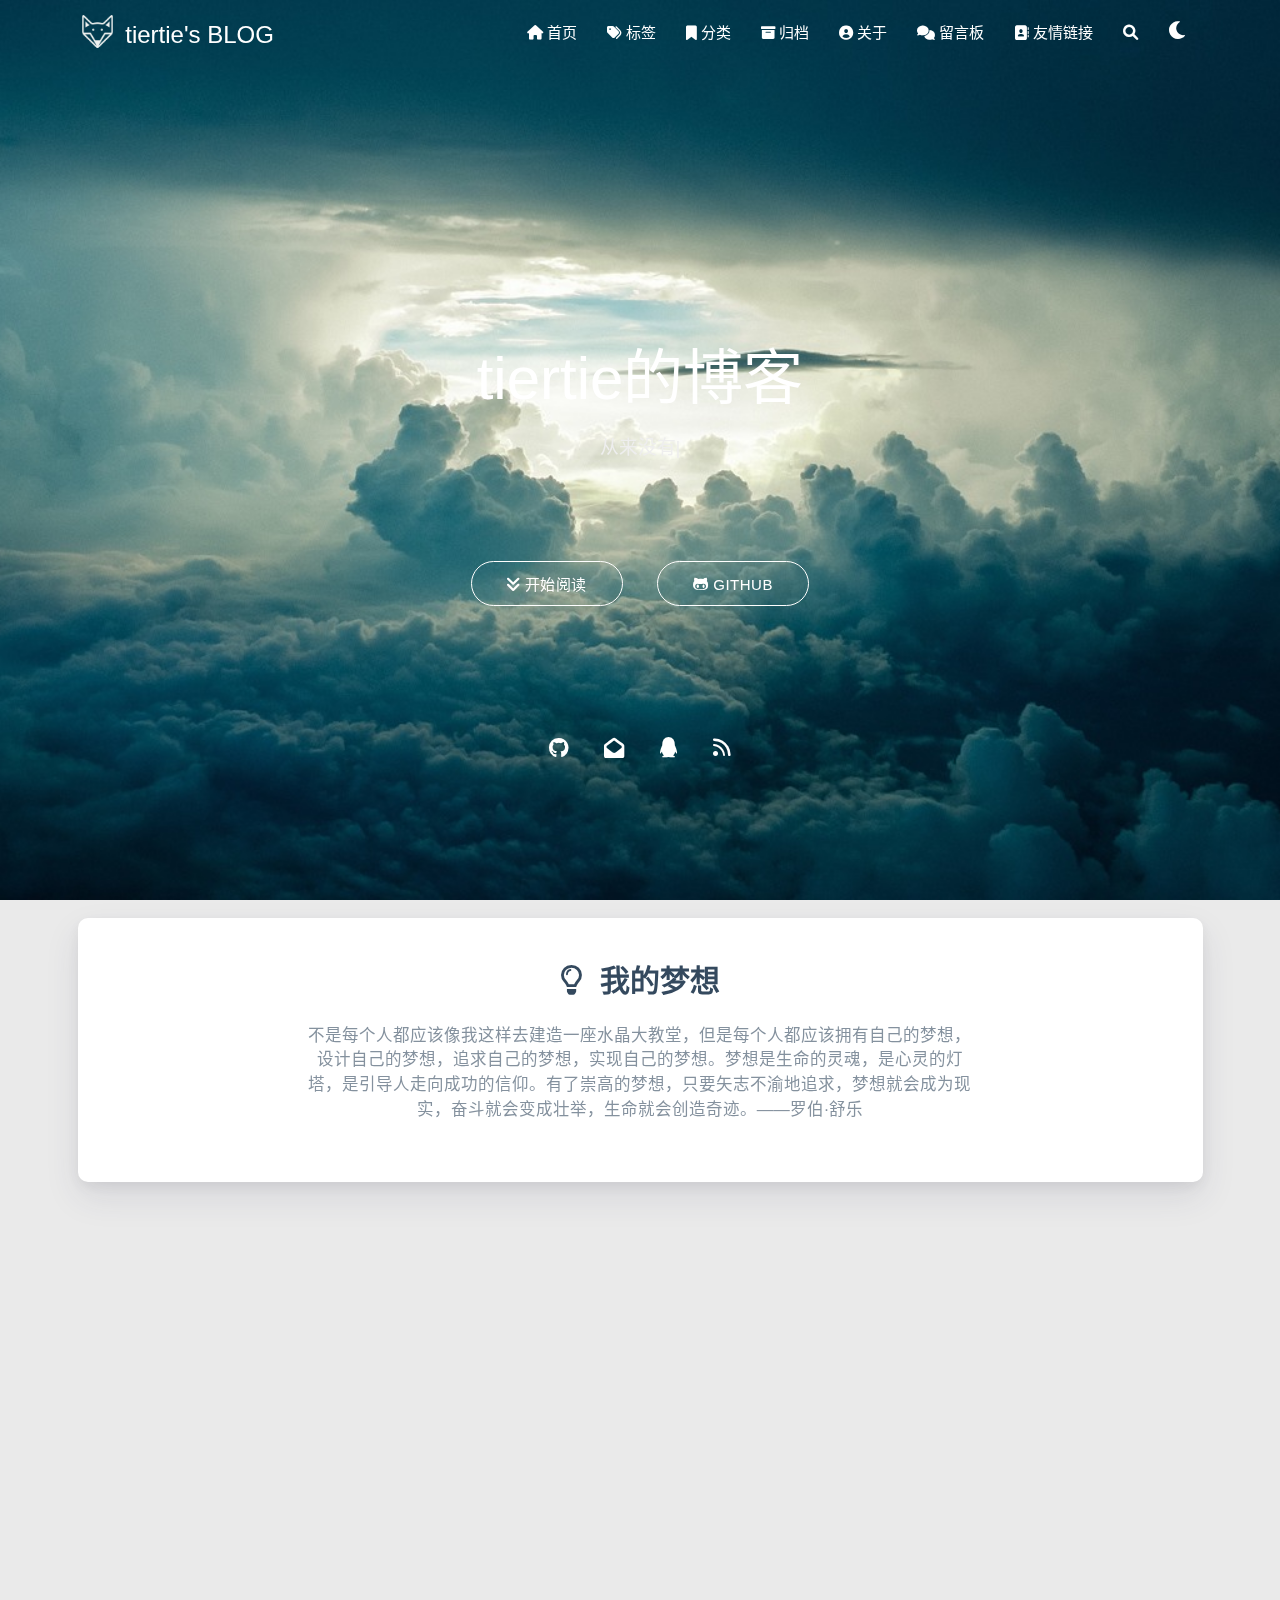
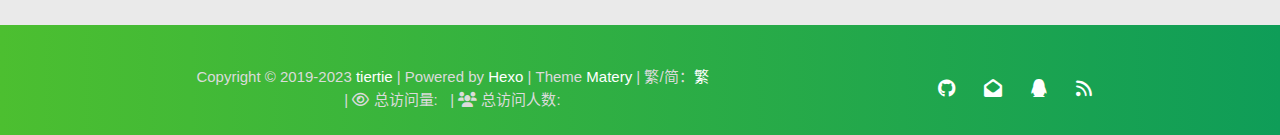
<file: index.html>
<!DOCTYPE HTML>
<html lang="zh-CN">


<head>
    <meta charset="utf-8">
    <meta name="keywords" content="tiertie&#39;s BLOG">
    <meta name="description" content="tiertie&#39;s BLOG">
    <meta http-equiv="X-UA-Compatible" content="IE=edge">
    <meta name="viewport" content="width=device-width, initial-scale=1.0, user-scalable=no">
    <meta name="renderer" content="webkit|ie-stand|ie-comp">
    <meta name="mobile-web-app-capable" content="yes">
    <meta name="format-detection" content="telephone=no">
    <meta name="apple-mobile-web-app-capable" content="yes">
    <meta name="apple-mobile-web-app-status-bar-style" content="black-translucent">
    <meta name="referrer" content="no-referrer-when-downgrade">
    <!-- Global site tag (gtag.js) - Google Analytics -->


    <title>tiertie&#39;s BLOG</title>
    <link rel="icon" type="image/png" href="/favicon.png">
    


    <!-- index cover -->
    <!-- <link rel="stylesheet preload" type="text/css" href="/css/indexcover.css"> -->
    <style>
        .carousel-control {
            width: 45px;
            height: 45px;
            line-height: 55px;
            border-radius: 45px;
            background: transparent;
            cursor: pointer;
            z-index: 100;
        }
        
        #prev-cover {
            position: absolute;
            top: 48%;
            left: 8px;
        }
        
        #next-cover {
            position: absolute;
            top: 48%;
            right: 8px;;
        }
        
        #prev-cover i {
            margin-right: 3px;
        }
        
        #next-cover i {
            margin-left: 3px;
        }
        
        .carousel-control:hover {
            background-color: rgba(0, 0, 0, .4);
        }
        
        .carousel-control i {
            color: #fff;
            font-size: 2.4rem;
        }
    </style>



<link rel="stylesheet" type="text/css" href="/libs/awesome/css/all.min.css">
<link rel="stylesheet" type="text/css" href="/libs/materialize/materialize.min.css">
<link rel="stylesheet" type="text/css" href="/libs/aos/aos.css">
<link rel="stylesheet" type="text/css" href="/libs/animate/animate.min.css">
<link rel="stylesheet" type="text/css" href="/libs/lightGallery/css/lightgallery.min.css">
<link rel="stylesheet" type="text/css" href="/css/matery.css">
<link rel="stylesheet" type="text/css" href="/css/my.css">
<link rel="stylesheet" type="text/css" href="/css/dark.css" media="none" onload="if(media!='all')media='all'">




    <link rel="stylesheet" href="/libs/tocbot/tocbot.css">
    <link rel="stylesheet" href="/css/post.css">






    <script src="/libs/jquery/jquery-3.6.0.min.js"></script>

<meta name="generator" content="Hexo 6.3.0"></head>


<body>
    <header class="navbar-fixed">
    <nav id="headNav" class="bg-color nav-transparent">
        <div id="navContainer" class="nav-wrapper container">
            <div class="brand-logo">
                <a href="/" class="waves-effect waves-light">
                    
                    <img src="/medias/logo.png" class="logo-img" alt="LOGO">
                    
                    <span class="logo-span">tiertie&#39;s BLOG</span>
                </a>
            </div>
            

<a href="#" data-target="mobile-nav" class="sidenav-trigger button-collapse"><i class="fas fa-bars"></i></a>
<ul class="right nav-menu">
  
  <li class="hide-on-med-and-down nav-item">
    
    <a href="/" class="waves-effect waves-light">
      
      <i class="fas fa-home" style="zoom: 0.6;"></i>
      
      <span>首页</span>
    </a>
    
  </li>
  
  <li class="hide-on-med-and-down nav-item">
    
    <a href="/tags" class="waves-effect waves-light">
      
      <i class="fas fa-tags" style="zoom: 0.6;"></i>
      
      <span>标签</span>
    </a>
    
  </li>
  
  <li class="hide-on-med-and-down nav-item">
    
    <a href="/categories" class="waves-effect waves-light">
      
      <i class="fas fa-bookmark" style="zoom: 0.6;"></i>
      
      <span>分类</span>
    </a>
    
  </li>
  
  <li class="hide-on-med-and-down nav-item">
    
    <a href="/archives" class="waves-effect waves-light">
      
      <i class="fas fa-archive" style="zoom: 0.6;"></i>
      
      <span>归档</span>
    </a>
    
  </li>
  
  <li class="hide-on-med-and-down nav-item">
    
    <a href="/about" class="waves-effect waves-light">
      
      <i class="fas fa-user-circle" style="zoom: 0.6;"></i>
      
      <span>关于</span>
    </a>
    
  </li>
  
  <li class="hide-on-med-and-down nav-item">
    
    <a href="/contact" class="waves-effect waves-light">
      
      <i class="fas fa-comments" style="zoom: 0.6;"></i>
      
      <span>留言板</span>
    </a>
    
  </li>
  
  <li class="hide-on-med-and-down nav-item">
    
    <a href="/friends" class="waves-effect waves-light">
      
      <i class="fas fa-address-book" style="zoom: 0.6;"></i>
      
      <span>友情链接</span>
    </a>
    
  </li>
  
  <li>
    <a href="#searchModal" class="modal-trigger waves-effect waves-light">
      <i id="searchIcon" class="fas fa-search" title="搜索" style="zoom: 0.85;"></i>
    </a>
  </li>
  <li>
    <a href="javascript:;" class="waves-effect waves-light" onclick="switchNightMode()" title="深色/浅色模式" >
      <i id="sum-moon-icon" class="fas fa-sun" style="zoom: 0.85;"></i>
    </a>
  </li>
</ul>


<div id="mobile-nav" class="side-nav sidenav">

    <div class="mobile-head bg-color">
        
        <img src="/medias/logo.png" class="logo-img circle responsive-img">
        
        <div class="logo-name">tiertie&#39;s BLOG</div>
        <div class="logo-desc">
            
            Never really desperate, only the lost of the soul.
            
        </div>
    </div>

    <ul class="menu-list mobile-menu-list">
        
        <li class="m-nav-item">
	  
		<a href="/" class="waves-effect waves-light">
			
			    <i class="fa-fw fas fa-home"></i>
			
			首页
		</a>
          
        </li>
        
        <li class="m-nav-item">
	  
		<a href="/tags" class="waves-effect waves-light">
			
			    <i class="fa-fw fas fa-tags"></i>
			
			标签
		</a>
          
        </li>
        
        <li class="m-nav-item">
	  
		<a href="/categories" class="waves-effect waves-light">
			
			    <i class="fa-fw fas fa-bookmark"></i>
			
			分类
		</a>
          
        </li>
        
        <li class="m-nav-item">
	  
		<a href="/archives" class="waves-effect waves-light">
			
			    <i class="fa-fw fas fa-archive"></i>
			
			归档
		</a>
          
        </li>
        
        <li class="m-nav-item">
	  
		<a href="/about" class="waves-effect waves-light">
			
			    <i class="fa-fw fas fa-user-circle"></i>
			
			关于
		</a>
          
        </li>
        
        <li class="m-nav-item">
	  
		<a href="/contact" class="waves-effect waves-light">
			
			    <i class="fa-fw fas fa-comments"></i>
			
			留言板
		</a>
          
        </li>
        
        <li class="m-nav-item">
	  
		<a href="/friends" class="waves-effect waves-light">
			
			    <i class="fa-fw fas fa-address-book"></i>
			
			友情链接
		</a>
          
        </li>
        
        
        <li><div class="divider"></div></li>
        <li>
            <a href="https://github.com/blinkfox/hexo-theme-matery" class="waves-effect waves-light" target="_blank">
                <i class="fab fa-github-square fa-fw"></i>Fork Me
            </a>
        </li>
        
    </ul>
</div>


        </div>

        
            <style>
    .nav-transparent .github-corner {
        display: none !important;
    }

    .github-corner {
        position: absolute;
        z-index: 10;
        top: 0;
        right: 0;
        border: 0;
        transform: scale(1.1);
    }

    .github-corner svg {
        color: #0f9d58;
        fill: #fff;
        height: 64px;
        width: 64px;
    }

    .github-corner:hover .octo-arm {
        animation: a 0.56s ease-in-out;
    }

    .github-corner .octo-arm {
        animation: none;
    }

    @keyframes a {
        0%,
        to {
            transform: rotate(0);
        }
        20%,
        60% {
            transform: rotate(-25deg);
        }
        40%,
        80% {
            transform: rotate(10deg);
        }
    }
</style>

<a href="https://github.com/blinkfox/hexo-theme-matery" class="github-corner tooltipped hide-on-med-and-down" target="_blank"
   data-tooltip="Fork Me" data-position="left" data-delay="50">
    <svg viewBox="0 0 250 250" aria-hidden="true">
        <path d="M0,0 L115,115 L130,115 L142,142 L250,250 L250,0 Z"></path>
        <path d="M128.3,109.0 C113.8,99.7 119.0,89.6 119.0,89.6 C122.0,82.7 120.5,78.6 120.5,78.6 C119.2,72.0 123.4,76.3 123.4,76.3 C127.3,80.9 125.5,87.3 125.5,87.3 C122.9,97.6 130.6,101.9 134.4,103.2"
              fill="currentColor" style="transform-origin: 130px 106px;" class="octo-arm"></path>
        <path d="M115.0,115.0 C114.9,115.1 118.7,116.5 119.8,115.4 L133.7,101.6 C136.9,99.2 139.9,98.4 142.2,98.6 C133.8,88.0 127.5,74.4 143.8,58.0 C148.5,53.4 154.0,51.2 159.7,51.0 C160.3,49.4 163.2,43.6 171.4,40.1 C171.4,40.1 176.1,42.5 178.8,56.2 C183.1,58.6 187.2,61.8 190.9,65.4 C194.5,69.0 197.7,73.2 200.1,77.6 C213.8,80.2 216.3,84.9 216.3,84.9 C212.7,93.1 206.9,96.0 205.4,96.6 C205.1,102.4 203.0,107.8 198.3,112.5 C181.9,128.9 168.3,122.5 157.7,114.1 C157.9,116.9 156.7,120.9 152.7,124.9 L141.0,136.5 C139.8,137.7 141.6,141.9 141.8,141.8 Z"
              fill="currentColor" class="octo-body"></path>
    </svg>
</a>
        
    </nav>

</header>

    


<div class="carousel carousel-slider center index-cover" data-indicators="true" style="margin-top: -64px;">
    

    <div class="carousel-item  white-text bg-cover about-cover">
        <div class="container">
            <div class="row">
    <div class="col s10 offset-s1 m8 offset-m2 l8 offset-l2">
        <div class="brand">
            <div class="title center-align">
                
                tiertie的博客
                
            </div>

            <div class="description center-align">
                
                <span id="subtitle"></span>
                <script src="/libs/typed/typed.js"></script>
                <script>
                    var typed = new Typed("#subtitle", {
                        strings: [ 
                            
                                "从来没有真正的绝境, 只有心灵的迷途",
                            
                                "Never really desperate, only the lost of the soul",
                            
                        ],
                        startDelay: 300,
                        typeSpeed: 100,
                        loop: true,
                        backSpeed: 50,
                        showCursor: true
                    });
                </script>
                
            </div>
        </div>
    </div>
</div>


<script>
    // 每天切换 banner 图.  Switch banner image every day.
    var bannerUrl = "/medias/banner/" + new Date().getDay() + '.jpg';
    $('.bg-cover').css('background-image', 'url(' + bannerUrl + ')');
</script>



            <div class="cover-btns">
                <a href="#indexCard" class="waves-effect waves-light btn">
                    <i class="fa fa-angle-double-down"></i>开始阅读
                </a>

                
                    <a href="https://github.com/blinkfox/hexo-theme-matery" class="waves-effect waves-light btn" target="_blank">
                        <i class="fab fa-github-alt"></i>Github
                    </a>
                
            </div>
            <div class="cover-social-link">
    <a href="https://github.com/tiertie" class="tooltipped" target="_blank" data-tooltip="访问我的GitHub" data-position="top" data-delay="50">
        <i class="fab fa-github"></i>
    </a>



    <a href="mailto:oacyo@qq.com" class="tooltipped" target="_blank" data-tooltip="邮件联系我" data-position="top" data-delay="50">
        <i class="fas fa-envelope-open"></i>
    </a>







    <a href="tencent://AddContact/?fromId=50&fromSubId=1&subcmd=all&uin=1181062873" class="tooltipped" target="_blank" data-tooltip="QQ联系我" data-position="top" data-delay="50">
        <i class="fab fa-qq"></i>
    </a>







    <a href="/atom.xml" class="tooltipped" target="_blank" data-tooltip="RSS 订阅" data-position="top" data-delay="50">
        <i class="fas fa-rss"></i>
    </a>

</div>
        </div>
    </div>

    
</div>

<script>
    $(function () {
        let coverSlider = $('.carousel');

        //用户触摸轮播自动 restartPlay 是否生效
        let initUserPressedOrDraggedActive = false

        //用户触摸轮播自动 restartPlay
        function initUserPressedOrDragged(instance) {
            setInterval(() => {
                if (instance.pressed || instance.dragged) {
                    // console.log('initUserPressedOrDragged: ',instance.pressed,instance.dragged)
                    restartPlay()
                }
            }, 1000)
        }

        coverSlider.carousel({
            duration: Number('120'),
            fullWidth: true,
            indicators: 'true' === 'true',
            onCycleTo() {
                if (!initUserPressedOrDraggedActive) {
                    // console.log('initUserPressedOrDraggedActive')
                    initUserPressedOrDragged(this)
                    initUserPressedOrDraggedActive = true
                }
            },
        })

        let carouselIntervalId;
        
        // Loop to call the next cover article picture.
        let autoCarousel = function () {
            carouselIntervalId = setInterval(function () {
                coverSlider.carousel('next');
            }, 5000);
        };
        autoCarousel();
        

        function restartPlay() {
            
            clearInterval(carouselIntervalId);
            autoCarousel();
            
        };

        
        // prev and next cover post.
        $('#prev-cover').click(function () {
            coverSlider.carousel('prev');
            restartPlay();
        });
        $('#next-cover').click(function () {
            coverSlider.carousel('next');
            restartPlay();
        });
        
    });
</script>



<main class="content">

    
    <div id="indexCard" class="index-card">
        <div class="container ">
            <div class="card">
                <div class="card-content">
                    
                        <div class="dream">
    
    <div class="title center-align">
        <i class="far fa-lightbulb"></i>&nbsp;&nbsp;我的梦想
    </div>
    
    <div class="row">
        <div class="col l8 offset-l2 m10 offset-m1 s10 offset-s1 center-align text">
            不是每个人都应该像我这样去建造一座水晶大教堂，但是每个人都应该拥有自己的梦想，设计自己的梦想，追求自己的梦想，实现自己的梦想。梦想是生命的灵魂，是心灵的灯塔，是引导人走向成功的信仰。有了崇高的梦想，只要矢志不渝地追求，梦想就会成为现实，奋斗就会变成壮举，生命就会创造奇迹。——罗伯·舒乐
        </div>
    </div>
</div>

                    

                    

                    

                    
                    <div id="recommend-sections" class="recommend">
                        



                    </div>
                    
                </div>
            </div>
        </div>
    </div>
    

    

    <!-- 所有文章卡片 -->
    <article id="articles" class="container articles">
        <div class="row article-row">
            
             <!-- 隐藏某个文章 -->
            <div class="article col s12 m6 l4" data-aos="zoom-in">
                <div class="card">
                    <a href="/2023/04/01/bo-ke-da-jian/">
                        <div class="card-image">
                            
                            
                            <img src="/medias/featureimages/21.jpg" class="responsive-img" alt="博客搭建">
                            
                            <span class="card-title">博客搭建</span>
                        </div>
                    </a>

                    <div class="card-content article-content">
                        <div class="summary block-with-text">
                            
                                博客框架和主题一开始我选择的是Jekyll框架，因为觉得它主题比较丰富，生态也比较完善，但后来发现网上Hexo的博客教程非常详细（没办法，他给的实在太多了），为了以后少踩一些坑，还是转到了Hexo～
博客主题主题选了很久（学长说得没错，选主
                            
                        </div>
                        <div class="publish-info">
                            <span class="publish-date">
                                <i class="far fa-clock fa-fw icon-date"></i>2023-04-01
                            </span>
                            <span class="publish-author">
                                
                                <i class="fas fa-user fa-fw"></i>
                                tiertie
                                
                            </span>
                        </div>
                    </div>

                    
                </div>
            </div>
              <!-- 隐藏某个文章 -->
            
        </div>
    </article>

</main>




    <footer class="page-footer bg-color">
    
        <link rel="stylesheet" href="/libs/aplayer/APlayer.min.css">
<style>
    .aplayer .aplayer-lrc p {
        
        display: none;
        
        font-size: 12px;
        font-weight: 700;
        line-height: 16px !important;
    }

    .aplayer .aplayer-lrc p.aplayer-lrc-current {
        
        display: none;
        
        font-size: 15px;
        color: #42b983;
    }

    
    .aplayer.aplayer-fixed.aplayer-narrow .aplayer-body {
        left: -66px !important;
    }

    .aplayer.aplayer-fixed.aplayer-narrow .aplayer-body:hover {
        left: 0px !important;
    }

    
</style>
<div class="">
    
    <div class="row">
        <meting-js class="col l8 offset-l2 m10 offset-m1 s12"
                   server="tencent"
                   type="playlist"
                   id="002U5gDr3RvuaD"
                   fixed='true'
                   autoplay='false'
                   theme='#42b983'
                   loop='all'
                   order='list'
                   preload='auto'
                   volume='0.7'
                   list-folded='true'
        >
        </meting-js>
    </div>
</div>

<script src="/libs/aplayer/APlayer.min.js"></script>
<script src="/libs/aplayer/Meting.min.js"></script>

    

    <div class="container row center-align"
         style="margin-bottom: 0px !important;">
        <div class="col s12 m8 l8 copy-right">
            Copyright&nbsp;&copy;
            
                <span id="year">2019-2023</span>
            
            <a href="/about" target="_blank">tiertie</a>
            |&nbsp;Powered by&nbsp;<a href="https://hexo.io/" target="_blank">Hexo</a>
            |&nbsp;Theme&nbsp;<a href="https://github.com/blinkfox/hexo-theme-matery" target="_blank">Matery</a>
            
                <span id="translate">|&nbsp;繁/简：</span><a id="translateLink" href="javascript:translatePage();">繁</a>
            
            <br>
            
            
            
                
            
            
                <span id="busuanzi_container_site_pv">
                &nbsp;|&nbsp;<i class="far fa-eye"></i>&nbsp;总访问量:&nbsp;
                    <span id="busuanzi_value_site_pv" class="white-color"></span>
            </span>
            
            
                <span id="busuanzi_container_site_uv">
                &nbsp;|&nbsp;<i class="fas fa-users"></i>&nbsp;总访问人数:&nbsp;
                    <span id="busuanzi_value_site_uv" class="white-color"></span>
            </span>
            
            <br>

            <!-- 运行天数提醒. -->
            
            <br>
            
        </div>
        <div class="col s12 m4 l4 social-link social-statis">
    <a href="https://github.com/tiertie" class="tooltipped" target="_blank" data-tooltip="访问我的GitHub" data-position="top" data-delay="50">
        <i class="fab fa-github"></i>
    </a>



    <a href="mailto:oacyo@qq.com" class="tooltipped" target="_blank" data-tooltip="邮件联系我" data-position="top" data-delay="50">
        <i class="fas fa-envelope-open"></i>
    </a>







    <a href="tencent://AddContact/?fromId=50&fromSubId=1&subcmd=all&uin=1181062873" class="tooltipped" target="_blank" data-tooltip="QQ联系我" data-position="top" data-delay="50">
        <i class="fab fa-qq"></i>
    </a>







    <a href="/atom.xml" class="tooltipped" target="_blank" data-tooltip="RSS 订阅" data-position="top" data-delay="50">
        <i class="fas fa-rss"></i>
    </a>

</div>
    </div>
</footer>

<div class="progress-bar"></div>


    <!-- 搜索遮罩框 -->
<div id="searchModal" class="modal">
    <div class="modal-content">
        <div class="search-header">
            <span class="title"><i class="fas fa-search"></i>&nbsp;&nbsp;搜索</span>
            <input type="search" id="searchInput" name="s" placeholder="请输入搜索的关键字"
                   class="search-input">
        </div>
        <div id="searchResult"></div>
    </div>
</div>

<script type="text/javascript">
$(function () {
    var searchFunc = function (path, search_id, content_id) {
        'use strict';
        $.ajax({
            url: path,
            dataType: "xml",
            success: function (xmlResponse) {
                // get the contents from search data
                var datas = $("entry", xmlResponse).map(function () {
                    return {
                        title: $("title", this).text(),
                        content: $("content", this).text(),
                        url: $("url", this).text()
                    };
                }).get();
                var $input = document.getElementById(search_id);
                var $resultContent = document.getElementById(content_id);
                $input.addEventListener('input', function () {
                    var str = '<ul class=\"search-result-list\">';
                    var keywords = this.value.trim().toLowerCase().split(/[\s\-]+/);
                    $resultContent.innerHTML = "";
                    if (this.value.trim().length <= 0) {
                        return;
                    }
                    // perform local searching
                    datas.forEach(function (data) {
                        var isMatch = true;
                        var data_title = data.title.trim().toLowerCase();
                        var data_content = data.content.trim().replace(/<[^>]+>/g, "").toLowerCase();
                        var data_url = data.url;
                        data_url = data_url.indexOf('/') === 0 ? data.url : '/' + data_url;
                        var index_title = -1;
                        var index_content = -1;
                        var first_occur = -1;
                        // only match artiles with not empty titles and contents
                        if (data_title !== '' && data_content !== '') {
                            keywords.forEach(function (keyword, i) {
                                index_title = data_title.indexOf(keyword);
                                index_content = data_content.indexOf(keyword);
                                if (index_title < 0 && index_content < 0) {
                                    isMatch = false;
                                } else {
                                    if (index_content < 0) {
                                        index_content = 0;
                                    }
                                    if (i === 0) {
                                        first_occur = index_content;
                                    }
                                }
                            });
                        }
                        // show search results
                        if (isMatch) {
                            str += "<li><a href='" + data_url + "' class='search-result-title'>" + data_title + "</a>";
                            var content = data.content.trim().replace(/<[^>]+>/g, "");
                            if (first_occur >= 0) {
                                // cut out 100 characters
                                var start = first_occur - 20;
                                var end = first_occur + 80;
                                if (start < 0) {
                                    start = 0;
                                }
                                if (start === 0) {
                                    end = 100;
                                }
                                if (end > content.length) {
                                    end = content.length;
                                }
                                var match_content = content.substr(start, end);
                                // highlight all keywords
                                keywords.forEach(function (keyword) {
                                    var regS = new RegExp(keyword, "gi");
                                    match_content = match_content.replace(regS, "<em class=\"search-keyword\">" + keyword + "</em>");
                                });

                                str += "<p class=\"search-result\">" + match_content + "...</p>"
                            }
                            str += "</li>";
                        }
                    });
                    str += "</ul>";
                    $resultContent.innerHTML = str;
                });
            }
        });
    };

    searchFunc('/search.xml', 'searchInput', 'searchResult');
});
</script>

    <!-- 白天和黑夜主题 -->
<div class="stars-con">
    <div id="stars"></div>
    <div id="stars2"></div>
    <div id="stars3"></div>  
</div>

<script>
    function switchNightMode() {
        $('<div class="Cuteen_DarkSky"><div class="Cuteen_DarkPlanet"></div></div>').appendTo($('body')),
        setTimeout(function () {
            $('body').hasClass('DarkMode') 
            ? ($('body').removeClass('DarkMode'), localStorage.setItem('isDark', '0'), $('#sum-moon-icon').removeClass("fa-sun").addClass('fa-moon')) 
            : ($('body').addClass('DarkMode'), localStorage.setItem('isDark', '1'), $('#sum-moon-icon').addClass("fa-sun").removeClass('fa-moon')),
            
            setTimeout(function () {
            $('.Cuteen_DarkSky').fadeOut(1e3, function () {
                $(this).remove()
            })
            }, 2e3)
        })
    }
</script>

    <!-- 回到顶部按钮 -->
<div id="backTop" class="top-scroll">
    <a class="btn-floating btn-large waves-effect waves-light" href="#!">
        <i class="fas fa-arrow-up"></i>
    </a>
</div>


    <script src="/libs/materialize/materialize.min.js"></script>
    <script src="/libs/masonry/masonry.pkgd.min.js"></script>
    <script src="/libs/aos/aos.js"></script>
    <script src="/libs/scrollprogress/scrollProgress.min.js"></script>
    <script src="/libs/lightGallery/js/lightgallery-all.min.js"></script>
    <script src="/js/matery.js"></script>

    

    
        <script type="text/javascript" src="/js/tw_cn.js"></script>
        <script type="text/javascript">
          var defaultEncoding = 2; //网站编写字体是否繁体，1-繁体，2-简体
          var translateDelay = 0; //延迟时间,若不在前, 要设定延迟翻译时间, 如100表示100ms,默认为0
          var cookieDomain = "http://tiertie.github.io"; //Cookie地址, 一定要设定, 通常为你的网址
          var msgToTraditionalChinese = "繁"; //此处可以更改为你想要显示的文字
          var msgToSimplifiedChinese = "简"; //同上，但两处均不建议更改
          var translateButtonId = "translateLink"; //默认互换id
          translateInitilization();
        </script>
    
    
    

    <!-- 雪花特效 -->
    

    <!-- 鼠标星星特效 -->
    

     
        <script src="https://ssl.captcha.qq.com/TCaptcha.js"></script>
        <script src="/libs/others/TencentCaptcha.js"></script>
        <button id="TencentCaptcha" data-appid="xxxxxxxxxx" data-cbfn="callback" type="button" hidden></button>
    

    <!-- Baidu Analytics -->

    <!-- Baidu Push -->

<script>
    (function () {
        var bp = document.createElement('script');
        var curProtocol = window.location.protocol.split(':')[0];
        if (curProtocol === 'https') {
            bp.src = 'https://zz.bdstatic.com/linksubmit/push.js';
        } else {
            bp.src = 'http://push.zhanzhang.baidu.com/push.js';
        }
        var s = document.getElementsByTagName("script")[0];
        s.parentNode.insertBefore(bp, s);
    })();
</script>

    
    <script src="/libs/others/clicklove.js" async="async"></script>
    
    
    <script async src="/libs/others/busuanzi.pure.mini.js"></script>
    

    

    

    <!--腾讯兔小巢-->
    
    

    

    

    
    <script src="/libs/instantpage/instantpage.js" type="module"></script>
    

</body>

</html>
</file>
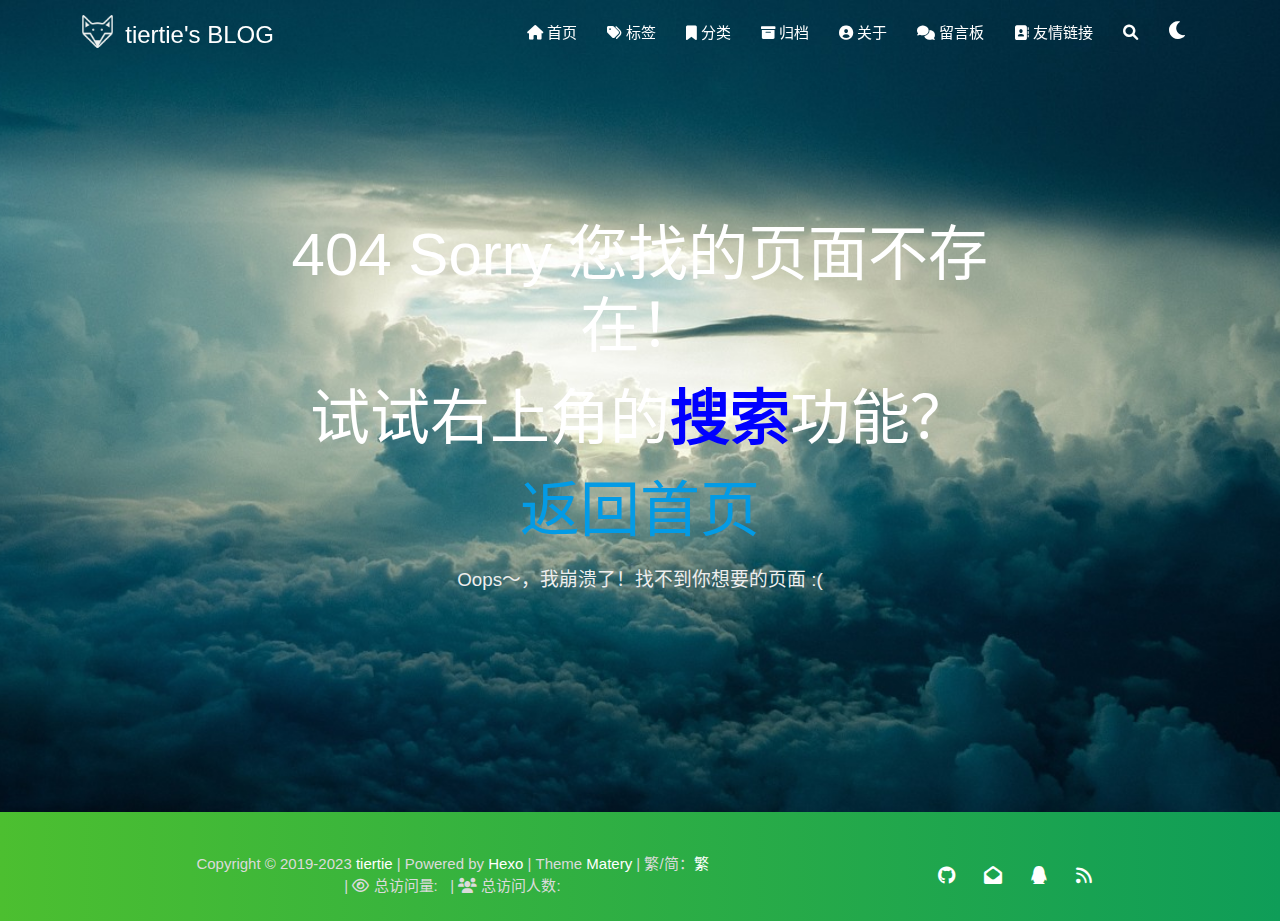
<file: 404/index.html>
<!DOCTYPE HTML>
<html lang="zh-CN">


<head>
    <meta charset="utf-8">
    <meta name="keywords" content="404, tiertie&#39;s BLOG">
    <meta name="description" content="tiertie&#39;s BLOG">
    <meta http-equiv="X-UA-Compatible" content="IE=edge">
    <meta name="viewport" content="width=device-width, initial-scale=1.0, user-scalable=no">
    <meta name="renderer" content="webkit|ie-stand|ie-comp">
    <meta name="mobile-web-app-capable" content="yes">
    <meta name="format-detection" content="telephone=no">
    <meta name="apple-mobile-web-app-capable" content="yes">
    <meta name="apple-mobile-web-app-status-bar-style" content="black-translucent">
    <meta name="referrer" content="no-referrer-when-downgrade">
    <!-- Global site tag (gtag.js) - Google Analytics -->


    <title>404 | tiertie&#39;s BLOG</title>
    <link rel="icon" type="image/png" href="/favicon.png">
    


    <!-- bg-cover style     -->



<link rel="stylesheet" type="text/css" href="/libs/awesome/css/all.min.css">
<link rel="stylesheet" type="text/css" href="/libs/materialize/materialize.min.css">
<link rel="stylesheet" type="text/css" href="/libs/aos/aos.css">
<link rel="stylesheet" type="text/css" href="/libs/animate/animate.min.css">
<link rel="stylesheet" type="text/css" href="/libs/lightGallery/css/lightgallery.min.css">
<link rel="stylesheet" type="text/css" href="/css/matery.css">
<link rel="stylesheet" type="text/css" href="/css/my.css">
<link rel="stylesheet" type="text/css" href="/css/dark.css" media="none" onload="if(media!='all')media='all'">




    <link rel="stylesheet" href="/libs/tocbot/tocbot.css">
    <link rel="stylesheet" href="/css/post.css">




    
        <link rel="stylesheet" type="text/css" href="/css/reward.css">
    



    <script src="/libs/jquery/jquery-3.6.0.min.js"></script>

<meta name="generator" content="Hexo 6.3.0"></head>


<body>
    <header class="navbar-fixed">
    <nav id="headNav" class="bg-color nav-transparent">
        <div id="navContainer" class="nav-wrapper container">
            <div class="brand-logo">
                <a href="/" class="waves-effect waves-light">
                    
                    <img src="/medias/logo.png" class="logo-img" alt="LOGO">
                    
                    <span class="logo-span">tiertie&#39;s BLOG</span>
                </a>
            </div>
            

<a href="#" data-target="mobile-nav" class="sidenav-trigger button-collapse"><i class="fas fa-bars"></i></a>
<ul class="right nav-menu">
  
  <li class="hide-on-med-and-down nav-item">
    
    <a href="/" class="waves-effect waves-light">
      
      <i class="fas fa-home" style="zoom: 0.6;"></i>
      
      <span>首页</span>
    </a>
    
  </li>
  
  <li class="hide-on-med-and-down nav-item">
    
    <a href="/tags" class="waves-effect waves-light">
      
      <i class="fas fa-tags" style="zoom: 0.6;"></i>
      
      <span>标签</span>
    </a>
    
  </li>
  
  <li class="hide-on-med-and-down nav-item">
    
    <a href="/categories" class="waves-effect waves-light">
      
      <i class="fas fa-bookmark" style="zoom: 0.6;"></i>
      
      <span>分类</span>
    </a>
    
  </li>
  
  <li class="hide-on-med-and-down nav-item">
    
    <a href="/archives" class="waves-effect waves-light">
      
      <i class="fas fa-archive" style="zoom: 0.6;"></i>
      
      <span>归档</span>
    </a>
    
  </li>
  
  <li class="hide-on-med-and-down nav-item">
    
    <a href="/about" class="waves-effect waves-light">
      
      <i class="fas fa-user-circle" style="zoom: 0.6;"></i>
      
      <span>关于</span>
    </a>
    
  </li>
  
  <li class="hide-on-med-and-down nav-item">
    
    <a href="/contact" class="waves-effect waves-light">
      
      <i class="fas fa-comments" style="zoom: 0.6;"></i>
      
      <span>留言板</span>
    </a>
    
  </li>
  
  <li class="hide-on-med-and-down nav-item">
    
    <a href="/friends" class="waves-effect waves-light">
      
      <i class="fas fa-address-book" style="zoom: 0.6;"></i>
      
      <span>友情链接</span>
    </a>
    
  </li>
  
  <li>
    <a href="#searchModal" class="modal-trigger waves-effect waves-light">
      <i id="searchIcon" class="fas fa-search" title="搜索" style="zoom: 0.85;"></i>
    </a>
  </li>
  <li>
    <a href="javascript:;" class="waves-effect waves-light" onclick="switchNightMode()" title="深色/浅色模式" >
      <i id="sum-moon-icon" class="fas fa-sun" style="zoom: 0.85;"></i>
    </a>
  </li>
</ul>


<div id="mobile-nav" class="side-nav sidenav">

    <div class="mobile-head bg-color">
        
        <img src="/medias/logo.png" class="logo-img circle responsive-img">
        
        <div class="logo-name">tiertie&#39;s BLOG</div>
        <div class="logo-desc">
            
            Never really desperate, only the lost of the soul.
            
        </div>
    </div>

    <ul class="menu-list mobile-menu-list">
        
        <li class="m-nav-item">
	  
		<a href="/" class="waves-effect waves-light">
			
			    <i class="fa-fw fas fa-home"></i>
			
			首页
		</a>
          
        </li>
        
        <li class="m-nav-item">
	  
		<a href="/tags" class="waves-effect waves-light">
			
			    <i class="fa-fw fas fa-tags"></i>
			
			标签
		</a>
          
        </li>
        
        <li class="m-nav-item">
	  
		<a href="/categories" class="waves-effect waves-light">
			
			    <i class="fa-fw fas fa-bookmark"></i>
			
			分类
		</a>
          
        </li>
        
        <li class="m-nav-item">
	  
		<a href="/archives" class="waves-effect waves-light">
			
			    <i class="fa-fw fas fa-archive"></i>
			
			归档
		</a>
          
        </li>
        
        <li class="m-nav-item">
	  
		<a href="/about" class="waves-effect waves-light">
			
			    <i class="fa-fw fas fa-user-circle"></i>
			
			关于
		</a>
          
        </li>
        
        <li class="m-nav-item">
	  
		<a href="/contact" class="waves-effect waves-light">
			
			    <i class="fa-fw fas fa-comments"></i>
			
			留言板
		</a>
          
        </li>
        
        <li class="m-nav-item">
	  
		<a href="/friends" class="waves-effect waves-light">
			
			    <i class="fa-fw fas fa-address-book"></i>
			
			友情链接
		</a>
          
        </li>
        
        
        <li><div class="divider"></div></li>
        <li>
            <a href="https://github.com/blinkfox/hexo-theme-matery" class="waves-effect waves-light" target="_blank">
                <i class="fab fa-github-square fa-fw"></i>Fork Me
            </a>
        </li>
        
    </ul>
</div>


        </div>

        
            <style>
    .nav-transparent .github-corner {
        display: none !important;
    }

    .github-corner {
        position: absolute;
        z-index: 10;
        top: 0;
        right: 0;
        border: 0;
        transform: scale(1.1);
    }

    .github-corner svg {
        color: #0f9d58;
        fill: #fff;
        height: 64px;
        width: 64px;
    }

    .github-corner:hover .octo-arm {
        animation: a 0.56s ease-in-out;
    }

    .github-corner .octo-arm {
        animation: none;
    }

    @keyframes a {
        0%,
        to {
            transform: rotate(0);
        }
        20%,
        60% {
            transform: rotate(-25deg);
        }
        40%,
        80% {
            transform: rotate(10deg);
        }
    }
</style>

<a href="https://github.com/blinkfox/hexo-theme-matery" class="github-corner tooltipped hide-on-med-and-down" target="_blank"
   data-tooltip="Fork Me" data-position="left" data-delay="50">
    <svg viewBox="0 0 250 250" aria-hidden="true">
        <path d="M0,0 L115,115 L130,115 L142,142 L250,250 L250,0 Z"></path>
        <path d="M128.3,109.0 C113.8,99.7 119.0,89.6 119.0,89.6 C122.0,82.7 120.5,78.6 120.5,78.6 C119.2,72.0 123.4,76.3 123.4,76.3 C127.3,80.9 125.5,87.3 125.5,87.3 C122.9,97.6 130.6,101.9 134.4,103.2"
              fill="currentColor" style="transform-origin: 130px 106px;" class="octo-arm"></path>
        <path d="M115.0,115.0 C114.9,115.1 118.7,116.5 119.8,115.4 L133.7,101.6 C136.9,99.2 139.9,98.4 142.2,98.6 C133.8,88.0 127.5,74.4 143.8,58.0 C148.5,53.4 154.0,51.2 159.7,51.0 C160.3,49.4 163.2,43.6 171.4,40.1 C171.4,40.1 176.1,42.5 178.8,56.2 C183.1,58.6 187.2,61.8 190.9,65.4 C194.5,69.0 197.7,73.2 200.1,77.6 C213.8,80.2 216.3,84.9 216.3,84.9 C212.7,93.1 206.9,96.0 205.4,96.6 C205.1,102.4 203.0,107.8 198.3,112.5 C181.9,128.9 168.3,122.5 157.7,114.1 C157.9,116.9 156.7,120.9 152.7,124.9 L141.0,136.5 C139.8,137.7 141.6,141.9 141.8,141.8 Z"
              fill="currentColor" class="octo-body"></path>
    </svg>
</a>
        
    </nav>

</header>

    <style type="text/css">
    /* don't remove. */
    .about-cover {
        height: 90.2vh;
    }
</style>
<div class="bg-cover pd-header about-cover">
    <div class="container">
        <div class="row">
            <div class="col s10 offset-s1 m8 offset-m2 l8 offset-l2">
                <div class="brand">
                    <div class="title center-align">
                        404 Sorry 您找的页面不存在！
                    </div>
                    <div class="title center-align">
                        试试右上角的<span style="color:blue;font-weight:bold">搜索</span>功能？
                    </div>
                    <div class="title center-align">
                        <a href="/" target="_blank">返回首页</a>
                    </div>
                    <div class="description center-align">
                        Oops～，我崩溃了！找不到你想要的页面 :(
                    </div>
                </div>
            </div>
        </div>
    </div>
</div>


    <script>
        // 每天切换 banner 图.  Switch banner image every day.
        var bannerUrl = "/medias/banner/" + new Date().getDay() + '.jpg';
        $('.bg-cover').css('background-image', 'url(' + bannerUrl + ')');
    </script>



    <footer class="page-footer bg-color">
    
        <link rel="stylesheet" href="/libs/aplayer/APlayer.min.css">
<style>
    .aplayer .aplayer-lrc p {
        
        display: none;
        
        font-size: 12px;
        font-weight: 700;
        line-height: 16px !important;
    }

    .aplayer .aplayer-lrc p.aplayer-lrc-current {
        
        display: none;
        
        font-size: 15px;
        color: #42b983;
    }

    
    .aplayer.aplayer-fixed.aplayer-narrow .aplayer-body {
        left: -66px !important;
    }

    .aplayer.aplayer-fixed.aplayer-narrow .aplayer-body:hover {
        left: 0px !important;
    }

    
</style>
<div class="">
    
    <div class="row">
        <meting-js class="col l8 offset-l2 m10 offset-m1 s12"
                   server="tencent"
                   type="playlist"
                   id="002U5gDr3RvuaD"
                   fixed='true'
                   autoplay='false'
                   theme='#42b983'
                   loop='all'
                   order='list'
                   preload='auto'
                   volume='0.7'
                   list-folded='true'
        >
        </meting-js>
    </div>
</div>

<script src="/libs/aplayer/APlayer.min.js"></script>
<script src="/libs/aplayer/Meting.min.js"></script>

    

    <div class="container row center-align"
         style="margin-bottom: 0px !important;">
        <div class="col s12 m8 l8 copy-right">
            Copyright&nbsp;&copy;
            
                <span id="year">2019-2023</span>
            
            <a href="/about" target="_blank">tiertie</a>
            |&nbsp;Powered by&nbsp;<a href="https://hexo.io/" target="_blank">Hexo</a>
            |&nbsp;Theme&nbsp;<a href="https://github.com/blinkfox/hexo-theme-matery" target="_blank">Matery</a>
            
                <span id="translate">|&nbsp;繁/简：</span><a id="translateLink" href="javascript:translatePage();">繁</a>
            
            <br>
            
            
            
                
            
            
                <span id="busuanzi_container_site_pv">
                &nbsp;|&nbsp;<i class="far fa-eye"></i>&nbsp;总访问量:&nbsp;
                    <span id="busuanzi_value_site_pv" class="white-color"></span>
            </span>
            
            
                <span id="busuanzi_container_site_uv">
                &nbsp;|&nbsp;<i class="fas fa-users"></i>&nbsp;总访问人数:&nbsp;
                    <span id="busuanzi_value_site_uv" class="white-color"></span>
            </span>
            
            <br>

            <!-- 运行天数提醒. -->
            
            <br>
            
        </div>
        <div class="col s12 m4 l4 social-link social-statis">
    <a href="https://github.com/tiertie" class="tooltipped" target="_blank" data-tooltip="访问我的GitHub" data-position="top" data-delay="50">
        <i class="fab fa-github"></i>
    </a>



    <a href="mailto:oacyo@qq.com" class="tooltipped" target="_blank" data-tooltip="邮件联系我" data-position="top" data-delay="50">
        <i class="fas fa-envelope-open"></i>
    </a>







    <a href="tencent://AddContact/?fromId=50&fromSubId=1&subcmd=all&uin=1181062873" class="tooltipped" target="_blank" data-tooltip="QQ联系我" data-position="top" data-delay="50">
        <i class="fab fa-qq"></i>
    </a>







    <a href="/atom.xml" class="tooltipped" target="_blank" data-tooltip="RSS 订阅" data-position="top" data-delay="50">
        <i class="fas fa-rss"></i>
    </a>

</div>
    </div>
</footer>

<div class="progress-bar"></div>


    <!-- 搜索遮罩框 -->
<div id="searchModal" class="modal">
    <div class="modal-content">
        <div class="search-header">
            <span class="title"><i class="fas fa-search"></i>&nbsp;&nbsp;搜索</span>
            <input type="search" id="searchInput" name="s" placeholder="请输入搜索的关键字"
                   class="search-input">
        </div>
        <div id="searchResult"></div>
    </div>
</div>

<script type="text/javascript">
$(function () {
    var searchFunc = function (path, search_id, content_id) {
        'use strict';
        $.ajax({
            url: path,
            dataType: "xml",
            success: function (xmlResponse) {
                // get the contents from search data
                var datas = $("entry", xmlResponse).map(function () {
                    return {
                        title: $("title", this).text(),
                        content: $("content", this).text(),
                        url: $("url", this).text()
                    };
                }).get();
                var $input = document.getElementById(search_id);
                var $resultContent = document.getElementById(content_id);
                $input.addEventListener('input', function () {
                    var str = '<ul class=\"search-result-list\">';
                    var keywords = this.value.trim().toLowerCase().split(/[\s\-]+/);
                    $resultContent.innerHTML = "";
                    if (this.value.trim().length <= 0) {
                        return;
                    }
                    // perform local searching
                    datas.forEach(function (data) {
                        var isMatch = true;
                        var data_title = data.title.trim().toLowerCase();
                        var data_content = data.content.trim().replace(/<[^>]+>/g, "").toLowerCase();
                        var data_url = data.url;
                        data_url = data_url.indexOf('/') === 0 ? data.url : '/' + data_url;
                        var index_title = -1;
                        var index_content = -1;
                        var first_occur = -1;
                        // only match artiles with not empty titles and contents
                        if (data_title !== '' && data_content !== '') {
                            keywords.forEach(function (keyword, i) {
                                index_title = data_title.indexOf(keyword);
                                index_content = data_content.indexOf(keyword);
                                if (index_title < 0 && index_content < 0) {
                                    isMatch = false;
                                } else {
                                    if (index_content < 0) {
                                        index_content = 0;
                                    }
                                    if (i === 0) {
                                        first_occur = index_content;
                                    }
                                }
                            });
                        }
                        // show search results
                        if (isMatch) {
                            str += "<li><a href='" + data_url + "' class='search-result-title'>" + data_title + "</a>";
                            var content = data.content.trim().replace(/<[^>]+>/g, "");
                            if (first_occur >= 0) {
                                // cut out 100 characters
                                var start = first_occur - 20;
                                var end = first_occur + 80;
                                if (start < 0) {
                                    start = 0;
                                }
                                if (start === 0) {
                                    end = 100;
                                }
                                if (end > content.length) {
                                    end = content.length;
                                }
                                var match_content = content.substr(start, end);
                                // highlight all keywords
                                keywords.forEach(function (keyword) {
                                    var regS = new RegExp(keyword, "gi");
                                    match_content = match_content.replace(regS, "<em class=\"search-keyword\">" + keyword + "</em>");
                                });

                                str += "<p class=\"search-result\">" + match_content + "...</p>"
                            }
                            str += "</li>";
                        }
                    });
                    str += "</ul>";
                    $resultContent.innerHTML = str;
                });
            }
        });
    };

    searchFunc('/search.xml', 'searchInput', 'searchResult');
});
</script>

    <!-- 白天和黑夜主题 -->
<div class="stars-con">
    <div id="stars"></div>
    <div id="stars2"></div>
    <div id="stars3"></div>  
</div>

<script>
    function switchNightMode() {
        $('<div class="Cuteen_DarkSky"><div class="Cuteen_DarkPlanet"></div></div>').appendTo($('body')),
        setTimeout(function () {
            $('body').hasClass('DarkMode') 
            ? ($('body').removeClass('DarkMode'), localStorage.setItem('isDark', '0'), $('#sum-moon-icon').removeClass("fa-sun").addClass('fa-moon')) 
            : ($('body').addClass('DarkMode'), localStorage.setItem('isDark', '1'), $('#sum-moon-icon').addClass("fa-sun").removeClass('fa-moon')),
            
            setTimeout(function () {
            $('.Cuteen_DarkSky').fadeOut(1e3, function () {
                $(this).remove()
            })
            }, 2e3)
        })
    }
</script>

    <!-- 回到顶部按钮 -->
<div id="backTop" class="top-scroll">
    <a class="btn-floating btn-large waves-effect waves-light" href="#!">
        <i class="fas fa-arrow-up"></i>
    </a>
</div>


    <script src="/libs/materialize/materialize.min.js"></script>
    <script src="/libs/masonry/masonry.pkgd.min.js"></script>
    <script src="/libs/aos/aos.js"></script>
    <script src="/libs/scrollprogress/scrollProgress.min.js"></script>
    <script src="/libs/lightGallery/js/lightgallery-all.min.js"></script>
    <script src="/js/matery.js"></script>

    

    
        <script type="text/javascript" src="/js/tw_cn.js"></script>
        <script type="text/javascript">
          var defaultEncoding = 2; //网站编写字体是否繁体，1-繁体，2-简体
          var translateDelay = 0; //延迟时间,若不在前, 要设定延迟翻译时间, 如100表示100ms,默认为0
          var cookieDomain = "http://tiertie.github.io"; //Cookie地址, 一定要设定, 通常为你的网址
          var msgToTraditionalChinese = "繁"; //此处可以更改为你想要显示的文字
          var msgToSimplifiedChinese = "简"; //同上，但两处均不建议更改
          var translateButtonId = "translateLink"; //默认互换id
          translateInitilization();
        </script>
    
    
    

    <!-- 雪花特效 -->
    

    <!-- 鼠标星星特效 -->
    

     
        <script src="https://ssl.captcha.qq.com/TCaptcha.js"></script>
        <script src="/libs/others/TencentCaptcha.js"></script>
        <button id="TencentCaptcha" data-appid="xxxxxxxxxx" data-cbfn="callback" type="button" hidden></button>
    

    <!-- Baidu Analytics -->

    <!-- Baidu Push -->

<script>
    (function () {
        var bp = document.createElement('script');
        var curProtocol = window.location.protocol.split(':')[0];
        if (curProtocol === 'https') {
            bp.src = 'https://zz.bdstatic.com/linksubmit/push.js';
        } else {
            bp.src = 'http://push.zhanzhang.baidu.com/push.js';
        }
        var s = document.getElementsByTagName("script")[0];
        s.parentNode.insertBefore(bp, s);
    })();
</script>

    
    <script src="/libs/others/clicklove.js" async="async"></script>
    
    
    <script async src="/libs/others/busuanzi.pure.mini.js"></script>
    

    

    

    <!--腾讯兔小巢-->
    
    

    

    

    
    <script src="/libs/instantpage/instantpage.js" type="module"></script>
    

</body>

</html>
</file>
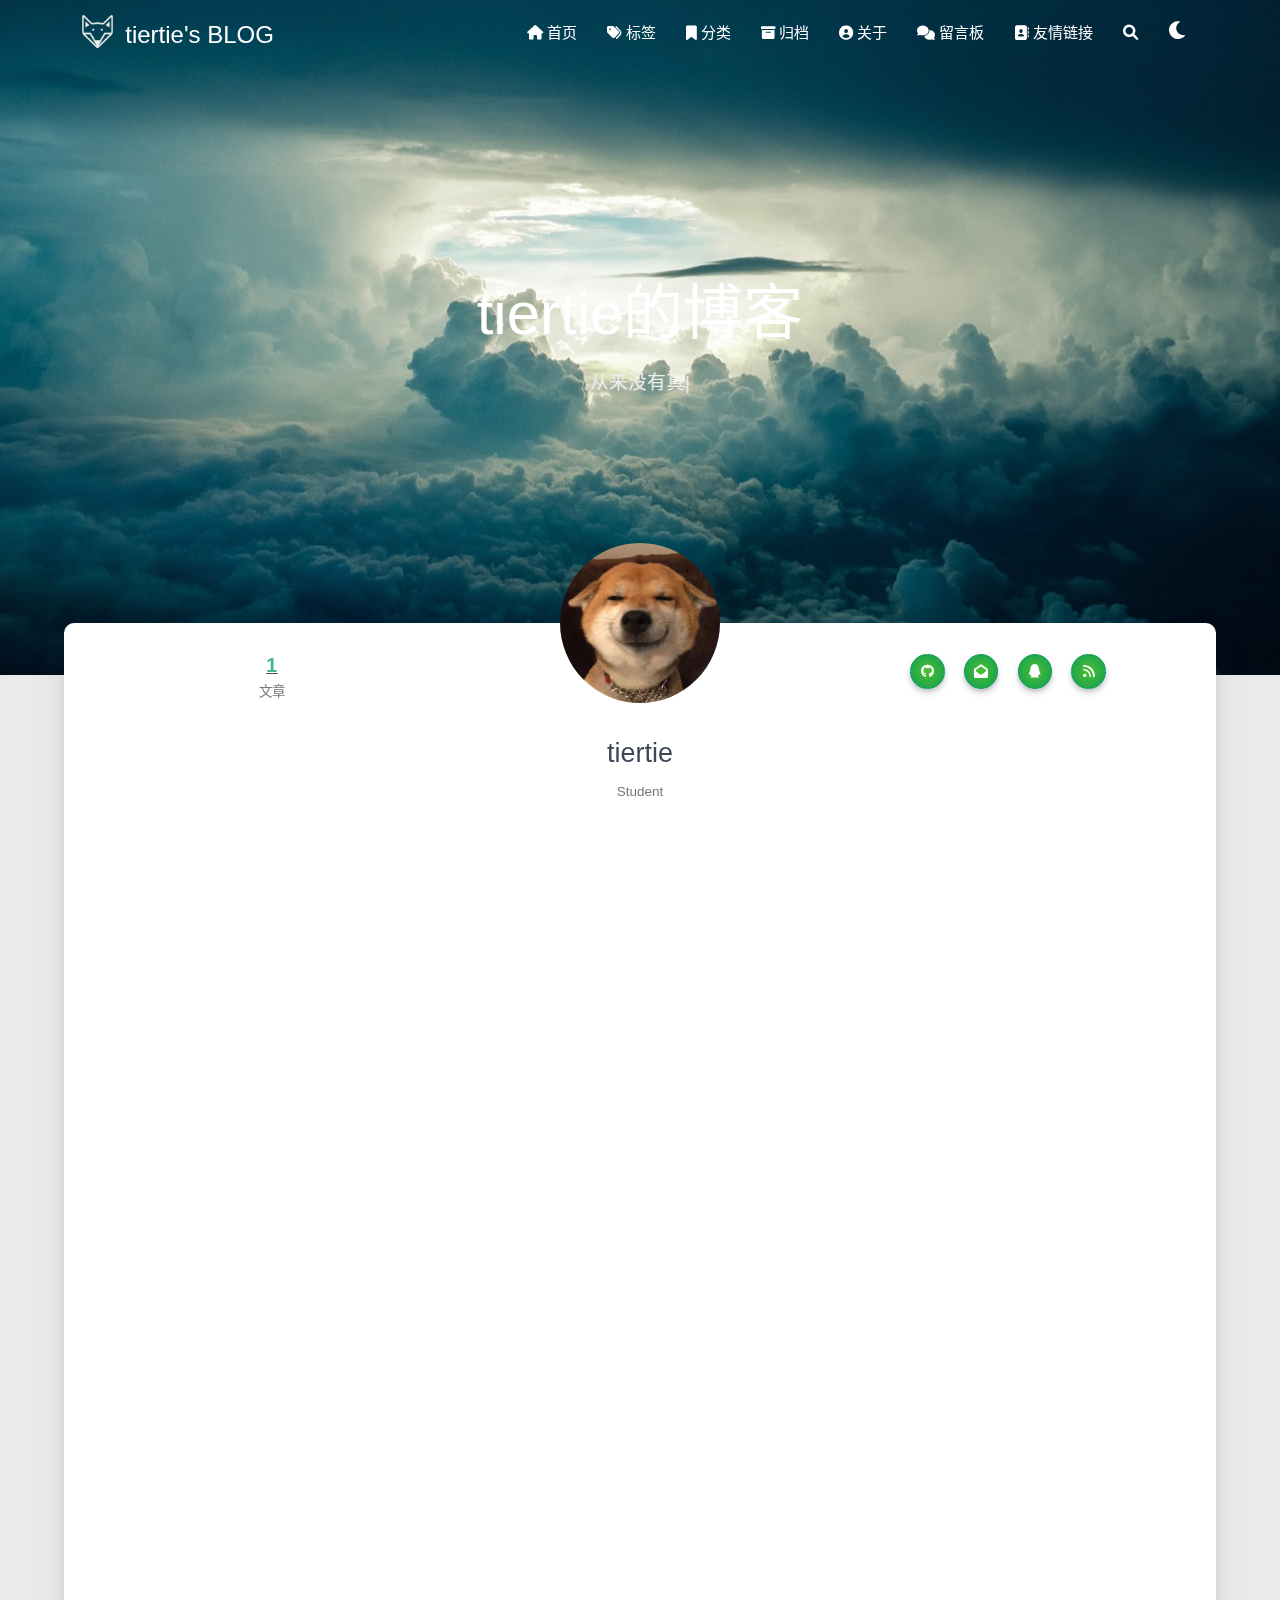
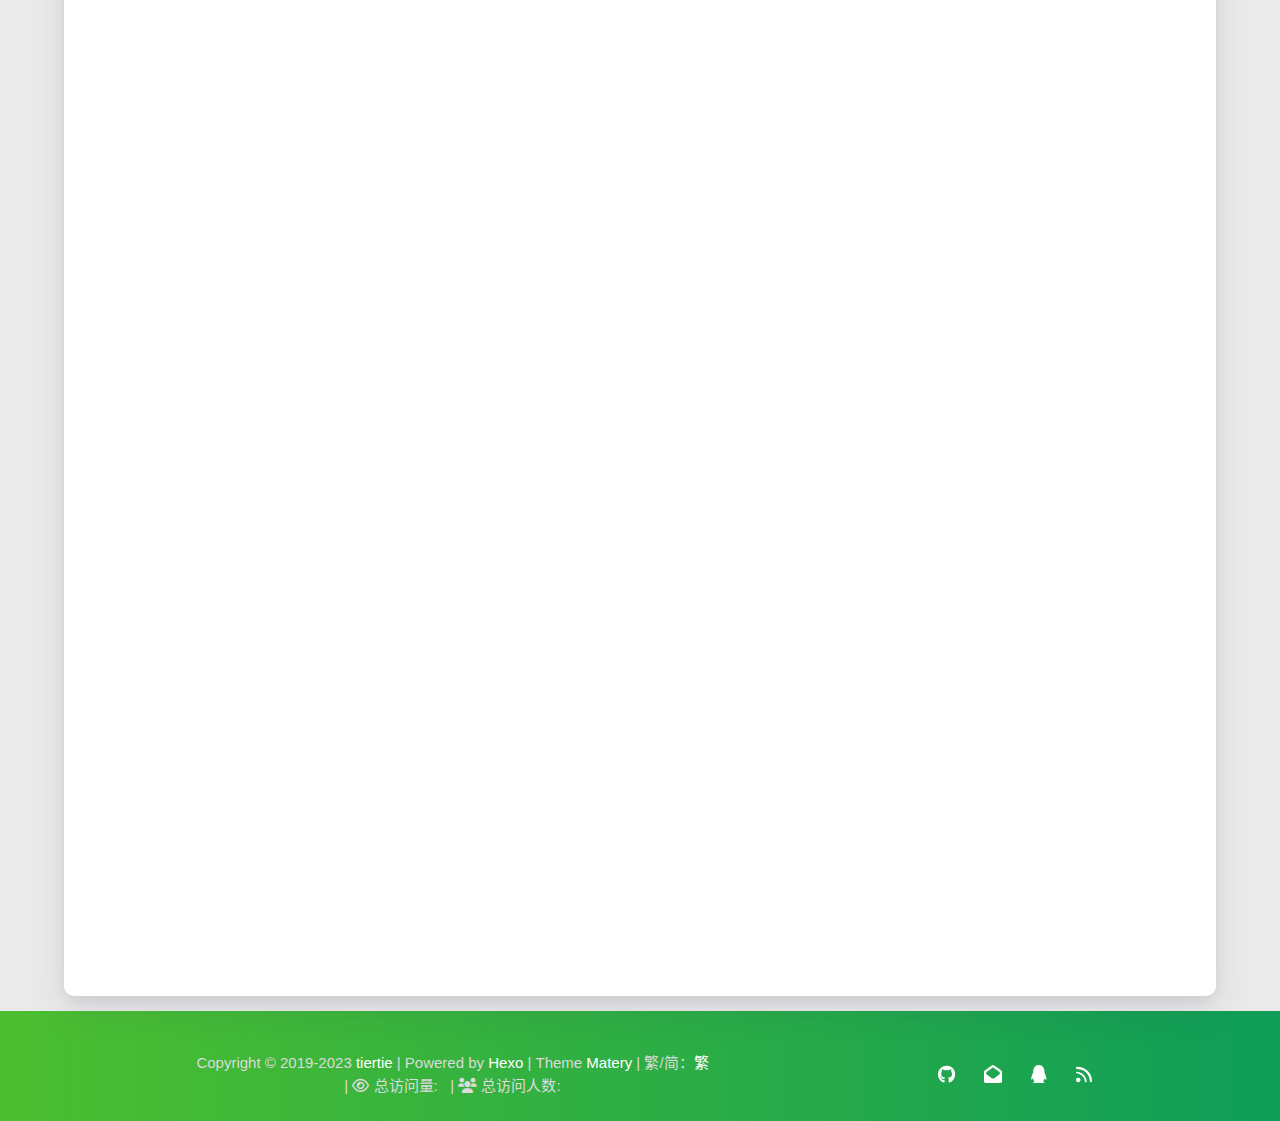
<file: about/index.html>
<!DOCTYPE HTML>
<html lang="zh-CN">


<head>
    <meta charset="utf-8">
    <meta name="keywords" content="关于, tiertie&#39;s BLOG">
    <meta name="description" content="tiertie&#39;s BLOG">
    <meta http-equiv="X-UA-Compatible" content="IE=edge">
    <meta name="viewport" content="width=device-width, initial-scale=1.0, user-scalable=no">
    <meta name="renderer" content="webkit|ie-stand|ie-comp">
    <meta name="mobile-web-app-capable" content="yes">
    <meta name="format-detection" content="telephone=no">
    <meta name="apple-mobile-web-app-capable" content="yes">
    <meta name="apple-mobile-web-app-status-bar-style" content="black-translucent">
    <meta name="referrer" content="no-referrer-when-downgrade">
    <!-- Global site tag (gtag.js) - Google Analytics -->


    <title>关于 | tiertie&#39;s BLOG</title>
    <link rel="icon" type="image/png" href="/favicon.png">
    


    <!-- bg-cover style     -->



<link rel="stylesheet" type="text/css" href="/libs/awesome/css/all.min.css">
<link rel="stylesheet" type="text/css" href="/libs/materialize/materialize.min.css">
<link rel="stylesheet" type="text/css" href="/libs/aos/aos.css">
<link rel="stylesheet" type="text/css" href="/libs/animate/animate.min.css">
<link rel="stylesheet" type="text/css" href="/libs/lightGallery/css/lightgallery.min.css">
<link rel="stylesheet" type="text/css" href="/css/matery.css">
<link rel="stylesheet" type="text/css" href="/css/my.css">
<link rel="stylesheet" type="text/css" href="/css/dark.css" media="none" onload="if(media!='all')media='all'">




    <link rel="stylesheet" href="/libs/tocbot/tocbot.css">
    <link rel="stylesheet" href="/css/post.css">




    
        <link rel="stylesheet" type="text/css" href="/css/reward.css">
    



    <script src="/libs/jquery/jquery-3.6.0.min.js"></script>

<meta name="generator" content="Hexo 6.3.0"></head>


<body>
    <header class="navbar-fixed">
    <nav id="headNav" class="bg-color nav-transparent">
        <div id="navContainer" class="nav-wrapper container">
            <div class="brand-logo">
                <a href="/" class="waves-effect waves-light">
                    
                    <img src="/medias/logo.png" class="logo-img" alt="LOGO">
                    
                    <span class="logo-span">tiertie&#39;s BLOG</span>
                </a>
            </div>
            

<a href="#" data-target="mobile-nav" class="sidenav-trigger button-collapse"><i class="fas fa-bars"></i></a>
<ul class="right nav-menu">
  
  <li class="hide-on-med-and-down nav-item">
    
    <a href="/" class="waves-effect waves-light">
      
      <i class="fas fa-home" style="zoom: 0.6;"></i>
      
      <span>首页</span>
    </a>
    
  </li>
  
  <li class="hide-on-med-and-down nav-item">
    
    <a href="/tags" class="waves-effect waves-light">
      
      <i class="fas fa-tags" style="zoom: 0.6;"></i>
      
      <span>标签</span>
    </a>
    
  </li>
  
  <li class="hide-on-med-and-down nav-item">
    
    <a href="/categories" class="waves-effect waves-light">
      
      <i class="fas fa-bookmark" style="zoom: 0.6;"></i>
      
      <span>分类</span>
    </a>
    
  </li>
  
  <li class="hide-on-med-and-down nav-item">
    
    <a href="/archives" class="waves-effect waves-light">
      
      <i class="fas fa-archive" style="zoom: 0.6;"></i>
      
      <span>归档</span>
    </a>
    
  </li>
  
  <li class="hide-on-med-and-down nav-item">
    
    <a href="/about" class="waves-effect waves-light">
      
      <i class="fas fa-user-circle" style="zoom: 0.6;"></i>
      
      <span>关于</span>
    </a>
    
  </li>
  
  <li class="hide-on-med-and-down nav-item">
    
    <a href="/contact" class="waves-effect waves-light">
      
      <i class="fas fa-comments" style="zoom: 0.6;"></i>
      
      <span>留言板</span>
    </a>
    
  </li>
  
  <li class="hide-on-med-and-down nav-item">
    
    <a href="/friends" class="waves-effect waves-light">
      
      <i class="fas fa-address-book" style="zoom: 0.6;"></i>
      
      <span>友情链接</span>
    </a>
    
  </li>
  
  <li>
    <a href="#searchModal" class="modal-trigger waves-effect waves-light">
      <i id="searchIcon" class="fas fa-search" title="搜索" style="zoom: 0.85;"></i>
    </a>
  </li>
  <li>
    <a href="javascript:;" class="waves-effect waves-light" onclick="switchNightMode()" title="深色/浅色模式" >
      <i id="sum-moon-icon" class="fas fa-sun" style="zoom: 0.85;"></i>
    </a>
  </li>
</ul>


<div id="mobile-nav" class="side-nav sidenav">

    <div class="mobile-head bg-color">
        
        <img src="/medias/logo.png" class="logo-img circle responsive-img">
        
        <div class="logo-name">tiertie&#39;s BLOG</div>
        <div class="logo-desc">
            
            Never really desperate, only the lost of the soul.
            
        </div>
    </div>

    <ul class="menu-list mobile-menu-list">
        
        <li class="m-nav-item">
	  
		<a href="/" class="waves-effect waves-light">
			
			    <i class="fa-fw fas fa-home"></i>
			
			首页
		</a>
          
        </li>
        
        <li class="m-nav-item">
	  
		<a href="/tags" class="waves-effect waves-light">
			
			    <i class="fa-fw fas fa-tags"></i>
			
			标签
		</a>
          
        </li>
        
        <li class="m-nav-item">
	  
		<a href="/categories" class="waves-effect waves-light">
			
			    <i class="fa-fw fas fa-bookmark"></i>
			
			分类
		</a>
          
        </li>
        
        <li class="m-nav-item">
	  
		<a href="/archives" class="waves-effect waves-light">
			
			    <i class="fa-fw fas fa-archive"></i>
			
			归档
		</a>
          
        </li>
        
        <li class="m-nav-item">
	  
		<a href="/about" class="waves-effect waves-light">
			
			    <i class="fa-fw fas fa-user-circle"></i>
			
			关于
		</a>
          
        </li>
        
        <li class="m-nav-item">
	  
		<a href="/contact" class="waves-effect waves-light">
			
			    <i class="fa-fw fas fa-comments"></i>
			
			留言板
		</a>
          
        </li>
        
        <li class="m-nav-item">
	  
		<a href="/friends" class="waves-effect waves-light">
			
			    <i class="fa-fw fas fa-address-book"></i>
			
			友情链接
		</a>
          
        </li>
        
        
        <li><div class="divider"></div></li>
        <li>
            <a href="https://github.com/blinkfox/hexo-theme-matery" class="waves-effect waves-light" target="_blank">
                <i class="fab fa-github-square fa-fw"></i>Fork Me
            </a>
        </li>
        
    </ul>
</div>


        </div>

        
            <style>
    .nav-transparent .github-corner {
        display: none !important;
    }

    .github-corner {
        position: absolute;
        z-index: 10;
        top: 0;
        right: 0;
        border: 0;
        transform: scale(1.1);
    }

    .github-corner svg {
        color: #0f9d58;
        fill: #fff;
        height: 64px;
        width: 64px;
    }

    .github-corner:hover .octo-arm {
        animation: a 0.56s ease-in-out;
    }

    .github-corner .octo-arm {
        animation: none;
    }

    @keyframes a {
        0%,
        to {
            transform: rotate(0);
        }
        20%,
        60% {
            transform: rotate(-25deg);
        }
        40%,
        80% {
            transform: rotate(10deg);
        }
    }
</style>

<a href="https://github.com/blinkfox/hexo-theme-matery" class="github-corner tooltipped hide-on-med-and-down" target="_blank"
   data-tooltip="Fork Me" data-position="left" data-delay="50">
    <svg viewBox="0 0 250 250" aria-hidden="true">
        <path d="M0,0 L115,115 L130,115 L142,142 L250,250 L250,0 Z"></path>
        <path d="M128.3,109.0 C113.8,99.7 119.0,89.6 119.0,89.6 C122.0,82.7 120.5,78.6 120.5,78.6 C119.2,72.0 123.4,76.3 123.4,76.3 C127.3,80.9 125.5,87.3 125.5,87.3 C122.9,97.6 130.6,101.9 134.4,103.2"
              fill="currentColor" style="transform-origin: 130px 106px;" class="octo-arm"></path>
        <path d="M115.0,115.0 C114.9,115.1 118.7,116.5 119.8,115.4 L133.7,101.6 C136.9,99.2 139.9,98.4 142.2,98.6 C133.8,88.0 127.5,74.4 143.8,58.0 C148.5,53.4 154.0,51.2 159.7,51.0 C160.3,49.4 163.2,43.6 171.4,40.1 C171.4,40.1 176.1,42.5 178.8,56.2 C183.1,58.6 187.2,61.8 190.9,65.4 C194.5,69.0 197.7,73.2 200.1,77.6 C213.8,80.2 216.3,84.9 216.3,84.9 C212.7,93.1 206.9,96.0 205.4,96.6 C205.1,102.4 203.0,107.8 198.3,112.5 C181.9,128.9 168.3,122.5 157.7,114.1 C157.9,116.9 156.7,120.9 152.7,124.9 L141.0,136.5 C139.8,137.7 141.6,141.9 141.8,141.8 Z"
              fill="currentColor" class="octo-body"></path>
    </svg>
</a>
        
    </nav>

</header>

    <style type="text/css">
    /* don't remove. */
    .about-cover {
        height: 75vh;
    }
</style>

<div class="bg-cover pd-header about-cover">
    <div class="container">
    <div class="row">
    <div class="col s10 offset-s1 m8 offset-m2 l8 offset-l2">
        <div class="brand">
            <div class="title center-align">
                
                tiertie的博客
                
            </div>

            <div class="description center-align">
                
                <span id="subtitle"></span>
                <script src="/libs/typed/typed.js"></script>
                <script>
                    var typed = new Typed("#subtitle", {
                        strings: [ 
                            
                                "从来没有真正的绝境, 只有心灵的迷途",
                            
                                "Never really desperate, only the lost of the soul",
                            
                        ],
                        startDelay: 300,
                        typeSpeed: 100,
                        loop: true,
                        backSpeed: 50,
                        showCursor: true
                    });
                </script>
                
            </div>
        </div>
    </div>
</div>


<script>
    // 每天切换 banner 图.  Switch banner image every day.
    var bannerUrl = "/medias/banner/" + new Date().getDay() + '.jpg';
    $('.bg-cover').css('background-image', 'url(' + bannerUrl + ')');
</script>


    </div>
</div>

<main class="content">

    <div id="aboutme" class="container about-container">
        <div class="card">
            <div class="card-content">
                <div class="row">
                    <div class="post-statis col l4 hide-on-med-and-down" data-aos="zoom-in-right">
                        
<div class="statis">
    <span class="count"><a href="/">1</a></span>
    <span class="name">文章</span>
</div>






                    </div>
                    <div class="col s12 m12 l4">
                        <div class="profile center-align">
                            <div class="avatar">
                                <img src="/medias/dog.jpg" alt="tiertie"
                                     class="circle responsive-img avatar-img">
                            </div>
                            <div class="author">
                                <div class="post-statis hide-on-large-only" data-aos="zoom-in-right">
                                    
<div class="statis">
    <span class="count"><a href="/">1</a></span>
    <span class="name">文章</span>
</div>






                                </div>
                                <div class="title">tiertie</div>
                                <div class="career">Student</div>
                                <div class="social-link hide-on-large-only" data-aos="zoom-in-left">
                                    
    <a href="https://github.com/tiertie" class="tooltipped" target="_blank" data-tooltip="访问我的GitHub" data-position="top" data-delay="50">
        <i class="fab fa-github"></i>
    </a>



    <a href="mailto:oacyo@qq.com" class="tooltipped" target="_blank" data-tooltip="邮件联系我" data-position="top" data-delay="50">
        <i class="fas fa-envelope-open"></i>
    </a>







    <a href="tencent://AddContact/?fromId=50&fromSubId=1&subcmd=all&uin=1181062873" class="tooltipped" target="_blank" data-tooltip="QQ联系我" data-position="top" data-delay="50">
        <i class="fab fa-qq"></i>
    </a>







    <a href="/atom.xml" class="tooltipped" target="_blank" data-tooltip="RSS 订阅" data-position="top" data-delay="50">
        <i class="fas fa-rss"></i>
    </a>


                                </div>
                            </div>
                        </div>
                    </div>
                    <div class="col l4 hide-on-med-and-down" data-aos="zoom-in-left">
                        <div class="social-link">
                            
    <a href="https://github.com/tiertie" class="tooltipped" target="_blank" data-tooltip="访问我的GitHub" data-position="top" data-delay="50">
        <i class="fab fa-github"></i>
    </a>



    <a href="mailto:oacyo@qq.com" class="tooltipped" target="_blank" data-tooltip="邮件联系我" data-position="top" data-delay="50">
        <i class="fas fa-envelope-open"></i>
    </a>







    <a href="tencent://AddContact/?fromId=50&fromSubId=1&subcmd=all&uin=1181062873" class="tooltipped" target="_blank" data-tooltip="QQ联系我" data-position="top" data-delay="50">
        <i class="fab fa-qq"></i>
    </a>







    <a href="/atom.xml" class="tooltipped" target="_blank" data-tooltip="RSS 订阅" data-position="top" data-delay="50">
        <i class="fas fa-rss"></i>
    </a>


                        </div>
                    </div>
                </div>

                <div class="introduction center-align" data-aos="fade-up">If you wish to succeed, you should use persistence as your good friend, experience as your reference, prudence as your brother and hope as your sentry.</div>

                <style type="text/css">
    #posts-chart,
    #categories-chart,
    #tags-chart {
        width: 100%;
        height: 300px;
        margin: 0.5rem auto;
        padding: 0.5rem;
    }
</style>

<div id="postCharts" class="post-charts">
    <div class="title center-align" data-aos="zoom-in-up">
        <i class="far fa-bar-chart"></i>&nbsp;&nbsp;文章统计图
    </div>
    <div class="row">
        <div class="chart col s12 m6 l4" data-aos="zoom-in-up">
            <div id="posts-chart"></div>
        </div>

        <div class="chart col s12 m6 l4" data-aos="zoom-in-up">
            <div id="categories-chart"></div>
        </div>

        <div class="chart col s12 m6 l4" data-aos="zoom-in-up">
            <div id="tags-chart"></div>
        </div>
    </div>
</div>

<script type="text/javascript" src="/libs/echarts/echarts.min.js"></script>
<script>
    let postsChart = echarts.init(document.getElementById('posts-chart'));
    let categoriesChart = echarts.init(document.getElementById('categories-chart'));
    let tagsChart = echarts.init(document.getElementById('tags-chart'));

    

    let postsOption = {
        title: {
            text: '文章发布统计图',
            top: -5,
            x: 'center'
        },
        tooltip: {
            trigger: 'axis'
        },
        xAxis: {
            type: 'category',
            data: ["2022-04","2022-05","2022-06","2022-07","2022-08","2022-09","2022-10","2022-11","2022-12","2023-01","2023-02","2023-03","2023-04"]
        },
        yAxis: {
            type: 'value',
        },
        series: [
            {
                name: '文章篇数',
                type: 'line',
                color: ['#6772e5'],
                data: [0,0,0,0,0,0,0,0,0,0,0,0,1],
                markPoint: {
                    symbolSize: 45,
                    color: ['#fa755a','#3ecf8e','#82d3f4'],
                    data: [{
                        type: 'max',
                        itemStyle: {color: ['#3ecf8e']},
                        name: '最大值'
                    }, {
                        type: 'min',
                        itemStyle: {color: ['#fa755a']},
                        name: '最小值'
                    }]
                },
                markLine: {
                    itemStyle: {color: ['#ab47bc']},
                    data: [
                        {type: 'average', name: '平均值'}
                    ]
                }
            }
        ]
    };

    

    let categoriesOption = {
        title: {
            text: '文章分类统计图',
            top: -4,
            x: 'center'
        },
        tooltip: {
            trigger: 'item',
            formatter: "{a} <br/>{b} : {c} ({d}%)"
        },
        series: [
            {
                name: '分类',
                type: 'pie',
                radius: '50%',
                color: ['#6772e5', '#ff9e0f', '#fa755a', '#3ecf8e', '#82d3f4', '#ab47bc', '#525f7f', '#f51c47', '#26A69A'],
                data: [],
                itemStyle: {
                    emphasis: {
                        shadowBlur: 10,
                        shadowOffsetX: 0,
                        shadowColor: 'rgba(0, 0, 0, 0.5)'
                    }
                }
            }
        ]
    };

    

    let tagsOption = {
        title: {
            text: 'TOP10 标签统计图',
            top: -5,
            x: 'center'
        },
        tooltip: {},
        xAxis: [
            {
                type: 'category',
                data: []
            }
        ],
        yAxis: [
            {
                type: 'value'
            }
        ],
        series: [
            {
                type: 'bar',
                color: ['#82d3f4'],
                barWidth : 18,
                data: [],
                markPoint: {
                    symbolSize: 45,
                    data: [{
                        type: 'max',
                        itemStyle: {color: ['#3ecf8e']},
                        name: '最大值'
                    }, {
                        type: 'min',
                        itemStyle: {color: ['#fa755a']},
                        name: '最小值'
                    }],
                },
                markLine: {
                    itemStyle: {color: ['#ab47bc']},
                    data: [
                        {type: 'average', name: '平均值'}
                    ]
                }
            }
        ]
    };

    // render the charts
    postsChart.setOption(postsOption);
    categoriesChart.setOption(categoriesOption);
    tagsChart.setOption(tagsOption);
</script>


                
                
<div class="my-projects">
    <div class="title center-align" data-aos="zoom-in-up">
        <i class="fas fa-gift"></i>&nbsp;&nbsp;我的项目
    </div>
    <div class="row">
        
        
        <div class="col s12 m6 l4" data-aos="fade-up">
            <div class="info center-align">
                <a href="http://github.com/blinkfox/hexo-theme-matery" class="icon"
                   style="background: linear-gradient(to bottom right, #66BB6A 0%, #81C784 100%)" target="_blank">
                    <i class="fas fa-file-alt"></i>
                </a>
                <div class="info-title">
                    <a href="http://github.com/blinkfox/hexo-theme-matery" target="_blank">hexo-theme-matery</a>
                </div>
                <div class="info-desc">This is a Hexo blog theme with &#39;Material Design&#39; and responsive design.</div>
            </div>
        </div>
        
        <div class="col s12 m6 l4" data-aos="fade-up">
            <div class="info center-align">
                <a href="https://github.com/blinkfox/fenix" class="icon"
                   style="background: linear-gradient(to bottom right, #F06292 0%, #EF5350 100%)" target="_blank">
                    <i class="fas fa-database"></i>
                </a>
                <div class="info-title">
                    <a href="https://github.com/blinkfox/fenix" target="_blank">Fenix</a>
                </div>
                <div class="info-desc">这是 Spring Data JPA 复杂或动态 SQL 查询的扩展库。</div>
            </div>
        </div>
        
        <div class="col s12 m6 l4" data-aos="fade-up">
            <div class="info center-align">
                <a href="https://github.com/blinkfox/typora-vue-theme" class="icon"
                   style="background: linear-gradient(to bottom right, #29B6F6 0%, #1E88E5 100%)" target="_blank">
                    <i class="fas fa-file-alt"></i>
                </a>
                <div class="info-title">
                    <a href="https://github.com/blinkfox/typora-vue-theme" target="_blank">typora-vue-theme</a>
                </div>
                <div class="info-desc">This is a typora theme inspired by Vue document style.</div>
            </div>
        </div>
        
        
    </div>
</div>

                

                
                
<div class="my-skills">
    <div class="title center-align" data-aos="zoom-in-up">
        <i class="fas fa-wrench"></i>&nbsp;&nbsp;我的技能
    </div>
    <div class="row">
        
        
        
        <div class="col s12 m6 l6" data-aos="fade-up">
            <div class="skillbar">
                <div class="skillbar-title"
                     style="background: linear-gradient(to right, #FF0066 0%, #FF00CC 100%); width: 85%">
                    <span>Java</span>
                </div>
                <div class="skill-bar-percent">85%</div>
            </div>
        </div>
        
        
        <div class="col s12 m6 l6" data-aos="fade-up">
            <div class="skillbar">
                <div class="skillbar-title"
                     style="background: linear-gradient(to right, #9900FF 0%, #CC66FF 100%); width: 80%">
                    <span>JavaScript</span>
                </div>
                <div class="skill-bar-percent">80%</div>
            </div>
        </div>
        
        
        <div class="col s12 m6 l6" data-aos="fade-up">
            <div class="skillbar">
                <div class="skillbar-title"
                     style="background: linear-gradient(to right, #2196F3 0%, #42A5F5 100%); width: 80%">
                    <span>HTML5</span>
                </div>
                <div class="skill-bar-percent">80%</div>
            </div>
        </div>
        
        
        <div class="col s12 m6 l6" data-aos="fade-up">
            <div class="skillbar">
                <div class="skillbar-title"
                     style="background: linear-gradient(to right, #00BCD4 0%, #80DEEA 100%); width: 70%">
                    <span>CSS</span>
                </div>
                <div class="skill-bar-percent">70%</div>
            </div>
        </div>
        
        
        <div class="col s12 m6 l6" data-aos="fade-up">
            <div class="skillbar">
                <div class="skillbar-title"
                     style="background: linear-gradient(to right, #4CAF50 0%, #81C784 100%); width: 90%">
                    <span>SQL</span>
                </div>
                <div class="skill-bar-percent">90%</div>
            </div>
        </div>
        
        
        <div class="col s12 m6 l6" data-aos="fade-up">
            <div class="skillbar">
                <div class="skillbar-title"
                     style="background: linear-gradient(to right, #FFEB3B 0%, #FFF176 100%); width: 75%">
                    <span>程序设计</span>
                </div>
                <div class="skill-bar-percent">75%</div>
            </div>
        </div>
        
        
    </div>

    

    
    <div class="other-skills chip-container" data-aos="zoom-in-up">
        <div class="sub-title center-align"><i class="fa fa-book"></i>&nbsp;&nbsp;其他技能</div>
        <div class="tag-chips center-align">
            
        </div>
    </div>
    

</div>

                

                
                
<div id="myGallery" class="my-gallery">
    <div class="title center-align" data-aos="zoom-in-up">
        <i class="far fa-image"></i>&nbsp;&nbsp;相册
    </div>
    <div class="row">
        
        
        <div class="photo col s12 m6 l4" data-aos="fade-up">
            <div class="img-item" data-src="/medias/featureimages/0.jpg">
                <img src="/medias/featureimages/0.jpg" class="responsive-img">
            </div>
        </div>
        
        <div class="photo col s12 m6 l4" data-aos="fade-up">
            <div class="img-item" data-src="/medias/featureimages/1.jpg">
                <img src="/medias/featureimages/1.jpg" class="responsive-img">
            </div>
        </div>
        
        <div class="photo col s12 m6 l4" data-aos="fade-up">
            <div class="img-item" data-src="/medias/featureimages/2.jpg">
                <img src="/medias/featureimages/2.jpg" class="responsive-img">
            </div>
        </div>
        
        
    </div>
</div>

<script>
    $(function () {
        let animateClass = 'animated pulse';
        $('#myGallery .photo').hover(function () {
            $(this).addClass(animateClass);
        }, function () {
            $(this).removeClass(animateClass);
        });
    });
</script>

                
                
                
                
            </div>
        </div>
    </div>
</main>


    <footer class="page-footer bg-color">
    
        <link rel="stylesheet" href="/libs/aplayer/APlayer.min.css">
<style>
    .aplayer .aplayer-lrc p {
        
        display: none;
        
        font-size: 12px;
        font-weight: 700;
        line-height: 16px !important;
    }

    .aplayer .aplayer-lrc p.aplayer-lrc-current {
        
        display: none;
        
        font-size: 15px;
        color: #42b983;
    }

    
    .aplayer.aplayer-fixed.aplayer-narrow .aplayer-body {
        left: -66px !important;
    }

    .aplayer.aplayer-fixed.aplayer-narrow .aplayer-body:hover {
        left: 0px !important;
    }

    
</style>
<div class="">
    
    <div class="row">
        <meting-js class="col l8 offset-l2 m10 offset-m1 s12"
                   server="tencent"
                   type="playlist"
                   id="002U5gDr3RvuaD"
                   fixed='true'
                   autoplay='false'
                   theme='#42b983'
                   loop='all'
                   order='list'
                   preload='auto'
                   volume='0.7'
                   list-folded='true'
        >
        </meting-js>
    </div>
</div>

<script src="/libs/aplayer/APlayer.min.js"></script>
<script src="/libs/aplayer/Meting.min.js"></script>

    

    <div class="container row center-align"
         style="margin-bottom: 0px !important;">
        <div class="col s12 m8 l8 copy-right">
            Copyright&nbsp;&copy;
            
                <span id="year">2019-2023</span>
            
            <a href="/about" target="_blank">tiertie</a>
            |&nbsp;Powered by&nbsp;<a href="https://hexo.io/" target="_blank">Hexo</a>
            |&nbsp;Theme&nbsp;<a href="https://github.com/blinkfox/hexo-theme-matery" target="_blank">Matery</a>
            
                <span id="translate">|&nbsp;繁/简：</span><a id="translateLink" href="javascript:translatePage();">繁</a>
            
            <br>
            
            
            
                
            
            
                <span id="busuanzi_container_site_pv">
                &nbsp;|&nbsp;<i class="far fa-eye"></i>&nbsp;总访问量:&nbsp;
                    <span id="busuanzi_value_site_pv" class="white-color"></span>
            </span>
            
            
                <span id="busuanzi_container_site_uv">
                &nbsp;|&nbsp;<i class="fas fa-users"></i>&nbsp;总访问人数:&nbsp;
                    <span id="busuanzi_value_site_uv" class="white-color"></span>
            </span>
            
            <br>

            <!-- 运行天数提醒. -->
            
            <br>
            
        </div>
        <div class="col s12 m4 l4 social-link social-statis">
    <a href="https://github.com/tiertie" class="tooltipped" target="_blank" data-tooltip="访问我的GitHub" data-position="top" data-delay="50">
        <i class="fab fa-github"></i>
    </a>



    <a href="mailto:oacyo@qq.com" class="tooltipped" target="_blank" data-tooltip="邮件联系我" data-position="top" data-delay="50">
        <i class="fas fa-envelope-open"></i>
    </a>







    <a href="tencent://AddContact/?fromId=50&fromSubId=1&subcmd=all&uin=1181062873" class="tooltipped" target="_blank" data-tooltip="QQ联系我" data-position="top" data-delay="50">
        <i class="fab fa-qq"></i>
    </a>







    <a href="/atom.xml" class="tooltipped" target="_blank" data-tooltip="RSS 订阅" data-position="top" data-delay="50">
        <i class="fas fa-rss"></i>
    </a>

</div>
    </div>
</footer>

<div class="progress-bar"></div>


    <!-- 搜索遮罩框 -->
<div id="searchModal" class="modal">
    <div class="modal-content">
        <div class="search-header">
            <span class="title"><i class="fas fa-search"></i>&nbsp;&nbsp;搜索</span>
            <input type="search" id="searchInput" name="s" placeholder="请输入搜索的关键字"
                   class="search-input">
        </div>
        <div id="searchResult"></div>
    </div>
</div>

<script type="text/javascript">
$(function () {
    var searchFunc = function (path, search_id, content_id) {
        'use strict';
        $.ajax({
            url: path,
            dataType: "xml",
            success: function (xmlResponse) {
                // get the contents from search data
                var datas = $("entry", xmlResponse).map(function () {
                    return {
                        title: $("title", this).text(),
                        content: $("content", this).text(),
                        url: $("url", this).text()
                    };
                }).get();
                var $input = document.getElementById(search_id);
                var $resultContent = document.getElementById(content_id);
                $input.addEventListener('input', function () {
                    var str = '<ul class=\"search-result-list\">';
                    var keywords = this.value.trim().toLowerCase().split(/[\s\-]+/);
                    $resultContent.innerHTML = "";
                    if (this.value.trim().length <= 0) {
                        return;
                    }
                    // perform local searching
                    datas.forEach(function (data) {
                        var isMatch = true;
                        var data_title = data.title.trim().toLowerCase();
                        var data_content = data.content.trim().replace(/<[^>]+>/g, "").toLowerCase();
                        var data_url = data.url;
                        data_url = data_url.indexOf('/') === 0 ? data.url : '/' + data_url;
                        var index_title = -1;
                        var index_content = -1;
                        var first_occur = -1;
                        // only match artiles with not empty titles and contents
                        if (data_title !== '' && data_content !== '') {
                            keywords.forEach(function (keyword, i) {
                                index_title = data_title.indexOf(keyword);
                                index_content = data_content.indexOf(keyword);
                                if (index_title < 0 && index_content < 0) {
                                    isMatch = false;
                                } else {
                                    if (index_content < 0) {
                                        index_content = 0;
                                    }
                                    if (i === 0) {
                                        first_occur = index_content;
                                    }
                                }
                            });
                        }
                        // show search results
                        if (isMatch) {
                            str += "<li><a href='" + data_url + "' class='search-result-title'>" + data_title + "</a>";
                            var content = data.content.trim().replace(/<[^>]+>/g, "");
                            if (first_occur >= 0) {
                                // cut out 100 characters
                                var start = first_occur - 20;
                                var end = first_occur + 80;
                                if (start < 0) {
                                    start = 0;
                                }
                                if (start === 0) {
                                    end = 100;
                                }
                                if (end > content.length) {
                                    end = content.length;
                                }
                                var match_content = content.substr(start, end);
                                // highlight all keywords
                                keywords.forEach(function (keyword) {
                                    var regS = new RegExp(keyword, "gi");
                                    match_content = match_content.replace(regS, "<em class=\"search-keyword\">" + keyword + "</em>");
                                });

                                str += "<p class=\"search-result\">" + match_content + "...</p>"
                            }
                            str += "</li>";
                        }
                    });
                    str += "</ul>";
                    $resultContent.innerHTML = str;
                });
            }
        });
    };

    searchFunc('/search.xml', 'searchInput', 'searchResult');
});
</script>

    <!-- 白天和黑夜主题 -->
<div class="stars-con">
    <div id="stars"></div>
    <div id="stars2"></div>
    <div id="stars3"></div>  
</div>

<script>
    function switchNightMode() {
        $('<div class="Cuteen_DarkSky"><div class="Cuteen_DarkPlanet"></div></div>').appendTo($('body')),
        setTimeout(function () {
            $('body').hasClass('DarkMode') 
            ? ($('body').removeClass('DarkMode'), localStorage.setItem('isDark', '0'), $('#sum-moon-icon').removeClass("fa-sun").addClass('fa-moon')) 
            : ($('body').addClass('DarkMode'), localStorage.setItem('isDark', '1'), $('#sum-moon-icon').addClass("fa-sun").removeClass('fa-moon')),
            
            setTimeout(function () {
            $('.Cuteen_DarkSky').fadeOut(1e3, function () {
                $(this).remove()
            })
            }, 2e3)
        })
    }
</script>

    <!-- 回到顶部按钮 -->
<div id="backTop" class="top-scroll">
    <a class="btn-floating btn-large waves-effect waves-light" href="#!">
        <i class="fas fa-arrow-up"></i>
    </a>
</div>


    <script src="/libs/materialize/materialize.min.js"></script>
    <script src="/libs/masonry/masonry.pkgd.min.js"></script>
    <script src="/libs/aos/aos.js"></script>
    <script src="/libs/scrollprogress/scrollProgress.min.js"></script>
    <script src="/libs/lightGallery/js/lightgallery-all.min.js"></script>
    <script src="/js/matery.js"></script>

    

    
        <script type="text/javascript" src="/js/tw_cn.js"></script>
        <script type="text/javascript">
          var defaultEncoding = 2; //网站编写字体是否繁体，1-繁体，2-简体
          var translateDelay = 0; //延迟时间,若不在前, 要设定延迟翻译时间, 如100表示100ms,默认为0
          var cookieDomain = "http://tiertie.github.io"; //Cookie地址, 一定要设定, 通常为你的网址
          var msgToTraditionalChinese = "繁"; //此处可以更改为你想要显示的文字
          var msgToSimplifiedChinese = "简"; //同上，但两处均不建议更改
          var translateButtonId = "translateLink"; //默认互换id
          translateInitilization();
        </script>
    
    
    

    <!-- 雪花特效 -->
    

    <!-- 鼠标星星特效 -->
    

     
        <script src="https://ssl.captcha.qq.com/TCaptcha.js"></script>
        <script src="/libs/others/TencentCaptcha.js"></script>
        <button id="TencentCaptcha" data-appid="xxxxxxxxxx" data-cbfn="callback" type="button" hidden></button>
    

    <!-- Baidu Analytics -->

    <!-- Baidu Push -->

<script>
    (function () {
        var bp = document.createElement('script');
        var curProtocol = window.location.protocol.split(':')[0];
        if (curProtocol === 'https') {
            bp.src = 'https://zz.bdstatic.com/linksubmit/push.js';
        } else {
            bp.src = 'http://push.zhanzhang.baidu.com/push.js';
        }
        var s = document.getElementsByTagName("script")[0];
        s.parentNode.insertBefore(bp, s);
    })();
</script>

    
    <script src="/libs/others/clicklove.js" async="async"></script>
    
    
    <script async src="/libs/others/busuanzi.pure.mini.js"></script>
    

    

    

    <!--腾讯兔小巢-->
    
    

    

    

    
    <script src="/libs/instantpage/instantpage.js" type="module"></script>
    

</body>

</html>
</file>
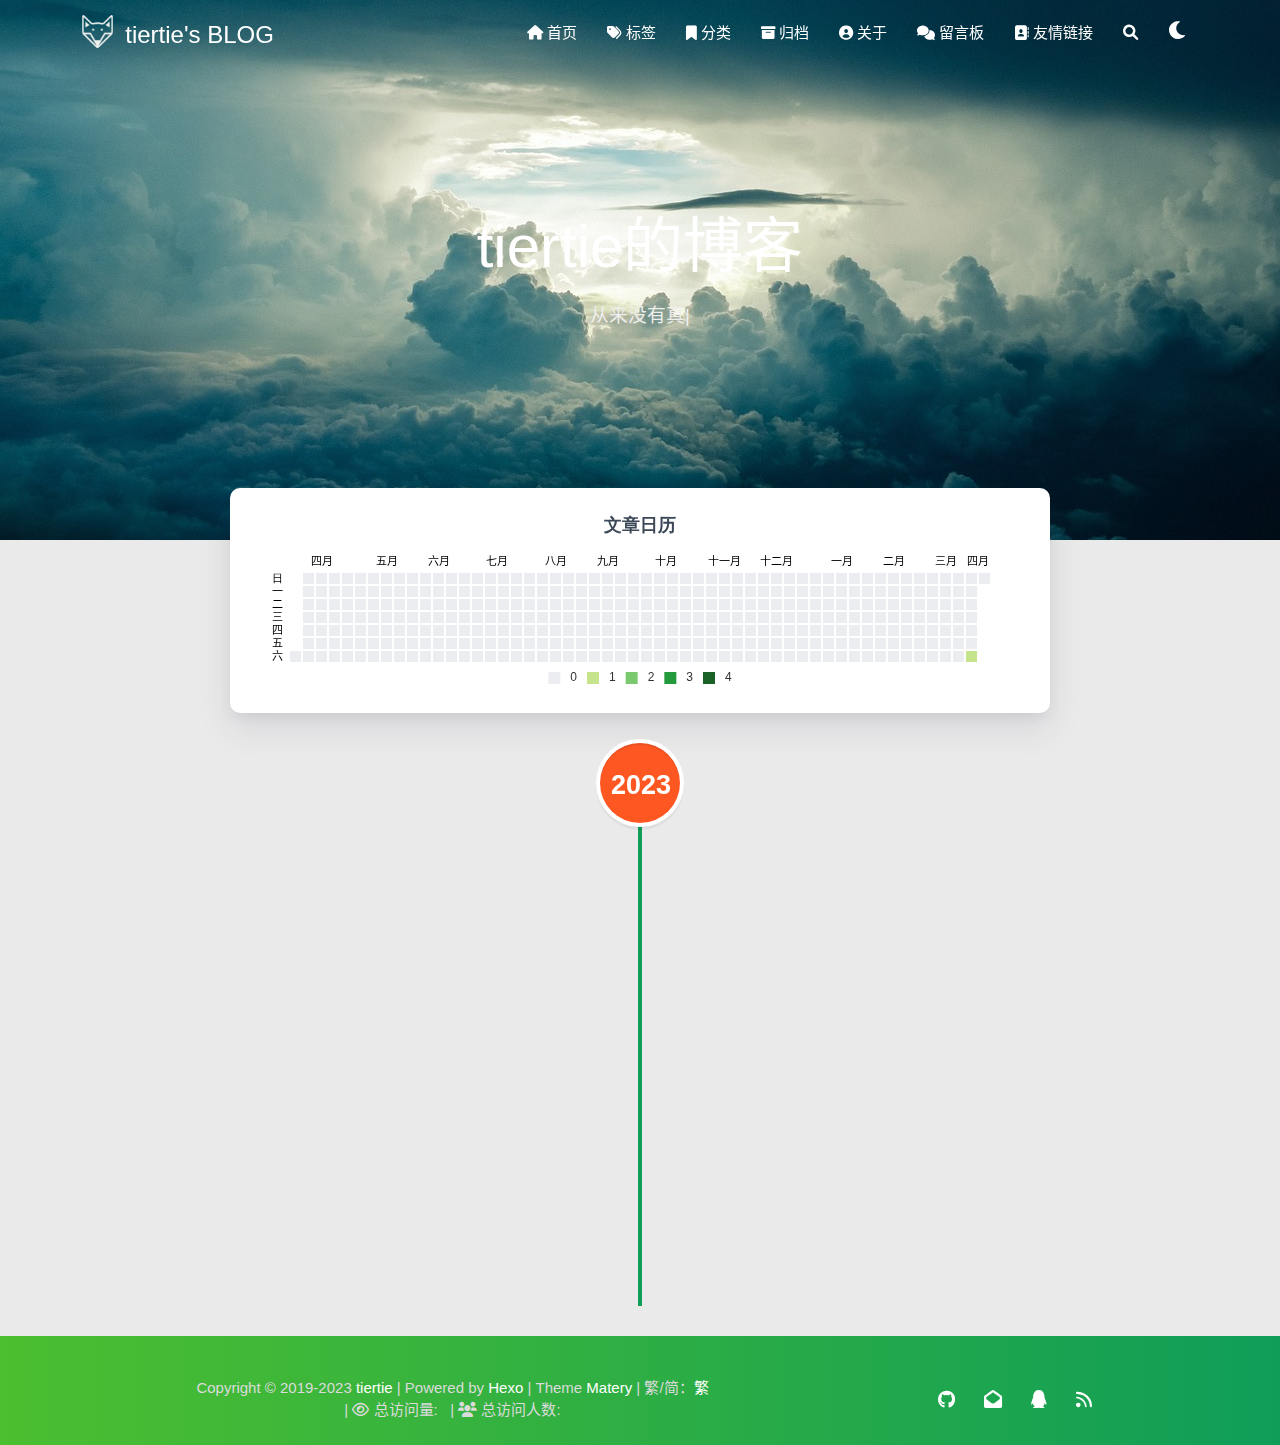
<file: archives/index.html>
<!DOCTYPE HTML>
<html lang="zh-CN">


<head>
    <meta charset="utf-8">
    <meta name="keywords" content="归档, tiertie&#39;s BLOG">
    <meta name="description" content="tiertie&#39;s BLOG">
    <meta http-equiv="X-UA-Compatible" content="IE=edge">
    <meta name="viewport" content="width=device-width, initial-scale=1.0, user-scalable=no">
    <meta name="renderer" content="webkit|ie-stand|ie-comp">
    <meta name="mobile-web-app-capable" content="yes">
    <meta name="format-detection" content="telephone=no">
    <meta name="apple-mobile-web-app-capable" content="yes">
    <meta name="apple-mobile-web-app-status-bar-style" content="black-translucent">
    <meta name="referrer" content="no-referrer-when-downgrade">
    <!-- Global site tag (gtag.js) - Google Analytics -->


    <title>归档 | tiertie&#39;s BLOG</title>
    <link rel="icon" type="image/png" href="/favicon.png">
    


    <!-- bg-cover style     -->



<link rel="stylesheet" type="text/css" href="/libs/awesome/css/all.min.css">
<link rel="stylesheet" type="text/css" href="/libs/materialize/materialize.min.css">
<link rel="stylesheet" type="text/css" href="/libs/aos/aos.css">
<link rel="stylesheet" type="text/css" href="/libs/animate/animate.min.css">
<link rel="stylesheet" type="text/css" href="/libs/lightGallery/css/lightgallery.min.css">
<link rel="stylesheet" type="text/css" href="/css/matery.css">
<link rel="stylesheet" type="text/css" href="/css/my.css">
<link rel="stylesheet" type="text/css" href="/css/dark.css" media="none" onload="if(media!='all')media='all'">




    <link rel="stylesheet" href="/libs/tocbot/tocbot.css">
    <link rel="stylesheet" href="/css/post.css">




    
        <link rel="stylesheet" type="text/css" href="/css/reward.css">
    



    <script src="/libs/jquery/jquery-3.6.0.min.js"></script>

<meta name="generator" content="Hexo 6.3.0"></head>


<body>
    <header class="navbar-fixed">
    <nav id="headNav" class="bg-color nav-transparent">
        <div id="navContainer" class="nav-wrapper container">
            <div class="brand-logo">
                <a href="/" class="waves-effect waves-light">
                    
                    <img src="/medias/logo.png" class="logo-img" alt="LOGO">
                    
                    <span class="logo-span">tiertie&#39;s BLOG</span>
                </a>
            </div>
            

<a href="#" data-target="mobile-nav" class="sidenav-trigger button-collapse"><i class="fas fa-bars"></i></a>
<ul class="right nav-menu">
  
  <li class="hide-on-med-and-down nav-item">
    
    <a href="/" class="waves-effect waves-light">
      
      <i class="fas fa-home" style="zoom: 0.6;"></i>
      
      <span>首页</span>
    </a>
    
  </li>
  
  <li class="hide-on-med-and-down nav-item">
    
    <a href="/tags" class="waves-effect waves-light">
      
      <i class="fas fa-tags" style="zoom: 0.6;"></i>
      
      <span>标签</span>
    </a>
    
  </li>
  
  <li class="hide-on-med-and-down nav-item">
    
    <a href="/categories" class="waves-effect waves-light">
      
      <i class="fas fa-bookmark" style="zoom: 0.6;"></i>
      
      <span>分类</span>
    </a>
    
  </li>
  
  <li class="hide-on-med-and-down nav-item">
    
    <a href="/archives" class="waves-effect waves-light">
      
      <i class="fas fa-archive" style="zoom: 0.6;"></i>
      
      <span>归档</span>
    </a>
    
  </li>
  
  <li class="hide-on-med-and-down nav-item">
    
    <a href="/about" class="waves-effect waves-light">
      
      <i class="fas fa-user-circle" style="zoom: 0.6;"></i>
      
      <span>关于</span>
    </a>
    
  </li>
  
  <li class="hide-on-med-and-down nav-item">
    
    <a href="/contact" class="waves-effect waves-light">
      
      <i class="fas fa-comments" style="zoom: 0.6;"></i>
      
      <span>留言板</span>
    </a>
    
  </li>
  
  <li class="hide-on-med-and-down nav-item">
    
    <a href="/friends" class="waves-effect waves-light">
      
      <i class="fas fa-address-book" style="zoom: 0.6;"></i>
      
      <span>友情链接</span>
    </a>
    
  </li>
  
  <li>
    <a href="#searchModal" class="modal-trigger waves-effect waves-light">
      <i id="searchIcon" class="fas fa-search" title="搜索" style="zoom: 0.85;"></i>
    </a>
  </li>
  <li>
    <a href="javascript:;" class="waves-effect waves-light" onclick="switchNightMode()" title="深色/浅色模式" >
      <i id="sum-moon-icon" class="fas fa-sun" style="zoom: 0.85;"></i>
    </a>
  </li>
</ul>


<div id="mobile-nav" class="side-nav sidenav">

    <div class="mobile-head bg-color">
        
        <img src="/medias/logo.png" class="logo-img circle responsive-img">
        
        <div class="logo-name">tiertie&#39;s BLOG</div>
        <div class="logo-desc">
            
            Never really desperate, only the lost of the soul.
            
        </div>
    </div>

    <ul class="menu-list mobile-menu-list">
        
        <li class="m-nav-item">
	  
		<a href="/" class="waves-effect waves-light">
			
			    <i class="fa-fw fas fa-home"></i>
			
			首页
		</a>
          
        </li>
        
        <li class="m-nav-item">
	  
		<a href="/tags" class="waves-effect waves-light">
			
			    <i class="fa-fw fas fa-tags"></i>
			
			标签
		</a>
          
        </li>
        
        <li class="m-nav-item">
	  
		<a href="/categories" class="waves-effect waves-light">
			
			    <i class="fa-fw fas fa-bookmark"></i>
			
			分类
		</a>
          
        </li>
        
        <li class="m-nav-item">
	  
		<a href="/archives" class="waves-effect waves-light">
			
			    <i class="fa-fw fas fa-archive"></i>
			
			归档
		</a>
          
        </li>
        
        <li class="m-nav-item">
	  
		<a href="/about" class="waves-effect waves-light">
			
			    <i class="fa-fw fas fa-user-circle"></i>
			
			关于
		</a>
          
        </li>
        
        <li class="m-nav-item">
	  
		<a href="/contact" class="waves-effect waves-light">
			
			    <i class="fa-fw fas fa-comments"></i>
			
			留言板
		</a>
          
        </li>
        
        <li class="m-nav-item">
	  
		<a href="/friends" class="waves-effect waves-light">
			
			    <i class="fa-fw fas fa-address-book"></i>
			
			友情链接
		</a>
          
        </li>
        
        
        <li><div class="divider"></div></li>
        <li>
            <a href="https://github.com/blinkfox/hexo-theme-matery" class="waves-effect waves-light" target="_blank">
                <i class="fab fa-github-square fa-fw"></i>Fork Me
            </a>
        </li>
        
    </ul>
</div>


        </div>

        
            <style>
    .nav-transparent .github-corner {
        display: none !important;
    }

    .github-corner {
        position: absolute;
        z-index: 10;
        top: 0;
        right: 0;
        border: 0;
        transform: scale(1.1);
    }

    .github-corner svg {
        color: #0f9d58;
        fill: #fff;
        height: 64px;
        width: 64px;
    }

    .github-corner:hover .octo-arm {
        animation: a 0.56s ease-in-out;
    }

    .github-corner .octo-arm {
        animation: none;
    }

    @keyframes a {
        0%,
        to {
            transform: rotate(0);
        }
        20%,
        60% {
            transform: rotate(-25deg);
        }
        40%,
        80% {
            transform: rotate(10deg);
        }
    }
</style>

<a href="https://github.com/blinkfox/hexo-theme-matery" class="github-corner tooltipped hide-on-med-and-down" target="_blank"
   data-tooltip="Fork Me" data-position="left" data-delay="50">
    <svg viewBox="0 0 250 250" aria-hidden="true">
        <path d="M0,0 L115,115 L130,115 L142,142 L250,250 L250,0 Z"></path>
        <path d="M128.3,109.0 C113.8,99.7 119.0,89.6 119.0,89.6 C122.0,82.7 120.5,78.6 120.5,78.6 C119.2,72.0 123.4,76.3 123.4,76.3 C127.3,80.9 125.5,87.3 125.5,87.3 C122.9,97.6 130.6,101.9 134.4,103.2"
              fill="currentColor" style="transform-origin: 130px 106px;" class="octo-arm"></path>
        <path d="M115.0,115.0 C114.9,115.1 118.7,116.5 119.8,115.4 L133.7,101.6 C136.9,99.2 139.9,98.4 142.2,98.6 C133.8,88.0 127.5,74.4 143.8,58.0 C148.5,53.4 154.0,51.2 159.7,51.0 C160.3,49.4 163.2,43.6 171.4,40.1 C171.4,40.1 176.1,42.5 178.8,56.2 C183.1,58.6 187.2,61.8 190.9,65.4 C194.5,69.0 197.7,73.2 200.1,77.6 C213.8,80.2 216.3,84.9 216.3,84.9 C212.7,93.1 206.9,96.0 205.4,96.6 C205.1,102.4 203.0,107.8 198.3,112.5 C181.9,128.9 168.3,122.5 157.7,114.1 C157.9,116.9 156.7,120.9 152.7,124.9 L141.0,136.5 C139.8,137.7 141.6,141.9 141.8,141.8 Z"
              fill="currentColor" class="octo-body"></path>
    </svg>
</a>
        
    </nav>

</header>

    <div class="bg-cover pd-header about-cover">
    <div class="container">
    <div class="row">
    <div class="col s10 offset-s1 m8 offset-m2 l8 offset-l2">
        <div class="brand">
            <div class="title center-align">
                
                tiertie的博客
                
            </div>

            <div class="description center-align">
                
                <span id="subtitle"></span>
                <script src="/libs/typed/typed.js"></script>
                <script>
                    var typed = new Typed("#subtitle", {
                        strings: [ 
                            
                                "从来没有真正的绝境, 只有心灵的迷途",
                            
                                "Never really desperate, only the lost of the soul",
                            
                        ],
                        startDelay: 300,
                        typeSpeed: 100,
                        loop: true,
                        backSpeed: 50,
                        showCursor: true
                    });
                </script>
                
            </div>
        </div>
    </div>
</div>


<script>
    // 每天切换 banner 图.  Switch banner image every day.
    var bannerUrl = "/medias/banner/" + new Date().getDay() + '.jpg';
    $('.bg-cover').css('background-image', 'url(' + bannerUrl + ')');
</script>


    </div>
</div>

<main class="content">

    
    <div class="container archive-calendar">
    <div class="card">
        <div id="post-calendar" class="card-content"></div>
    </div>
</div>

<script type="text/javascript" src="/libs/echarts/echarts.min.js"></script>
<script type="text/javascript">
    let myChart = echarts.init(document.getElementById('post-calendar'));

    

    let option = {
        title: {
            top: 0,
            text: '文章日历',
            left: 'center',
            textStyle: {
                color: '#3C4858'
            }
        },
        tooltip: {
            padding: 10,
            backgroundColor: '#555',
            borderColor: '#777',
            borderWidth: 1,
            formatter: function (obj) {
                var value = obj.value;
                return '<div style="font-size: 14px;">' + value[0] + '：' + value[1] + '</div>';
            }
        },
        visualMap: {
            show: true,
            showLabel: true,
            categories: [0, 1, 2, 3, 4],
            calculable: true,
            inRange: {
                symbol: 'rect',
                color: ['#ebedf0', '#c6e48b', '#7bc96f', '#239a3b', '#196127']
            },
            itemWidth: 12,
            itemHeight: 12,
            orient: 'horizontal',
            left: 'center',
            bottom: 0
        },
        calendar: [{
            left: 'center',
            range: ["2022-04-02", "2023-04-02"],
            cellSize: [13, 13],
            splitLine: {
                show: false
            },
            itemStyle: {
                color: '#196127',
                borderColor: '#fff',
                borderWidth: 2
            },
            yearLabel: {
                show: false
            },
            monthLabel: {
                nameMap: 'cn',
                fontSize: 11
            },
            dayLabel: {
                formatter: '{start}  1st',
                nameMap: 'cn',
                fontSize: 11
            }
        }],
        series: [{
            type: 'heatmap',
            coordinateSystem: 'calendar',
            calendarIndex: 0,
            data: [["2022-04-02", 0], ["2022-04-03", 0], ["2022-04-04", 0], ["2022-04-05", 0], ["2022-04-06", 0], ["2022-04-07", 0], ["2022-04-08", 0], ["2022-04-09", 0], ["2022-04-10", 0], ["2022-04-11", 0], ["2022-04-12", 0], ["2022-04-13", 0], ["2022-04-14", 0], ["2022-04-15", 0], ["2022-04-16", 0], ["2022-04-17", 0], ["2022-04-18", 0], ["2022-04-19", 0], ["2022-04-20", 0], ["2022-04-21", 0], ["2022-04-22", 0], ["2022-04-23", 0], ["2022-04-24", 0], ["2022-04-25", 0], ["2022-04-26", 0], ["2022-04-27", 0], ["2022-04-28", 0], ["2022-04-29", 0], ["2022-04-30", 0], ["2022-05-01", 0], ["2022-05-02", 0], ["2022-05-03", 0], ["2022-05-04", 0], ["2022-05-05", 0], ["2022-05-06", 0], ["2022-05-07", 0], ["2022-05-08", 0], ["2022-05-09", 0], ["2022-05-10", 0], ["2022-05-11", 0], ["2022-05-12", 0], ["2022-05-13", 0], ["2022-05-14", 0], ["2022-05-15", 0], ["2022-05-16", 0], ["2022-05-17", 0], ["2022-05-18", 0], ["2022-05-19", 0], ["2022-05-20", 0], ["2022-05-21", 0], ["2022-05-22", 0], ["2022-05-23", 0], ["2022-05-24", 0], ["2022-05-25", 0], ["2022-05-26", 0], ["2022-05-27", 0], ["2022-05-28", 0], ["2022-05-29", 0], ["2022-05-30", 0], ["2022-05-31", 0], ["2022-06-01", 0], ["2022-06-02", 0], ["2022-06-03", 0], ["2022-06-04", 0], ["2022-06-05", 0], ["2022-06-06", 0], ["2022-06-07", 0], ["2022-06-08", 0], ["2022-06-09", 0], ["2022-06-10", 0], ["2022-06-11", 0], ["2022-06-12", 0], ["2022-06-13", 0], ["2022-06-14", 0], ["2022-06-15", 0], ["2022-06-16", 0], ["2022-06-17", 0], ["2022-06-18", 0], ["2022-06-19", 0], ["2022-06-20", 0], ["2022-06-21", 0], ["2022-06-22", 0], ["2022-06-23", 0], ["2022-06-24", 0], ["2022-06-25", 0], ["2022-06-26", 0], ["2022-06-27", 0], ["2022-06-28", 0], ["2022-06-29", 0], ["2022-06-30", 0], ["2022-07-01", 0], ["2022-07-02", 0], ["2022-07-03", 0], ["2022-07-04", 0], ["2022-07-05", 0], ["2022-07-06", 0], ["2022-07-07", 0], ["2022-07-08", 0], ["2022-07-09", 0], ["2022-07-10", 0], ["2022-07-11", 0], ["2022-07-12", 0], ["2022-07-13", 0], ["2022-07-14", 0], ["2022-07-15", 0], ["2022-07-16", 0], ["2022-07-17", 0], ["2022-07-18", 0], ["2022-07-19", 0], ["2022-07-20", 0], ["2022-07-21", 0], ["2022-07-22", 0], ["2022-07-23", 0], ["2022-07-24", 0], ["2022-07-25", 0], ["2022-07-26", 0], ["2022-07-27", 0], ["2022-07-28", 0], ["2022-07-29", 0], ["2022-07-30", 0], ["2022-07-31", 0], ["2022-08-01", 0], ["2022-08-02", 0], ["2022-08-03", 0], ["2022-08-04", 0], ["2022-08-05", 0], ["2022-08-06", 0], ["2022-08-07", 0], ["2022-08-08", 0], ["2022-08-09", 0], ["2022-08-10", 0], ["2022-08-11", 0], ["2022-08-12", 0], ["2022-08-13", 0], ["2022-08-14", 0], ["2022-08-15", 0], ["2022-08-16", 0], ["2022-08-17", 0], ["2022-08-18", 0], ["2022-08-19", 0], ["2022-08-20", 0], ["2022-08-21", 0], ["2022-08-22", 0], ["2022-08-23", 0], ["2022-08-24", 0], ["2022-08-25", 0], ["2022-08-26", 0], ["2022-08-27", 0], ["2022-08-28", 0], ["2022-08-29", 0], ["2022-08-30", 0], ["2022-08-31", 0], ["2022-09-01", 0], ["2022-09-02", 0], ["2022-09-03", 0], ["2022-09-04", 0], ["2022-09-05", 0], ["2022-09-06", 0], ["2022-09-07", 0], ["2022-09-08", 0], ["2022-09-09", 0], ["2022-09-10", 0], ["2022-09-11", 0], ["2022-09-12", 0], ["2022-09-13", 0], ["2022-09-14", 0], ["2022-09-15", 0], ["2022-09-16", 0], ["2022-09-17", 0], ["2022-09-18", 0], ["2022-09-19", 0], ["2022-09-20", 0], ["2022-09-21", 0], ["2022-09-22", 0], ["2022-09-23", 0], ["2022-09-24", 0], ["2022-09-25", 0], ["2022-09-26", 0], ["2022-09-27", 0], ["2022-09-28", 0], ["2022-09-29", 0], ["2022-09-30", 0], ["2022-10-01", 0], ["2022-10-02", 0], ["2022-10-03", 0], ["2022-10-04", 0], ["2022-10-05", 0], ["2022-10-06", 0], ["2022-10-07", 0], ["2022-10-08", 0], ["2022-10-09", 0], ["2022-10-10", 0], ["2022-10-11", 0], ["2022-10-12", 0], ["2022-10-13", 0], ["2022-10-14", 0], ["2022-10-15", 0], ["2022-10-16", 0], ["2022-10-17", 0], ["2022-10-18", 0], ["2022-10-19", 0], ["2022-10-20", 0], ["2022-10-21", 0], ["2022-10-22", 0], ["2022-10-23", 0], ["2022-10-24", 0], ["2022-10-25", 0], ["2022-10-26", 0], ["2022-10-27", 0], ["2022-10-28", 0], ["2022-10-29", 0], ["2022-10-30", 0], ["2022-10-31", 0], ["2022-11-01", 0], ["2022-11-02", 0], ["2022-11-03", 0], ["2022-11-04", 0], ["2022-11-05", 0], ["2022-11-06", 0], ["2022-11-07", 0], ["2022-11-08", 0], ["2022-11-09", 0], ["2022-11-10", 0], ["2022-11-11", 0], ["2022-11-12", 0], ["2022-11-13", 0], ["2022-11-14", 0], ["2022-11-15", 0], ["2022-11-16", 0], ["2022-11-17", 0], ["2022-11-18", 0], ["2022-11-19", 0], ["2022-11-20", 0], ["2022-11-21", 0], ["2022-11-22", 0], ["2022-11-23", 0], ["2022-11-24", 0], ["2022-11-25", 0], ["2022-11-26", 0], ["2022-11-27", 0], ["2022-11-28", 0], ["2022-11-29", 0], ["2022-11-30", 0], ["2022-12-01", 0], ["2022-12-02", 0], ["2022-12-03", 0], ["2022-12-04", 0], ["2022-12-05", 0], ["2022-12-06", 0], ["2022-12-07", 0], ["2022-12-08", 0], ["2022-12-09", 0], ["2022-12-10", 0], ["2022-12-11", 0], ["2022-12-12", 0], ["2022-12-13", 0], ["2022-12-14", 0], ["2022-12-15", 0], ["2022-12-16", 0], ["2022-12-17", 0], ["2022-12-18", 0], ["2022-12-19", 0], ["2022-12-20", 0], ["2022-12-21", 0], ["2022-12-22", 0], ["2022-12-23", 0], ["2022-12-24", 0], ["2022-12-25", 0], ["2022-12-26", 0], ["2022-12-27", 0], ["2022-12-28", 0], ["2022-12-29", 0], ["2022-12-30", 0], ["2022-12-31", 0], ["2023-01-01", 0], ["2023-01-02", 0], ["2023-01-03", 0], ["2023-01-04", 0], ["2023-01-05", 0], ["2023-01-06", 0], ["2023-01-07", 0], ["2023-01-08", 0], ["2023-01-09", 0], ["2023-01-10", 0], ["2023-01-11", 0], ["2023-01-12", 0], ["2023-01-13", 0], ["2023-01-14", 0], ["2023-01-15", 0], ["2023-01-16", 0], ["2023-01-17", 0], ["2023-01-18", 0], ["2023-01-19", 0], ["2023-01-20", 0], ["2023-01-21", 0], ["2023-01-22", 0], ["2023-01-23", 0], ["2023-01-24", 0], ["2023-01-25", 0], ["2023-01-26", 0], ["2023-01-27", 0], ["2023-01-28", 0], ["2023-01-29", 0], ["2023-01-30", 0], ["2023-01-31", 0], ["2023-02-01", 0], ["2023-02-02", 0], ["2023-02-03", 0], ["2023-02-04", 0], ["2023-02-05", 0], ["2023-02-06", 0], ["2023-02-07", 0], ["2023-02-08", 0], ["2023-02-09", 0], ["2023-02-10", 0], ["2023-02-11", 0], ["2023-02-12", 0], ["2023-02-13", 0], ["2023-02-14", 0], ["2023-02-15", 0], ["2023-02-16", 0], ["2023-02-17", 0], ["2023-02-18", 0], ["2023-02-19", 0], ["2023-02-20", 0], ["2023-02-21", 0], ["2023-02-22", 0], ["2023-02-23", 0], ["2023-02-24", 0], ["2023-02-25", 0], ["2023-02-26", 0], ["2023-02-27", 0], ["2023-02-28", 0], ["2023-03-01", 0], ["2023-03-02", 0], ["2023-03-03", 0], ["2023-03-04", 0], ["2023-03-05", 0], ["2023-03-06", 0], ["2023-03-07", 0], ["2023-03-08", 0], ["2023-03-09", 0], ["2023-03-10", 0], ["2023-03-11", 0], ["2023-03-12", 0], ["2023-03-13", 0], ["2023-03-14", 0], ["2023-03-15", 0], ["2023-03-16", 0], ["2023-03-17", 0], ["2023-03-18", 0], ["2023-03-19", 0], ["2023-03-20", 0], ["2023-03-21", 0], ["2023-03-22", 0], ["2023-03-23", 0], ["2023-03-24", 0], ["2023-03-25", 0], ["2023-03-26", 0], ["2023-03-27", 0], ["2023-03-28", 0], ["2023-03-29", 0], ["2023-03-30", 0], ["2023-03-31", 0], ["2023-04-01", 1], ["2023-04-02", 0]]
        }]

    };

    myChart.setOption(option);
</script>

    

    

    <div id="cd-timeline" class="container">
        
        <div class="cd-timeline-block">

            
            
            
            <div class="cd-timeline-img year" data-aos="zoom-in-up">
                <a href="/archives/2023">2023</a>
            </div>
            

            
            
            
            <div class="cd-timeline-img month" data-aos="zoom-in-up">
                <a href="/archives/2023/04">04</a>
            </div>
            

            
            <div class="cd-timeline-img day" data-aos="zoom-in-up">
                <span>01</span>
            </div>
            <article class="cd-timeline-content" data-aos="fade-up">
                <div class="article col s12 m6">
                    <div class="card">
                        <a href="/2023/04/01/bo-ke-da-jian/">
                            <div class="card-image">
                                
                                
                                <img src="/medias/featureimages/21.jpg" class="responsive-img" alt="博客搭建">
                                
                                <span class="card-title">博客搭建</span>
                            </div>
                        </a>
                        <div class="card-content article-content">
                            <div class="summary block-with-text">
                                
                                    博客框架和主题一开始我选择的是Jekyll框架，因为觉得它主题比较丰富，生态也比较完善，但后来发现网上Hexo的博客教程非常详细（没办法，他给的实在太多了），为了以后少踩一些坑，还是转到了Hexo～
博客主题主题选了很久（学长说得没错，选主
                                
                            </div>
                            <div class="publish-info">
                                <span class="publish-date">
                                    <i class="far fa-clock fa-fw icon-date"></i>2023-04-01
                                </span>
                                <span class="publish-author">
                                    
                                    <i class="fas fa-user fa-fw"></i>
                                    tiertie
                                    
                                </span>
                            </div>
                        </div>

                        
                    </div>
                </div>
            </article>
        </div>
        
    </div>

</main>




    <footer class="page-footer bg-color">
    
        <link rel="stylesheet" href="/libs/aplayer/APlayer.min.css">
<style>
    .aplayer .aplayer-lrc p {
        
        display: none;
        
        font-size: 12px;
        font-weight: 700;
        line-height: 16px !important;
    }

    .aplayer .aplayer-lrc p.aplayer-lrc-current {
        
        display: none;
        
        font-size: 15px;
        color: #42b983;
    }

    
    .aplayer.aplayer-fixed.aplayer-narrow .aplayer-body {
        left: -66px !important;
    }

    .aplayer.aplayer-fixed.aplayer-narrow .aplayer-body:hover {
        left: 0px !important;
    }

    
</style>
<div class="">
    
    <div class="row">
        <meting-js class="col l8 offset-l2 m10 offset-m1 s12"
                   server="tencent"
                   type="playlist"
                   id="002U5gDr3RvuaD"
                   fixed='true'
                   autoplay='false'
                   theme='#42b983'
                   loop='all'
                   order='list'
                   preload='auto'
                   volume='0.7'
                   list-folded='true'
        >
        </meting-js>
    </div>
</div>

<script src="/libs/aplayer/APlayer.min.js"></script>
<script src="/libs/aplayer/Meting.min.js"></script>

    

    <div class="container row center-align"
         style="margin-bottom: 0px !important;">
        <div class="col s12 m8 l8 copy-right">
            Copyright&nbsp;&copy;
            
                <span id="year">2019-2023</span>
            
            <a href="/about" target="_blank">tiertie</a>
            |&nbsp;Powered by&nbsp;<a href="https://hexo.io/" target="_blank">Hexo</a>
            |&nbsp;Theme&nbsp;<a href="https://github.com/blinkfox/hexo-theme-matery" target="_blank">Matery</a>
            
                <span id="translate">|&nbsp;繁/简：</span><a id="translateLink" href="javascript:translatePage();">繁</a>
            
            <br>
            
            
            
                
            
            
                <span id="busuanzi_container_site_pv">
                &nbsp;|&nbsp;<i class="far fa-eye"></i>&nbsp;总访问量:&nbsp;
                    <span id="busuanzi_value_site_pv" class="white-color"></span>
            </span>
            
            
                <span id="busuanzi_container_site_uv">
                &nbsp;|&nbsp;<i class="fas fa-users"></i>&nbsp;总访问人数:&nbsp;
                    <span id="busuanzi_value_site_uv" class="white-color"></span>
            </span>
            
            <br>

            <!-- 运行天数提醒. -->
            
            <br>
            
        </div>
        <div class="col s12 m4 l4 social-link social-statis">
    <a href="https://github.com/tiertie" class="tooltipped" target="_blank" data-tooltip="访问我的GitHub" data-position="top" data-delay="50">
        <i class="fab fa-github"></i>
    </a>



    <a href="mailto:oacyo@qq.com" class="tooltipped" target="_blank" data-tooltip="邮件联系我" data-position="top" data-delay="50">
        <i class="fas fa-envelope-open"></i>
    </a>







    <a href="tencent://AddContact/?fromId=50&fromSubId=1&subcmd=all&uin=1181062873" class="tooltipped" target="_blank" data-tooltip="QQ联系我" data-position="top" data-delay="50">
        <i class="fab fa-qq"></i>
    </a>







    <a href="/atom.xml" class="tooltipped" target="_blank" data-tooltip="RSS 订阅" data-position="top" data-delay="50">
        <i class="fas fa-rss"></i>
    </a>

</div>
    </div>
</footer>

<div class="progress-bar"></div>


    <!-- 搜索遮罩框 -->
<div id="searchModal" class="modal">
    <div class="modal-content">
        <div class="search-header">
            <span class="title"><i class="fas fa-search"></i>&nbsp;&nbsp;搜索</span>
            <input type="search" id="searchInput" name="s" placeholder="请输入搜索的关键字"
                   class="search-input">
        </div>
        <div id="searchResult"></div>
    </div>
</div>

<script type="text/javascript">
$(function () {
    var searchFunc = function (path, search_id, content_id) {
        'use strict';
        $.ajax({
            url: path,
            dataType: "xml",
            success: function (xmlResponse) {
                // get the contents from search data
                var datas = $("entry", xmlResponse).map(function () {
                    return {
                        title: $("title", this).text(),
                        content: $("content", this).text(),
                        url: $("url", this).text()
                    };
                }).get();
                var $input = document.getElementById(search_id);
                var $resultContent = document.getElementById(content_id);
                $input.addEventListener('input', function () {
                    var str = '<ul class=\"search-result-list\">';
                    var keywords = this.value.trim().toLowerCase().split(/[\s\-]+/);
                    $resultContent.innerHTML = "";
                    if (this.value.trim().length <= 0) {
                        return;
                    }
                    // perform local searching
                    datas.forEach(function (data) {
                        var isMatch = true;
                        var data_title = data.title.trim().toLowerCase();
                        var data_content = data.content.trim().replace(/<[^>]+>/g, "").toLowerCase();
                        var data_url = data.url;
                        data_url = data_url.indexOf('/') === 0 ? data.url : '/' + data_url;
                        var index_title = -1;
                        var index_content = -1;
                        var first_occur = -1;
                        // only match artiles with not empty titles and contents
                        if (data_title !== '' && data_content !== '') {
                            keywords.forEach(function (keyword, i) {
                                index_title = data_title.indexOf(keyword);
                                index_content = data_content.indexOf(keyword);
                                if (index_title < 0 && index_content < 0) {
                                    isMatch = false;
                                } else {
                                    if (index_content < 0) {
                                        index_content = 0;
                                    }
                                    if (i === 0) {
                                        first_occur = index_content;
                                    }
                                }
                            });
                        }
                        // show search results
                        if (isMatch) {
                            str += "<li><a href='" + data_url + "' class='search-result-title'>" + data_title + "</a>";
                            var content = data.content.trim().replace(/<[^>]+>/g, "");
                            if (first_occur >= 0) {
                                // cut out 100 characters
                                var start = first_occur - 20;
                                var end = first_occur + 80;
                                if (start < 0) {
                                    start = 0;
                                }
                                if (start === 0) {
                                    end = 100;
                                }
                                if (end > content.length) {
                                    end = content.length;
                                }
                                var match_content = content.substr(start, end);
                                // highlight all keywords
                                keywords.forEach(function (keyword) {
                                    var regS = new RegExp(keyword, "gi");
                                    match_content = match_content.replace(regS, "<em class=\"search-keyword\">" + keyword + "</em>");
                                });

                                str += "<p class=\"search-result\">" + match_content + "...</p>"
                            }
                            str += "</li>";
                        }
                    });
                    str += "</ul>";
                    $resultContent.innerHTML = str;
                });
            }
        });
    };

    searchFunc('/search.xml', 'searchInput', 'searchResult');
});
</script>

    <!-- 白天和黑夜主题 -->
<div class="stars-con">
    <div id="stars"></div>
    <div id="stars2"></div>
    <div id="stars3"></div>  
</div>

<script>
    function switchNightMode() {
        $('<div class="Cuteen_DarkSky"><div class="Cuteen_DarkPlanet"></div></div>').appendTo($('body')),
        setTimeout(function () {
            $('body').hasClass('DarkMode') 
            ? ($('body').removeClass('DarkMode'), localStorage.setItem('isDark', '0'), $('#sum-moon-icon').removeClass("fa-sun").addClass('fa-moon')) 
            : ($('body').addClass('DarkMode'), localStorage.setItem('isDark', '1'), $('#sum-moon-icon').addClass("fa-sun").removeClass('fa-moon')),
            
            setTimeout(function () {
            $('.Cuteen_DarkSky').fadeOut(1e3, function () {
                $(this).remove()
            })
            }, 2e3)
        })
    }
</script>

    <!-- 回到顶部按钮 -->
<div id="backTop" class="top-scroll">
    <a class="btn-floating btn-large waves-effect waves-light" href="#!">
        <i class="fas fa-arrow-up"></i>
    </a>
</div>


    <script src="/libs/materialize/materialize.min.js"></script>
    <script src="/libs/masonry/masonry.pkgd.min.js"></script>
    <script src="/libs/aos/aos.js"></script>
    <script src="/libs/scrollprogress/scrollProgress.min.js"></script>
    <script src="/libs/lightGallery/js/lightgallery-all.min.js"></script>
    <script src="/js/matery.js"></script>

    

    
        <script type="text/javascript" src="/js/tw_cn.js"></script>
        <script type="text/javascript">
          var defaultEncoding = 2; //网站编写字体是否繁体，1-繁体，2-简体
          var translateDelay = 0; //延迟时间,若不在前, 要设定延迟翻译时间, 如100表示100ms,默认为0
          var cookieDomain = "http://tiertie.github.io"; //Cookie地址, 一定要设定, 通常为你的网址
          var msgToTraditionalChinese = "繁"; //此处可以更改为你想要显示的文字
          var msgToSimplifiedChinese = "简"; //同上，但两处均不建议更改
          var translateButtonId = "translateLink"; //默认互换id
          translateInitilization();
        </script>
    
    
    

    <!-- 雪花特效 -->
    

    <!-- 鼠标星星特效 -->
    

     
        <script src="https://ssl.captcha.qq.com/TCaptcha.js"></script>
        <script src="/libs/others/TencentCaptcha.js"></script>
        <button id="TencentCaptcha" data-appid="xxxxxxxxxx" data-cbfn="callback" type="button" hidden></button>
    

    <!-- Baidu Analytics -->

    <!-- Baidu Push -->

<script>
    (function () {
        var bp = document.createElement('script');
        var curProtocol = window.location.protocol.split(':')[0];
        if (curProtocol === 'https') {
            bp.src = 'https://zz.bdstatic.com/linksubmit/push.js';
        } else {
            bp.src = 'http://push.zhanzhang.baidu.com/push.js';
        }
        var s = document.getElementsByTagName("script")[0];
        s.parentNode.insertBefore(bp, s);
    })();
</script>

    
    <script src="/libs/others/clicklove.js" async="async"></script>
    
    
    <script async src="/libs/others/busuanzi.pure.mini.js"></script>
    

    

    

    <!--腾讯兔小巢-->
    
    

    

    

    
    <script src="/libs/instantpage/instantpage.js" type="module"></script>
    

</body>

</html>
</file>
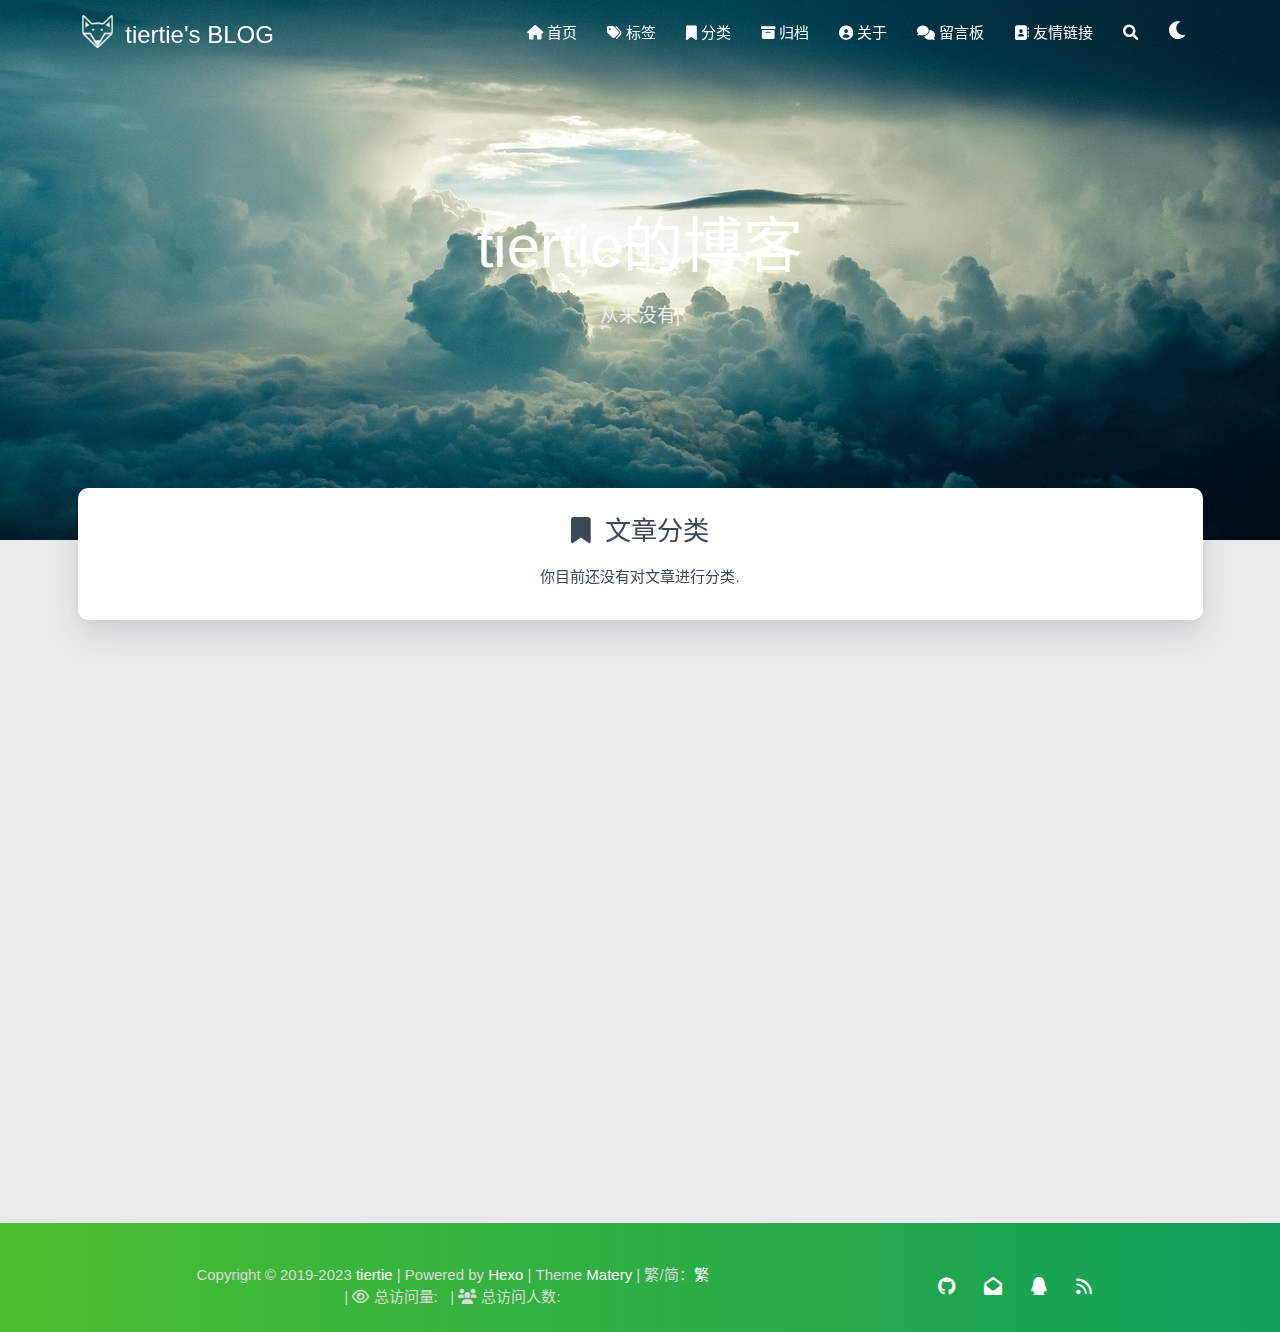
<file: categories/index.html>
<!DOCTYPE HTML>
<html lang="zh-CN">


<head>
    <meta charset="utf-8">
    <meta name="keywords" content="分类, tiertie&#39;s BLOG">
    <meta name="description" content="tiertie&#39;s BLOG">
    <meta http-equiv="X-UA-Compatible" content="IE=edge">
    <meta name="viewport" content="width=device-width, initial-scale=1.0, user-scalable=no">
    <meta name="renderer" content="webkit|ie-stand|ie-comp">
    <meta name="mobile-web-app-capable" content="yes">
    <meta name="format-detection" content="telephone=no">
    <meta name="apple-mobile-web-app-capable" content="yes">
    <meta name="apple-mobile-web-app-status-bar-style" content="black-translucent">
    <meta name="referrer" content="no-referrer-when-downgrade">
    <!-- Global site tag (gtag.js) - Google Analytics -->


    <title>分类 | tiertie&#39;s BLOG</title>
    <link rel="icon" type="image/png" href="/favicon.png">
    


    <!-- bg-cover style     -->



<link rel="stylesheet" type="text/css" href="/libs/awesome/css/all.min.css">
<link rel="stylesheet" type="text/css" href="/libs/materialize/materialize.min.css">
<link rel="stylesheet" type="text/css" href="/libs/aos/aos.css">
<link rel="stylesheet" type="text/css" href="/libs/animate/animate.min.css">
<link rel="stylesheet" type="text/css" href="/libs/lightGallery/css/lightgallery.min.css">
<link rel="stylesheet" type="text/css" href="/css/matery.css">
<link rel="stylesheet" type="text/css" href="/css/my.css">
<link rel="stylesheet" type="text/css" href="/css/dark.css" media="none" onload="if(media!='all')media='all'">




    <link rel="stylesheet" href="/libs/tocbot/tocbot.css">
    <link rel="stylesheet" href="/css/post.css">




    
        <link rel="stylesheet" type="text/css" href="/css/reward.css">
    



    <script src="/libs/jquery/jquery-3.6.0.min.js"></script>

<meta name="generator" content="Hexo 6.3.0"></head>


<body>
    <header class="navbar-fixed">
    <nav id="headNav" class="bg-color nav-transparent">
        <div id="navContainer" class="nav-wrapper container">
            <div class="brand-logo">
                <a href="/" class="waves-effect waves-light">
                    
                    <img src="/medias/logo.png" class="logo-img" alt="LOGO">
                    
                    <span class="logo-span">tiertie&#39;s BLOG</span>
                </a>
            </div>
            

<a href="#" data-target="mobile-nav" class="sidenav-trigger button-collapse"><i class="fas fa-bars"></i></a>
<ul class="right nav-menu">
  
  <li class="hide-on-med-and-down nav-item">
    
    <a href="/" class="waves-effect waves-light">
      
      <i class="fas fa-home" style="zoom: 0.6;"></i>
      
      <span>首页</span>
    </a>
    
  </li>
  
  <li class="hide-on-med-and-down nav-item">
    
    <a href="/tags" class="waves-effect waves-light">
      
      <i class="fas fa-tags" style="zoom: 0.6;"></i>
      
      <span>标签</span>
    </a>
    
  </li>
  
  <li class="hide-on-med-and-down nav-item">
    
    <a href="/categories" class="waves-effect waves-light">
      
      <i class="fas fa-bookmark" style="zoom: 0.6;"></i>
      
      <span>分类</span>
    </a>
    
  </li>
  
  <li class="hide-on-med-and-down nav-item">
    
    <a href="/archives" class="waves-effect waves-light">
      
      <i class="fas fa-archive" style="zoom: 0.6;"></i>
      
      <span>归档</span>
    </a>
    
  </li>
  
  <li class="hide-on-med-and-down nav-item">
    
    <a href="/about" class="waves-effect waves-light">
      
      <i class="fas fa-user-circle" style="zoom: 0.6;"></i>
      
      <span>关于</span>
    </a>
    
  </li>
  
  <li class="hide-on-med-and-down nav-item">
    
    <a href="/contact" class="waves-effect waves-light">
      
      <i class="fas fa-comments" style="zoom: 0.6;"></i>
      
      <span>留言板</span>
    </a>
    
  </li>
  
  <li class="hide-on-med-and-down nav-item">
    
    <a href="/friends" class="waves-effect waves-light">
      
      <i class="fas fa-address-book" style="zoom: 0.6;"></i>
      
      <span>友情链接</span>
    </a>
    
  </li>
  
  <li>
    <a href="#searchModal" class="modal-trigger waves-effect waves-light">
      <i id="searchIcon" class="fas fa-search" title="搜索" style="zoom: 0.85;"></i>
    </a>
  </li>
  <li>
    <a href="javascript:;" class="waves-effect waves-light" onclick="switchNightMode()" title="深色/浅色模式" >
      <i id="sum-moon-icon" class="fas fa-sun" style="zoom: 0.85;"></i>
    </a>
  </li>
</ul>


<div id="mobile-nav" class="side-nav sidenav">

    <div class="mobile-head bg-color">
        
        <img src="/medias/logo.png" class="logo-img circle responsive-img">
        
        <div class="logo-name">tiertie&#39;s BLOG</div>
        <div class="logo-desc">
            
            Never really desperate, only the lost of the soul.
            
        </div>
    </div>

    <ul class="menu-list mobile-menu-list">
        
        <li class="m-nav-item">
	  
		<a href="/" class="waves-effect waves-light">
			
			    <i class="fa-fw fas fa-home"></i>
			
			首页
		</a>
          
        </li>
        
        <li class="m-nav-item">
	  
		<a href="/tags" class="waves-effect waves-light">
			
			    <i class="fa-fw fas fa-tags"></i>
			
			标签
		</a>
          
        </li>
        
        <li class="m-nav-item">
	  
		<a href="/categories" class="waves-effect waves-light">
			
			    <i class="fa-fw fas fa-bookmark"></i>
			
			分类
		</a>
          
        </li>
        
        <li class="m-nav-item">
	  
		<a href="/archives" class="waves-effect waves-light">
			
			    <i class="fa-fw fas fa-archive"></i>
			
			归档
		</a>
          
        </li>
        
        <li class="m-nav-item">
	  
		<a href="/about" class="waves-effect waves-light">
			
			    <i class="fa-fw fas fa-user-circle"></i>
			
			关于
		</a>
          
        </li>
        
        <li class="m-nav-item">
	  
		<a href="/contact" class="waves-effect waves-light">
			
			    <i class="fa-fw fas fa-comments"></i>
			
			留言板
		</a>
          
        </li>
        
        <li class="m-nav-item">
	  
		<a href="/friends" class="waves-effect waves-light">
			
			    <i class="fa-fw fas fa-address-book"></i>
			
			友情链接
		</a>
          
        </li>
        
        
        <li><div class="divider"></div></li>
        <li>
            <a href="https://github.com/blinkfox/hexo-theme-matery" class="waves-effect waves-light" target="_blank">
                <i class="fab fa-github-square fa-fw"></i>Fork Me
            </a>
        </li>
        
    </ul>
</div>


        </div>

        
            <style>
    .nav-transparent .github-corner {
        display: none !important;
    }

    .github-corner {
        position: absolute;
        z-index: 10;
        top: 0;
        right: 0;
        border: 0;
        transform: scale(1.1);
    }

    .github-corner svg {
        color: #0f9d58;
        fill: #fff;
        height: 64px;
        width: 64px;
    }

    .github-corner:hover .octo-arm {
        animation: a 0.56s ease-in-out;
    }

    .github-corner .octo-arm {
        animation: none;
    }

    @keyframes a {
        0%,
        to {
            transform: rotate(0);
        }
        20%,
        60% {
            transform: rotate(-25deg);
        }
        40%,
        80% {
            transform: rotate(10deg);
        }
    }
</style>

<a href="https://github.com/blinkfox/hexo-theme-matery" class="github-corner tooltipped hide-on-med-and-down" target="_blank"
   data-tooltip="Fork Me" data-position="left" data-delay="50">
    <svg viewBox="0 0 250 250" aria-hidden="true">
        <path d="M0,0 L115,115 L130,115 L142,142 L250,250 L250,0 Z"></path>
        <path d="M128.3,109.0 C113.8,99.7 119.0,89.6 119.0,89.6 C122.0,82.7 120.5,78.6 120.5,78.6 C119.2,72.0 123.4,76.3 123.4,76.3 C127.3,80.9 125.5,87.3 125.5,87.3 C122.9,97.6 130.6,101.9 134.4,103.2"
              fill="currentColor" style="transform-origin: 130px 106px;" class="octo-arm"></path>
        <path d="M115.0,115.0 C114.9,115.1 118.7,116.5 119.8,115.4 L133.7,101.6 C136.9,99.2 139.9,98.4 142.2,98.6 C133.8,88.0 127.5,74.4 143.8,58.0 C148.5,53.4 154.0,51.2 159.7,51.0 C160.3,49.4 163.2,43.6 171.4,40.1 C171.4,40.1 176.1,42.5 178.8,56.2 C183.1,58.6 187.2,61.8 190.9,65.4 C194.5,69.0 197.7,73.2 200.1,77.6 C213.8,80.2 216.3,84.9 216.3,84.9 C212.7,93.1 206.9,96.0 205.4,96.6 C205.1,102.4 203.0,107.8 198.3,112.5 C181.9,128.9 168.3,122.5 157.7,114.1 C157.9,116.9 156.7,120.9 152.7,124.9 L141.0,136.5 C139.8,137.7 141.6,141.9 141.8,141.8 Z"
              fill="currentColor" class="octo-body"></path>
    </svg>
</a>
        
    </nav>

</header>

    <div class="bg-cover pd-header about-cover">
    <div class="container">
    <div class="row">
    <div class="col s10 offset-s1 m8 offset-m2 l8 offset-l2">
        <div class="brand">
            <div class="title center-align">
                
                tiertie的博客
                
            </div>

            <div class="description center-align">
                
                <span id="subtitle"></span>
                <script src="/libs/typed/typed.js"></script>
                <script>
                    var typed = new Typed("#subtitle", {
                        strings: [ 
                            
                                "从来没有真正的绝境, 只有心灵的迷途",
                            
                                "Never really desperate, only the lost of the soul",
                            
                        ],
                        startDelay: 300,
                        typeSpeed: 100,
                        loop: true,
                        backSpeed: 50,
                        showCursor: true
                    });
                </script>
                
            </div>
        </div>
    </div>
</div>


<script>
    // 每天切换 banner 图.  Switch banner image every day.
    var bannerUrl = "/medias/banner/" + new Date().getDay() + '.jpg';
    $('.bg-cover').css('background-image', 'url(' + bannerUrl + ')');
</script>


    </div>
</div>

<main class="content">

    

<div id="category-cloud" class="container chip-container">
    <div class="card">
        <div class="card-content">
            <div class="tag-title center-align">
                <i class="fas fa-bookmark"></i>&nbsp;&nbsp;文章分类
            </div>
            <div class="tag-chips">
                
                你目前还没有对文章进行分类.
                
            </div>
        </div>
    </div>
</div>


    

</main>


    <footer class="page-footer bg-color">
    
        <link rel="stylesheet" href="/libs/aplayer/APlayer.min.css">
<style>
    .aplayer .aplayer-lrc p {
        
        display: none;
        
        font-size: 12px;
        font-weight: 700;
        line-height: 16px !important;
    }

    .aplayer .aplayer-lrc p.aplayer-lrc-current {
        
        display: none;
        
        font-size: 15px;
        color: #42b983;
    }

    
    .aplayer.aplayer-fixed.aplayer-narrow .aplayer-body {
        left: -66px !important;
    }

    .aplayer.aplayer-fixed.aplayer-narrow .aplayer-body:hover {
        left: 0px !important;
    }

    
</style>
<div class="">
    
    <div class="row">
        <meting-js class="col l8 offset-l2 m10 offset-m1 s12"
                   server="tencent"
                   type="playlist"
                   id="002U5gDr3RvuaD"
                   fixed='true'
                   autoplay='false'
                   theme='#42b983'
                   loop='all'
                   order='list'
                   preload='auto'
                   volume='0.7'
                   list-folded='true'
        >
        </meting-js>
    </div>
</div>

<script src="/libs/aplayer/APlayer.min.js"></script>
<script src="/libs/aplayer/Meting.min.js"></script>

    

    <div class="container row center-align"
         style="margin-bottom: 0px !important;">
        <div class="col s12 m8 l8 copy-right">
            Copyright&nbsp;&copy;
            
                <span id="year">2019-2023</span>
            
            <a href="/about" target="_blank">tiertie</a>
            |&nbsp;Powered by&nbsp;<a href="https://hexo.io/" target="_blank">Hexo</a>
            |&nbsp;Theme&nbsp;<a href="https://github.com/blinkfox/hexo-theme-matery" target="_blank">Matery</a>
            
                <span id="translate">|&nbsp;繁/简：</span><a id="translateLink" href="javascript:translatePage();">繁</a>
            
            <br>
            
            
            
                
            
            
                <span id="busuanzi_container_site_pv">
                &nbsp;|&nbsp;<i class="far fa-eye"></i>&nbsp;总访问量:&nbsp;
                    <span id="busuanzi_value_site_pv" class="white-color"></span>
            </span>
            
            
                <span id="busuanzi_container_site_uv">
                &nbsp;|&nbsp;<i class="fas fa-users"></i>&nbsp;总访问人数:&nbsp;
                    <span id="busuanzi_value_site_uv" class="white-color"></span>
            </span>
            
            <br>

            <!-- 运行天数提醒. -->
            
            <br>
            
        </div>
        <div class="col s12 m4 l4 social-link social-statis">
    <a href="https://github.com/tiertie" class="tooltipped" target="_blank" data-tooltip="访问我的GitHub" data-position="top" data-delay="50">
        <i class="fab fa-github"></i>
    </a>



    <a href="mailto:oacyo@qq.com" class="tooltipped" target="_blank" data-tooltip="邮件联系我" data-position="top" data-delay="50">
        <i class="fas fa-envelope-open"></i>
    </a>







    <a href="tencent://AddContact/?fromId=50&fromSubId=1&subcmd=all&uin=1181062873" class="tooltipped" target="_blank" data-tooltip="QQ联系我" data-position="top" data-delay="50">
        <i class="fab fa-qq"></i>
    </a>







    <a href="/atom.xml" class="tooltipped" target="_blank" data-tooltip="RSS 订阅" data-position="top" data-delay="50">
        <i class="fas fa-rss"></i>
    </a>

</div>
    </div>
</footer>

<div class="progress-bar"></div>


    <!-- 搜索遮罩框 -->
<div id="searchModal" class="modal">
    <div class="modal-content">
        <div class="search-header">
            <span class="title"><i class="fas fa-search"></i>&nbsp;&nbsp;搜索</span>
            <input type="search" id="searchInput" name="s" placeholder="请输入搜索的关键字"
                   class="search-input">
        </div>
        <div id="searchResult"></div>
    </div>
</div>

<script type="text/javascript">
$(function () {
    var searchFunc = function (path, search_id, content_id) {
        'use strict';
        $.ajax({
            url: path,
            dataType: "xml",
            success: function (xmlResponse) {
                // get the contents from search data
                var datas = $("entry", xmlResponse).map(function () {
                    return {
                        title: $("title", this).text(),
                        content: $("content", this).text(),
                        url: $("url", this).text()
                    };
                }).get();
                var $input = document.getElementById(search_id);
                var $resultContent = document.getElementById(content_id);
                $input.addEventListener('input', function () {
                    var str = '<ul class=\"search-result-list\">';
                    var keywords = this.value.trim().toLowerCase().split(/[\s\-]+/);
                    $resultContent.innerHTML = "";
                    if (this.value.trim().length <= 0) {
                        return;
                    }
                    // perform local searching
                    datas.forEach(function (data) {
                        var isMatch = true;
                        var data_title = data.title.trim().toLowerCase();
                        var data_content = data.content.trim().replace(/<[^>]+>/g, "").toLowerCase();
                        var data_url = data.url;
                        data_url = data_url.indexOf('/') === 0 ? data.url : '/' + data_url;
                        var index_title = -1;
                        var index_content = -1;
                        var first_occur = -1;
                        // only match artiles with not empty titles and contents
                        if (data_title !== '' && data_content !== '') {
                            keywords.forEach(function (keyword, i) {
                                index_title = data_title.indexOf(keyword);
                                index_content = data_content.indexOf(keyword);
                                if (index_title < 0 && index_content < 0) {
                                    isMatch = false;
                                } else {
                                    if (index_content < 0) {
                                        index_content = 0;
                                    }
                                    if (i === 0) {
                                        first_occur = index_content;
                                    }
                                }
                            });
                        }
                        // show search results
                        if (isMatch) {
                            str += "<li><a href='" + data_url + "' class='search-result-title'>" + data_title + "</a>";
                            var content = data.content.trim().replace(/<[^>]+>/g, "");
                            if (first_occur >= 0) {
                                // cut out 100 characters
                                var start = first_occur - 20;
                                var end = first_occur + 80;
                                if (start < 0) {
                                    start = 0;
                                }
                                if (start === 0) {
                                    end = 100;
                                }
                                if (end > content.length) {
                                    end = content.length;
                                }
                                var match_content = content.substr(start, end);
                                // highlight all keywords
                                keywords.forEach(function (keyword) {
                                    var regS = new RegExp(keyword, "gi");
                                    match_content = match_content.replace(regS, "<em class=\"search-keyword\">" + keyword + "</em>");
                                });

                                str += "<p class=\"search-result\">" + match_content + "...</p>"
                            }
                            str += "</li>";
                        }
                    });
                    str += "</ul>";
                    $resultContent.innerHTML = str;
                });
            }
        });
    };

    searchFunc('/search.xml', 'searchInput', 'searchResult');
});
</script>

    <!-- 白天和黑夜主题 -->
<div class="stars-con">
    <div id="stars"></div>
    <div id="stars2"></div>
    <div id="stars3"></div>  
</div>

<script>
    function switchNightMode() {
        $('<div class="Cuteen_DarkSky"><div class="Cuteen_DarkPlanet"></div></div>').appendTo($('body')),
        setTimeout(function () {
            $('body').hasClass('DarkMode') 
            ? ($('body').removeClass('DarkMode'), localStorage.setItem('isDark', '0'), $('#sum-moon-icon').removeClass("fa-sun").addClass('fa-moon')) 
            : ($('body').addClass('DarkMode'), localStorage.setItem('isDark', '1'), $('#sum-moon-icon').addClass("fa-sun").removeClass('fa-moon')),
            
            setTimeout(function () {
            $('.Cuteen_DarkSky').fadeOut(1e3, function () {
                $(this).remove()
            })
            }, 2e3)
        })
    }
</script>

    <!-- 回到顶部按钮 -->
<div id="backTop" class="top-scroll">
    <a class="btn-floating btn-large waves-effect waves-light" href="#!">
        <i class="fas fa-arrow-up"></i>
    </a>
</div>


    <script src="/libs/materialize/materialize.min.js"></script>
    <script src="/libs/masonry/masonry.pkgd.min.js"></script>
    <script src="/libs/aos/aos.js"></script>
    <script src="/libs/scrollprogress/scrollProgress.min.js"></script>
    <script src="/libs/lightGallery/js/lightgallery-all.min.js"></script>
    <script src="/js/matery.js"></script>

    

    
        <script type="text/javascript" src="/js/tw_cn.js"></script>
        <script type="text/javascript">
          var defaultEncoding = 2; //网站编写字体是否繁体，1-繁体，2-简体
          var translateDelay = 0; //延迟时间,若不在前, 要设定延迟翻译时间, 如100表示100ms,默认为0
          var cookieDomain = "http://tiertie.github.io"; //Cookie地址, 一定要设定, 通常为你的网址
          var msgToTraditionalChinese = "繁"; //此处可以更改为你想要显示的文字
          var msgToSimplifiedChinese = "简"; //同上，但两处均不建议更改
          var translateButtonId = "translateLink"; //默认互换id
          translateInitilization();
        </script>
    
    
    

    <!-- 雪花特效 -->
    

    <!-- 鼠标星星特效 -->
    

     
        <script src="https://ssl.captcha.qq.com/TCaptcha.js"></script>
        <script src="/libs/others/TencentCaptcha.js"></script>
        <button id="TencentCaptcha" data-appid="xxxxxxxxxx" data-cbfn="callback" type="button" hidden></button>
    

    <!-- Baidu Analytics -->

    <!-- Baidu Push -->

<script>
    (function () {
        var bp = document.createElement('script');
        var curProtocol = window.location.protocol.split(':')[0];
        if (curProtocol === 'https') {
            bp.src = 'https://zz.bdstatic.com/linksubmit/push.js';
        } else {
            bp.src = 'http://push.zhanzhang.baidu.com/push.js';
        }
        var s = document.getElementsByTagName("script")[0];
        s.parentNode.insertBefore(bp, s);
    })();
</script>

    
    <script src="/libs/others/clicklove.js" async="async"></script>
    
    
    <script async src="/libs/others/busuanzi.pure.mini.js"></script>
    

    

    

    <!--腾讯兔小巢-->
    
    

    

    

    
    <script src="/libs/instantpage/instantpage.js" type="module"></script>
    

</body>

</html>
</file>
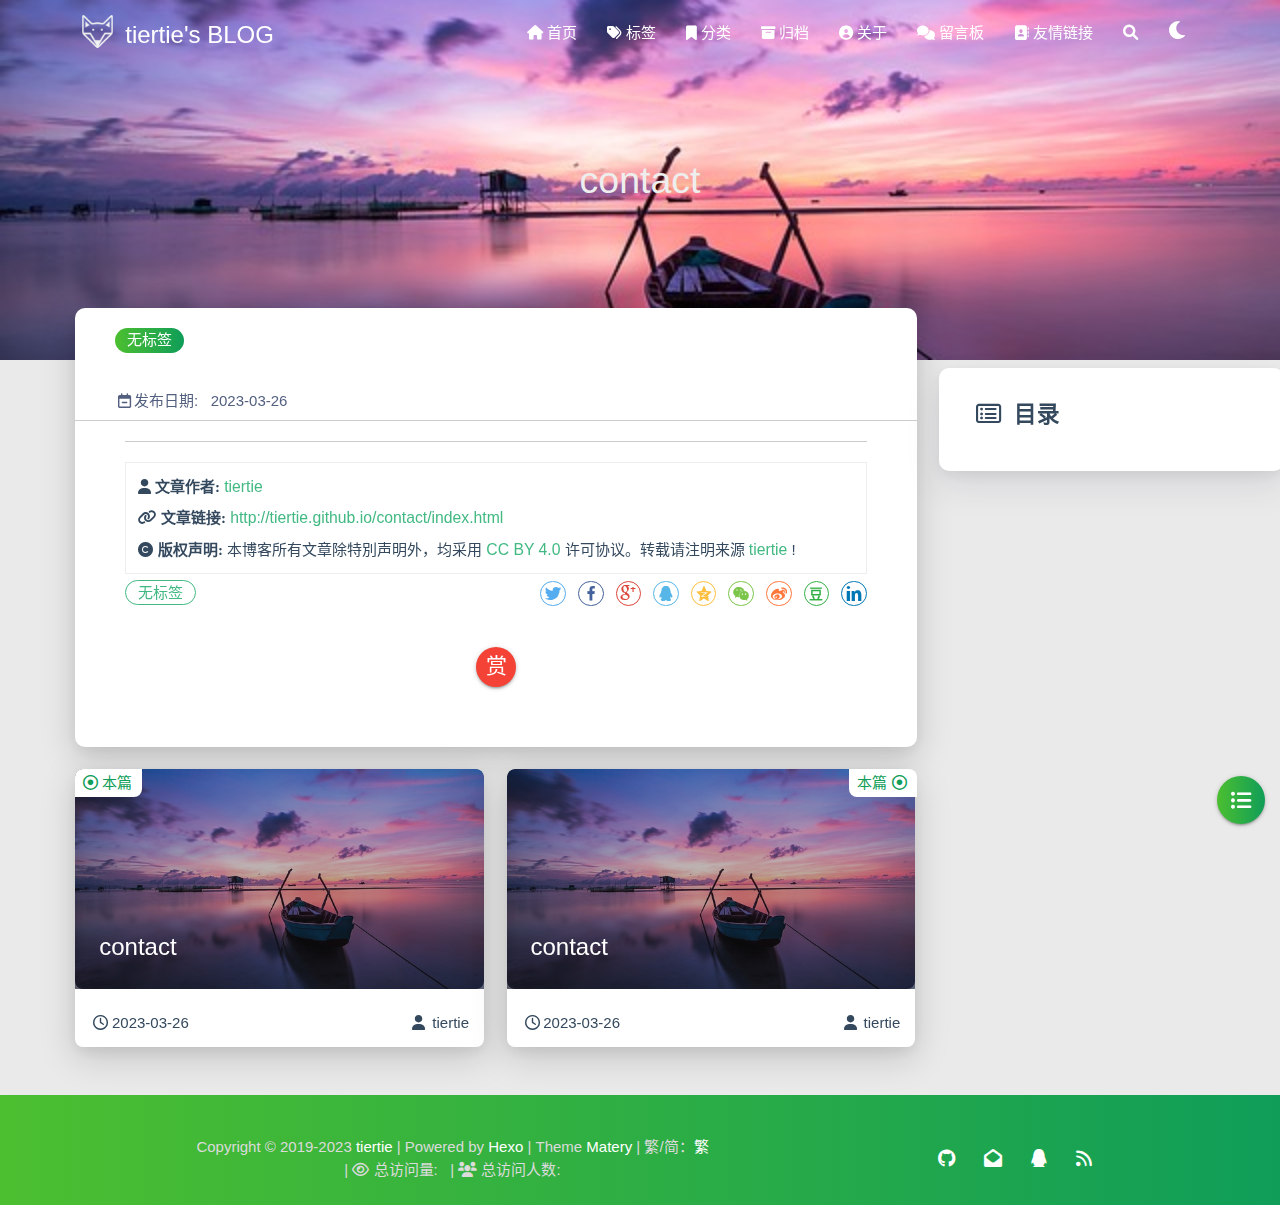
<file: contact/index.html>
<!DOCTYPE HTML>
<html lang="zh-CN">


<head>
    <meta charset="utf-8">
    <meta name="keywords" content="contact, tiertie&#39;s BLOG">
    <meta name="description" content="tiertie&#39;s BLOG">
    <meta http-equiv="X-UA-Compatible" content="IE=edge">
    <meta name="viewport" content="width=device-width, initial-scale=1.0, user-scalable=no">
    <meta name="renderer" content="webkit|ie-stand|ie-comp">
    <meta name="mobile-web-app-capable" content="yes">
    <meta name="format-detection" content="telephone=no">
    <meta name="apple-mobile-web-app-capable" content="yes">
    <meta name="apple-mobile-web-app-status-bar-style" content="black-translucent">
    <meta name="referrer" content="no-referrer-when-downgrade">
    <!-- Global site tag (gtag.js) - Google Analytics -->


    <title>contact | tiertie&#39;s BLOG</title>
    <link rel="icon" type="image/png" href="/favicon.png">
    


    <!-- bg-cover style     -->



<link rel="stylesheet" type="text/css" href="/libs/awesome/css/all.min.css">
<link rel="stylesheet" type="text/css" href="/libs/materialize/materialize.min.css">
<link rel="stylesheet" type="text/css" href="/libs/aos/aos.css">
<link rel="stylesheet" type="text/css" href="/libs/animate/animate.min.css">
<link rel="stylesheet" type="text/css" href="/libs/lightGallery/css/lightgallery.min.css">
<link rel="stylesheet" type="text/css" href="/css/matery.css">
<link rel="stylesheet" type="text/css" href="/css/my.css">
<link rel="stylesheet" type="text/css" href="/css/dark.css" media="none" onload="if(media!='all')media='all'">




    <link rel="stylesheet" href="/libs/tocbot/tocbot.css">
    <link rel="stylesheet" href="/css/post.css">




    
        <link rel="stylesheet" type="text/css" href="/css/reward.css">
    



    <script src="/libs/jquery/jquery-3.6.0.min.js"></script>

<meta name="generator" content="Hexo 6.3.0"></head>


<body>
    <header class="navbar-fixed">
    <nav id="headNav" class="bg-color nav-transparent">
        <div id="navContainer" class="nav-wrapper container">
            <div class="brand-logo">
                <a href="/" class="waves-effect waves-light">
                    
                    <img src="/medias/logo.png" class="logo-img" alt="LOGO">
                    
                    <span class="logo-span">tiertie&#39;s BLOG</span>
                </a>
            </div>
            

<a href="#" data-target="mobile-nav" class="sidenav-trigger button-collapse"><i class="fas fa-bars"></i></a>
<ul class="right nav-menu">
  
  <li class="hide-on-med-and-down nav-item">
    
    <a href="/" class="waves-effect waves-light">
      
      <i class="fas fa-home" style="zoom: 0.6;"></i>
      
      <span>首页</span>
    </a>
    
  </li>
  
  <li class="hide-on-med-and-down nav-item">
    
    <a href="/tags" class="waves-effect waves-light">
      
      <i class="fas fa-tags" style="zoom: 0.6;"></i>
      
      <span>标签</span>
    </a>
    
  </li>
  
  <li class="hide-on-med-and-down nav-item">
    
    <a href="/categories" class="waves-effect waves-light">
      
      <i class="fas fa-bookmark" style="zoom: 0.6;"></i>
      
      <span>分类</span>
    </a>
    
  </li>
  
  <li class="hide-on-med-and-down nav-item">
    
    <a href="/archives" class="waves-effect waves-light">
      
      <i class="fas fa-archive" style="zoom: 0.6;"></i>
      
      <span>归档</span>
    </a>
    
  </li>
  
  <li class="hide-on-med-and-down nav-item">
    
    <a href="/about" class="waves-effect waves-light">
      
      <i class="fas fa-user-circle" style="zoom: 0.6;"></i>
      
      <span>关于</span>
    </a>
    
  </li>
  
  <li class="hide-on-med-and-down nav-item">
    
    <a href="/contact" class="waves-effect waves-light">
      
      <i class="fas fa-comments" style="zoom: 0.6;"></i>
      
      <span>留言板</span>
    </a>
    
  </li>
  
  <li class="hide-on-med-and-down nav-item">
    
    <a href="/friends" class="waves-effect waves-light">
      
      <i class="fas fa-address-book" style="zoom: 0.6;"></i>
      
      <span>友情链接</span>
    </a>
    
  </li>
  
  <li>
    <a href="#searchModal" class="modal-trigger waves-effect waves-light">
      <i id="searchIcon" class="fas fa-search" title="搜索" style="zoom: 0.85;"></i>
    </a>
  </li>
  <li>
    <a href="javascript:;" class="waves-effect waves-light" onclick="switchNightMode()" title="深色/浅色模式" >
      <i id="sum-moon-icon" class="fas fa-sun" style="zoom: 0.85;"></i>
    </a>
  </li>
</ul>


<div id="mobile-nav" class="side-nav sidenav">

    <div class="mobile-head bg-color">
        
        <img src="/medias/logo.png" class="logo-img circle responsive-img">
        
        <div class="logo-name">tiertie&#39;s BLOG</div>
        <div class="logo-desc">
            
            Never really desperate, only the lost of the soul.
            
        </div>
    </div>

    <ul class="menu-list mobile-menu-list">
        
        <li class="m-nav-item">
	  
		<a href="/" class="waves-effect waves-light">
			
			    <i class="fa-fw fas fa-home"></i>
			
			首页
		</a>
          
        </li>
        
        <li class="m-nav-item">
	  
		<a href="/tags" class="waves-effect waves-light">
			
			    <i class="fa-fw fas fa-tags"></i>
			
			标签
		</a>
          
        </li>
        
        <li class="m-nav-item">
	  
		<a href="/categories" class="waves-effect waves-light">
			
			    <i class="fa-fw fas fa-bookmark"></i>
			
			分类
		</a>
          
        </li>
        
        <li class="m-nav-item">
	  
		<a href="/archives" class="waves-effect waves-light">
			
			    <i class="fa-fw fas fa-archive"></i>
			
			归档
		</a>
          
        </li>
        
        <li class="m-nav-item">
	  
		<a href="/about" class="waves-effect waves-light">
			
			    <i class="fa-fw fas fa-user-circle"></i>
			
			关于
		</a>
          
        </li>
        
        <li class="m-nav-item">
	  
		<a href="/contact" class="waves-effect waves-light">
			
			    <i class="fa-fw fas fa-comments"></i>
			
			留言板
		</a>
          
        </li>
        
        <li class="m-nav-item">
	  
		<a href="/friends" class="waves-effect waves-light">
			
			    <i class="fa-fw fas fa-address-book"></i>
			
			友情链接
		</a>
          
        </li>
        
        
        <li><div class="divider"></div></li>
        <li>
            <a href="https://github.com/blinkfox/hexo-theme-matery" class="waves-effect waves-light" target="_blank">
                <i class="fab fa-github-square fa-fw"></i>Fork Me
            </a>
        </li>
        
    </ul>
</div>


        </div>

        
            <style>
    .nav-transparent .github-corner {
        display: none !important;
    }

    .github-corner {
        position: absolute;
        z-index: 10;
        top: 0;
        right: 0;
        border: 0;
        transform: scale(1.1);
    }

    .github-corner svg {
        color: #0f9d58;
        fill: #fff;
        height: 64px;
        width: 64px;
    }

    .github-corner:hover .octo-arm {
        animation: a 0.56s ease-in-out;
    }

    .github-corner .octo-arm {
        animation: none;
    }

    @keyframes a {
        0%,
        to {
            transform: rotate(0);
        }
        20%,
        60% {
            transform: rotate(-25deg);
        }
        40%,
        80% {
            transform: rotate(10deg);
        }
    }
</style>

<a href="https://github.com/blinkfox/hexo-theme-matery" class="github-corner tooltipped hide-on-med-and-down" target="_blank"
   data-tooltip="Fork Me" data-position="left" data-delay="50">
    <svg viewBox="0 0 250 250" aria-hidden="true">
        <path d="M0,0 L115,115 L130,115 L142,142 L250,250 L250,0 Z"></path>
        <path d="M128.3,109.0 C113.8,99.7 119.0,89.6 119.0,89.6 C122.0,82.7 120.5,78.6 120.5,78.6 C119.2,72.0 123.4,76.3 123.4,76.3 C127.3,80.9 125.5,87.3 125.5,87.3 C122.9,97.6 130.6,101.9 134.4,103.2"
              fill="currentColor" style="transform-origin: 130px 106px;" class="octo-arm"></path>
        <path d="M115.0,115.0 C114.9,115.1 118.7,116.5 119.8,115.4 L133.7,101.6 C136.9,99.2 139.9,98.4 142.2,98.6 C133.8,88.0 127.5,74.4 143.8,58.0 C148.5,53.4 154.0,51.2 159.7,51.0 C160.3,49.4 163.2,43.6 171.4,40.1 C171.4,40.1 176.1,42.5 178.8,56.2 C183.1,58.6 187.2,61.8 190.9,65.4 C194.5,69.0 197.7,73.2 200.1,77.6 C213.8,80.2 216.3,84.9 216.3,84.9 C212.7,93.1 206.9,96.0 205.4,96.6 C205.1,102.4 203.0,107.8 198.3,112.5 C181.9,128.9 168.3,122.5 157.7,114.1 C157.9,116.9 156.7,120.9 152.7,124.9 L141.0,136.5 C139.8,137.7 141.6,141.9 141.8,141.8 Z"
              fill="currentColor" class="octo-body"></path>
    </svg>
</a>
        
    </nav>

</header>

    



<div class="bg-cover pd-header post-cover" style="background-image: url('/medias/featureimages/16.jpg')">
    <div class="container" style="right: 0px;left: 0px;">
        <div class="row">
            <div class="col s12 m12 l12">
                <div class="brand">
                    <h1 class="description center-align post-title">contact</h1>
                </div>
            </div>
        </div>
    </div>
</div>




<main class="post-container content">

    
    <div class="row">
    <div id="main-content" class="col s12 m12 l9">
        <!-- 文章内容详情 -->
<div id="artDetail">
    <div class="card">
        <div class="card-content article-info">
            <div class="row tag-cate">
                <div class="col s7">
                    
                          <div class="article-tag">
                            <span class="chip bg-color">无标签</span>
                          </div>
                    
                </div>
                <div class="col s5 right-align">
                    
                </div>
            </div>

            <div class="post-info">
                
                <div class="post-date info-break-policy">
                    <i class="far fa-calendar-minus fa-fw"></i>发布日期:&nbsp;&nbsp;
                    2023-03-26
                </div>
                

                

                

                

                
            </div>
        </div>
        <hr class="clearfix">

        
        <!-- 是否加载使用自带的 prismjs. -->
        <link rel="stylesheet" href="/libs/prism/prism.min.css">
        

        

        <div class="card-content article-card-content">
            <div id="articleContent">
                
                
            </div>
            <hr/>

            

    <div class="reprint" id="reprint-statement">
        
            <div class="reprint__author">
                <span class="reprint-meta" style="font-weight: bold;">
                    <i class="fas fa-user">
                        文章作者:
                    </i>
                </span>
                <span class="reprint-info">
                    <a href="/about" rel="external nofollow noreferrer">tiertie</a>
                </span>
            </div>
            <div class="reprint__type">
                <span class="reprint-meta" style="font-weight: bold;">
                    <i class="fas fa-link">
                        文章链接:
                    </i>
                </span>
                <span class="reprint-info">
                    <a href="http://tiertie.github.io/contact/index.html">http://tiertie.github.io/contact/index.html</a>
                </span>
            </div>
            <div class="reprint__notice">
                <span class="reprint-meta" style="font-weight: bold;">
                    <i class="fas fa-copyright">
                        版权声明:
                    </i>
                </span>
                <span class="reprint-info">
                    本博客所有文章除特別声明外，均采用
                    <a href="https://creativecommons.org/licenses/by/4.0/deed.zh" rel="external nofollow noreferrer" target="_blank">CC BY 4.0</a>
                    许可协议。转载请注明来源
                    <a href="/about" target="_blank">tiertie</a>
                    !
                </span>
            </div>
        
    </div>

    <script async defer>
      document.addEventListener("copy", function (e) {
        let toastHTML = '<span>复制成功，请遵循本文的转载规则</span><button class="btn-flat toast-action" onclick="navToReprintStatement()" style="font-size: smaller">查看</a>';
        M.toast({html: toastHTML})
      });

      function navToReprintStatement() {
        $("html, body").animate({scrollTop: $("#reprint-statement").offset().top - 80}, 800);
      }
    </script>



            <div class="tag_share" style="display: block;">
                <div class="post-meta__tag-list" style="display: inline-block;">
                    
                        <div class="article-tag">
                            <span class="chip bg-color">无标签</span>
                        </div>
                    
                </div>
                <div class="post_share" style="zoom: 80%; width: fit-content; display: inline-block; float: right; margin: -0.15rem 0;">
                    <link rel="stylesheet" type="text/css" href="/libs/share/css/share.min.css">
<div id="article-share">

    
    <div class="social-share" data-sites="twitter,facebook,google,qq,qzone,wechat,weibo,douban,linkedin" data-wechat-qrcode-helper="<p>微信扫一扫即可分享！</p>"></div>
    <script src="/libs/share/js/social-share.min.js"></script>
    

    

</div>

                </div>
            </div>
            
                <div id="reward">
    <a href="#rewardModal" class="reward-link modal-trigger btn-floating btn-medium waves-effect waves-light red">赏</a>

    <!-- Modal Structure -->
    <div id="rewardModal" class="modal">
        <div class="modal-content">
            <a class="close modal-close"><i class="fas fa-times"></i></a>
            <h4 class="reward-title">你的赏识是我前进的动力</h4>
            <div class="reward-content">
                <div class="reward-tabs">
                    <ul class="tabs row">
                        <li class="tab col s6 alipay-tab waves-effect waves-light"><a href="#alipay">支付宝</a></li>
                        <li class="tab col s6 wechat-tab waves-effect waves-light"><a href="#wechat">微 信</a></li>
                    </ul>
                    <div id="alipay">
                        <img src="/medias/reward/alipay.jpg" class="reward-img" alt="支付宝打赏二维码">
                    </div>
                    <div id="wechat">
                        <img src="/medias/reward/wechat.png" class="reward-img" alt="微信打赏二维码">
                    </div>
                </div>
            </div>
        </div>
    </div>
</div>

<script>
    $(function () {
        $('.tabs').tabs();
    });
</script>

            
        </div>
    </div>

    

    

    

    

    

    

    

    

    

<article id="prenext-posts" class="prev-next articles">
    <div class="row article-row">
        
        <div class="article col s12 m6" data-aos="fade-up" data-aos="fade-up">
            <div class="article-badge left-badge text-color">
                <i class="far fa-dot-circle"></i>&nbsp;本篇
            </div>
            <div class="card">
                <a href="/contact/index.html">
                    <div class="card-image">
                        
                        
                        <img src="/medias/featureimages/16.jpg" class="responsive-img" alt="contact">
                        
                        <span class="card-title">contact</span>
                    </div>
                </a>
                <div class="card-content article-content">
                    <div class="summary block-with-text">
                        
                            
                        
                    </div>
                    <div class="publish-info">
                            <span class="publish-date">
                                <i class="far fa-clock fa-fw icon-date"></i>2023-03-26
                            </span>
                        <span class="publish-author">
                            
                            <i class="fas fa-user fa-fw"></i>
                            tiertie
                            
                        </span>
                    </div>
                </div>

                
            </div>
        </div>
        
        
        <div class="article col s12 m6" data-aos="fade-up">
            <div class="article-badge right-badge text-color">
                本篇&nbsp;<i class="far fa-dot-circle"></i>
            </div>
            <div class="card">
                <a href="/contact/index.html">
                    <div class="card-image">
                        
                        
                        <img src="/medias/featureimages/16.jpg" class="responsive-img" alt="contact">
                        
                        <span class="card-title">contact</span>
                    </div>
                </a>
                <div class="card-content article-content">
                    <div class="summary block-with-text">
                        
                            
                        
                    </div>
                    <div class="publish-info">
                            <span class="publish-date">
                                <i class="far fa-clock fa-fw icon-date"></i>2023-03-26
                            </span>
                        <span class="publish-author">
                            
                            <i class="fas fa-user fa-fw"></i>
                            tiertie
                            
                        </span>
                    </div>
                </div>

                
            </div>
        </div>
        
    </div>
</article>

</div>



<!-- 代码块功能依赖 -->
<script type="text/javascript" src="/libs/codeBlock/codeBlockFuction.js"></script>


  <!-- 是否加载使用自带的 prismjs. -->
  <script type="text/javascript" src="/libs/prism/prism.min.js"></script>


<!-- 代码语言 -->

<script type="text/javascript" src="/libs/codeBlock/codeLang.js"></script>


<!-- 代码块复制 -->

<script type="text/javascript" src="/libs/codeBlock/codeCopy.js"></script>


<!-- 代码块收缩 -->

<script type="text/javascript" src="/libs/codeBlock/codeShrink.js"></script>



    </div>
    <div id="toc-aside" class="expanded col l3 hide-on-med-and-down">
        <div class="toc-widget card" style="background-color: white;">
            <div class="toc-title"><i class="far fa-list-alt"></i>&nbsp;&nbsp;目录</div>
            <div id="toc-content"></div>
        </div>
    </div>
</div>

<!-- TOC 悬浮按钮. -->

<div id="floating-toc-btn" class="hide-on-med-and-down">
    <a class="btn-floating btn-large bg-color">
        <i class="fas fa-list-ul"></i>
    </a>
</div>


<script src="/libs/tocbot/tocbot.min.js"></script>
<script>
    $(function () {
        tocbot.init({
            tocSelector: '#toc-content',
            contentSelector: '#articleContent',
            headingsOffset: -($(window).height() * 0.4 - 45),
            collapseDepth: Number('0'),
            headingSelector: 'h2, h3, h4'
        });

        // Set scroll toc fixed.
        let tocHeight = parseInt($(window).height() * 0.4 - 64);
        let $tocWidget = $('.toc-widget');
        $(window).scroll(function () {
            let scroll = $(window).scrollTop();
            /* add post toc fixed. */
            if (scroll > tocHeight) {
                $tocWidget.addClass('toc-fixed');
            } else {
                $tocWidget.removeClass('toc-fixed');
            }
        });

        
        /* 修复文章卡片 div 的宽度. */
        let fixPostCardWidth = function (srcId, targetId) {
            let srcDiv = $('#' + srcId);
            if (srcDiv.length === 0) {
                return;
            }

            let w = srcDiv.width();
            if (w >= 450) {
                w = w + 21;
            } else if (w >= 350 && w < 450) {
                w = w + 18;
            } else if (w >= 300 && w < 350) {
                w = w + 16;
            } else {
                w = w + 14;
            }
            $('#' + targetId).width(w);
        };

        // 切换TOC目录展开收缩的相关操作.
        const expandedClass = 'expanded';
        let $tocAside = $('#toc-aside');
        let $mainContent = $('#main-content');
        $('#floating-toc-btn .btn-floating').click(function () {
            if ($tocAside.hasClass(expandedClass)) {
                $tocAside.removeClass(expandedClass).hide();
                $mainContent.removeClass('l9');
            } else {
                $tocAside.addClass(expandedClass).show();
                $mainContent.addClass('l9');
            }
            fixPostCardWidth('artDetail', 'prenext-posts');
        });
        
    });
</script>

    

</main>




    <footer class="page-footer bg-color">
    
        <link rel="stylesheet" href="/libs/aplayer/APlayer.min.css">
<style>
    .aplayer .aplayer-lrc p {
        
        display: none;
        
        font-size: 12px;
        font-weight: 700;
        line-height: 16px !important;
    }

    .aplayer .aplayer-lrc p.aplayer-lrc-current {
        
        display: none;
        
        font-size: 15px;
        color: #42b983;
    }

    
    .aplayer.aplayer-fixed.aplayer-narrow .aplayer-body {
        left: -66px !important;
    }

    .aplayer.aplayer-fixed.aplayer-narrow .aplayer-body:hover {
        left: 0px !important;
    }

    
</style>
<div class="">
    
    <div class="row">
        <meting-js class="col l8 offset-l2 m10 offset-m1 s12"
                   server="tencent"
                   type="playlist"
                   id="002U5gDr3RvuaD"
                   fixed='true'
                   autoplay='false'
                   theme='#42b983'
                   loop='all'
                   order='list'
                   preload='auto'
                   volume='0.7'
                   list-folded='true'
        >
        </meting-js>
    </div>
</div>

<script src="/libs/aplayer/APlayer.min.js"></script>
<script src="/libs/aplayer/Meting.min.js"></script>

    

    <div class="container row center-align"
         style="margin-bottom: 0px !important;">
        <div class="col s12 m8 l8 copy-right">
            Copyright&nbsp;&copy;
            
                <span id="year">2019-2023</span>
            
            <a href="/about" target="_blank">tiertie</a>
            |&nbsp;Powered by&nbsp;<a href="https://hexo.io/" target="_blank">Hexo</a>
            |&nbsp;Theme&nbsp;<a href="https://github.com/blinkfox/hexo-theme-matery" target="_blank">Matery</a>
            
                <span id="translate">|&nbsp;繁/简：</span><a id="translateLink" href="javascript:translatePage();">繁</a>
            
            <br>
            
            
            
                
            
            
                <span id="busuanzi_container_site_pv">
                &nbsp;|&nbsp;<i class="far fa-eye"></i>&nbsp;总访问量:&nbsp;
                    <span id="busuanzi_value_site_pv" class="white-color"></span>
            </span>
            
            
                <span id="busuanzi_container_site_uv">
                &nbsp;|&nbsp;<i class="fas fa-users"></i>&nbsp;总访问人数:&nbsp;
                    <span id="busuanzi_value_site_uv" class="white-color"></span>
            </span>
            
            <br>

            <!-- 运行天数提醒. -->
            
            <br>
            
        </div>
        <div class="col s12 m4 l4 social-link social-statis">
    <a href="https://github.com/tiertie" class="tooltipped" target="_blank" data-tooltip="访问我的GitHub" data-position="top" data-delay="50">
        <i class="fab fa-github"></i>
    </a>



    <a href="mailto:oacyo@qq.com" class="tooltipped" target="_blank" data-tooltip="邮件联系我" data-position="top" data-delay="50">
        <i class="fas fa-envelope-open"></i>
    </a>







    <a href="tencent://AddContact/?fromId=50&fromSubId=1&subcmd=all&uin=1181062873" class="tooltipped" target="_blank" data-tooltip="QQ联系我" data-position="top" data-delay="50">
        <i class="fab fa-qq"></i>
    </a>







    <a href="/atom.xml" class="tooltipped" target="_blank" data-tooltip="RSS 订阅" data-position="top" data-delay="50">
        <i class="fas fa-rss"></i>
    </a>

</div>
    </div>
</footer>

<div class="progress-bar"></div>


    <!-- 搜索遮罩框 -->
<div id="searchModal" class="modal">
    <div class="modal-content">
        <div class="search-header">
            <span class="title"><i class="fas fa-search"></i>&nbsp;&nbsp;搜索</span>
            <input type="search" id="searchInput" name="s" placeholder="请输入搜索的关键字"
                   class="search-input">
        </div>
        <div id="searchResult"></div>
    </div>
</div>

<script type="text/javascript">
$(function () {
    var searchFunc = function (path, search_id, content_id) {
        'use strict';
        $.ajax({
            url: path,
            dataType: "xml",
            success: function (xmlResponse) {
                // get the contents from search data
                var datas = $("entry", xmlResponse).map(function () {
                    return {
                        title: $("title", this).text(),
                        content: $("content", this).text(),
                        url: $("url", this).text()
                    };
                }).get();
                var $input = document.getElementById(search_id);
                var $resultContent = document.getElementById(content_id);
                $input.addEventListener('input', function () {
                    var str = '<ul class=\"search-result-list\">';
                    var keywords = this.value.trim().toLowerCase().split(/[\s\-]+/);
                    $resultContent.innerHTML = "";
                    if (this.value.trim().length <= 0) {
                        return;
                    }
                    // perform local searching
                    datas.forEach(function (data) {
                        var isMatch = true;
                        var data_title = data.title.trim().toLowerCase();
                        var data_content = data.content.trim().replace(/<[^>]+>/g, "").toLowerCase();
                        var data_url = data.url;
                        data_url = data_url.indexOf('/') === 0 ? data.url : '/' + data_url;
                        var index_title = -1;
                        var index_content = -1;
                        var first_occur = -1;
                        // only match artiles with not empty titles and contents
                        if (data_title !== '' && data_content !== '') {
                            keywords.forEach(function (keyword, i) {
                                index_title = data_title.indexOf(keyword);
                                index_content = data_content.indexOf(keyword);
                                if (index_title < 0 && index_content < 0) {
                                    isMatch = false;
                                } else {
                                    if (index_content < 0) {
                                        index_content = 0;
                                    }
                                    if (i === 0) {
                                        first_occur = index_content;
                                    }
                                }
                            });
                        }
                        // show search results
                        if (isMatch) {
                            str += "<li><a href='" + data_url + "' class='search-result-title'>" + data_title + "</a>";
                            var content = data.content.trim().replace(/<[^>]+>/g, "");
                            if (first_occur >= 0) {
                                // cut out 100 characters
                                var start = first_occur - 20;
                                var end = first_occur + 80;
                                if (start < 0) {
                                    start = 0;
                                }
                                if (start === 0) {
                                    end = 100;
                                }
                                if (end > content.length) {
                                    end = content.length;
                                }
                                var match_content = content.substr(start, end);
                                // highlight all keywords
                                keywords.forEach(function (keyword) {
                                    var regS = new RegExp(keyword, "gi");
                                    match_content = match_content.replace(regS, "<em class=\"search-keyword\">" + keyword + "</em>");
                                });

                                str += "<p class=\"search-result\">" + match_content + "...</p>"
                            }
                            str += "</li>";
                        }
                    });
                    str += "</ul>";
                    $resultContent.innerHTML = str;
                });
            }
        });
    };

    searchFunc('/search.xml', 'searchInput', 'searchResult');
});
</script>

    <!-- 白天和黑夜主题 -->
<div class="stars-con">
    <div id="stars"></div>
    <div id="stars2"></div>
    <div id="stars3"></div>  
</div>

<script>
    function switchNightMode() {
        $('<div class="Cuteen_DarkSky"><div class="Cuteen_DarkPlanet"></div></div>').appendTo($('body')),
        setTimeout(function () {
            $('body').hasClass('DarkMode') 
            ? ($('body').removeClass('DarkMode'), localStorage.setItem('isDark', '0'), $('#sum-moon-icon').removeClass("fa-sun").addClass('fa-moon')) 
            : ($('body').addClass('DarkMode'), localStorage.setItem('isDark', '1'), $('#sum-moon-icon').addClass("fa-sun").removeClass('fa-moon')),
            
            setTimeout(function () {
            $('.Cuteen_DarkSky').fadeOut(1e3, function () {
                $(this).remove()
            })
            }, 2e3)
        })
    }
</script>

    <!-- 回到顶部按钮 -->
<div id="backTop" class="top-scroll">
    <a class="btn-floating btn-large waves-effect waves-light" href="#!">
        <i class="fas fa-arrow-up"></i>
    </a>
</div>


    <script src="/libs/materialize/materialize.min.js"></script>
    <script src="/libs/masonry/masonry.pkgd.min.js"></script>
    <script src="/libs/aos/aos.js"></script>
    <script src="/libs/scrollprogress/scrollProgress.min.js"></script>
    <script src="/libs/lightGallery/js/lightgallery-all.min.js"></script>
    <script src="/js/matery.js"></script>

    

    
        <script type="text/javascript" src="/js/tw_cn.js"></script>
        <script type="text/javascript">
          var defaultEncoding = 2; //网站编写字体是否繁体，1-繁体，2-简体
          var translateDelay = 0; //延迟时间,若不在前, 要设定延迟翻译时间, 如100表示100ms,默认为0
          var cookieDomain = "http://tiertie.github.io"; //Cookie地址, 一定要设定, 通常为你的网址
          var msgToTraditionalChinese = "繁"; //此处可以更改为你想要显示的文字
          var msgToSimplifiedChinese = "简"; //同上，但两处均不建议更改
          var translateButtonId = "translateLink"; //默认互换id
          translateInitilization();
        </script>
    
    
    

    <!-- 雪花特效 -->
    

    <!-- 鼠标星星特效 -->
    

     
        <script src="https://ssl.captcha.qq.com/TCaptcha.js"></script>
        <script src="/libs/others/TencentCaptcha.js"></script>
        <button id="TencentCaptcha" data-appid="xxxxxxxxxx" data-cbfn="callback" type="button" hidden></button>
    

    <!-- Baidu Analytics -->

    <!-- Baidu Push -->

<script>
    (function () {
        var bp = document.createElement('script');
        var curProtocol = window.location.protocol.split(':')[0];
        if (curProtocol === 'https') {
            bp.src = 'https://zz.bdstatic.com/linksubmit/push.js';
        } else {
            bp.src = 'http://push.zhanzhang.baidu.com/push.js';
        }
        var s = document.getElementsByTagName("script")[0];
        s.parentNode.insertBefore(bp, s);
    })();
</script>

    
    <script src="/libs/others/clicklove.js" async="async"></script>
    
    
    <script async src="/libs/others/busuanzi.pure.mini.js"></script>
    

    

    

    <!--腾讯兔小巢-->
    
    

    

    

    
    <script src="/libs/instantpage/instantpage.js" type="module"></script>
    

</body>

</html>
</file>
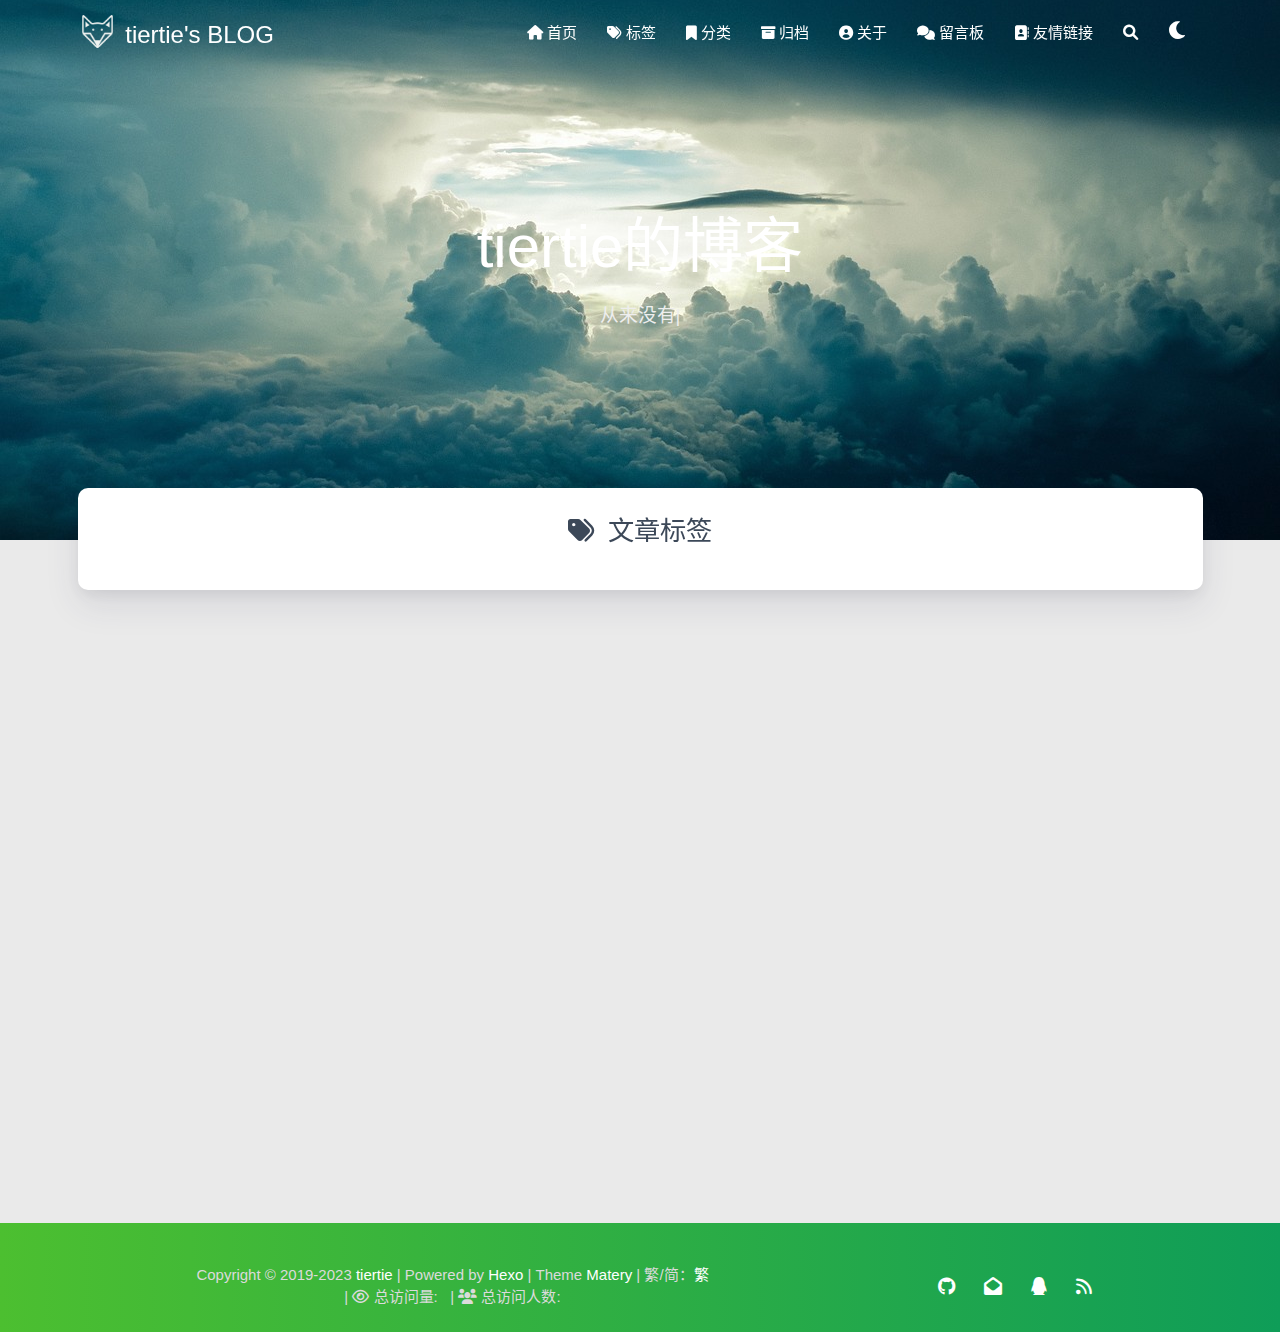
<file: tags/index.html>
<!DOCTYPE HTML>
<html lang="zh-CN">


<head>
    <meta charset="utf-8">
    <meta name="keywords" content="标签, tiertie&#39;s BLOG">
    <meta name="description" content="tiertie&#39;s BLOG">
    <meta http-equiv="X-UA-Compatible" content="IE=edge">
    <meta name="viewport" content="width=device-width, initial-scale=1.0, user-scalable=no">
    <meta name="renderer" content="webkit|ie-stand|ie-comp">
    <meta name="mobile-web-app-capable" content="yes">
    <meta name="format-detection" content="telephone=no">
    <meta name="apple-mobile-web-app-capable" content="yes">
    <meta name="apple-mobile-web-app-status-bar-style" content="black-translucent">
    <meta name="referrer" content="no-referrer-when-downgrade">
    <!-- Global site tag (gtag.js) - Google Analytics -->


    <title>标签 | tiertie&#39;s BLOG</title>
    <link rel="icon" type="image/png" href="/favicon.png">
    


    <!-- bg-cover style     -->



<link rel="stylesheet" type="text/css" href="/libs/awesome/css/all.min.css">
<link rel="stylesheet" type="text/css" href="/libs/materialize/materialize.min.css">
<link rel="stylesheet" type="text/css" href="/libs/aos/aos.css">
<link rel="stylesheet" type="text/css" href="/libs/animate/animate.min.css">
<link rel="stylesheet" type="text/css" href="/libs/lightGallery/css/lightgallery.min.css">
<link rel="stylesheet" type="text/css" href="/css/matery.css">
<link rel="stylesheet" type="text/css" href="/css/my.css">
<link rel="stylesheet" type="text/css" href="/css/dark.css" media="none" onload="if(media!='all')media='all'">




    <link rel="stylesheet" href="/libs/tocbot/tocbot.css">
    <link rel="stylesheet" href="/css/post.css">




    
        <link rel="stylesheet" type="text/css" href="/css/reward.css">
    



    <script src="/libs/jquery/jquery-3.6.0.min.js"></script>

<meta name="generator" content="Hexo 6.3.0"></head>


<body>
    <header class="navbar-fixed">
    <nav id="headNav" class="bg-color nav-transparent">
        <div id="navContainer" class="nav-wrapper container">
            <div class="brand-logo">
                <a href="/" class="waves-effect waves-light">
                    
                    <img src="/medias/logo.png" class="logo-img" alt="LOGO">
                    
                    <span class="logo-span">tiertie&#39;s BLOG</span>
                </a>
            </div>
            

<a href="#" data-target="mobile-nav" class="sidenav-trigger button-collapse"><i class="fas fa-bars"></i></a>
<ul class="right nav-menu">
  
  <li class="hide-on-med-and-down nav-item">
    
    <a href="/" class="waves-effect waves-light">
      
      <i class="fas fa-home" style="zoom: 0.6;"></i>
      
      <span>首页</span>
    </a>
    
  </li>
  
  <li class="hide-on-med-and-down nav-item">
    
    <a href="/tags" class="waves-effect waves-light">
      
      <i class="fas fa-tags" style="zoom: 0.6;"></i>
      
      <span>标签</span>
    </a>
    
  </li>
  
  <li class="hide-on-med-and-down nav-item">
    
    <a href="/categories" class="waves-effect waves-light">
      
      <i class="fas fa-bookmark" style="zoom: 0.6;"></i>
      
      <span>分类</span>
    </a>
    
  </li>
  
  <li class="hide-on-med-and-down nav-item">
    
    <a href="/archives" class="waves-effect waves-light">
      
      <i class="fas fa-archive" style="zoom: 0.6;"></i>
      
      <span>归档</span>
    </a>
    
  </li>
  
  <li class="hide-on-med-and-down nav-item">
    
    <a href="/about" class="waves-effect waves-light">
      
      <i class="fas fa-user-circle" style="zoom: 0.6;"></i>
      
      <span>关于</span>
    </a>
    
  </li>
  
  <li class="hide-on-med-and-down nav-item">
    
    <a href="/contact" class="waves-effect waves-light">
      
      <i class="fas fa-comments" style="zoom: 0.6;"></i>
      
      <span>留言板</span>
    </a>
    
  </li>
  
  <li class="hide-on-med-and-down nav-item">
    
    <a href="/friends" class="waves-effect waves-light">
      
      <i class="fas fa-address-book" style="zoom: 0.6;"></i>
      
      <span>友情链接</span>
    </a>
    
  </li>
  
  <li>
    <a href="#searchModal" class="modal-trigger waves-effect waves-light">
      <i id="searchIcon" class="fas fa-search" title="搜索" style="zoom: 0.85;"></i>
    </a>
  </li>
  <li>
    <a href="javascript:;" class="waves-effect waves-light" onclick="switchNightMode()" title="深色/浅色模式" >
      <i id="sum-moon-icon" class="fas fa-sun" style="zoom: 0.85;"></i>
    </a>
  </li>
</ul>


<div id="mobile-nav" class="side-nav sidenav">

    <div class="mobile-head bg-color">
        
        <img src="/medias/logo.png" class="logo-img circle responsive-img">
        
        <div class="logo-name">tiertie&#39;s BLOG</div>
        <div class="logo-desc">
            
            Never really desperate, only the lost of the soul.
            
        </div>
    </div>

    <ul class="menu-list mobile-menu-list">
        
        <li class="m-nav-item">
	  
		<a href="/" class="waves-effect waves-light">
			
			    <i class="fa-fw fas fa-home"></i>
			
			首页
		</a>
          
        </li>
        
        <li class="m-nav-item">
	  
		<a href="/tags" class="waves-effect waves-light">
			
			    <i class="fa-fw fas fa-tags"></i>
			
			标签
		</a>
          
        </li>
        
        <li class="m-nav-item">
	  
		<a href="/categories" class="waves-effect waves-light">
			
			    <i class="fa-fw fas fa-bookmark"></i>
			
			分类
		</a>
          
        </li>
        
        <li class="m-nav-item">
	  
		<a href="/archives" class="waves-effect waves-light">
			
			    <i class="fa-fw fas fa-archive"></i>
			
			归档
		</a>
          
        </li>
        
        <li class="m-nav-item">
	  
		<a href="/about" class="waves-effect waves-light">
			
			    <i class="fa-fw fas fa-user-circle"></i>
			
			关于
		</a>
          
        </li>
        
        <li class="m-nav-item">
	  
		<a href="/contact" class="waves-effect waves-light">
			
			    <i class="fa-fw fas fa-comments"></i>
			
			留言板
		</a>
          
        </li>
        
        <li class="m-nav-item">
	  
		<a href="/friends" class="waves-effect waves-light">
			
			    <i class="fa-fw fas fa-address-book"></i>
			
			友情链接
		</a>
          
        </li>
        
        
        <li><div class="divider"></div></li>
        <li>
            <a href="https://github.com/blinkfox/hexo-theme-matery" class="waves-effect waves-light" target="_blank">
                <i class="fab fa-github-square fa-fw"></i>Fork Me
            </a>
        </li>
        
    </ul>
</div>


        </div>

        
            <style>
    .nav-transparent .github-corner {
        display: none !important;
    }

    .github-corner {
        position: absolute;
        z-index: 10;
        top: 0;
        right: 0;
        border: 0;
        transform: scale(1.1);
    }

    .github-corner svg {
        color: #0f9d58;
        fill: #fff;
        height: 64px;
        width: 64px;
    }

    .github-corner:hover .octo-arm {
        animation: a 0.56s ease-in-out;
    }

    .github-corner .octo-arm {
        animation: none;
    }

    @keyframes a {
        0%,
        to {
            transform: rotate(0);
        }
        20%,
        60% {
            transform: rotate(-25deg);
        }
        40%,
        80% {
            transform: rotate(10deg);
        }
    }
</style>

<a href="https://github.com/blinkfox/hexo-theme-matery" class="github-corner tooltipped hide-on-med-and-down" target="_blank"
   data-tooltip="Fork Me" data-position="left" data-delay="50">
    <svg viewBox="0 0 250 250" aria-hidden="true">
        <path d="M0,0 L115,115 L130,115 L142,142 L250,250 L250,0 Z"></path>
        <path d="M128.3,109.0 C113.8,99.7 119.0,89.6 119.0,89.6 C122.0,82.7 120.5,78.6 120.5,78.6 C119.2,72.0 123.4,76.3 123.4,76.3 C127.3,80.9 125.5,87.3 125.5,87.3 C122.9,97.6 130.6,101.9 134.4,103.2"
              fill="currentColor" style="transform-origin: 130px 106px;" class="octo-arm"></path>
        <path d="M115.0,115.0 C114.9,115.1 118.7,116.5 119.8,115.4 L133.7,101.6 C136.9,99.2 139.9,98.4 142.2,98.6 C133.8,88.0 127.5,74.4 143.8,58.0 C148.5,53.4 154.0,51.2 159.7,51.0 C160.3,49.4 163.2,43.6 171.4,40.1 C171.4,40.1 176.1,42.5 178.8,56.2 C183.1,58.6 187.2,61.8 190.9,65.4 C194.5,69.0 197.7,73.2 200.1,77.6 C213.8,80.2 216.3,84.9 216.3,84.9 C212.7,93.1 206.9,96.0 205.4,96.6 C205.1,102.4 203.0,107.8 198.3,112.5 C181.9,128.9 168.3,122.5 157.7,114.1 C157.9,116.9 156.7,120.9 152.7,124.9 L141.0,136.5 C139.8,137.7 141.6,141.9 141.8,141.8 Z"
              fill="currentColor" class="octo-body"></path>
    </svg>
</a>
        
    </nav>

</header>

    <div class="bg-cover pd-header about-cover">
    <div class="container">
    <div class="row">
    <div class="col s10 offset-s1 m8 offset-m2 l8 offset-l2">
        <div class="brand">
            <div class="title center-align">
                
                tiertie的博客
                
            </div>

            <div class="description center-align">
                
                <span id="subtitle"></span>
                <script src="/libs/typed/typed.js"></script>
                <script>
                    var typed = new Typed("#subtitle", {
                        strings: [ 
                            
                                "从来没有真正的绝境, 只有心灵的迷途",
                            
                                "Never really desperate, only the lost of the soul",
                            
                        ],
                        startDelay: 300,
                        typeSpeed: 100,
                        loop: true,
                        backSpeed: 50,
                        showCursor: true
                    });
                </script>
                
            </div>
        </div>
    </div>
</div>


<script>
    // 每天切换 banner 图.  Switch banner image every day.
    var bannerUrl = "/medias/banner/" + new Date().getDay() + '.jpg';
    $('.bg-cover').css('background-image', 'url(' + bannerUrl + ')');
</script>


    </div>
</div>

<main class="content">

    

<div id="tags" class="container chip-container">
    <div class="card">
        <div class="card-content">
            <div class="tag-title center-align">
                <i class="fas fa-tags"></i>&nbsp;&nbsp;文章标签
            </div>
            <div class="tag-chips">
                
            </div>
        </div>
    </div>
</div>

    

</main>


    <footer class="page-footer bg-color">
    
        <link rel="stylesheet" href="/libs/aplayer/APlayer.min.css">
<style>
    .aplayer .aplayer-lrc p {
        
        display: none;
        
        font-size: 12px;
        font-weight: 700;
        line-height: 16px !important;
    }

    .aplayer .aplayer-lrc p.aplayer-lrc-current {
        
        display: none;
        
        font-size: 15px;
        color: #42b983;
    }

    
    .aplayer.aplayer-fixed.aplayer-narrow .aplayer-body {
        left: -66px !important;
    }

    .aplayer.aplayer-fixed.aplayer-narrow .aplayer-body:hover {
        left: 0px !important;
    }

    
</style>
<div class="">
    
    <div class="row">
        <meting-js class="col l8 offset-l2 m10 offset-m1 s12"
                   server="tencent"
                   type="playlist"
                   id="002U5gDr3RvuaD"
                   fixed='true'
                   autoplay='false'
                   theme='#42b983'
                   loop='all'
                   order='list'
                   preload='auto'
                   volume='0.7'
                   list-folded='true'
        >
        </meting-js>
    </div>
</div>

<script src="/libs/aplayer/APlayer.min.js"></script>
<script src="/libs/aplayer/Meting.min.js"></script>

    

    <div class="container row center-align"
         style="margin-bottom: 0px !important;">
        <div class="col s12 m8 l8 copy-right">
            Copyright&nbsp;&copy;
            
                <span id="year">2019-2023</span>
            
            <a href="/about" target="_blank">tiertie</a>
            |&nbsp;Powered by&nbsp;<a href="https://hexo.io/" target="_blank">Hexo</a>
            |&nbsp;Theme&nbsp;<a href="https://github.com/blinkfox/hexo-theme-matery" target="_blank">Matery</a>
            
                <span id="translate">|&nbsp;繁/简：</span><a id="translateLink" href="javascript:translatePage();">繁</a>
            
            <br>
            
            
            
                
            
            
                <span id="busuanzi_container_site_pv">
                &nbsp;|&nbsp;<i class="far fa-eye"></i>&nbsp;总访问量:&nbsp;
                    <span id="busuanzi_value_site_pv" class="white-color"></span>
            </span>
            
            
                <span id="busuanzi_container_site_uv">
                &nbsp;|&nbsp;<i class="fas fa-users"></i>&nbsp;总访问人数:&nbsp;
                    <span id="busuanzi_value_site_uv" class="white-color"></span>
            </span>
            
            <br>

            <!-- 运行天数提醒. -->
            
            <br>
            
        </div>
        <div class="col s12 m4 l4 social-link social-statis">
    <a href="https://github.com/tiertie" class="tooltipped" target="_blank" data-tooltip="访问我的GitHub" data-position="top" data-delay="50">
        <i class="fab fa-github"></i>
    </a>



    <a href="mailto:oacyo@qq.com" class="tooltipped" target="_blank" data-tooltip="邮件联系我" data-position="top" data-delay="50">
        <i class="fas fa-envelope-open"></i>
    </a>







    <a href="tencent://AddContact/?fromId=50&fromSubId=1&subcmd=all&uin=1181062873" class="tooltipped" target="_blank" data-tooltip="QQ联系我" data-position="top" data-delay="50">
        <i class="fab fa-qq"></i>
    </a>







    <a href="/atom.xml" class="tooltipped" target="_blank" data-tooltip="RSS 订阅" data-position="top" data-delay="50">
        <i class="fas fa-rss"></i>
    </a>

</div>
    </div>
</footer>

<div class="progress-bar"></div>


    <!-- 搜索遮罩框 -->
<div id="searchModal" class="modal">
    <div class="modal-content">
        <div class="search-header">
            <span class="title"><i class="fas fa-search"></i>&nbsp;&nbsp;搜索</span>
            <input type="search" id="searchInput" name="s" placeholder="请输入搜索的关键字"
                   class="search-input">
        </div>
        <div id="searchResult"></div>
    </div>
</div>

<script type="text/javascript">
$(function () {
    var searchFunc = function (path, search_id, content_id) {
        'use strict';
        $.ajax({
            url: path,
            dataType: "xml",
            success: function (xmlResponse) {
                // get the contents from search data
                var datas = $("entry", xmlResponse).map(function () {
                    return {
                        title: $("title", this).text(),
                        content: $("content", this).text(),
                        url: $("url", this).text()
                    };
                }).get();
                var $input = document.getElementById(search_id);
                var $resultContent = document.getElementById(content_id);
                $input.addEventListener('input', function () {
                    var str = '<ul class=\"search-result-list\">';
                    var keywords = this.value.trim().toLowerCase().split(/[\s\-]+/);
                    $resultContent.innerHTML = "";
                    if (this.value.trim().length <= 0) {
                        return;
                    }
                    // perform local searching
                    datas.forEach(function (data) {
                        var isMatch = true;
                        var data_title = data.title.trim().toLowerCase();
                        var data_content = data.content.trim().replace(/<[^>]+>/g, "").toLowerCase();
                        var data_url = data.url;
                        data_url = data_url.indexOf('/') === 0 ? data.url : '/' + data_url;
                        var index_title = -1;
                        var index_content = -1;
                        var first_occur = -1;
                        // only match artiles with not empty titles and contents
                        if (data_title !== '' && data_content !== '') {
                            keywords.forEach(function (keyword, i) {
                                index_title = data_title.indexOf(keyword);
                                index_content = data_content.indexOf(keyword);
                                if (index_title < 0 && index_content < 0) {
                                    isMatch = false;
                                } else {
                                    if (index_content < 0) {
                                        index_content = 0;
                                    }
                                    if (i === 0) {
                                        first_occur = index_content;
                                    }
                                }
                            });
                        }
                        // show search results
                        if (isMatch) {
                            str += "<li><a href='" + data_url + "' class='search-result-title'>" + data_title + "</a>";
                            var content = data.content.trim().replace(/<[^>]+>/g, "");
                            if (first_occur >= 0) {
                                // cut out 100 characters
                                var start = first_occur - 20;
                                var end = first_occur + 80;
                                if (start < 0) {
                                    start = 0;
                                }
                                if (start === 0) {
                                    end = 100;
                                }
                                if (end > content.length) {
                                    end = content.length;
                                }
                                var match_content = content.substr(start, end);
                                // highlight all keywords
                                keywords.forEach(function (keyword) {
                                    var regS = new RegExp(keyword, "gi");
                                    match_content = match_content.replace(regS, "<em class=\"search-keyword\">" + keyword + "</em>");
                                });

                                str += "<p class=\"search-result\">" + match_content + "...</p>"
                            }
                            str += "</li>";
                        }
                    });
                    str += "</ul>";
                    $resultContent.innerHTML = str;
                });
            }
        });
    };

    searchFunc('/search.xml', 'searchInput', 'searchResult');
});
</script>

    <!-- 白天和黑夜主题 -->
<div class="stars-con">
    <div id="stars"></div>
    <div id="stars2"></div>
    <div id="stars3"></div>  
</div>

<script>
    function switchNightMode() {
        $('<div class="Cuteen_DarkSky"><div class="Cuteen_DarkPlanet"></div></div>').appendTo($('body')),
        setTimeout(function () {
            $('body').hasClass('DarkMode') 
            ? ($('body').removeClass('DarkMode'), localStorage.setItem('isDark', '0'), $('#sum-moon-icon').removeClass("fa-sun").addClass('fa-moon')) 
            : ($('body').addClass('DarkMode'), localStorage.setItem('isDark', '1'), $('#sum-moon-icon').addClass("fa-sun").removeClass('fa-moon')),
            
            setTimeout(function () {
            $('.Cuteen_DarkSky').fadeOut(1e3, function () {
                $(this).remove()
            })
            }, 2e3)
        })
    }
</script>

    <!-- 回到顶部按钮 -->
<div id="backTop" class="top-scroll">
    <a class="btn-floating btn-large waves-effect waves-light" href="#!">
        <i class="fas fa-arrow-up"></i>
    </a>
</div>


    <script src="/libs/materialize/materialize.min.js"></script>
    <script src="/libs/masonry/masonry.pkgd.min.js"></script>
    <script src="/libs/aos/aos.js"></script>
    <script src="/libs/scrollprogress/scrollProgress.min.js"></script>
    <script src="/libs/lightGallery/js/lightgallery-all.min.js"></script>
    <script src="/js/matery.js"></script>

    

    
        <script type="text/javascript" src="/js/tw_cn.js"></script>
        <script type="text/javascript">
          var defaultEncoding = 2; //网站编写字体是否繁体，1-繁体，2-简体
          var translateDelay = 0; //延迟时间,若不在前, 要设定延迟翻译时间, 如100表示100ms,默认为0
          var cookieDomain = "http://tiertie.github.io"; //Cookie地址, 一定要设定, 通常为你的网址
          var msgToTraditionalChinese = "繁"; //此处可以更改为你想要显示的文字
          var msgToSimplifiedChinese = "简"; //同上，但两处均不建议更改
          var translateButtonId = "translateLink"; //默认互换id
          translateInitilization();
        </script>
    
    
    

    <!-- 雪花特效 -->
    

    <!-- 鼠标星星特效 -->
    

     
        <script src="https://ssl.captcha.qq.com/TCaptcha.js"></script>
        <script src="/libs/others/TencentCaptcha.js"></script>
        <button id="TencentCaptcha" data-appid="xxxxxxxxxx" data-cbfn="callback" type="button" hidden></button>
    

    <!-- Baidu Analytics -->

    <!-- Baidu Push -->

<script>
    (function () {
        var bp = document.createElement('script');
        var curProtocol = window.location.protocol.split(':')[0];
        if (curProtocol === 'https') {
            bp.src = 'https://zz.bdstatic.com/linksubmit/push.js';
        } else {
            bp.src = 'http://push.zhanzhang.baidu.com/push.js';
        }
        var s = document.getElementsByTagName("script")[0];
        s.parentNode.insertBefore(bp, s);
    })();
</script>

    
    <script src="/libs/others/clicklove.js" async="async"></script>
    
    
    <script async src="/libs/others/busuanzi.pure.mini.js"></script>
    

    

    

    <!--腾讯兔小巢-->
    
    

    

    

    
    <script src="/libs/instantpage/instantpage.js" type="module"></script>
    

</body>

</html>
</file>
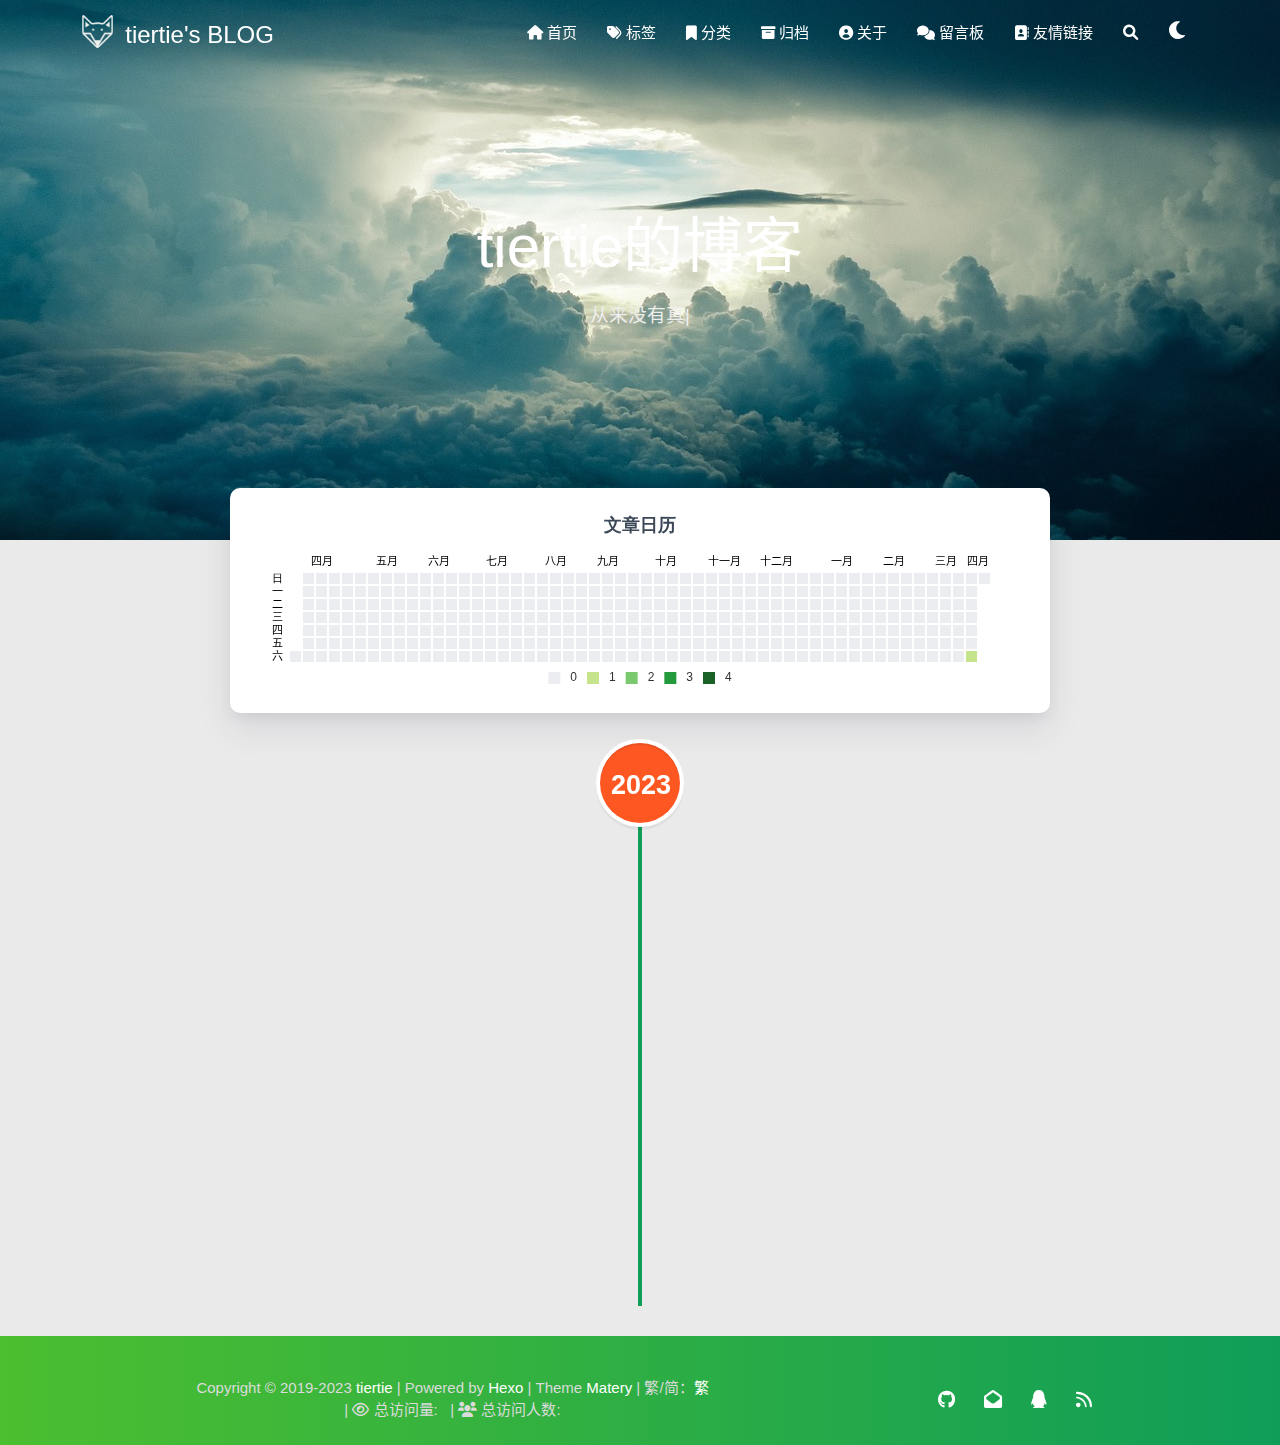
<file: archives/2023/index.html>
<!DOCTYPE HTML>
<html lang="zh-CN">


<head>
    <meta charset="utf-8">
    <meta name="keywords" content="归档: 2023, tiertie&#39;s BLOG">
    <meta name="description" content="tiertie&#39;s BLOG">
    <meta http-equiv="X-UA-Compatible" content="IE=edge">
    <meta name="viewport" content="width=device-width, initial-scale=1.0, user-scalable=no">
    <meta name="renderer" content="webkit|ie-stand|ie-comp">
    <meta name="mobile-web-app-capable" content="yes">
    <meta name="format-detection" content="telephone=no">
    <meta name="apple-mobile-web-app-capable" content="yes">
    <meta name="apple-mobile-web-app-status-bar-style" content="black-translucent">
    <meta name="referrer" content="no-referrer-when-downgrade">
    <!-- Global site tag (gtag.js) - Google Analytics -->


    <title>归档: 2023 | tiertie&#39;s BLOG</title>
    <link rel="icon" type="image/png" href="/favicon.png">
    


    <!-- bg-cover style     -->



<link rel="stylesheet" type="text/css" href="/libs/awesome/css/all.min.css">
<link rel="stylesheet" type="text/css" href="/libs/materialize/materialize.min.css">
<link rel="stylesheet" type="text/css" href="/libs/aos/aos.css">
<link rel="stylesheet" type="text/css" href="/libs/animate/animate.min.css">
<link rel="stylesheet" type="text/css" href="/libs/lightGallery/css/lightgallery.min.css">
<link rel="stylesheet" type="text/css" href="/css/matery.css">
<link rel="stylesheet" type="text/css" href="/css/my.css">
<link rel="stylesheet" type="text/css" href="/css/dark.css" media="none" onload="if(media!='all')media='all'">




    <link rel="stylesheet" href="/libs/tocbot/tocbot.css">
    <link rel="stylesheet" href="/css/post.css">




    
        <link rel="stylesheet" type="text/css" href="/css/reward.css">
    



    <script src="/libs/jquery/jquery-3.6.0.min.js"></script>

<meta name="generator" content="Hexo 6.3.0"></head>


<body>
    <header class="navbar-fixed">
    <nav id="headNav" class="bg-color nav-transparent">
        <div id="navContainer" class="nav-wrapper container">
            <div class="brand-logo">
                <a href="/" class="waves-effect waves-light">
                    
                    <img src="/medias/logo.png" class="logo-img" alt="LOGO">
                    
                    <span class="logo-span">tiertie&#39;s BLOG</span>
                </a>
            </div>
            

<a href="#" data-target="mobile-nav" class="sidenav-trigger button-collapse"><i class="fas fa-bars"></i></a>
<ul class="right nav-menu">
  
  <li class="hide-on-med-and-down nav-item">
    
    <a href="/" class="waves-effect waves-light">
      
      <i class="fas fa-home" style="zoom: 0.6;"></i>
      
      <span>首页</span>
    </a>
    
  </li>
  
  <li class="hide-on-med-and-down nav-item">
    
    <a href="/tags" class="waves-effect waves-light">
      
      <i class="fas fa-tags" style="zoom: 0.6;"></i>
      
      <span>标签</span>
    </a>
    
  </li>
  
  <li class="hide-on-med-and-down nav-item">
    
    <a href="/categories" class="waves-effect waves-light">
      
      <i class="fas fa-bookmark" style="zoom: 0.6;"></i>
      
      <span>分类</span>
    </a>
    
  </li>
  
  <li class="hide-on-med-and-down nav-item">
    
    <a href="/archives" class="waves-effect waves-light">
      
      <i class="fas fa-archive" style="zoom: 0.6;"></i>
      
      <span>归档</span>
    </a>
    
  </li>
  
  <li class="hide-on-med-and-down nav-item">
    
    <a href="/about" class="waves-effect waves-light">
      
      <i class="fas fa-user-circle" style="zoom: 0.6;"></i>
      
      <span>关于</span>
    </a>
    
  </li>
  
  <li class="hide-on-med-and-down nav-item">
    
    <a href="/contact" class="waves-effect waves-light">
      
      <i class="fas fa-comments" style="zoom: 0.6;"></i>
      
      <span>留言板</span>
    </a>
    
  </li>
  
  <li class="hide-on-med-and-down nav-item">
    
    <a href="/friends" class="waves-effect waves-light">
      
      <i class="fas fa-address-book" style="zoom: 0.6;"></i>
      
      <span>友情链接</span>
    </a>
    
  </li>
  
  <li>
    <a href="#searchModal" class="modal-trigger waves-effect waves-light">
      <i id="searchIcon" class="fas fa-search" title="搜索" style="zoom: 0.85;"></i>
    </a>
  </li>
  <li>
    <a href="javascript:;" class="waves-effect waves-light" onclick="switchNightMode()" title="深色/浅色模式" >
      <i id="sum-moon-icon" class="fas fa-sun" style="zoom: 0.85;"></i>
    </a>
  </li>
</ul>


<div id="mobile-nav" class="side-nav sidenav">

    <div class="mobile-head bg-color">
        
        <img src="/medias/logo.png" class="logo-img circle responsive-img">
        
        <div class="logo-name">tiertie&#39;s BLOG</div>
        <div class="logo-desc">
            
            Never really desperate, only the lost of the soul.
            
        </div>
    </div>

    <ul class="menu-list mobile-menu-list">
        
        <li class="m-nav-item">
	  
		<a href="/" class="waves-effect waves-light">
			
			    <i class="fa-fw fas fa-home"></i>
			
			首页
		</a>
          
        </li>
        
        <li class="m-nav-item">
	  
		<a href="/tags" class="waves-effect waves-light">
			
			    <i class="fa-fw fas fa-tags"></i>
			
			标签
		</a>
          
        </li>
        
        <li class="m-nav-item">
	  
		<a href="/categories" class="waves-effect waves-light">
			
			    <i class="fa-fw fas fa-bookmark"></i>
			
			分类
		</a>
          
        </li>
        
        <li class="m-nav-item">
	  
		<a href="/archives" class="waves-effect waves-light">
			
			    <i class="fa-fw fas fa-archive"></i>
			
			归档
		</a>
          
        </li>
        
        <li class="m-nav-item">
	  
		<a href="/about" class="waves-effect waves-light">
			
			    <i class="fa-fw fas fa-user-circle"></i>
			
			关于
		</a>
          
        </li>
        
        <li class="m-nav-item">
	  
		<a href="/contact" class="waves-effect waves-light">
			
			    <i class="fa-fw fas fa-comments"></i>
			
			留言板
		</a>
          
        </li>
        
        <li class="m-nav-item">
	  
		<a href="/friends" class="waves-effect waves-light">
			
			    <i class="fa-fw fas fa-address-book"></i>
			
			友情链接
		</a>
          
        </li>
        
        
        <li><div class="divider"></div></li>
        <li>
            <a href="https://github.com/blinkfox/hexo-theme-matery" class="waves-effect waves-light" target="_blank">
                <i class="fab fa-github-square fa-fw"></i>Fork Me
            </a>
        </li>
        
    </ul>
</div>


        </div>

        
            <style>
    .nav-transparent .github-corner {
        display: none !important;
    }

    .github-corner {
        position: absolute;
        z-index: 10;
        top: 0;
        right: 0;
        border: 0;
        transform: scale(1.1);
    }

    .github-corner svg {
        color: #0f9d58;
        fill: #fff;
        height: 64px;
        width: 64px;
    }

    .github-corner:hover .octo-arm {
        animation: a 0.56s ease-in-out;
    }

    .github-corner .octo-arm {
        animation: none;
    }

    @keyframes a {
        0%,
        to {
            transform: rotate(0);
        }
        20%,
        60% {
            transform: rotate(-25deg);
        }
        40%,
        80% {
            transform: rotate(10deg);
        }
    }
</style>

<a href="https://github.com/blinkfox/hexo-theme-matery" class="github-corner tooltipped hide-on-med-and-down" target="_blank"
   data-tooltip="Fork Me" data-position="left" data-delay="50">
    <svg viewBox="0 0 250 250" aria-hidden="true">
        <path d="M0,0 L115,115 L130,115 L142,142 L250,250 L250,0 Z"></path>
        <path d="M128.3,109.0 C113.8,99.7 119.0,89.6 119.0,89.6 C122.0,82.7 120.5,78.6 120.5,78.6 C119.2,72.0 123.4,76.3 123.4,76.3 C127.3,80.9 125.5,87.3 125.5,87.3 C122.9,97.6 130.6,101.9 134.4,103.2"
              fill="currentColor" style="transform-origin: 130px 106px;" class="octo-arm"></path>
        <path d="M115.0,115.0 C114.9,115.1 118.7,116.5 119.8,115.4 L133.7,101.6 C136.9,99.2 139.9,98.4 142.2,98.6 C133.8,88.0 127.5,74.4 143.8,58.0 C148.5,53.4 154.0,51.2 159.7,51.0 C160.3,49.4 163.2,43.6 171.4,40.1 C171.4,40.1 176.1,42.5 178.8,56.2 C183.1,58.6 187.2,61.8 190.9,65.4 C194.5,69.0 197.7,73.2 200.1,77.6 C213.8,80.2 216.3,84.9 216.3,84.9 C212.7,93.1 206.9,96.0 205.4,96.6 C205.1,102.4 203.0,107.8 198.3,112.5 C181.9,128.9 168.3,122.5 157.7,114.1 C157.9,116.9 156.7,120.9 152.7,124.9 L141.0,136.5 C139.8,137.7 141.6,141.9 141.8,141.8 Z"
              fill="currentColor" class="octo-body"></path>
    </svg>
</a>
        
    </nav>

</header>

    <div class="bg-cover pd-header about-cover">
    <div class="container">
    <div class="row">
    <div class="col s10 offset-s1 m8 offset-m2 l8 offset-l2">
        <div class="brand">
            <div class="title center-align">
                
                tiertie的博客
                
            </div>

            <div class="description center-align">
                
                <span id="subtitle"></span>
                <script src="/libs/typed/typed.js"></script>
                <script>
                    var typed = new Typed("#subtitle", {
                        strings: [ 
                            
                                "从来没有真正的绝境, 只有心灵的迷途",
                            
                                "Never really desperate, only the lost of the soul",
                            
                        ],
                        startDelay: 300,
                        typeSpeed: 100,
                        loop: true,
                        backSpeed: 50,
                        showCursor: true
                    });
                </script>
                
            </div>
        </div>
    </div>
</div>


<script>
    // 每天切换 banner 图.  Switch banner image every day.
    var bannerUrl = "/medias/banner/" + new Date().getDay() + '.jpg';
    $('.bg-cover').css('background-image', 'url(' + bannerUrl + ')');
</script>


    </div>
</div>

<main class="content">

    
    <div class="container archive-calendar">
    <div class="card">
        <div id="post-calendar" class="card-content"></div>
    </div>
</div>

<script type="text/javascript" src="/libs/echarts/echarts.min.js"></script>
<script type="text/javascript">
    let myChart = echarts.init(document.getElementById('post-calendar'));

    

    let option = {
        title: {
            top: 0,
            text: '文章日历',
            left: 'center',
            textStyle: {
                color: '#3C4858'
            }
        },
        tooltip: {
            padding: 10,
            backgroundColor: '#555',
            borderColor: '#777',
            borderWidth: 1,
            formatter: function (obj) {
                var value = obj.value;
                return '<div style="font-size: 14px;">' + value[0] + '：' + value[1] + '</div>';
            }
        },
        visualMap: {
            show: true,
            showLabel: true,
            categories: [0, 1, 2, 3, 4],
            calculable: true,
            inRange: {
                symbol: 'rect',
                color: ['#ebedf0', '#c6e48b', '#7bc96f', '#239a3b', '#196127']
            },
            itemWidth: 12,
            itemHeight: 12,
            orient: 'horizontal',
            left: 'center',
            bottom: 0
        },
        calendar: [{
            left: 'center',
            range: ["2022-04-02", "2023-04-02"],
            cellSize: [13, 13],
            splitLine: {
                show: false
            },
            itemStyle: {
                color: '#196127',
                borderColor: '#fff',
                borderWidth: 2
            },
            yearLabel: {
                show: false
            },
            monthLabel: {
                nameMap: 'cn',
                fontSize: 11
            },
            dayLabel: {
                formatter: '{start}  1st',
                nameMap: 'cn',
                fontSize: 11
            }
        }],
        series: [{
            type: 'heatmap',
            coordinateSystem: 'calendar',
            calendarIndex: 0,
            data: [["2022-04-02", 0], ["2022-04-03", 0], ["2022-04-04", 0], ["2022-04-05", 0], ["2022-04-06", 0], ["2022-04-07", 0], ["2022-04-08", 0], ["2022-04-09", 0], ["2022-04-10", 0], ["2022-04-11", 0], ["2022-04-12", 0], ["2022-04-13", 0], ["2022-04-14", 0], ["2022-04-15", 0], ["2022-04-16", 0], ["2022-04-17", 0], ["2022-04-18", 0], ["2022-04-19", 0], ["2022-04-20", 0], ["2022-04-21", 0], ["2022-04-22", 0], ["2022-04-23", 0], ["2022-04-24", 0], ["2022-04-25", 0], ["2022-04-26", 0], ["2022-04-27", 0], ["2022-04-28", 0], ["2022-04-29", 0], ["2022-04-30", 0], ["2022-05-01", 0], ["2022-05-02", 0], ["2022-05-03", 0], ["2022-05-04", 0], ["2022-05-05", 0], ["2022-05-06", 0], ["2022-05-07", 0], ["2022-05-08", 0], ["2022-05-09", 0], ["2022-05-10", 0], ["2022-05-11", 0], ["2022-05-12", 0], ["2022-05-13", 0], ["2022-05-14", 0], ["2022-05-15", 0], ["2022-05-16", 0], ["2022-05-17", 0], ["2022-05-18", 0], ["2022-05-19", 0], ["2022-05-20", 0], ["2022-05-21", 0], ["2022-05-22", 0], ["2022-05-23", 0], ["2022-05-24", 0], ["2022-05-25", 0], ["2022-05-26", 0], ["2022-05-27", 0], ["2022-05-28", 0], ["2022-05-29", 0], ["2022-05-30", 0], ["2022-05-31", 0], ["2022-06-01", 0], ["2022-06-02", 0], ["2022-06-03", 0], ["2022-06-04", 0], ["2022-06-05", 0], ["2022-06-06", 0], ["2022-06-07", 0], ["2022-06-08", 0], ["2022-06-09", 0], ["2022-06-10", 0], ["2022-06-11", 0], ["2022-06-12", 0], ["2022-06-13", 0], ["2022-06-14", 0], ["2022-06-15", 0], ["2022-06-16", 0], ["2022-06-17", 0], ["2022-06-18", 0], ["2022-06-19", 0], ["2022-06-20", 0], ["2022-06-21", 0], ["2022-06-22", 0], ["2022-06-23", 0], ["2022-06-24", 0], ["2022-06-25", 0], ["2022-06-26", 0], ["2022-06-27", 0], ["2022-06-28", 0], ["2022-06-29", 0], ["2022-06-30", 0], ["2022-07-01", 0], ["2022-07-02", 0], ["2022-07-03", 0], ["2022-07-04", 0], ["2022-07-05", 0], ["2022-07-06", 0], ["2022-07-07", 0], ["2022-07-08", 0], ["2022-07-09", 0], ["2022-07-10", 0], ["2022-07-11", 0], ["2022-07-12", 0], ["2022-07-13", 0], ["2022-07-14", 0], ["2022-07-15", 0], ["2022-07-16", 0], ["2022-07-17", 0], ["2022-07-18", 0], ["2022-07-19", 0], ["2022-07-20", 0], ["2022-07-21", 0], ["2022-07-22", 0], ["2022-07-23", 0], ["2022-07-24", 0], ["2022-07-25", 0], ["2022-07-26", 0], ["2022-07-27", 0], ["2022-07-28", 0], ["2022-07-29", 0], ["2022-07-30", 0], ["2022-07-31", 0], ["2022-08-01", 0], ["2022-08-02", 0], ["2022-08-03", 0], ["2022-08-04", 0], ["2022-08-05", 0], ["2022-08-06", 0], ["2022-08-07", 0], ["2022-08-08", 0], ["2022-08-09", 0], ["2022-08-10", 0], ["2022-08-11", 0], ["2022-08-12", 0], ["2022-08-13", 0], ["2022-08-14", 0], ["2022-08-15", 0], ["2022-08-16", 0], ["2022-08-17", 0], ["2022-08-18", 0], ["2022-08-19", 0], ["2022-08-20", 0], ["2022-08-21", 0], ["2022-08-22", 0], ["2022-08-23", 0], ["2022-08-24", 0], ["2022-08-25", 0], ["2022-08-26", 0], ["2022-08-27", 0], ["2022-08-28", 0], ["2022-08-29", 0], ["2022-08-30", 0], ["2022-08-31", 0], ["2022-09-01", 0], ["2022-09-02", 0], ["2022-09-03", 0], ["2022-09-04", 0], ["2022-09-05", 0], ["2022-09-06", 0], ["2022-09-07", 0], ["2022-09-08", 0], ["2022-09-09", 0], ["2022-09-10", 0], ["2022-09-11", 0], ["2022-09-12", 0], ["2022-09-13", 0], ["2022-09-14", 0], ["2022-09-15", 0], ["2022-09-16", 0], ["2022-09-17", 0], ["2022-09-18", 0], ["2022-09-19", 0], ["2022-09-20", 0], ["2022-09-21", 0], ["2022-09-22", 0], ["2022-09-23", 0], ["2022-09-24", 0], ["2022-09-25", 0], ["2022-09-26", 0], ["2022-09-27", 0], ["2022-09-28", 0], ["2022-09-29", 0], ["2022-09-30", 0], ["2022-10-01", 0], ["2022-10-02", 0], ["2022-10-03", 0], ["2022-10-04", 0], ["2022-10-05", 0], ["2022-10-06", 0], ["2022-10-07", 0], ["2022-10-08", 0], ["2022-10-09", 0], ["2022-10-10", 0], ["2022-10-11", 0], ["2022-10-12", 0], ["2022-10-13", 0], ["2022-10-14", 0], ["2022-10-15", 0], ["2022-10-16", 0], ["2022-10-17", 0], ["2022-10-18", 0], ["2022-10-19", 0], ["2022-10-20", 0], ["2022-10-21", 0], ["2022-10-22", 0], ["2022-10-23", 0], ["2022-10-24", 0], ["2022-10-25", 0], ["2022-10-26", 0], ["2022-10-27", 0], ["2022-10-28", 0], ["2022-10-29", 0], ["2022-10-30", 0], ["2022-10-31", 0], ["2022-11-01", 0], ["2022-11-02", 0], ["2022-11-03", 0], ["2022-11-04", 0], ["2022-11-05", 0], ["2022-11-06", 0], ["2022-11-07", 0], ["2022-11-08", 0], ["2022-11-09", 0], ["2022-11-10", 0], ["2022-11-11", 0], ["2022-11-12", 0], ["2022-11-13", 0], ["2022-11-14", 0], ["2022-11-15", 0], ["2022-11-16", 0], ["2022-11-17", 0], ["2022-11-18", 0], ["2022-11-19", 0], ["2022-11-20", 0], ["2022-11-21", 0], ["2022-11-22", 0], ["2022-11-23", 0], ["2022-11-24", 0], ["2022-11-25", 0], ["2022-11-26", 0], ["2022-11-27", 0], ["2022-11-28", 0], ["2022-11-29", 0], ["2022-11-30", 0], ["2022-12-01", 0], ["2022-12-02", 0], ["2022-12-03", 0], ["2022-12-04", 0], ["2022-12-05", 0], ["2022-12-06", 0], ["2022-12-07", 0], ["2022-12-08", 0], ["2022-12-09", 0], ["2022-12-10", 0], ["2022-12-11", 0], ["2022-12-12", 0], ["2022-12-13", 0], ["2022-12-14", 0], ["2022-12-15", 0], ["2022-12-16", 0], ["2022-12-17", 0], ["2022-12-18", 0], ["2022-12-19", 0], ["2022-12-20", 0], ["2022-12-21", 0], ["2022-12-22", 0], ["2022-12-23", 0], ["2022-12-24", 0], ["2022-12-25", 0], ["2022-12-26", 0], ["2022-12-27", 0], ["2022-12-28", 0], ["2022-12-29", 0], ["2022-12-30", 0], ["2022-12-31", 0], ["2023-01-01", 0], ["2023-01-02", 0], ["2023-01-03", 0], ["2023-01-04", 0], ["2023-01-05", 0], ["2023-01-06", 0], ["2023-01-07", 0], ["2023-01-08", 0], ["2023-01-09", 0], ["2023-01-10", 0], ["2023-01-11", 0], ["2023-01-12", 0], ["2023-01-13", 0], ["2023-01-14", 0], ["2023-01-15", 0], ["2023-01-16", 0], ["2023-01-17", 0], ["2023-01-18", 0], ["2023-01-19", 0], ["2023-01-20", 0], ["2023-01-21", 0], ["2023-01-22", 0], ["2023-01-23", 0], ["2023-01-24", 0], ["2023-01-25", 0], ["2023-01-26", 0], ["2023-01-27", 0], ["2023-01-28", 0], ["2023-01-29", 0], ["2023-01-30", 0], ["2023-01-31", 0], ["2023-02-01", 0], ["2023-02-02", 0], ["2023-02-03", 0], ["2023-02-04", 0], ["2023-02-05", 0], ["2023-02-06", 0], ["2023-02-07", 0], ["2023-02-08", 0], ["2023-02-09", 0], ["2023-02-10", 0], ["2023-02-11", 0], ["2023-02-12", 0], ["2023-02-13", 0], ["2023-02-14", 0], ["2023-02-15", 0], ["2023-02-16", 0], ["2023-02-17", 0], ["2023-02-18", 0], ["2023-02-19", 0], ["2023-02-20", 0], ["2023-02-21", 0], ["2023-02-22", 0], ["2023-02-23", 0], ["2023-02-24", 0], ["2023-02-25", 0], ["2023-02-26", 0], ["2023-02-27", 0], ["2023-02-28", 0], ["2023-03-01", 0], ["2023-03-02", 0], ["2023-03-03", 0], ["2023-03-04", 0], ["2023-03-05", 0], ["2023-03-06", 0], ["2023-03-07", 0], ["2023-03-08", 0], ["2023-03-09", 0], ["2023-03-10", 0], ["2023-03-11", 0], ["2023-03-12", 0], ["2023-03-13", 0], ["2023-03-14", 0], ["2023-03-15", 0], ["2023-03-16", 0], ["2023-03-17", 0], ["2023-03-18", 0], ["2023-03-19", 0], ["2023-03-20", 0], ["2023-03-21", 0], ["2023-03-22", 0], ["2023-03-23", 0], ["2023-03-24", 0], ["2023-03-25", 0], ["2023-03-26", 0], ["2023-03-27", 0], ["2023-03-28", 0], ["2023-03-29", 0], ["2023-03-30", 0], ["2023-03-31", 0], ["2023-04-01", 1], ["2023-04-02", 0]]
        }]

    };

    myChart.setOption(option);
</script>

    

    

    <div id="cd-timeline" class="container">
        
        <div class="cd-timeline-block">

            
            
            
            <div class="cd-timeline-img year" data-aos="zoom-in-up">
                <a href="/archives/2023">2023</a>
            </div>
            

            
            
            
            <div class="cd-timeline-img month" data-aos="zoom-in-up">
                <a href="/archives/2023/04">04</a>
            </div>
            

            
            <div class="cd-timeline-img day" data-aos="zoom-in-up">
                <span>01</span>
            </div>
            <article class="cd-timeline-content" data-aos="fade-up">
                <div class="article col s12 m6">
                    <div class="card">
                        <a href="/2023/04/01/bo-ke-da-jian/">
                            <div class="card-image">
                                
                                
                                <img src="/medias/featureimages/21.jpg" class="responsive-img" alt="博客搭建">
                                
                                <span class="card-title">博客搭建</span>
                            </div>
                        </a>
                        <div class="card-content article-content">
                            <div class="summary block-with-text">
                                
                                    博客框架和主题一开始我选择的是Jekyll框架，因为觉得它主题比较丰富，生态也比较完善，但后来发现网上Hexo的博客教程非常详细（没办法，他给的实在太多了），为了以后少踩一些坑，还是转到了Hexo～
博客主题主题选了很久（学长说得没错，选主
                                
                            </div>
                            <div class="publish-info">
                                <span class="publish-date">
                                    <i class="far fa-clock fa-fw icon-date"></i>2023-04-01
                                </span>
                                <span class="publish-author">
                                    
                                    <i class="fas fa-user fa-fw"></i>
                                    tiertie
                                    
                                </span>
                            </div>
                        </div>

                        
                    </div>
                </div>
            </article>
        </div>
        
    </div>

</main>




    <footer class="page-footer bg-color">
    
        <link rel="stylesheet" href="/libs/aplayer/APlayer.min.css">
<style>
    .aplayer .aplayer-lrc p {
        
        display: none;
        
        font-size: 12px;
        font-weight: 700;
        line-height: 16px !important;
    }

    .aplayer .aplayer-lrc p.aplayer-lrc-current {
        
        display: none;
        
        font-size: 15px;
        color: #42b983;
    }

    
    .aplayer.aplayer-fixed.aplayer-narrow .aplayer-body {
        left: -66px !important;
    }

    .aplayer.aplayer-fixed.aplayer-narrow .aplayer-body:hover {
        left: 0px !important;
    }

    
</style>
<div class="">
    
    <div class="row">
        <meting-js class="col l8 offset-l2 m10 offset-m1 s12"
                   server="tencent"
                   type="playlist"
                   id="002U5gDr3RvuaD"
                   fixed='true'
                   autoplay='false'
                   theme='#42b983'
                   loop='all'
                   order='list'
                   preload='auto'
                   volume='0.7'
                   list-folded='true'
        >
        </meting-js>
    </div>
</div>

<script src="/libs/aplayer/APlayer.min.js"></script>
<script src="/libs/aplayer/Meting.min.js"></script>

    

    <div class="container row center-align"
         style="margin-bottom: 0px !important;">
        <div class="col s12 m8 l8 copy-right">
            Copyright&nbsp;&copy;
            
                <span id="year">2019-2023</span>
            
            <a href="/about" target="_blank">tiertie</a>
            |&nbsp;Powered by&nbsp;<a href="https://hexo.io/" target="_blank">Hexo</a>
            |&nbsp;Theme&nbsp;<a href="https://github.com/blinkfox/hexo-theme-matery" target="_blank">Matery</a>
            
                <span id="translate">|&nbsp;繁/简：</span><a id="translateLink" href="javascript:translatePage();">繁</a>
            
            <br>
            
            
            
                
            
            
                <span id="busuanzi_container_site_pv">
                &nbsp;|&nbsp;<i class="far fa-eye"></i>&nbsp;总访问量:&nbsp;
                    <span id="busuanzi_value_site_pv" class="white-color"></span>
            </span>
            
            
                <span id="busuanzi_container_site_uv">
                &nbsp;|&nbsp;<i class="fas fa-users"></i>&nbsp;总访问人数:&nbsp;
                    <span id="busuanzi_value_site_uv" class="white-color"></span>
            </span>
            
            <br>

            <!-- 运行天数提醒. -->
            
            <br>
            
        </div>
        <div class="col s12 m4 l4 social-link social-statis">
    <a href="https://github.com/tiertie" class="tooltipped" target="_blank" data-tooltip="访问我的GitHub" data-position="top" data-delay="50">
        <i class="fab fa-github"></i>
    </a>



    <a href="mailto:oacyo@qq.com" class="tooltipped" target="_blank" data-tooltip="邮件联系我" data-position="top" data-delay="50">
        <i class="fas fa-envelope-open"></i>
    </a>







    <a href="tencent://AddContact/?fromId=50&fromSubId=1&subcmd=all&uin=1181062873" class="tooltipped" target="_blank" data-tooltip="QQ联系我" data-position="top" data-delay="50">
        <i class="fab fa-qq"></i>
    </a>







    <a href="/atom.xml" class="tooltipped" target="_blank" data-tooltip="RSS 订阅" data-position="top" data-delay="50">
        <i class="fas fa-rss"></i>
    </a>

</div>
    </div>
</footer>

<div class="progress-bar"></div>


    <!-- 搜索遮罩框 -->
<div id="searchModal" class="modal">
    <div class="modal-content">
        <div class="search-header">
            <span class="title"><i class="fas fa-search"></i>&nbsp;&nbsp;搜索</span>
            <input type="search" id="searchInput" name="s" placeholder="请输入搜索的关键字"
                   class="search-input">
        </div>
        <div id="searchResult"></div>
    </div>
</div>

<script type="text/javascript">
$(function () {
    var searchFunc = function (path, search_id, content_id) {
        'use strict';
        $.ajax({
            url: path,
            dataType: "xml",
            success: function (xmlResponse) {
                // get the contents from search data
                var datas = $("entry", xmlResponse).map(function () {
                    return {
                        title: $("title", this).text(),
                        content: $("content", this).text(),
                        url: $("url", this).text()
                    };
                }).get();
                var $input = document.getElementById(search_id);
                var $resultContent = document.getElementById(content_id);
                $input.addEventListener('input', function () {
                    var str = '<ul class=\"search-result-list\">';
                    var keywords = this.value.trim().toLowerCase().split(/[\s\-]+/);
                    $resultContent.innerHTML = "";
                    if (this.value.trim().length <= 0) {
                        return;
                    }
                    // perform local searching
                    datas.forEach(function (data) {
                        var isMatch = true;
                        var data_title = data.title.trim().toLowerCase();
                        var data_content = data.content.trim().replace(/<[^>]+>/g, "").toLowerCase();
                        var data_url = data.url;
                        data_url = data_url.indexOf('/') === 0 ? data.url : '/' + data_url;
                        var index_title = -1;
                        var index_content = -1;
                        var first_occur = -1;
                        // only match artiles with not empty titles and contents
                        if (data_title !== '' && data_content !== '') {
                            keywords.forEach(function (keyword, i) {
                                index_title = data_title.indexOf(keyword);
                                index_content = data_content.indexOf(keyword);
                                if (index_title < 0 && index_content < 0) {
                                    isMatch = false;
                                } else {
                                    if (index_content < 0) {
                                        index_content = 0;
                                    }
                                    if (i === 0) {
                                        first_occur = index_content;
                                    }
                                }
                            });
                        }
                        // show search results
                        if (isMatch) {
                            str += "<li><a href='" + data_url + "' class='search-result-title'>" + data_title + "</a>";
                            var content = data.content.trim().replace(/<[^>]+>/g, "");
                            if (first_occur >= 0) {
                                // cut out 100 characters
                                var start = first_occur - 20;
                                var end = first_occur + 80;
                                if (start < 0) {
                                    start = 0;
                                }
                                if (start === 0) {
                                    end = 100;
                                }
                                if (end > content.length) {
                                    end = content.length;
                                }
                                var match_content = content.substr(start, end);
                                // highlight all keywords
                                keywords.forEach(function (keyword) {
                                    var regS = new RegExp(keyword, "gi");
                                    match_content = match_content.replace(regS, "<em class=\"search-keyword\">" + keyword + "</em>");
                                });

                                str += "<p class=\"search-result\">" + match_content + "...</p>"
                            }
                            str += "</li>";
                        }
                    });
                    str += "</ul>";
                    $resultContent.innerHTML = str;
                });
            }
        });
    };

    searchFunc('/search.xml', 'searchInput', 'searchResult');
});
</script>

    <!-- 白天和黑夜主题 -->
<div class="stars-con">
    <div id="stars"></div>
    <div id="stars2"></div>
    <div id="stars3"></div>  
</div>

<script>
    function switchNightMode() {
        $('<div class="Cuteen_DarkSky"><div class="Cuteen_DarkPlanet"></div></div>').appendTo($('body')),
        setTimeout(function () {
            $('body').hasClass('DarkMode') 
            ? ($('body').removeClass('DarkMode'), localStorage.setItem('isDark', '0'), $('#sum-moon-icon').removeClass("fa-sun").addClass('fa-moon')) 
            : ($('body').addClass('DarkMode'), localStorage.setItem('isDark', '1'), $('#sum-moon-icon').addClass("fa-sun").removeClass('fa-moon')),
            
            setTimeout(function () {
            $('.Cuteen_DarkSky').fadeOut(1e3, function () {
                $(this).remove()
            })
            }, 2e3)
        })
    }
</script>

    <!-- 回到顶部按钮 -->
<div id="backTop" class="top-scroll">
    <a class="btn-floating btn-large waves-effect waves-light" href="#!">
        <i class="fas fa-arrow-up"></i>
    </a>
</div>


    <script src="/libs/materialize/materialize.min.js"></script>
    <script src="/libs/masonry/masonry.pkgd.min.js"></script>
    <script src="/libs/aos/aos.js"></script>
    <script src="/libs/scrollprogress/scrollProgress.min.js"></script>
    <script src="/libs/lightGallery/js/lightgallery-all.min.js"></script>
    <script src="/js/matery.js"></script>

    

    
        <script type="text/javascript" src="/js/tw_cn.js"></script>
        <script type="text/javascript">
          var defaultEncoding = 2; //网站编写字体是否繁体，1-繁体，2-简体
          var translateDelay = 0; //延迟时间,若不在前, 要设定延迟翻译时间, 如100表示100ms,默认为0
          var cookieDomain = "http://tiertie.github.io"; //Cookie地址, 一定要设定, 通常为你的网址
          var msgToTraditionalChinese = "繁"; //此处可以更改为你想要显示的文字
          var msgToSimplifiedChinese = "简"; //同上，但两处均不建议更改
          var translateButtonId = "translateLink"; //默认互换id
          translateInitilization();
        </script>
    
    
    

    <!-- 雪花特效 -->
    

    <!-- 鼠标星星特效 -->
    

     
        <script src="https://ssl.captcha.qq.com/TCaptcha.js"></script>
        <script src="/libs/others/TencentCaptcha.js"></script>
        <button id="TencentCaptcha" data-appid="xxxxxxxxxx" data-cbfn="callback" type="button" hidden></button>
    

    <!-- Baidu Analytics -->

    <!-- Baidu Push -->

<script>
    (function () {
        var bp = document.createElement('script');
        var curProtocol = window.location.protocol.split(':')[0];
        if (curProtocol === 'https') {
            bp.src = 'https://zz.bdstatic.com/linksubmit/push.js';
        } else {
            bp.src = 'http://push.zhanzhang.baidu.com/push.js';
        }
        var s = document.getElementsByTagName("script")[0];
        s.parentNode.insertBefore(bp, s);
    })();
</script>

    
    <script src="/libs/others/clicklove.js" async="async"></script>
    
    
    <script async src="/libs/others/busuanzi.pure.mini.js"></script>
    

    

    

    <!--腾讯兔小巢-->
    
    

    

    

    
    <script src="/libs/instantpage/instantpage.js" type="module"></script>
    

</body>

</html>
</file>
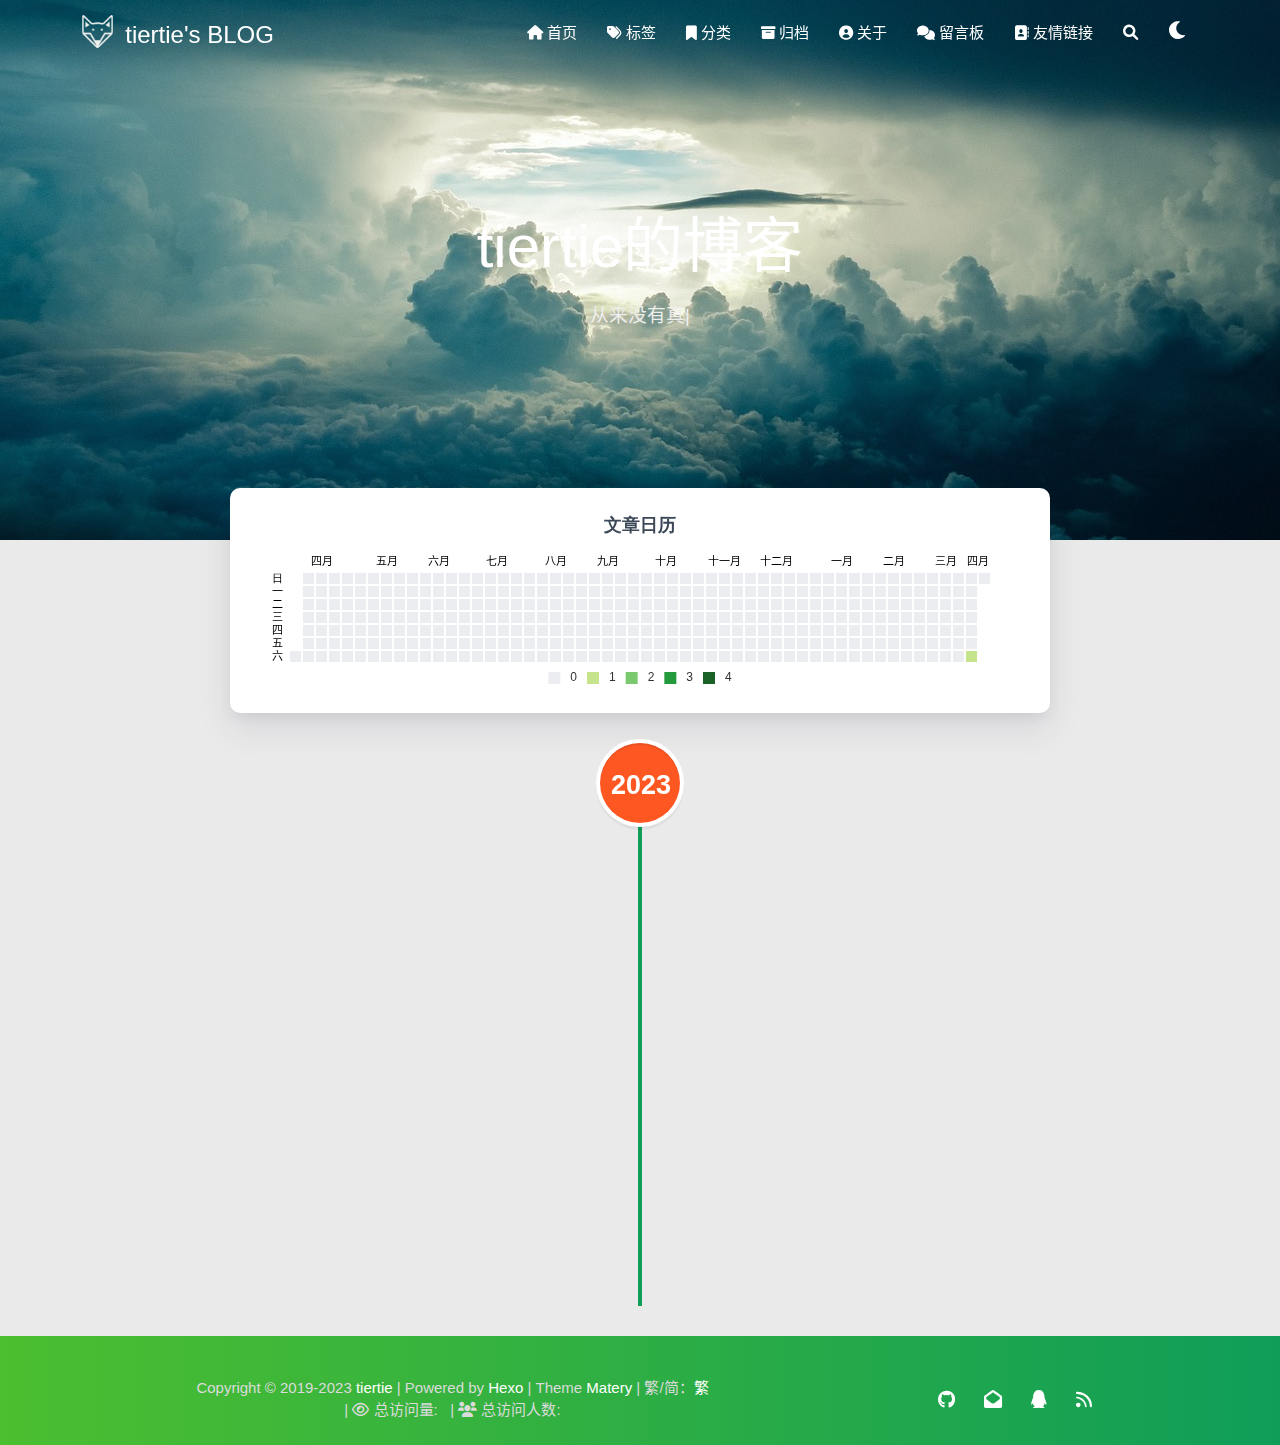
<file: archives/2023/04/index.html>
<!DOCTYPE HTML>
<html lang="zh-CN">


<head>
    <meta charset="utf-8">
    <meta name="keywords" content="归档: 2023/4, tiertie&#39;s BLOG">
    <meta name="description" content="tiertie&#39;s BLOG">
    <meta http-equiv="X-UA-Compatible" content="IE=edge">
    <meta name="viewport" content="width=device-width, initial-scale=1.0, user-scalable=no">
    <meta name="renderer" content="webkit|ie-stand|ie-comp">
    <meta name="mobile-web-app-capable" content="yes">
    <meta name="format-detection" content="telephone=no">
    <meta name="apple-mobile-web-app-capable" content="yes">
    <meta name="apple-mobile-web-app-status-bar-style" content="black-translucent">
    <meta name="referrer" content="no-referrer-when-downgrade">
    <!-- Global site tag (gtag.js) - Google Analytics -->


    <title>归档: 2023/4 | tiertie&#39;s BLOG</title>
    <link rel="icon" type="image/png" href="/favicon.png">
    


    <!-- bg-cover style     -->



<link rel="stylesheet" type="text/css" href="/libs/awesome/css/all.min.css">
<link rel="stylesheet" type="text/css" href="/libs/materialize/materialize.min.css">
<link rel="stylesheet" type="text/css" href="/libs/aos/aos.css">
<link rel="stylesheet" type="text/css" href="/libs/animate/animate.min.css">
<link rel="stylesheet" type="text/css" href="/libs/lightGallery/css/lightgallery.min.css">
<link rel="stylesheet" type="text/css" href="/css/matery.css">
<link rel="stylesheet" type="text/css" href="/css/my.css">
<link rel="stylesheet" type="text/css" href="/css/dark.css" media="none" onload="if(media!='all')media='all'">




    <link rel="stylesheet" href="/libs/tocbot/tocbot.css">
    <link rel="stylesheet" href="/css/post.css">




    
        <link rel="stylesheet" type="text/css" href="/css/reward.css">
    



    <script src="/libs/jquery/jquery-3.6.0.min.js"></script>

<meta name="generator" content="Hexo 6.3.0"></head>


<body>
    <header class="navbar-fixed">
    <nav id="headNav" class="bg-color nav-transparent">
        <div id="navContainer" class="nav-wrapper container">
            <div class="brand-logo">
                <a href="/" class="waves-effect waves-light">
                    
                    <img src="/medias/logo.png" class="logo-img" alt="LOGO">
                    
                    <span class="logo-span">tiertie&#39;s BLOG</span>
                </a>
            </div>
            

<a href="#" data-target="mobile-nav" class="sidenav-trigger button-collapse"><i class="fas fa-bars"></i></a>
<ul class="right nav-menu">
  
  <li class="hide-on-med-and-down nav-item">
    
    <a href="/" class="waves-effect waves-light">
      
      <i class="fas fa-home" style="zoom: 0.6;"></i>
      
      <span>首页</span>
    </a>
    
  </li>
  
  <li class="hide-on-med-and-down nav-item">
    
    <a href="/tags" class="waves-effect waves-light">
      
      <i class="fas fa-tags" style="zoom: 0.6;"></i>
      
      <span>标签</span>
    </a>
    
  </li>
  
  <li class="hide-on-med-and-down nav-item">
    
    <a href="/categories" class="waves-effect waves-light">
      
      <i class="fas fa-bookmark" style="zoom: 0.6;"></i>
      
      <span>分类</span>
    </a>
    
  </li>
  
  <li class="hide-on-med-and-down nav-item">
    
    <a href="/archives" class="waves-effect waves-light">
      
      <i class="fas fa-archive" style="zoom: 0.6;"></i>
      
      <span>归档</span>
    </a>
    
  </li>
  
  <li class="hide-on-med-and-down nav-item">
    
    <a href="/about" class="waves-effect waves-light">
      
      <i class="fas fa-user-circle" style="zoom: 0.6;"></i>
      
      <span>关于</span>
    </a>
    
  </li>
  
  <li class="hide-on-med-and-down nav-item">
    
    <a href="/contact" class="waves-effect waves-light">
      
      <i class="fas fa-comments" style="zoom: 0.6;"></i>
      
      <span>留言板</span>
    </a>
    
  </li>
  
  <li class="hide-on-med-and-down nav-item">
    
    <a href="/friends" class="waves-effect waves-light">
      
      <i class="fas fa-address-book" style="zoom: 0.6;"></i>
      
      <span>友情链接</span>
    </a>
    
  </li>
  
  <li>
    <a href="#searchModal" class="modal-trigger waves-effect waves-light">
      <i id="searchIcon" class="fas fa-search" title="搜索" style="zoom: 0.85;"></i>
    </a>
  </li>
  <li>
    <a href="javascript:;" class="waves-effect waves-light" onclick="switchNightMode()" title="深色/浅色模式" >
      <i id="sum-moon-icon" class="fas fa-sun" style="zoom: 0.85;"></i>
    </a>
  </li>
</ul>


<div id="mobile-nav" class="side-nav sidenav">

    <div class="mobile-head bg-color">
        
        <img src="/medias/logo.png" class="logo-img circle responsive-img">
        
        <div class="logo-name">tiertie&#39;s BLOG</div>
        <div class="logo-desc">
            
            Never really desperate, only the lost of the soul.
            
        </div>
    </div>

    <ul class="menu-list mobile-menu-list">
        
        <li class="m-nav-item">
	  
		<a href="/" class="waves-effect waves-light">
			
			    <i class="fa-fw fas fa-home"></i>
			
			首页
		</a>
          
        </li>
        
        <li class="m-nav-item">
	  
		<a href="/tags" class="waves-effect waves-light">
			
			    <i class="fa-fw fas fa-tags"></i>
			
			标签
		</a>
          
        </li>
        
        <li class="m-nav-item">
	  
		<a href="/categories" class="waves-effect waves-light">
			
			    <i class="fa-fw fas fa-bookmark"></i>
			
			分类
		</a>
          
        </li>
        
        <li class="m-nav-item">
	  
		<a href="/archives" class="waves-effect waves-light">
			
			    <i class="fa-fw fas fa-archive"></i>
			
			归档
		</a>
          
        </li>
        
        <li class="m-nav-item">
	  
		<a href="/about" class="waves-effect waves-light">
			
			    <i class="fa-fw fas fa-user-circle"></i>
			
			关于
		</a>
          
        </li>
        
        <li class="m-nav-item">
	  
		<a href="/contact" class="waves-effect waves-light">
			
			    <i class="fa-fw fas fa-comments"></i>
			
			留言板
		</a>
          
        </li>
        
        <li class="m-nav-item">
	  
		<a href="/friends" class="waves-effect waves-light">
			
			    <i class="fa-fw fas fa-address-book"></i>
			
			友情链接
		</a>
          
        </li>
        
        
        <li><div class="divider"></div></li>
        <li>
            <a href="https://github.com/blinkfox/hexo-theme-matery" class="waves-effect waves-light" target="_blank">
                <i class="fab fa-github-square fa-fw"></i>Fork Me
            </a>
        </li>
        
    </ul>
</div>


        </div>

        
            <style>
    .nav-transparent .github-corner {
        display: none !important;
    }

    .github-corner {
        position: absolute;
        z-index: 10;
        top: 0;
        right: 0;
        border: 0;
        transform: scale(1.1);
    }

    .github-corner svg {
        color: #0f9d58;
        fill: #fff;
        height: 64px;
        width: 64px;
    }

    .github-corner:hover .octo-arm {
        animation: a 0.56s ease-in-out;
    }

    .github-corner .octo-arm {
        animation: none;
    }

    @keyframes a {
        0%,
        to {
            transform: rotate(0);
        }
        20%,
        60% {
            transform: rotate(-25deg);
        }
        40%,
        80% {
            transform: rotate(10deg);
        }
    }
</style>

<a href="https://github.com/blinkfox/hexo-theme-matery" class="github-corner tooltipped hide-on-med-and-down" target="_blank"
   data-tooltip="Fork Me" data-position="left" data-delay="50">
    <svg viewBox="0 0 250 250" aria-hidden="true">
        <path d="M0,0 L115,115 L130,115 L142,142 L250,250 L250,0 Z"></path>
        <path d="M128.3,109.0 C113.8,99.7 119.0,89.6 119.0,89.6 C122.0,82.7 120.5,78.6 120.5,78.6 C119.2,72.0 123.4,76.3 123.4,76.3 C127.3,80.9 125.5,87.3 125.5,87.3 C122.9,97.6 130.6,101.9 134.4,103.2"
              fill="currentColor" style="transform-origin: 130px 106px;" class="octo-arm"></path>
        <path d="M115.0,115.0 C114.9,115.1 118.7,116.5 119.8,115.4 L133.7,101.6 C136.9,99.2 139.9,98.4 142.2,98.6 C133.8,88.0 127.5,74.4 143.8,58.0 C148.5,53.4 154.0,51.2 159.7,51.0 C160.3,49.4 163.2,43.6 171.4,40.1 C171.4,40.1 176.1,42.5 178.8,56.2 C183.1,58.6 187.2,61.8 190.9,65.4 C194.5,69.0 197.7,73.2 200.1,77.6 C213.8,80.2 216.3,84.9 216.3,84.9 C212.7,93.1 206.9,96.0 205.4,96.6 C205.1,102.4 203.0,107.8 198.3,112.5 C181.9,128.9 168.3,122.5 157.7,114.1 C157.9,116.9 156.7,120.9 152.7,124.9 L141.0,136.5 C139.8,137.7 141.6,141.9 141.8,141.8 Z"
              fill="currentColor" class="octo-body"></path>
    </svg>
</a>
        
    </nav>

</header>

    <div class="bg-cover pd-header about-cover">
    <div class="container">
    <div class="row">
    <div class="col s10 offset-s1 m8 offset-m2 l8 offset-l2">
        <div class="brand">
            <div class="title center-align">
                
                tiertie的博客
                
            </div>

            <div class="description center-align">
                
                <span id="subtitle"></span>
                <script src="/libs/typed/typed.js"></script>
                <script>
                    var typed = new Typed("#subtitle", {
                        strings: [ 
                            
                                "从来没有真正的绝境, 只有心灵的迷途",
                            
                                "Never really desperate, only the lost of the soul",
                            
                        ],
                        startDelay: 300,
                        typeSpeed: 100,
                        loop: true,
                        backSpeed: 50,
                        showCursor: true
                    });
                </script>
                
            </div>
        </div>
    </div>
</div>


<script>
    // 每天切换 banner 图.  Switch banner image every day.
    var bannerUrl = "/medias/banner/" + new Date().getDay() + '.jpg';
    $('.bg-cover').css('background-image', 'url(' + bannerUrl + ')');
</script>


    </div>
</div>

<main class="content">

    
    <div class="container archive-calendar">
    <div class="card">
        <div id="post-calendar" class="card-content"></div>
    </div>
</div>

<script type="text/javascript" src="/libs/echarts/echarts.min.js"></script>
<script type="text/javascript">
    let myChart = echarts.init(document.getElementById('post-calendar'));

    

    let option = {
        title: {
            top: 0,
            text: '文章日历',
            left: 'center',
            textStyle: {
                color: '#3C4858'
            }
        },
        tooltip: {
            padding: 10,
            backgroundColor: '#555',
            borderColor: '#777',
            borderWidth: 1,
            formatter: function (obj) {
                var value = obj.value;
                return '<div style="font-size: 14px;">' + value[0] + '：' + value[1] + '</div>';
            }
        },
        visualMap: {
            show: true,
            showLabel: true,
            categories: [0, 1, 2, 3, 4],
            calculable: true,
            inRange: {
                symbol: 'rect',
                color: ['#ebedf0', '#c6e48b', '#7bc96f', '#239a3b', '#196127']
            },
            itemWidth: 12,
            itemHeight: 12,
            orient: 'horizontal',
            left: 'center',
            bottom: 0
        },
        calendar: [{
            left: 'center',
            range: ["2022-04-02", "2023-04-02"],
            cellSize: [13, 13],
            splitLine: {
                show: false
            },
            itemStyle: {
                color: '#196127',
                borderColor: '#fff',
                borderWidth: 2
            },
            yearLabel: {
                show: false
            },
            monthLabel: {
                nameMap: 'cn',
                fontSize: 11
            },
            dayLabel: {
                formatter: '{start}  1st',
                nameMap: 'cn',
                fontSize: 11
            }
        }],
        series: [{
            type: 'heatmap',
            coordinateSystem: 'calendar',
            calendarIndex: 0,
            data: [["2022-04-02", 0], ["2022-04-03", 0], ["2022-04-04", 0], ["2022-04-05", 0], ["2022-04-06", 0], ["2022-04-07", 0], ["2022-04-08", 0], ["2022-04-09", 0], ["2022-04-10", 0], ["2022-04-11", 0], ["2022-04-12", 0], ["2022-04-13", 0], ["2022-04-14", 0], ["2022-04-15", 0], ["2022-04-16", 0], ["2022-04-17", 0], ["2022-04-18", 0], ["2022-04-19", 0], ["2022-04-20", 0], ["2022-04-21", 0], ["2022-04-22", 0], ["2022-04-23", 0], ["2022-04-24", 0], ["2022-04-25", 0], ["2022-04-26", 0], ["2022-04-27", 0], ["2022-04-28", 0], ["2022-04-29", 0], ["2022-04-30", 0], ["2022-05-01", 0], ["2022-05-02", 0], ["2022-05-03", 0], ["2022-05-04", 0], ["2022-05-05", 0], ["2022-05-06", 0], ["2022-05-07", 0], ["2022-05-08", 0], ["2022-05-09", 0], ["2022-05-10", 0], ["2022-05-11", 0], ["2022-05-12", 0], ["2022-05-13", 0], ["2022-05-14", 0], ["2022-05-15", 0], ["2022-05-16", 0], ["2022-05-17", 0], ["2022-05-18", 0], ["2022-05-19", 0], ["2022-05-20", 0], ["2022-05-21", 0], ["2022-05-22", 0], ["2022-05-23", 0], ["2022-05-24", 0], ["2022-05-25", 0], ["2022-05-26", 0], ["2022-05-27", 0], ["2022-05-28", 0], ["2022-05-29", 0], ["2022-05-30", 0], ["2022-05-31", 0], ["2022-06-01", 0], ["2022-06-02", 0], ["2022-06-03", 0], ["2022-06-04", 0], ["2022-06-05", 0], ["2022-06-06", 0], ["2022-06-07", 0], ["2022-06-08", 0], ["2022-06-09", 0], ["2022-06-10", 0], ["2022-06-11", 0], ["2022-06-12", 0], ["2022-06-13", 0], ["2022-06-14", 0], ["2022-06-15", 0], ["2022-06-16", 0], ["2022-06-17", 0], ["2022-06-18", 0], ["2022-06-19", 0], ["2022-06-20", 0], ["2022-06-21", 0], ["2022-06-22", 0], ["2022-06-23", 0], ["2022-06-24", 0], ["2022-06-25", 0], ["2022-06-26", 0], ["2022-06-27", 0], ["2022-06-28", 0], ["2022-06-29", 0], ["2022-06-30", 0], ["2022-07-01", 0], ["2022-07-02", 0], ["2022-07-03", 0], ["2022-07-04", 0], ["2022-07-05", 0], ["2022-07-06", 0], ["2022-07-07", 0], ["2022-07-08", 0], ["2022-07-09", 0], ["2022-07-10", 0], ["2022-07-11", 0], ["2022-07-12", 0], ["2022-07-13", 0], ["2022-07-14", 0], ["2022-07-15", 0], ["2022-07-16", 0], ["2022-07-17", 0], ["2022-07-18", 0], ["2022-07-19", 0], ["2022-07-20", 0], ["2022-07-21", 0], ["2022-07-22", 0], ["2022-07-23", 0], ["2022-07-24", 0], ["2022-07-25", 0], ["2022-07-26", 0], ["2022-07-27", 0], ["2022-07-28", 0], ["2022-07-29", 0], ["2022-07-30", 0], ["2022-07-31", 0], ["2022-08-01", 0], ["2022-08-02", 0], ["2022-08-03", 0], ["2022-08-04", 0], ["2022-08-05", 0], ["2022-08-06", 0], ["2022-08-07", 0], ["2022-08-08", 0], ["2022-08-09", 0], ["2022-08-10", 0], ["2022-08-11", 0], ["2022-08-12", 0], ["2022-08-13", 0], ["2022-08-14", 0], ["2022-08-15", 0], ["2022-08-16", 0], ["2022-08-17", 0], ["2022-08-18", 0], ["2022-08-19", 0], ["2022-08-20", 0], ["2022-08-21", 0], ["2022-08-22", 0], ["2022-08-23", 0], ["2022-08-24", 0], ["2022-08-25", 0], ["2022-08-26", 0], ["2022-08-27", 0], ["2022-08-28", 0], ["2022-08-29", 0], ["2022-08-30", 0], ["2022-08-31", 0], ["2022-09-01", 0], ["2022-09-02", 0], ["2022-09-03", 0], ["2022-09-04", 0], ["2022-09-05", 0], ["2022-09-06", 0], ["2022-09-07", 0], ["2022-09-08", 0], ["2022-09-09", 0], ["2022-09-10", 0], ["2022-09-11", 0], ["2022-09-12", 0], ["2022-09-13", 0], ["2022-09-14", 0], ["2022-09-15", 0], ["2022-09-16", 0], ["2022-09-17", 0], ["2022-09-18", 0], ["2022-09-19", 0], ["2022-09-20", 0], ["2022-09-21", 0], ["2022-09-22", 0], ["2022-09-23", 0], ["2022-09-24", 0], ["2022-09-25", 0], ["2022-09-26", 0], ["2022-09-27", 0], ["2022-09-28", 0], ["2022-09-29", 0], ["2022-09-30", 0], ["2022-10-01", 0], ["2022-10-02", 0], ["2022-10-03", 0], ["2022-10-04", 0], ["2022-10-05", 0], ["2022-10-06", 0], ["2022-10-07", 0], ["2022-10-08", 0], ["2022-10-09", 0], ["2022-10-10", 0], ["2022-10-11", 0], ["2022-10-12", 0], ["2022-10-13", 0], ["2022-10-14", 0], ["2022-10-15", 0], ["2022-10-16", 0], ["2022-10-17", 0], ["2022-10-18", 0], ["2022-10-19", 0], ["2022-10-20", 0], ["2022-10-21", 0], ["2022-10-22", 0], ["2022-10-23", 0], ["2022-10-24", 0], ["2022-10-25", 0], ["2022-10-26", 0], ["2022-10-27", 0], ["2022-10-28", 0], ["2022-10-29", 0], ["2022-10-30", 0], ["2022-10-31", 0], ["2022-11-01", 0], ["2022-11-02", 0], ["2022-11-03", 0], ["2022-11-04", 0], ["2022-11-05", 0], ["2022-11-06", 0], ["2022-11-07", 0], ["2022-11-08", 0], ["2022-11-09", 0], ["2022-11-10", 0], ["2022-11-11", 0], ["2022-11-12", 0], ["2022-11-13", 0], ["2022-11-14", 0], ["2022-11-15", 0], ["2022-11-16", 0], ["2022-11-17", 0], ["2022-11-18", 0], ["2022-11-19", 0], ["2022-11-20", 0], ["2022-11-21", 0], ["2022-11-22", 0], ["2022-11-23", 0], ["2022-11-24", 0], ["2022-11-25", 0], ["2022-11-26", 0], ["2022-11-27", 0], ["2022-11-28", 0], ["2022-11-29", 0], ["2022-11-30", 0], ["2022-12-01", 0], ["2022-12-02", 0], ["2022-12-03", 0], ["2022-12-04", 0], ["2022-12-05", 0], ["2022-12-06", 0], ["2022-12-07", 0], ["2022-12-08", 0], ["2022-12-09", 0], ["2022-12-10", 0], ["2022-12-11", 0], ["2022-12-12", 0], ["2022-12-13", 0], ["2022-12-14", 0], ["2022-12-15", 0], ["2022-12-16", 0], ["2022-12-17", 0], ["2022-12-18", 0], ["2022-12-19", 0], ["2022-12-20", 0], ["2022-12-21", 0], ["2022-12-22", 0], ["2022-12-23", 0], ["2022-12-24", 0], ["2022-12-25", 0], ["2022-12-26", 0], ["2022-12-27", 0], ["2022-12-28", 0], ["2022-12-29", 0], ["2022-12-30", 0], ["2022-12-31", 0], ["2023-01-01", 0], ["2023-01-02", 0], ["2023-01-03", 0], ["2023-01-04", 0], ["2023-01-05", 0], ["2023-01-06", 0], ["2023-01-07", 0], ["2023-01-08", 0], ["2023-01-09", 0], ["2023-01-10", 0], ["2023-01-11", 0], ["2023-01-12", 0], ["2023-01-13", 0], ["2023-01-14", 0], ["2023-01-15", 0], ["2023-01-16", 0], ["2023-01-17", 0], ["2023-01-18", 0], ["2023-01-19", 0], ["2023-01-20", 0], ["2023-01-21", 0], ["2023-01-22", 0], ["2023-01-23", 0], ["2023-01-24", 0], ["2023-01-25", 0], ["2023-01-26", 0], ["2023-01-27", 0], ["2023-01-28", 0], ["2023-01-29", 0], ["2023-01-30", 0], ["2023-01-31", 0], ["2023-02-01", 0], ["2023-02-02", 0], ["2023-02-03", 0], ["2023-02-04", 0], ["2023-02-05", 0], ["2023-02-06", 0], ["2023-02-07", 0], ["2023-02-08", 0], ["2023-02-09", 0], ["2023-02-10", 0], ["2023-02-11", 0], ["2023-02-12", 0], ["2023-02-13", 0], ["2023-02-14", 0], ["2023-02-15", 0], ["2023-02-16", 0], ["2023-02-17", 0], ["2023-02-18", 0], ["2023-02-19", 0], ["2023-02-20", 0], ["2023-02-21", 0], ["2023-02-22", 0], ["2023-02-23", 0], ["2023-02-24", 0], ["2023-02-25", 0], ["2023-02-26", 0], ["2023-02-27", 0], ["2023-02-28", 0], ["2023-03-01", 0], ["2023-03-02", 0], ["2023-03-03", 0], ["2023-03-04", 0], ["2023-03-05", 0], ["2023-03-06", 0], ["2023-03-07", 0], ["2023-03-08", 0], ["2023-03-09", 0], ["2023-03-10", 0], ["2023-03-11", 0], ["2023-03-12", 0], ["2023-03-13", 0], ["2023-03-14", 0], ["2023-03-15", 0], ["2023-03-16", 0], ["2023-03-17", 0], ["2023-03-18", 0], ["2023-03-19", 0], ["2023-03-20", 0], ["2023-03-21", 0], ["2023-03-22", 0], ["2023-03-23", 0], ["2023-03-24", 0], ["2023-03-25", 0], ["2023-03-26", 0], ["2023-03-27", 0], ["2023-03-28", 0], ["2023-03-29", 0], ["2023-03-30", 0], ["2023-03-31", 0], ["2023-04-01", 1], ["2023-04-02", 0]]
        }]

    };

    myChart.setOption(option);
</script>

    

    

    <div id="cd-timeline" class="container">
        
        <div class="cd-timeline-block">

            
            
            
            <div class="cd-timeline-img year" data-aos="zoom-in-up">
                <a href="/archives/2023">2023</a>
            </div>
            

            
            
            
            <div class="cd-timeline-img month" data-aos="zoom-in-up">
                <a href="/archives/2023/04">04</a>
            </div>
            

            
            <div class="cd-timeline-img day" data-aos="zoom-in-up">
                <span>01</span>
            </div>
            <article class="cd-timeline-content" data-aos="fade-up">
                <div class="article col s12 m6">
                    <div class="card">
                        <a href="/2023/04/01/bo-ke-da-jian/">
                            <div class="card-image">
                                
                                
                                <img src="/medias/featureimages/21.jpg" class="responsive-img" alt="博客搭建">
                                
                                <span class="card-title">博客搭建</span>
                            </div>
                        </a>
                        <div class="card-content article-content">
                            <div class="summary block-with-text">
                                
                                    博客框架和主题一开始我选择的是Jekyll框架，因为觉得它主题比较丰富，生态也比较完善，但后来发现网上Hexo的博客教程非常详细（没办法，他给的实在太多了），为了以后少踩一些坑，还是转到了Hexo～
博客主题主题选了很久（学长说得没错，选主
                                
                            </div>
                            <div class="publish-info">
                                <span class="publish-date">
                                    <i class="far fa-clock fa-fw icon-date"></i>2023-04-01
                                </span>
                                <span class="publish-author">
                                    
                                    <i class="fas fa-user fa-fw"></i>
                                    tiertie
                                    
                                </span>
                            </div>
                        </div>

                        
                    </div>
                </div>
            </article>
        </div>
        
    </div>

</main>




    <footer class="page-footer bg-color">
    
        <link rel="stylesheet" href="/libs/aplayer/APlayer.min.css">
<style>
    .aplayer .aplayer-lrc p {
        
        display: none;
        
        font-size: 12px;
        font-weight: 700;
        line-height: 16px !important;
    }

    .aplayer .aplayer-lrc p.aplayer-lrc-current {
        
        display: none;
        
        font-size: 15px;
        color: #42b983;
    }

    
    .aplayer.aplayer-fixed.aplayer-narrow .aplayer-body {
        left: -66px !important;
    }

    .aplayer.aplayer-fixed.aplayer-narrow .aplayer-body:hover {
        left: 0px !important;
    }

    
</style>
<div class="">
    
    <div class="row">
        <meting-js class="col l8 offset-l2 m10 offset-m1 s12"
                   server="tencent"
                   type="playlist"
                   id="002U5gDr3RvuaD"
                   fixed='true'
                   autoplay='false'
                   theme='#42b983'
                   loop='all'
                   order='list'
                   preload='auto'
                   volume='0.7'
                   list-folded='true'
        >
        </meting-js>
    </div>
</div>

<script src="/libs/aplayer/APlayer.min.js"></script>
<script src="/libs/aplayer/Meting.min.js"></script>

    

    <div class="container row center-align"
         style="margin-bottom: 0px !important;">
        <div class="col s12 m8 l8 copy-right">
            Copyright&nbsp;&copy;
            
                <span id="year">2019-2023</span>
            
            <a href="/about" target="_blank">tiertie</a>
            |&nbsp;Powered by&nbsp;<a href="https://hexo.io/" target="_blank">Hexo</a>
            |&nbsp;Theme&nbsp;<a href="https://github.com/blinkfox/hexo-theme-matery" target="_blank">Matery</a>
            
                <span id="translate">|&nbsp;繁/简：</span><a id="translateLink" href="javascript:translatePage();">繁</a>
            
            <br>
            
            
            
                
            
            
                <span id="busuanzi_container_site_pv">
                &nbsp;|&nbsp;<i class="far fa-eye"></i>&nbsp;总访问量:&nbsp;
                    <span id="busuanzi_value_site_pv" class="white-color"></span>
            </span>
            
            
                <span id="busuanzi_container_site_uv">
                &nbsp;|&nbsp;<i class="fas fa-users"></i>&nbsp;总访问人数:&nbsp;
                    <span id="busuanzi_value_site_uv" class="white-color"></span>
            </span>
            
            <br>

            <!-- 运行天数提醒. -->
            
            <br>
            
        </div>
        <div class="col s12 m4 l4 social-link social-statis">
    <a href="https://github.com/tiertie" class="tooltipped" target="_blank" data-tooltip="访问我的GitHub" data-position="top" data-delay="50">
        <i class="fab fa-github"></i>
    </a>



    <a href="mailto:oacyo@qq.com" class="tooltipped" target="_blank" data-tooltip="邮件联系我" data-position="top" data-delay="50">
        <i class="fas fa-envelope-open"></i>
    </a>







    <a href="tencent://AddContact/?fromId=50&fromSubId=1&subcmd=all&uin=1181062873" class="tooltipped" target="_blank" data-tooltip="QQ联系我" data-position="top" data-delay="50">
        <i class="fab fa-qq"></i>
    </a>







    <a href="/atom.xml" class="tooltipped" target="_blank" data-tooltip="RSS 订阅" data-position="top" data-delay="50">
        <i class="fas fa-rss"></i>
    </a>

</div>
    </div>
</footer>

<div class="progress-bar"></div>


    <!-- 搜索遮罩框 -->
<div id="searchModal" class="modal">
    <div class="modal-content">
        <div class="search-header">
            <span class="title"><i class="fas fa-search"></i>&nbsp;&nbsp;搜索</span>
            <input type="search" id="searchInput" name="s" placeholder="请输入搜索的关键字"
                   class="search-input">
        </div>
        <div id="searchResult"></div>
    </div>
</div>

<script type="text/javascript">
$(function () {
    var searchFunc = function (path, search_id, content_id) {
        'use strict';
        $.ajax({
            url: path,
            dataType: "xml",
            success: function (xmlResponse) {
                // get the contents from search data
                var datas = $("entry", xmlResponse).map(function () {
                    return {
                        title: $("title", this).text(),
                        content: $("content", this).text(),
                        url: $("url", this).text()
                    };
                }).get();
                var $input = document.getElementById(search_id);
                var $resultContent = document.getElementById(content_id);
                $input.addEventListener('input', function () {
                    var str = '<ul class=\"search-result-list\">';
                    var keywords = this.value.trim().toLowerCase().split(/[\s\-]+/);
                    $resultContent.innerHTML = "";
                    if (this.value.trim().length <= 0) {
                        return;
                    }
                    // perform local searching
                    datas.forEach(function (data) {
                        var isMatch = true;
                        var data_title = data.title.trim().toLowerCase();
                        var data_content = data.content.trim().replace(/<[^>]+>/g, "").toLowerCase();
                        var data_url = data.url;
                        data_url = data_url.indexOf('/') === 0 ? data.url : '/' + data_url;
                        var index_title = -1;
                        var index_content = -1;
                        var first_occur = -1;
                        // only match artiles with not empty titles and contents
                        if (data_title !== '' && data_content !== '') {
                            keywords.forEach(function (keyword, i) {
                                index_title = data_title.indexOf(keyword);
                                index_content = data_content.indexOf(keyword);
                                if (index_title < 0 && index_content < 0) {
                                    isMatch = false;
                                } else {
                                    if (index_content < 0) {
                                        index_content = 0;
                                    }
                                    if (i === 0) {
                                        first_occur = index_content;
                                    }
                                }
                            });
                        }
                        // show search results
                        if (isMatch) {
                            str += "<li><a href='" + data_url + "' class='search-result-title'>" + data_title + "</a>";
                            var content = data.content.trim().replace(/<[^>]+>/g, "");
                            if (first_occur >= 0) {
                                // cut out 100 characters
                                var start = first_occur - 20;
                                var end = first_occur + 80;
                                if (start < 0) {
                                    start = 0;
                                }
                                if (start === 0) {
                                    end = 100;
                                }
                                if (end > content.length) {
                                    end = content.length;
                                }
                                var match_content = content.substr(start, end);
                                // highlight all keywords
                                keywords.forEach(function (keyword) {
                                    var regS = new RegExp(keyword, "gi");
                                    match_content = match_content.replace(regS, "<em class=\"search-keyword\">" + keyword + "</em>");
                                });

                                str += "<p class=\"search-result\">" + match_content + "...</p>"
                            }
                            str += "</li>";
                        }
                    });
                    str += "</ul>";
                    $resultContent.innerHTML = str;
                });
            }
        });
    };

    searchFunc('/search.xml', 'searchInput', 'searchResult');
});
</script>

    <!-- 白天和黑夜主题 -->
<div class="stars-con">
    <div id="stars"></div>
    <div id="stars2"></div>
    <div id="stars3"></div>  
</div>

<script>
    function switchNightMode() {
        $('<div class="Cuteen_DarkSky"><div class="Cuteen_DarkPlanet"></div></div>').appendTo($('body')),
        setTimeout(function () {
            $('body').hasClass('DarkMode') 
            ? ($('body').removeClass('DarkMode'), localStorage.setItem('isDark', '0'), $('#sum-moon-icon').removeClass("fa-sun").addClass('fa-moon')) 
            : ($('body').addClass('DarkMode'), localStorage.setItem('isDark', '1'), $('#sum-moon-icon').addClass("fa-sun").removeClass('fa-moon')),
            
            setTimeout(function () {
            $('.Cuteen_DarkSky').fadeOut(1e3, function () {
                $(this).remove()
            })
            }, 2e3)
        })
    }
</script>

    <!-- 回到顶部按钮 -->
<div id="backTop" class="top-scroll">
    <a class="btn-floating btn-large waves-effect waves-light" href="#!">
        <i class="fas fa-arrow-up"></i>
    </a>
</div>


    <script src="/libs/materialize/materialize.min.js"></script>
    <script src="/libs/masonry/masonry.pkgd.min.js"></script>
    <script src="/libs/aos/aos.js"></script>
    <script src="/libs/scrollprogress/scrollProgress.min.js"></script>
    <script src="/libs/lightGallery/js/lightgallery-all.min.js"></script>
    <script src="/js/matery.js"></script>

    

    
        <script type="text/javascript" src="/js/tw_cn.js"></script>
        <script type="text/javascript">
          var defaultEncoding = 2; //网站编写字体是否繁体，1-繁体，2-简体
          var translateDelay = 0; //延迟时间,若不在前, 要设定延迟翻译时间, 如100表示100ms,默认为0
          var cookieDomain = "http://tiertie.github.io"; //Cookie地址, 一定要设定, 通常为你的网址
          var msgToTraditionalChinese = "繁"; //此处可以更改为你想要显示的文字
          var msgToSimplifiedChinese = "简"; //同上，但两处均不建议更改
          var translateButtonId = "translateLink"; //默认互换id
          translateInitilization();
        </script>
    
    
    

    <!-- 雪花特效 -->
    

    <!-- 鼠标星星特效 -->
    

     
        <script src="https://ssl.captcha.qq.com/TCaptcha.js"></script>
        <script src="/libs/others/TencentCaptcha.js"></script>
        <button id="TencentCaptcha" data-appid="xxxxxxxxxx" data-cbfn="callback" type="button" hidden></button>
    

    <!-- Baidu Analytics -->

    <!-- Baidu Push -->

<script>
    (function () {
        var bp = document.createElement('script');
        var curProtocol = window.location.protocol.split(':')[0];
        if (curProtocol === 'https') {
            bp.src = 'https://zz.bdstatic.com/linksubmit/push.js';
        } else {
            bp.src = 'http://push.zhanzhang.baidu.com/push.js';
        }
        var s = document.getElementsByTagName("script")[0];
        s.parentNode.insertBefore(bp, s);
    })();
</script>

    
    <script src="/libs/others/clicklove.js" async="async"></script>
    
    
    <script async src="/libs/others/busuanzi.pure.mini.js"></script>
    

    

    

    <!--腾讯兔小巢-->
    
    

    

    

    
    <script src="/libs/instantpage/instantpage.js" type="module"></script>
    

</body>

</html>
</file>
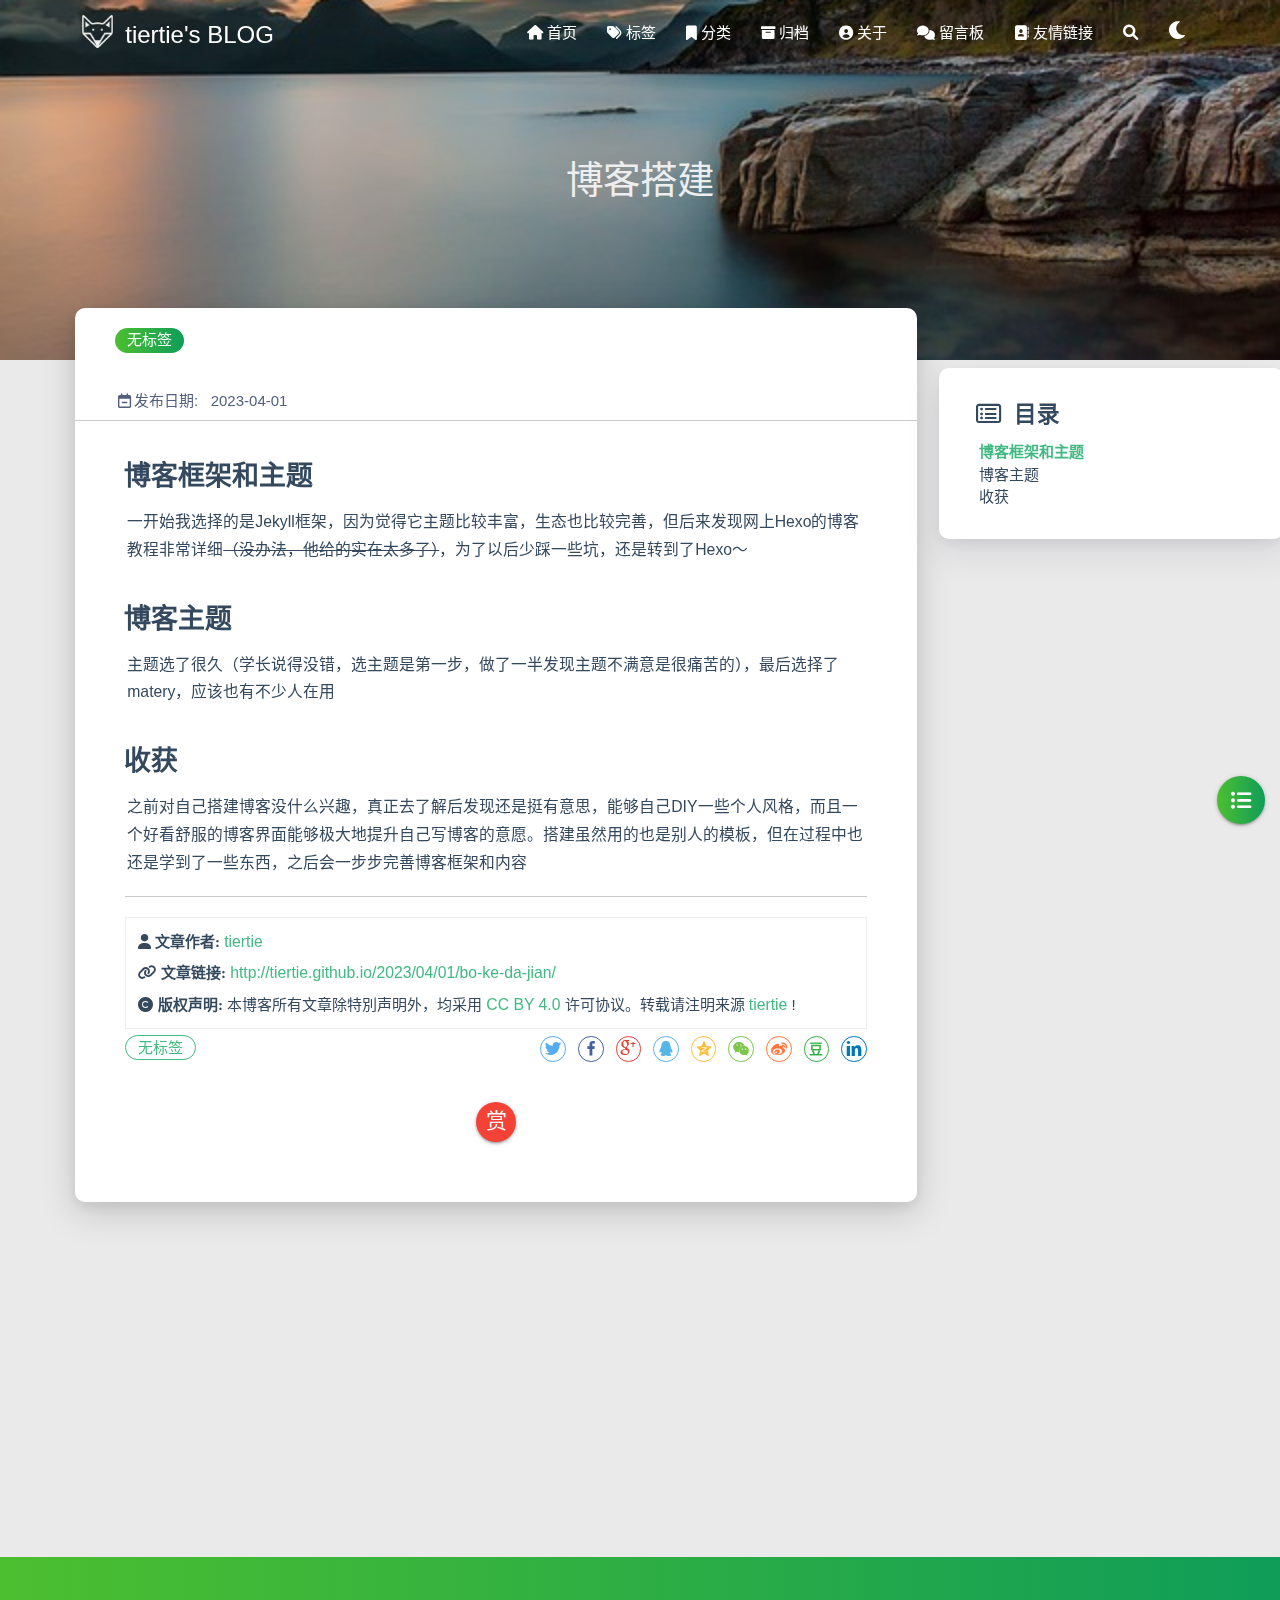
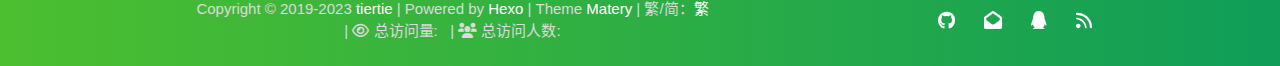
<file: 2023/04/01/bo-ke-da-jian/index.html>
<!DOCTYPE HTML>
<html lang="zh-CN">


<head>
    <meta charset="utf-8">
    <meta name="keywords" content="博客搭建, tiertie&#39;s BLOG">
    <meta name="description" content="博客框架和主题一开始我选择的是Jekyll框架，因为觉得它主题比较丰富，生态也比较完善，但后来发现网上Hexo的博客教程非常详细（没办法，他给的实在太多了），为了以后少踩一些坑，还是转到了Hexo～
博客主题主题选了很久（学长说得没错，选主">
    <meta http-equiv="X-UA-Compatible" content="IE=edge">
    <meta name="viewport" content="width=device-width, initial-scale=1.0, user-scalable=no">
    <meta name="renderer" content="webkit|ie-stand|ie-comp">
    <meta name="mobile-web-app-capable" content="yes">
    <meta name="format-detection" content="telephone=no">
    <meta name="apple-mobile-web-app-capable" content="yes">
    <meta name="apple-mobile-web-app-status-bar-style" content="black-translucent">
    <meta name="referrer" content="no-referrer-when-downgrade">
    <!-- Global site tag (gtag.js) - Google Analytics -->


    <title>博客搭建 | tiertie&#39;s BLOG</title>
    <link rel="icon" type="image/png" href="/favicon.png">
    


    <!-- bg-cover style     -->



<link rel="stylesheet" type="text/css" href="/libs/awesome/css/all.min.css">
<link rel="stylesheet" type="text/css" href="/libs/materialize/materialize.min.css">
<link rel="stylesheet" type="text/css" href="/libs/aos/aos.css">
<link rel="stylesheet" type="text/css" href="/libs/animate/animate.min.css">
<link rel="stylesheet" type="text/css" href="/libs/lightGallery/css/lightgallery.min.css">
<link rel="stylesheet" type="text/css" href="/css/matery.css">
<link rel="stylesheet" type="text/css" href="/css/my.css">
<link rel="stylesheet" type="text/css" href="/css/dark.css" media="none" onload="if(media!='all')media='all'">




    <link rel="stylesheet" href="/libs/tocbot/tocbot.css">
    <link rel="stylesheet" href="/css/post.css">




    
        <link rel="stylesheet" type="text/css" href="/css/reward.css">
    



    <script src="/libs/jquery/jquery-3.6.0.min.js"></script>

<meta name="generator" content="Hexo 6.3.0"></head>


<body>
    <header class="navbar-fixed">
    <nav id="headNav" class="bg-color nav-transparent">
        <div id="navContainer" class="nav-wrapper container">
            <div class="brand-logo">
                <a href="/" class="waves-effect waves-light">
                    
                    <img src="/medias/logo.png" class="logo-img" alt="LOGO">
                    
                    <span class="logo-span">tiertie&#39;s BLOG</span>
                </a>
            </div>
            

<a href="#" data-target="mobile-nav" class="sidenav-trigger button-collapse"><i class="fas fa-bars"></i></a>
<ul class="right nav-menu">
  
  <li class="hide-on-med-and-down nav-item">
    
    <a href="/" class="waves-effect waves-light">
      
      <i class="fas fa-home" style="zoom: 0.6;"></i>
      
      <span>首页</span>
    </a>
    
  </li>
  
  <li class="hide-on-med-and-down nav-item">
    
    <a href="/tags" class="waves-effect waves-light">
      
      <i class="fas fa-tags" style="zoom: 0.6;"></i>
      
      <span>标签</span>
    </a>
    
  </li>
  
  <li class="hide-on-med-and-down nav-item">
    
    <a href="/categories" class="waves-effect waves-light">
      
      <i class="fas fa-bookmark" style="zoom: 0.6;"></i>
      
      <span>分类</span>
    </a>
    
  </li>
  
  <li class="hide-on-med-and-down nav-item">
    
    <a href="/archives" class="waves-effect waves-light">
      
      <i class="fas fa-archive" style="zoom: 0.6;"></i>
      
      <span>归档</span>
    </a>
    
  </li>
  
  <li class="hide-on-med-and-down nav-item">
    
    <a href="/about" class="waves-effect waves-light">
      
      <i class="fas fa-user-circle" style="zoom: 0.6;"></i>
      
      <span>关于</span>
    </a>
    
  </li>
  
  <li class="hide-on-med-and-down nav-item">
    
    <a href="/contact" class="waves-effect waves-light">
      
      <i class="fas fa-comments" style="zoom: 0.6;"></i>
      
      <span>留言板</span>
    </a>
    
  </li>
  
  <li class="hide-on-med-and-down nav-item">
    
    <a href="/friends" class="waves-effect waves-light">
      
      <i class="fas fa-address-book" style="zoom: 0.6;"></i>
      
      <span>友情链接</span>
    </a>
    
  </li>
  
  <li>
    <a href="#searchModal" class="modal-trigger waves-effect waves-light">
      <i id="searchIcon" class="fas fa-search" title="搜索" style="zoom: 0.85;"></i>
    </a>
  </li>
  <li>
    <a href="javascript:;" class="waves-effect waves-light" onclick="switchNightMode()" title="深色/浅色模式" >
      <i id="sum-moon-icon" class="fas fa-sun" style="zoom: 0.85;"></i>
    </a>
  </li>
</ul>


<div id="mobile-nav" class="side-nav sidenav">

    <div class="mobile-head bg-color">
        
        <img src="/medias/logo.png" class="logo-img circle responsive-img">
        
        <div class="logo-name">tiertie&#39;s BLOG</div>
        <div class="logo-desc">
            
            Never really desperate, only the lost of the soul.
            
        </div>
    </div>

    <ul class="menu-list mobile-menu-list">
        
        <li class="m-nav-item">
	  
		<a href="/" class="waves-effect waves-light">
			
			    <i class="fa-fw fas fa-home"></i>
			
			首页
		</a>
          
        </li>
        
        <li class="m-nav-item">
	  
		<a href="/tags" class="waves-effect waves-light">
			
			    <i class="fa-fw fas fa-tags"></i>
			
			标签
		</a>
          
        </li>
        
        <li class="m-nav-item">
	  
		<a href="/categories" class="waves-effect waves-light">
			
			    <i class="fa-fw fas fa-bookmark"></i>
			
			分类
		</a>
          
        </li>
        
        <li class="m-nav-item">
	  
		<a href="/archives" class="waves-effect waves-light">
			
			    <i class="fa-fw fas fa-archive"></i>
			
			归档
		</a>
          
        </li>
        
        <li class="m-nav-item">
	  
		<a href="/about" class="waves-effect waves-light">
			
			    <i class="fa-fw fas fa-user-circle"></i>
			
			关于
		</a>
          
        </li>
        
        <li class="m-nav-item">
	  
		<a href="/contact" class="waves-effect waves-light">
			
			    <i class="fa-fw fas fa-comments"></i>
			
			留言板
		</a>
          
        </li>
        
        <li class="m-nav-item">
	  
		<a href="/friends" class="waves-effect waves-light">
			
			    <i class="fa-fw fas fa-address-book"></i>
			
			友情链接
		</a>
          
        </li>
        
        
        <li><div class="divider"></div></li>
        <li>
            <a href="https://github.com/blinkfox/hexo-theme-matery" class="waves-effect waves-light" target="_blank">
                <i class="fab fa-github-square fa-fw"></i>Fork Me
            </a>
        </li>
        
    </ul>
</div>


        </div>

        
            <style>
    .nav-transparent .github-corner {
        display: none !important;
    }

    .github-corner {
        position: absolute;
        z-index: 10;
        top: 0;
        right: 0;
        border: 0;
        transform: scale(1.1);
    }

    .github-corner svg {
        color: #0f9d58;
        fill: #fff;
        height: 64px;
        width: 64px;
    }

    .github-corner:hover .octo-arm {
        animation: a 0.56s ease-in-out;
    }

    .github-corner .octo-arm {
        animation: none;
    }

    @keyframes a {
        0%,
        to {
            transform: rotate(0);
        }
        20%,
        60% {
            transform: rotate(-25deg);
        }
        40%,
        80% {
            transform: rotate(10deg);
        }
    }
</style>

<a href="https://github.com/blinkfox/hexo-theme-matery" class="github-corner tooltipped hide-on-med-and-down" target="_blank"
   data-tooltip="Fork Me" data-position="left" data-delay="50">
    <svg viewBox="0 0 250 250" aria-hidden="true">
        <path d="M0,0 L115,115 L130,115 L142,142 L250,250 L250,0 Z"></path>
        <path d="M128.3,109.0 C113.8,99.7 119.0,89.6 119.0,89.6 C122.0,82.7 120.5,78.6 120.5,78.6 C119.2,72.0 123.4,76.3 123.4,76.3 C127.3,80.9 125.5,87.3 125.5,87.3 C122.9,97.6 130.6,101.9 134.4,103.2"
              fill="currentColor" style="transform-origin: 130px 106px;" class="octo-arm"></path>
        <path d="M115.0,115.0 C114.9,115.1 118.7,116.5 119.8,115.4 L133.7,101.6 C136.9,99.2 139.9,98.4 142.2,98.6 C133.8,88.0 127.5,74.4 143.8,58.0 C148.5,53.4 154.0,51.2 159.7,51.0 C160.3,49.4 163.2,43.6 171.4,40.1 C171.4,40.1 176.1,42.5 178.8,56.2 C183.1,58.6 187.2,61.8 190.9,65.4 C194.5,69.0 197.7,73.2 200.1,77.6 C213.8,80.2 216.3,84.9 216.3,84.9 C212.7,93.1 206.9,96.0 205.4,96.6 C205.1,102.4 203.0,107.8 198.3,112.5 C181.9,128.9 168.3,122.5 157.7,114.1 C157.9,116.9 156.7,120.9 152.7,124.9 L141.0,136.5 C139.8,137.7 141.6,141.9 141.8,141.8 Z"
              fill="currentColor" class="octo-body"></path>
    </svg>
</a>
        
    </nav>

</header>

    



<div class="bg-cover pd-header post-cover" style="background-image: url('/medias/featureimages/21.jpg')">
    <div class="container" style="right: 0px;left: 0px;">
        <div class="row">
            <div class="col s12 m12 l12">
                <div class="brand">
                    <h1 class="description center-align post-title">博客搭建</h1>
                </div>
            </div>
        </div>
    </div>
</div>




<main class="post-container content">

    
    <div class="row">
    <div id="main-content" class="col s12 m12 l9">
        <!-- 文章内容详情 -->
<div id="artDetail">
    <div class="card">
        <div class="card-content article-info">
            <div class="row tag-cate">
                <div class="col s7">
                    
                          <div class="article-tag">
                            <span class="chip bg-color">无标签</span>
                          </div>
                    
                </div>
                <div class="col s5 right-align">
                    
                </div>
            </div>

            <div class="post-info">
                
                <div class="post-date info-break-policy">
                    <i class="far fa-calendar-minus fa-fw"></i>发布日期:&nbsp;&nbsp;
                    2023-04-01
                </div>
                

                

                

                

                
            </div>
        </div>
        <hr class="clearfix">

        
        <!-- 是否加载使用自带的 prismjs. -->
        <link rel="stylesheet" href="/libs/prism/prism.min.css">
        

        

        <div class="card-content article-card-content">
            <div id="articleContent">
                <h2 id="博客框架和主题"><a href="#博客框架和主题" class="headerlink" title="博客框架和主题"></a>博客框架和主题</h2><p>一开始我选择的是Jekyll框架，因为觉得它主题比较丰富，生态也比较完善，但后来发现网上Hexo的博客教程非常详细<del>（没办法，他给的实在太多了）</del>，为了以后少踩一些坑，还是转到了Hexo～</p>
<h2 id="博客主题"><a href="#博客主题" class="headerlink" title="博客主题"></a>博客主题</h2><p>主题选了很久（学长说得没错，选主题是第一步，做了一半发现主题不满意是很痛苦的），最后选择了matery，应该也有不少人在用</p>
<h2 id="收获"><a href="#收获" class="headerlink" title="收获"></a>收获</h2><p>之前对自己搭建博客没什么兴趣，真正去了解后发现还是挺有意思，能够自己DIY一些个人风格，而且一个好看舒服的博客界面能够极大地提升自己写博客的意愿。搭建虽然用的也是别人的模板，但在过程中也还是学到了一些东西，之后会一步步完善博客框架和内容</p>

                
            </div>
            <hr/>

            

    <div class="reprint" id="reprint-statement">
        
            <div class="reprint__author">
                <span class="reprint-meta" style="font-weight: bold;">
                    <i class="fas fa-user">
                        文章作者:
                    </i>
                </span>
                <span class="reprint-info">
                    <a href="/about" rel="external nofollow noreferrer">tiertie</a>
                </span>
            </div>
            <div class="reprint__type">
                <span class="reprint-meta" style="font-weight: bold;">
                    <i class="fas fa-link">
                        文章链接:
                    </i>
                </span>
                <span class="reprint-info">
                    <a href="http://tiertie.github.io/2023/04/01/bo-ke-da-jian/">http://tiertie.github.io/2023/04/01/bo-ke-da-jian/</a>
                </span>
            </div>
            <div class="reprint__notice">
                <span class="reprint-meta" style="font-weight: bold;">
                    <i class="fas fa-copyright">
                        版权声明:
                    </i>
                </span>
                <span class="reprint-info">
                    本博客所有文章除特別声明外，均采用
                    <a href="https://creativecommons.org/licenses/by/4.0/deed.zh" rel="external nofollow noreferrer" target="_blank">CC BY 4.0</a>
                    许可协议。转载请注明来源
                    <a href="/about" target="_blank">tiertie</a>
                    !
                </span>
            </div>
        
    </div>

    <script async defer>
      document.addEventListener("copy", function (e) {
        let toastHTML = '<span>复制成功，请遵循本文的转载规则</span><button class="btn-flat toast-action" onclick="navToReprintStatement()" style="font-size: smaller">查看</a>';
        M.toast({html: toastHTML})
      });

      function navToReprintStatement() {
        $("html, body").animate({scrollTop: $("#reprint-statement").offset().top - 80}, 800);
      }
    </script>



            <div class="tag_share" style="display: block;">
                <div class="post-meta__tag-list" style="display: inline-block;">
                    
                        <div class="article-tag">
                            <span class="chip bg-color">无标签</span>
                        </div>
                    
                </div>
                <div class="post_share" style="zoom: 80%; width: fit-content; display: inline-block; float: right; margin: -0.15rem 0;">
                    <link rel="stylesheet" type="text/css" href="/libs/share/css/share.min.css">
<div id="article-share">

    
    <div class="social-share" data-sites="twitter,facebook,google,qq,qzone,wechat,weibo,douban,linkedin" data-wechat-qrcode-helper="<p>微信扫一扫即可分享！</p>"></div>
    <script src="/libs/share/js/social-share.min.js"></script>
    

    

</div>

                </div>
            </div>
            
                <div id="reward">
    <a href="#rewardModal" class="reward-link modal-trigger btn-floating btn-medium waves-effect waves-light red">赏</a>

    <!-- Modal Structure -->
    <div id="rewardModal" class="modal">
        <div class="modal-content">
            <a class="close modal-close"><i class="fas fa-times"></i></a>
            <h4 class="reward-title">你的赏识是我前进的动力</h4>
            <div class="reward-content">
                <div class="reward-tabs">
                    <ul class="tabs row">
                        <li class="tab col s6 alipay-tab waves-effect waves-light"><a href="#alipay">支付宝</a></li>
                        <li class="tab col s6 wechat-tab waves-effect waves-light"><a href="#wechat">微 信</a></li>
                    </ul>
                    <div id="alipay">
                        <img src="/medias/reward/alipay.jpg" class="reward-img" alt="支付宝打赏二维码">
                    </div>
                    <div id="wechat">
                        <img src="/medias/reward/wechat.png" class="reward-img" alt="微信打赏二维码">
                    </div>
                </div>
            </div>
        </div>
    </div>
</div>

<script>
    $(function () {
        $('.tabs').tabs();
    });
</script>

            
        </div>
    </div>

    

    

    

    

    

    

    

    

    

<article id="prenext-posts" class="prev-next articles">
    <div class="row article-row">
        
        <div class="article col s12 m6" data-aos="fade-up" data-aos="fade-up">
            <div class="article-badge left-badge text-color">
                <i class="far fa-dot-circle"></i>&nbsp;本篇
            </div>
            <div class="card">
                <a href="/2023/04/01/bo-ke-da-jian/">
                    <div class="card-image">
                        
                        
                        <img src="/medias/featureimages/21.jpg" class="responsive-img" alt="博客搭建">
                        
                        <span class="card-title">博客搭建</span>
                    </div>
                </a>
                <div class="card-content article-content">
                    <div class="summary block-with-text">
                        
                            
                        
                    </div>
                    <div class="publish-info">
                            <span class="publish-date">
                                <i class="far fa-clock fa-fw icon-date"></i>2023-04-01
                            </span>
                        <span class="publish-author">
                            
                            <i class="fas fa-user fa-fw"></i>
                            tiertie
                            
                        </span>
                    </div>
                </div>

                
            </div>
        </div>
        
        
        <div class="article col s12 m6" data-aos="fade-up">
            <div class="article-badge right-badge text-color">
                本篇&nbsp;<i class="far fa-dot-circle"></i>
            </div>
            <div class="card">
                <a href="/2023/04/01/bo-ke-da-jian/">
                    <div class="card-image">
                        
                        
                        <img src="/medias/featureimages/21.jpg" class="responsive-img" alt="博客搭建">
                        
                        <span class="card-title">博客搭建</span>
                    </div>
                </a>
                <div class="card-content article-content">
                    <div class="summary block-with-text">
                        
                            
                        
                    </div>
                    <div class="publish-info">
                            <span class="publish-date">
                                <i class="far fa-clock fa-fw icon-date"></i>2023-04-01
                            </span>
                        <span class="publish-author">
                            
                            <i class="fas fa-user fa-fw"></i>
                            tiertie
                            
                        </span>
                    </div>
                </div>

                
            </div>
        </div>
        
    </div>
</article>

</div>



<!-- 代码块功能依赖 -->
<script type="text/javascript" src="/libs/codeBlock/codeBlockFuction.js"></script>


  <!-- 是否加载使用自带的 prismjs. -->
  <script type="text/javascript" src="/libs/prism/prism.min.js"></script>


<!-- 代码语言 -->

<script type="text/javascript" src="/libs/codeBlock/codeLang.js"></script>


<!-- 代码块复制 -->

<script type="text/javascript" src="/libs/codeBlock/codeCopy.js"></script>


<!-- 代码块收缩 -->

<script type="text/javascript" src="/libs/codeBlock/codeShrink.js"></script>



    </div>
    <div id="toc-aside" class="expanded col l3 hide-on-med-and-down">
        <div class="toc-widget card" style="background-color: white;">
            <div class="toc-title"><i class="far fa-list-alt"></i>&nbsp;&nbsp;目录</div>
            <div id="toc-content"></div>
        </div>
    </div>
</div>

<!-- TOC 悬浮按钮. -->

<div id="floating-toc-btn" class="hide-on-med-and-down">
    <a class="btn-floating btn-large bg-color">
        <i class="fas fa-list-ul"></i>
    </a>
</div>


<script src="/libs/tocbot/tocbot.min.js"></script>
<script>
    $(function () {
        tocbot.init({
            tocSelector: '#toc-content',
            contentSelector: '#articleContent',
            headingsOffset: -($(window).height() * 0.4 - 45),
            collapseDepth: Number('0'),
            headingSelector: 'h2, h3, h4'
        });

        // Set scroll toc fixed.
        let tocHeight = parseInt($(window).height() * 0.4 - 64);
        let $tocWidget = $('.toc-widget');
        $(window).scroll(function () {
            let scroll = $(window).scrollTop();
            /* add post toc fixed. */
            if (scroll > tocHeight) {
                $tocWidget.addClass('toc-fixed');
            } else {
                $tocWidget.removeClass('toc-fixed');
            }
        });

        
        /* 修复文章卡片 div 的宽度. */
        let fixPostCardWidth = function (srcId, targetId) {
            let srcDiv = $('#' + srcId);
            if (srcDiv.length === 0) {
                return;
            }

            let w = srcDiv.width();
            if (w >= 450) {
                w = w + 21;
            } else if (w >= 350 && w < 450) {
                w = w + 18;
            } else if (w >= 300 && w < 350) {
                w = w + 16;
            } else {
                w = w + 14;
            }
            $('#' + targetId).width(w);
        };

        // 切换TOC目录展开收缩的相关操作.
        const expandedClass = 'expanded';
        let $tocAside = $('#toc-aside');
        let $mainContent = $('#main-content');
        $('#floating-toc-btn .btn-floating').click(function () {
            if ($tocAside.hasClass(expandedClass)) {
                $tocAside.removeClass(expandedClass).hide();
                $mainContent.removeClass('l9');
            } else {
                $tocAside.addClass(expandedClass).show();
                $mainContent.addClass('l9');
            }
            fixPostCardWidth('artDetail', 'prenext-posts');
        });
        
    });
</script>

    

</main>




    <footer class="page-footer bg-color">
    
        <link rel="stylesheet" href="/libs/aplayer/APlayer.min.css">
<style>
    .aplayer .aplayer-lrc p {
        
        display: none;
        
        font-size: 12px;
        font-weight: 700;
        line-height: 16px !important;
    }

    .aplayer .aplayer-lrc p.aplayer-lrc-current {
        
        display: none;
        
        font-size: 15px;
        color: #42b983;
    }

    
    .aplayer.aplayer-fixed.aplayer-narrow .aplayer-body {
        left: -66px !important;
    }

    .aplayer.aplayer-fixed.aplayer-narrow .aplayer-body:hover {
        left: 0px !important;
    }

    
</style>
<div class="">
    
    <div class="row">
        <meting-js class="col l8 offset-l2 m10 offset-m1 s12"
                   server="tencent"
                   type="playlist"
                   id="002U5gDr3RvuaD"
                   fixed='true'
                   autoplay='false'
                   theme='#42b983'
                   loop='all'
                   order='list'
                   preload='auto'
                   volume='0.7'
                   list-folded='true'
        >
        </meting-js>
    </div>
</div>

<script src="/libs/aplayer/APlayer.min.js"></script>
<script src="/libs/aplayer/Meting.min.js"></script>

    

    <div class="container row center-align"
         style="margin-bottom: 0px !important;">
        <div class="col s12 m8 l8 copy-right">
            Copyright&nbsp;&copy;
            
                <span id="year">2019-2023</span>
            
            <a href="/about" target="_blank">tiertie</a>
            |&nbsp;Powered by&nbsp;<a href="https://hexo.io/" target="_blank">Hexo</a>
            |&nbsp;Theme&nbsp;<a href="https://github.com/blinkfox/hexo-theme-matery" target="_blank">Matery</a>
            
                <span id="translate">|&nbsp;繁/简：</span><a id="translateLink" href="javascript:translatePage();">繁</a>
            
            <br>
            
            
            
                
            
            
                <span id="busuanzi_container_site_pv">
                &nbsp;|&nbsp;<i class="far fa-eye"></i>&nbsp;总访问量:&nbsp;
                    <span id="busuanzi_value_site_pv" class="white-color"></span>
            </span>
            
            
                <span id="busuanzi_container_site_uv">
                &nbsp;|&nbsp;<i class="fas fa-users"></i>&nbsp;总访问人数:&nbsp;
                    <span id="busuanzi_value_site_uv" class="white-color"></span>
            </span>
            
            <br>

            <!-- 运行天数提醒. -->
            
            <br>
            
        </div>
        <div class="col s12 m4 l4 social-link social-statis">
    <a href="https://github.com/tiertie" class="tooltipped" target="_blank" data-tooltip="访问我的GitHub" data-position="top" data-delay="50">
        <i class="fab fa-github"></i>
    </a>



    <a href="mailto:oacyo@qq.com" class="tooltipped" target="_blank" data-tooltip="邮件联系我" data-position="top" data-delay="50">
        <i class="fas fa-envelope-open"></i>
    </a>







    <a href="tencent://AddContact/?fromId=50&fromSubId=1&subcmd=all&uin=1181062873" class="tooltipped" target="_blank" data-tooltip="QQ联系我" data-position="top" data-delay="50">
        <i class="fab fa-qq"></i>
    </a>







    <a href="/atom.xml" class="tooltipped" target="_blank" data-tooltip="RSS 订阅" data-position="top" data-delay="50">
        <i class="fas fa-rss"></i>
    </a>

</div>
    </div>
</footer>

<div class="progress-bar"></div>


    <!-- 搜索遮罩框 -->
<div id="searchModal" class="modal">
    <div class="modal-content">
        <div class="search-header">
            <span class="title"><i class="fas fa-search"></i>&nbsp;&nbsp;搜索</span>
            <input type="search" id="searchInput" name="s" placeholder="请输入搜索的关键字"
                   class="search-input">
        </div>
        <div id="searchResult"></div>
    </div>
</div>

<script type="text/javascript">
$(function () {
    var searchFunc = function (path, search_id, content_id) {
        'use strict';
        $.ajax({
            url: path,
            dataType: "xml",
            success: function (xmlResponse) {
                // get the contents from search data
                var datas = $("entry", xmlResponse).map(function () {
                    return {
                        title: $("title", this).text(),
                        content: $("content", this).text(),
                        url: $("url", this).text()
                    };
                }).get();
                var $input = document.getElementById(search_id);
                var $resultContent = document.getElementById(content_id);
                $input.addEventListener('input', function () {
                    var str = '<ul class=\"search-result-list\">';
                    var keywords = this.value.trim().toLowerCase().split(/[\s\-]+/);
                    $resultContent.innerHTML = "";
                    if (this.value.trim().length <= 0) {
                        return;
                    }
                    // perform local searching
                    datas.forEach(function (data) {
                        var isMatch = true;
                        var data_title = data.title.trim().toLowerCase();
                        var data_content = data.content.trim().replace(/<[^>]+>/g, "").toLowerCase();
                        var data_url = data.url;
                        data_url = data_url.indexOf('/') === 0 ? data.url : '/' + data_url;
                        var index_title = -1;
                        var index_content = -1;
                        var first_occur = -1;
                        // only match artiles with not empty titles and contents
                        if (data_title !== '' && data_content !== '') {
                            keywords.forEach(function (keyword, i) {
                                index_title = data_title.indexOf(keyword);
                                index_content = data_content.indexOf(keyword);
                                if (index_title < 0 && index_content < 0) {
                                    isMatch = false;
                                } else {
                                    if (index_content < 0) {
                                        index_content = 0;
                                    }
                                    if (i === 0) {
                                        first_occur = index_content;
                                    }
                                }
                            });
                        }
                        // show search results
                        if (isMatch) {
                            str += "<li><a href='" + data_url + "' class='search-result-title'>" + data_title + "</a>";
                            var content = data.content.trim().replace(/<[^>]+>/g, "");
                            if (first_occur >= 0) {
                                // cut out 100 characters
                                var start = first_occur - 20;
                                var end = first_occur + 80;
                                if (start < 0) {
                                    start = 0;
                                }
                                if (start === 0) {
                                    end = 100;
                                }
                                if (end > content.length) {
                                    end = content.length;
                                }
                                var match_content = content.substr(start, end);
                                // highlight all keywords
                                keywords.forEach(function (keyword) {
                                    var regS = new RegExp(keyword, "gi");
                                    match_content = match_content.replace(regS, "<em class=\"search-keyword\">" + keyword + "</em>");
                                });

                                str += "<p class=\"search-result\">" + match_content + "...</p>"
                            }
                            str += "</li>";
                        }
                    });
                    str += "</ul>";
                    $resultContent.innerHTML = str;
                });
            }
        });
    };

    searchFunc('/search.xml', 'searchInput', 'searchResult');
});
</script>

    <!-- 白天和黑夜主题 -->
<div class="stars-con">
    <div id="stars"></div>
    <div id="stars2"></div>
    <div id="stars3"></div>  
</div>

<script>
    function switchNightMode() {
        $('<div class="Cuteen_DarkSky"><div class="Cuteen_DarkPlanet"></div></div>').appendTo($('body')),
        setTimeout(function () {
            $('body').hasClass('DarkMode') 
            ? ($('body').removeClass('DarkMode'), localStorage.setItem('isDark', '0'), $('#sum-moon-icon').removeClass("fa-sun").addClass('fa-moon')) 
            : ($('body').addClass('DarkMode'), localStorage.setItem('isDark', '1'), $('#sum-moon-icon').addClass("fa-sun").removeClass('fa-moon')),
            
            setTimeout(function () {
            $('.Cuteen_DarkSky').fadeOut(1e3, function () {
                $(this).remove()
            })
            }, 2e3)
        })
    }
</script>

    <!-- 回到顶部按钮 -->
<div id="backTop" class="top-scroll">
    <a class="btn-floating btn-large waves-effect waves-light" href="#!">
        <i class="fas fa-arrow-up"></i>
    </a>
</div>


    <script src="/libs/materialize/materialize.min.js"></script>
    <script src="/libs/masonry/masonry.pkgd.min.js"></script>
    <script src="/libs/aos/aos.js"></script>
    <script src="/libs/scrollprogress/scrollProgress.min.js"></script>
    <script src="/libs/lightGallery/js/lightgallery-all.min.js"></script>
    <script src="/js/matery.js"></script>

    

    
        <script type="text/javascript" src="/js/tw_cn.js"></script>
        <script type="text/javascript">
          var defaultEncoding = 2; //网站编写字体是否繁体，1-繁体，2-简体
          var translateDelay = 0; //延迟时间,若不在前, 要设定延迟翻译时间, 如100表示100ms,默认为0
          var cookieDomain = "http://tiertie.github.io"; //Cookie地址, 一定要设定, 通常为你的网址
          var msgToTraditionalChinese = "繁"; //此处可以更改为你想要显示的文字
          var msgToSimplifiedChinese = "简"; //同上，但两处均不建议更改
          var translateButtonId = "translateLink"; //默认互换id
          translateInitilization();
        </script>
    
    
    

    <!-- 雪花特效 -->
    

    <!-- 鼠标星星特效 -->
    

     
        <script src="https://ssl.captcha.qq.com/TCaptcha.js"></script>
        <script src="/libs/others/TencentCaptcha.js"></script>
        <button id="TencentCaptcha" data-appid="xxxxxxxxxx" data-cbfn="callback" type="button" hidden></button>
    

    <!-- Baidu Analytics -->

    <!-- Baidu Push -->

<script>
    (function () {
        var bp = document.createElement('script');
        var curProtocol = window.location.protocol.split(':')[0];
        if (curProtocol === 'https') {
            bp.src = 'https://zz.bdstatic.com/linksubmit/push.js';
        } else {
            bp.src = 'http://push.zhanzhang.baidu.com/push.js';
        }
        var s = document.getElementsByTagName("script")[0];
        s.parentNode.insertBefore(bp, s);
    })();
</script>

    
    <script src="/libs/others/clicklove.js" async="async"></script>
    
    
    <script async src="/libs/others/busuanzi.pure.mini.js"></script>
    

    

    

    <!--腾讯兔小巢-->
    
    

    

    

    
    <script src="/libs/instantpage/instantpage.js" type="module"></script>
    

</body>

</html>
</file>
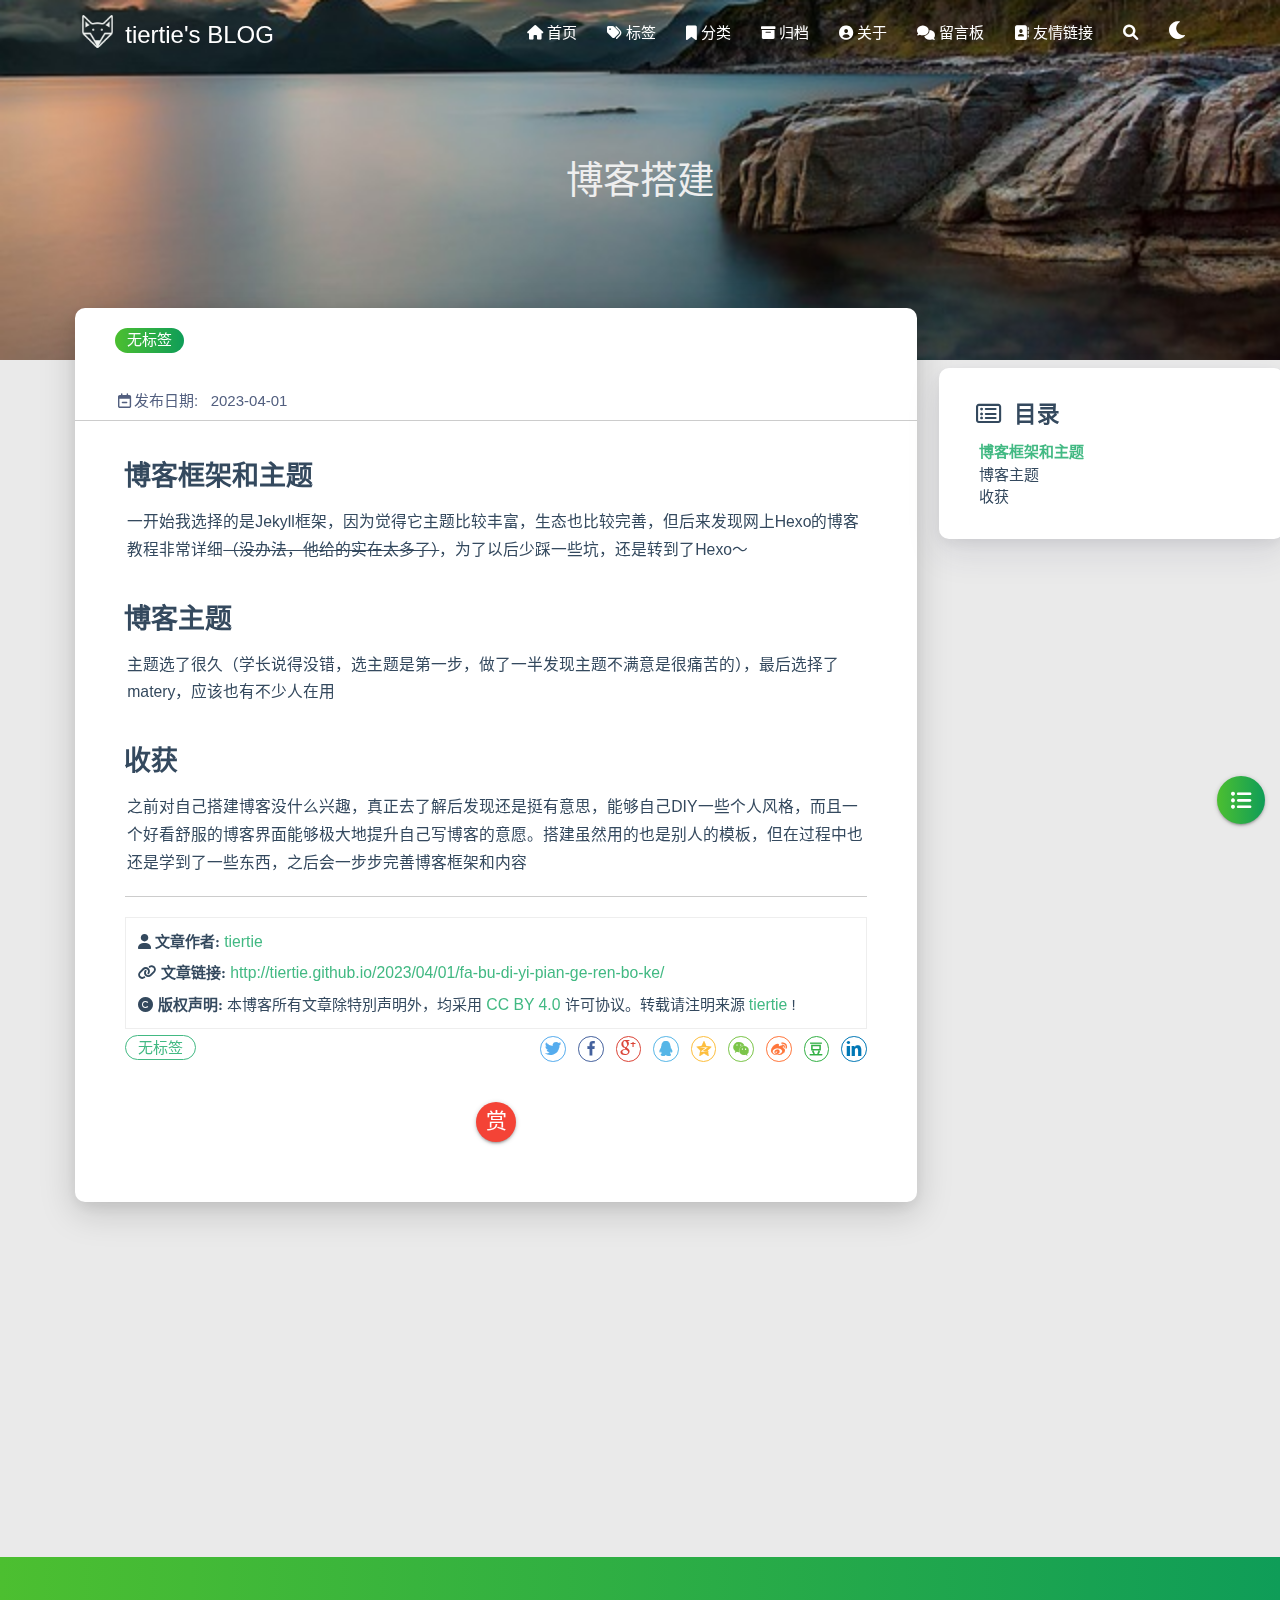
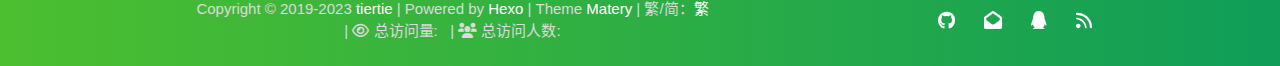
<file: 2023/04/01/fa-bu-di-yi-pian-ge-ren-bo-ke/index.html>
<!DOCTYPE HTML>
<html lang="zh-CN">


<head>
    <meta charset="utf-8">
    <meta name="keywords" content="博客搭建, tiertie&#39;s BLOG">
    <meta name="description" content="博客框架和主题一开始我选择的是Jekyll框架，因为觉得它主题比较丰富，生态也比较完善，但后来发现网上Hexo的博客教程非常详细（没办法，他给的实在太多了），为了以后少踩一些坑，还是转到了Hexo～
博客主题主题选了很久（学长说得没错，选主">
    <meta http-equiv="X-UA-Compatible" content="IE=edge">
    <meta name="viewport" content="width=device-width, initial-scale=1.0, user-scalable=no">
    <meta name="renderer" content="webkit|ie-stand|ie-comp">
    <meta name="mobile-web-app-capable" content="yes">
    <meta name="format-detection" content="telephone=no">
    <meta name="apple-mobile-web-app-capable" content="yes">
    <meta name="apple-mobile-web-app-status-bar-style" content="black-translucent">
    <meta name="referrer" content="no-referrer-when-downgrade">
    <!-- Global site tag (gtag.js) - Google Analytics -->


    <title>博客搭建 | tiertie&#39;s BLOG</title>
    <link rel="icon" type="image/png" href="/favicon.png">
    


    <!-- bg-cover style     -->



<link rel="stylesheet" type="text/css" href="/libs/awesome/css/all.min.css">
<link rel="stylesheet" type="text/css" href="/libs/materialize/materialize.min.css">
<link rel="stylesheet" type="text/css" href="/libs/aos/aos.css">
<link rel="stylesheet" type="text/css" href="/libs/animate/animate.min.css">
<link rel="stylesheet" type="text/css" href="/libs/lightGallery/css/lightgallery.min.css">
<link rel="stylesheet" type="text/css" href="/css/matery.css">
<link rel="stylesheet" type="text/css" href="/css/my.css">
<link rel="stylesheet" type="text/css" href="/css/dark.css" media="none" onload="if(media!='all')media='all'">




    <link rel="stylesheet" href="/libs/tocbot/tocbot.css">
    <link rel="stylesheet" href="/css/post.css">




    
        <link rel="stylesheet" type="text/css" href="/css/reward.css">
    



    <script src="/libs/jquery/jquery-3.6.0.min.js"></script>

<meta name="generator" content="Hexo 6.3.0"></head>


<body>
    <header class="navbar-fixed">
    <nav id="headNav" class="bg-color nav-transparent">
        <div id="navContainer" class="nav-wrapper container">
            <div class="brand-logo">
                <a href="/" class="waves-effect waves-light">
                    
                    <img src="/medias/logo.png" class="logo-img" alt="LOGO">
                    
                    <span class="logo-span">tiertie&#39;s BLOG</span>
                </a>
            </div>
            

<a href="#" data-target="mobile-nav" class="sidenav-trigger button-collapse"><i class="fas fa-bars"></i></a>
<ul class="right nav-menu">
  
  <li class="hide-on-med-and-down nav-item">
    
    <a href="/" class="waves-effect waves-light">
      
      <i class="fas fa-home" style="zoom: 0.6;"></i>
      
      <span>首页</span>
    </a>
    
  </li>
  
  <li class="hide-on-med-and-down nav-item">
    
    <a href="/tags" class="waves-effect waves-light">
      
      <i class="fas fa-tags" style="zoom: 0.6;"></i>
      
      <span>标签</span>
    </a>
    
  </li>
  
  <li class="hide-on-med-and-down nav-item">
    
    <a href="/categories" class="waves-effect waves-light">
      
      <i class="fas fa-bookmark" style="zoom: 0.6;"></i>
      
      <span>分类</span>
    </a>
    
  </li>
  
  <li class="hide-on-med-and-down nav-item">
    
    <a href="/archives" class="waves-effect waves-light">
      
      <i class="fas fa-archive" style="zoom: 0.6;"></i>
      
      <span>归档</span>
    </a>
    
  </li>
  
  <li class="hide-on-med-and-down nav-item">
    
    <a href="/about" class="waves-effect waves-light">
      
      <i class="fas fa-user-circle" style="zoom: 0.6;"></i>
      
      <span>关于</span>
    </a>
    
  </li>
  
  <li class="hide-on-med-and-down nav-item">
    
    <a href="/contact" class="waves-effect waves-light">
      
      <i class="fas fa-comments" style="zoom: 0.6;"></i>
      
      <span>留言板</span>
    </a>
    
  </li>
  
  <li class="hide-on-med-and-down nav-item">
    
    <a href="/friends" class="waves-effect waves-light">
      
      <i class="fas fa-address-book" style="zoom: 0.6;"></i>
      
      <span>友情链接</span>
    </a>
    
  </li>
  
  <li>
    <a href="#searchModal" class="modal-trigger waves-effect waves-light">
      <i id="searchIcon" class="fas fa-search" title="搜索" style="zoom: 0.85;"></i>
    </a>
  </li>
  <li>
    <a href="javascript:;" class="waves-effect waves-light" onclick="switchNightMode()" title="深色/浅色模式" >
      <i id="sum-moon-icon" class="fas fa-sun" style="zoom: 0.85;"></i>
    </a>
  </li>
</ul>


<div id="mobile-nav" class="side-nav sidenav">

    <div class="mobile-head bg-color">
        
        <img src="/medias/logo.png" class="logo-img circle responsive-img">
        
        <div class="logo-name">tiertie&#39;s BLOG</div>
        <div class="logo-desc">
            
            Never really desperate, only the lost of the soul.
            
        </div>
    </div>

    <ul class="menu-list mobile-menu-list">
        
        <li class="m-nav-item">
	  
		<a href="/" class="waves-effect waves-light">
			
			    <i class="fa-fw fas fa-home"></i>
			
			首页
		</a>
          
        </li>
        
        <li class="m-nav-item">
	  
		<a href="/tags" class="waves-effect waves-light">
			
			    <i class="fa-fw fas fa-tags"></i>
			
			标签
		</a>
          
        </li>
        
        <li class="m-nav-item">
	  
		<a href="/categories" class="waves-effect waves-light">
			
			    <i class="fa-fw fas fa-bookmark"></i>
			
			分类
		</a>
          
        </li>
        
        <li class="m-nav-item">
	  
		<a href="/archives" class="waves-effect waves-light">
			
			    <i class="fa-fw fas fa-archive"></i>
			
			归档
		</a>
          
        </li>
        
        <li class="m-nav-item">
	  
		<a href="/about" class="waves-effect waves-light">
			
			    <i class="fa-fw fas fa-user-circle"></i>
			
			关于
		</a>
          
        </li>
        
        <li class="m-nav-item">
	  
		<a href="/contact" class="waves-effect waves-light">
			
			    <i class="fa-fw fas fa-comments"></i>
			
			留言板
		</a>
          
        </li>
        
        <li class="m-nav-item">
	  
		<a href="/friends" class="waves-effect waves-light">
			
			    <i class="fa-fw fas fa-address-book"></i>
			
			友情链接
		</a>
          
        </li>
        
        
        <li><div class="divider"></div></li>
        <li>
            <a href="https://github.com/blinkfox/hexo-theme-matery" class="waves-effect waves-light" target="_blank">
                <i class="fab fa-github-square fa-fw"></i>Fork Me
            </a>
        </li>
        
    </ul>
</div>


        </div>

        
            <style>
    .nav-transparent .github-corner {
        display: none !important;
    }

    .github-corner {
        position: absolute;
        z-index: 10;
        top: 0;
        right: 0;
        border: 0;
        transform: scale(1.1);
    }

    .github-corner svg {
        color: #0f9d58;
        fill: #fff;
        height: 64px;
        width: 64px;
    }

    .github-corner:hover .octo-arm {
        animation: a 0.56s ease-in-out;
    }

    .github-corner .octo-arm {
        animation: none;
    }

    @keyframes a {
        0%,
        to {
            transform: rotate(0);
        }
        20%,
        60% {
            transform: rotate(-25deg);
        }
        40%,
        80% {
            transform: rotate(10deg);
        }
    }
</style>

<a href="https://github.com/blinkfox/hexo-theme-matery" class="github-corner tooltipped hide-on-med-and-down" target="_blank"
   data-tooltip="Fork Me" data-position="left" data-delay="50">
    <svg viewBox="0 0 250 250" aria-hidden="true">
        <path d="M0,0 L115,115 L130,115 L142,142 L250,250 L250,0 Z"></path>
        <path d="M128.3,109.0 C113.8,99.7 119.0,89.6 119.0,89.6 C122.0,82.7 120.5,78.6 120.5,78.6 C119.2,72.0 123.4,76.3 123.4,76.3 C127.3,80.9 125.5,87.3 125.5,87.3 C122.9,97.6 130.6,101.9 134.4,103.2"
              fill="currentColor" style="transform-origin: 130px 106px;" class="octo-arm"></path>
        <path d="M115.0,115.0 C114.9,115.1 118.7,116.5 119.8,115.4 L133.7,101.6 C136.9,99.2 139.9,98.4 142.2,98.6 C133.8,88.0 127.5,74.4 143.8,58.0 C148.5,53.4 154.0,51.2 159.7,51.0 C160.3,49.4 163.2,43.6 171.4,40.1 C171.4,40.1 176.1,42.5 178.8,56.2 C183.1,58.6 187.2,61.8 190.9,65.4 C194.5,69.0 197.7,73.2 200.1,77.6 C213.8,80.2 216.3,84.9 216.3,84.9 C212.7,93.1 206.9,96.0 205.4,96.6 C205.1,102.4 203.0,107.8 198.3,112.5 C181.9,128.9 168.3,122.5 157.7,114.1 C157.9,116.9 156.7,120.9 152.7,124.9 L141.0,136.5 C139.8,137.7 141.6,141.9 141.8,141.8 Z"
              fill="currentColor" class="octo-body"></path>
    </svg>
</a>
        
    </nav>

</header>

    



<div class="bg-cover pd-header post-cover" style="background-image: url('/medias/featureimages/21.jpg')">
    <div class="container" style="right: 0px;left: 0px;">
        <div class="row">
            <div class="col s12 m12 l12">
                <div class="brand">
                    <h1 class="description center-align post-title">博客搭建</h1>
                </div>
            </div>
        </div>
    </div>
</div>




<main class="post-container content">

    
    <div class="row">
    <div id="main-content" class="col s12 m12 l9">
        <!-- 文章内容详情 -->
<div id="artDetail">
    <div class="card">
        <div class="card-content article-info">
            <div class="row tag-cate">
                <div class="col s7">
                    
                          <div class="article-tag">
                            <span class="chip bg-color">无标签</span>
                          </div>
                    
                </div>
                <div class="col s5 right-align">
                    
                </div>
            </div>

            <div class="post-info">
                
                <div class="post-date info-break-policy">
                    <i class="far fa-calendar-minus fa-fw"></i>发布日期:&nbsp;&nbsp;
                    2023-04-01
                </div>
                

                

                

                

                
            </div>
        </div>
        <hr class="clearfix">

        
        <!-- 是否加载使用自带的 prismjs. -->
        <link rel="stylesheet" href="/libs/prism/prism.min.css">
        

        

        <div class="card-content article-card-content">
            <div id="articleContent">
                <h2 id="博客框架和主题"><a href="#博客框架和主题" class="headerlink" title="博客框架和主题"></a>博客框架和主题</h2><p>一开始我选择的是Jekyll框架，因为觉得它主题比较丰富，生态也比较完善，但后来发现网上Hexo的博客教程非常详细<del>（没办法，他给的实在太多了）</del>，为了以后少踩一些坑，还是转到了Hexo～</p>
<h2 id="博客主题"><a href="#博客主题" class="headerlink" title="博客主题"></a>博客主题</h2><p>主题选了很久（学长说得没错，选主题是第一步，做了一半发现主题不满意是很痛苦的），最后选择了matery，应该也有不少人在用</p>
<h2 id="收获"><a href="#收获" class="headerlink" title="收获"></a>收获</h2><p>之前对自己搭建博客没什么兴趣，真正去了解后发现还是挺有意思，能够自己DIY一些个人风格，而且一个好看舒服的博客界面能够极大地提升自己写博客的意愿。搭建虽然用的也是别人的模板，但在过程中也还是学到了一些东西，之后会一步步完善博客框架和内容</p>

                
            </div>
            <hr/>

            

    <div class="reprint" id="reprint-statement">
        
            <div class="reprint__author">
                <span class="reprint-meta" style="font-weight: bold;">
                    <i class="fas fa-user">
                        文章作者:
                    </i>
                </span>
                <span class="reprint-info">
                    <a href="/about" rel="external nofollow noreferrer">tiertie</a>
                </span>
            </div>
            <div class="reprint__type">
                <span class="reprint-meta" style="font-weight: bold;">
                    <i class="fas fa-link">
                        文章链接:
                    </i>
                </span>
                <span class="reprint-info">
                    <a href="http://tiertie.github.io/2023/04/01/fa-bu-di-yi-pian-ge-ren-bo-ke/">http://tiertie.github.io/2023/04/01/fa-bu-di-yi-pian-ge-ren-bo-ke/</a>
                </span>
            </div>
            <div class="reprint__notice">
                <span class="reprint-meta" style="font-weight: bold;">
                    <i class="fas fa-copyright">
                        版权声明:
                    </i>
                </span>
                <span class="reprint-info">
                    本博客所有文章除特別声明外，均采用
                    <a href="https://creativecommons.org/licenses/by/4.0/deed.zh" rel="external nofollow noreferrer" target="_blank">CC BY 4.0</a>
                    许可协议。转载请注明来源
                    <a href="/about" target="_blank">tiertie</a>
                    !
                </span>
            </div>
        
    </div>

    <script async defer>
      document.addEventListener("copy", function (e) {
        let toastHTML = '<span>复制成功，请遵循本文的转载规则</span><button class="btn-flat toast-action" onclick="navToReprintStatement()" style="font-size: smaller">查看</a>';
        M.toast({html: toastHTML})
      });

      function navToReprintStatement() {
        $("html, body").animate({scrollTop: $("#reprint-statement").offset().top - 80}, 800);
      }
    </script>



            <div class="tag_share" style="display: block;">
                <div class="post-meta__tag-list" style="display: inline-block;">
                    
                        <div class="article-tag">
                            <span class="chip bg-color">无标签</span>
                        </div>
                    
                </div>
                <div class="post_share" style="zoom: 80%; width: fit-content; display: inline-block; float: right; margin: -0.15rem 0;">
                    <link rel="stylesheet" type="text/css" href="/libs/share/css/share.min.css">
<div id="article-share">

    
    <div class="social-share" data-sites="twitter,facebook,google,qq,qzone,wechat,weibo,douban,linkedin" data-wechat-qrcode-helper="<p>微信扫一扫即可分享！</p>"></div>
    <script src="/libs/share/js/social-share.min.js"></script>
    

    

</div>

                </div>
            </div>
            
                <div id="reward">
    <a href="#rewardModal" class="reward-link modal-trigger btn-floating btn-medium waves-effect waves-light red">赏</a>

    <!-- Modal Structure -->
    <div id="rewardModal" class="modal">
        <div class="modal-content">
            <a class="close modal-close"><i class="fas fa-times"></i></a>
            <h4 class="reward-title">你的赏识是我前进的动力</h4>
            <div class="reward-content">
                <div class="reward-tabs">
                    <ul class="tabs row">
                        <li class="tab col s6 alipay-tab waves-effect waves-light"><a href="#alipay">支付宝</a></li>
                        <li class="tab col s6 wechat-tab waves-effect waves-light"><a href="#wechat">微 信</a></li>
                    </ul>
                    <div id="alipay">
                        <img src="/medias/reward/alipay.jpg" class="reward-img" alt="支付宝打赏二维码">
                    </div>
                    <div id="wechat">
                        <img src="/medias/reward/wechat.png" class="reward-img" alt="微信打赏二维码">
                    </div>
                </div>
            </div>
        </div>
    </div>
</div>

<script>
    $(function () {
        $('.tabs').tabs();
    });
</script>

            
        </div>
    </div>

    

    

    

    

    

    

    

    

    

<article id="prenext-posts" class="prev-next articles">
    <div class="row article-row">
        
        <div class="article col s12 m6" data-aos="fade-up" data-aos="fade-up">
            <div class="article-badge left-badge text-color">
                <i class="far fa-dot-circle"></i>&nbsp;本篇
            </div>
            <div class="card">
                <a href="/2023/04/01/fa-bu-di-yi-pian-ge-ren-bo-ke/">
                    <div class="card-image">
                        
                        
                        <img src="/medias/featureimages/21.jpg" class="responsive-img" alt="博客搭建">
                        
                        <span class="card-title">博客搭建</span>
                    </div>
                </a>
                <div class="card-content article-content">
                    <div class="summary block-with-text">
                        
                            
                        
                    </div>
                    <div class="publish-info">
                            <span class="publish-date">
                                <i class="far fa-clock fa-fw icon-date"></i>2023-04-01
                            </span>
                        <span class="publish-author">
                            
                            <i class="fas fa-user fa-fw"></i>
                            tiertie
                            
                        </span>
                    </div>
                </div>

                
            </div>
        </div>
        
        
        <div class="article col s12 m6" data-aos="fade-up">
            <div class="article-badge right-badge text-color">
                本篇&nbsp;<i class="far fa-dot-circle"></i>
            </div>
            <div class="card">
                <a href="/2023/04/01/fa-bu-di-yi-pian-ge-ren-bo-ke/">
                    <div class="card-image">
                        
                        
                        <img src="/medias/featureimages/21.jpg" class="responsive-img" alt="博客搭建">
                        
                        <span class="card-title">博客搭建</span>
                    </div>
                </a>
                <div class="card-content article-content">
                    <div class="summary block-with-text">
                        
                            
                        
                    </div>
                    <div class="publish-info">
                            <span class="publish-date">
                                <i class="far fa-clock fa-fw icon-date"></i>2023-04-01
                            </span>
                        <span class="publish-author">
                            
                            <i class="fas fa-user fa-fw"></i>
                            tiertie
                            
                        </span>
                    </div>
                </div>

                
            </div>
        </div>
        
    </div>
</article>

</div>



<!-- 代码块功能依赖 -->
<script type="text/javascript" src="/libs/codeBlock/codeBlockFuction.js"></script>


  <!-- 是否加载使用自带的 prismjs. -->
  <script type="text/javascript" src="/libs/prism/prism.min.js"></script>


<!-- 代码语言 -->

<script type="text/javascript" src="/libs/codeBlock/codeLang.js"></script>


<!-- 代码块复制 -->

<script type="text/javascript" src="/libs/codeBlock/codeCopy.js"></script>


<!-- 代码块收缩 -->

<script type="text/javascript" src="/libs/codeBlock/codeShrink.js"></script>



    </div>
    <div id="toc-aside" class="expanded col l3 hide-on-med-and-down">
        <div class="toc-widget card" style="background-color: white;">
            <div class="toc-title"><i class="far fa-list-alt"></i>&nbsp;&nbsp;目录</div>
            <div id="toc-content"></div>
        </div>
    </div>
</div>

<!-- TOC 悬浮按钮. -->

<div id="floating-toc-btn" class="hide-on-med-and-down">
    <a class="btn-floating btn-large bg-color">
        <i class="fas fa-list-ul"></i>
    </a>
</div>


<script src="/libs/tocbot/tocbot.min.js"></script>
<script>
    $(function () {
        tocbot.init({
            tocSelector: '#toc-content',
            contentSelector: '#articleContent',
            headingsOffset: -($(window).height() * 0.4 - 45),
            collapseDepth: Number('0'),
            headingSelector: 'h2, h3, h4'
        });

        // Set scroll toc fixed.
        let tocHeight = parseInt($(window).height() * 0.4 - 64);
        let $tocWidget = $('.toc-widget');
        $(window).scroll(function () {
            let scroll = $(window).scrollTop();
            /* add post toc fixed. */
            if (scroll > tocHeight) {
                $tocWidget.addClass('toc-fixed');
            } else {
                $tocWidget.removeClass('toc-fixed');
            }
        });

        
        /* 修复文章卡片 div 的宽度. */
        let fixPostCardWidth = function (srcId, targetId) {
            let srcDiv = $('#' + srcId);
            if (srcDiv.length === 0) {
                return;
            }

            let w = srcDiv.width();
            if (w >= 450) {
                w = w + 21;
            } else if (w >= 350 && w < 450) {
                w = w + 18;
            } else if (w >= 300 && w < 350) {
                w = w + 16;
            } else {
                w = w + 14;
            }
            $('#' + targetId).width(w);
        };

        // 切换TOC目录展开收缩的相关操作.
        const expandedClass = 'expanded';
        let $tocAside = $('#toc-aside');
        let $mainContent = $('#main-content');
        $('#floating-toc-btn .btn-floating').click(function () {
            if ($tocAside.hasClass(expandedClass)) {
                $tocAside.removeClass(expandedClass).hide();
                $mainContent.removeClass('l9');
            } else {
                $tocAside.addClass(expandedClass).show();
                $mainContent.addClass('l9');
            }
            fixPostCardWidth('artDetail', 'prenext-posts');
        });
        
    });
</script>

    

</main>




    <footer class="page-footer bg-color">
    
        <link rel="stylesheet" href="/libs/aplayer/APlayer.min.css">
<style>
    .aplayer .aplayer-lrc p {
        
        display: none;
        
        font-size: 12px;
        font-weight: 700;
        line-height: 16px !important;
    }

    .aplayer .aplayer-lrc p.aplayer-lrc-current {
        
        display: none;
        
        font-size: 15px;
        color: #42b983;
    }

    
    .aplayer.aplayer-fixed.aplayer-narrow .aplayer-body {
        left: -66px !important;
    }

    .aplayer.aplayer-fixed.aplayer-narrow .aplayer-body:hover {
        left: 0px !important;
    }

    
</style>
<div class="">
    
    <div class="row">
        <meting-js class="col l8 offset-l2 m10 offset-m1 s12"
                   server="tencent"
                   type="playlist"
                   id="002U5gDr3RvuaD"
                   fixed='true'
                   autoplay='false'
                   theme='#42b983'
                   loop='all'
                   order='list'
                   preload='auto'
                   volume='0.7'
                   list-folded='true'
        >
        </meting-js>
    </div>
</div>

<script src="/libs/aplayer/APlayer.min.js"></script>
<script src="/libs/aplayer/Meting.min.js"></script>

    

    <div class="container row center-align"
         style="margin-bottom: 0px !important;">
        <div class="col s12 m8 l8 copy-right">
            Copyright&nbsp;&copy;
            
                <span id="year">2019-2023</span>
            
            <a href="/about" target="_blank">tiertie</a>
            |&nbsp;Powered by&nbsp;<a href="https://hexo.io/" target="_blank">Hexo</a>
            |&nbsp;Theme&nbsp;<a href="https://github.com/blinkfox/hexo-theme-matery" target="_blank">Matery</a>
            
                <span id="translate">|&nbsp;繁/简：</span><a id="translateLink" href="javascript:translatePage();">繁</a>
            
            <br>
            
            
            
                
            
            
                <span id="busuanzi_container_site_pv">
                &nbsp;|&nbsp;<i class="far fa-eye"></i>&nbsp;总访问量:&nbsp;
                    <span id="busuanzi_value_site_pv" class="white-color"></span>
            </span>
            
            
                <span id="busuanzi_container_site_uv">
                &nbsp;|&nbsp;<i class="fas fa-users"></i>&nbsp;总访问人数:&nbsp;
                    <span id="busuanzi_value_site_uv" class="white-color"></span>
            </span>
            
            <br>

            <!-- 运行天数提醒. -->
            
            <br>
            
        </div>
        <div class="col s12 m4 l4 social-link social-statis">
    <a href="https://github.com/tiertie" class="tooltipped" target="_blank" data-tooltip="访问我的GitHub" data-position="top" data-delay="50">
        <i class="fab fa-github"></i>
    </a>



    <a href="mailto:oacyo@qq.com" class="tooltipped" target="_blank" data-tooltip="邮件联系我" data-position="top" data-delay="50">
        <i class="fas fa-envelope-open"></i>
    </a>







    <a href="tencent://AddContact/?fromId=50&fromSubId=1&subcmd=all&uin=1181062873" class="tooltipped" target="_blank" data-tooltip="QQ联系我" data-position="top" data-delay="50">
        <i class="fab fa-qq"></i>
    </a>







    <a href="/atom.xml" class="tooltipped" target="_blank" data-tooltip="RSS 订阅" data-position="top" data-delay="50">
        <i class="fas fa-rss"></i>
    </a>

</div>
    </div>
</footer>

<div class="progress-bar"></div>


    <!-- 搜索遮罩框 -->
<div id="searchModal" class="modal">
    <div class="modal-content">
        <div class="search-header">
            <span class="title"><i class="fas fa-search"></i>&nbsp;&nbsp;搜索</span>
            <input type="search" id="searchInput" name="s" placeholder="请输入搜索的关键字"
                   class="search-input">
        </div>
        <div id="searchResult"></div>
    </div>
</div>

<script type="text/javascript">
$(function () {
    var searchFunc = function (path, search_id, content_id) {
        'use strict';
        $.ajax({
            url: path,
            dataType: "xml",
            success: function (xmlResponse) {
                // get the contents from search data
                var datas = $("entry", xmlResponse).map(function () {
                    return {
                        title: $("title", this).text(),
                        content: $("content", this).text(),
                        url: $("url", this).text()
                    };
                }).get();
                var $input = document.getElementById(search_id);
                var $resultContent = document.getElementById(content_id);
                $input.addEventListener('input', function () {
                    var str = '<ul class=\"search-result-list\">';
                    var keywords = this.value.trim().toLowerCase().split(/[\s\-]+/);
                    $resultContent.innerHTML = "";
                    if (this.value.trim().length <= 0) {
                        return;
                    }
                    // perform local searching
                    datas.forEach(function (data) {
                        var isMatch = true;
                        var data_title = data.title.trim().toLowerCase();
                        var data_content = data.content.trim().replace(/<[^>]+>/g, "").toLowerCase();
                        var data_url = data.url;
                        data_url = data_url.indexOf('/') === 0 ? data.url : '/' + data_url;
                        var index_title = -1;
                        var index_content = -1;
                        var first_occur = -1;
                        // only match artiles with not empty titles and contents
                        if (data_title !== '' && data_content !== '') {
                            keywords.forEach(function (keyword, i) {
                                index_title = data_title.indexOf(keyword);
                                index_content = data_content.indexOf(keyword);
                                if (index_title < 0 && index_content < 0) {
                                    isMatch = false;
                                } else {
                                    if (index_content < 0) {
                                        index_content = 0;
                                    }
                                    if (i === 0) {
                                        first_occur = index_content;
                                    }
                                }
                            });
                        }
                        // show search results
                        if (isMatch) {
                            str += "<li><a href='" + data_url + "' class='search-result-title'>" + data_title + "</a>";
                            var content = data.content.trim().replace(/<[^>]+>/g, "");
                            if (first_occur >= 0) {
                                // cut out 100 characters
                                var start = first_occur - 20;
                                var end = first_occur + 80;
                                if (start < 0) {
                                    start = 0;
                                }
                                if (start === 0) {
                                    end = 100;
                                }
                                if (end > content.length) {
                                    end = content.length;
                                }
                                var match_content = content.substr(start, end);
                                // highlight all keywords
                                keywords.forEach(function (keyword) {
                                    var regS = new RegExp(keyword, "gi");
                                    match_content = match_content.replace(regS, "<em class=\"search-keyword\">" + keyword + "</em>");
                                });

                                str += "<p class=\"search-result\">" + match_content + "...</p>"
                            }
                            str += "</li>";
                        }
                    });
                    str += "</ul>";
                    $resultContent.innerHTML = str;
                });
            }
        });
    };

    searchFunc('/search.xml', 'searchInput', 'searchResult');
});
</script>

    <!-- 白天和黑夜主题 -->
<div class="stars-con">
    <div id="stars"></div>
    <div id="stars2"></div>
    <div id="stars3"></div>  
</div>

<script>
    function switchNightMode() {
        $('<div class="Cuteen_DarkSky"><div class="Cuteen_DarkPlanet"></div></div>').appendTo($('body')),
        setTimeout(function () {
            $('body').hasClass('DarkMode') 
            ? ($('body').removeClass('DarkMode'), localStorage.setItem('isDark', '0'), $('#sum-moon-icon').removeClass("fa-sun").addClass('fa-moon')) 
            : ($('body').addClass('DarkMode'), localStorage.setItem('isDark', '1'), $('#sum-moon-icon').addClass("fa-sun").removeClass('fa-moon')),
            
            setTimeout(function () {
            $('.Cuteen_DarkSky').fadeOut(1e3, function () {
                $(this).remove()
            })
            }, 2e3)
        })
    }
</script>

    <!-- 回到顶部按钮 -->
<div id="backTop" class="top-scroll">
    <a class="btn-floating btn-large waves-effect waves-light" href="#!">
        <i class="fas fa-arrow-up"></i>
    </a>
</div>


    <script src="/libs/materialize/materialize.min.js"></script>
    <script src="/libs/masonry/masonry.pkgd.min.js"></script>
    <script src="/libs/aos/aos.js"></script>
    <script src="/libs/scrollprogress/scrollProgress.min.js"></script>
    <script src="/libs/lightGallery/js/lightgallery-all.min.js"></script>
    <script src="/js/matery.js"></script>

    

    
        <script type="text/javascript" src="/js/tw_cn.js"></script>
        <script type="text/javascript">
          var defaultEncoding = 2; //网站编写字体是否繁体，1-繁体，2-简体
          var translateDelay = 0; //延迟时间,若不在前, 要设定延迟翻译时间, 如100表示100ms,默认为0
          var cookieDomain = "http://tiertie.github.io"; //Cookie地址, 一定要设定, 通常为你的网址
          var msgToTraditionalChinese = "繁"; //此处可以更改为你想要显示的文字
          var msgToSimplifiedChinese = "简"; //同上，但两处均不建议更改
          var translateButtonId = "translateLink"; //默认互换id
          translateInitilization();
        </script>
    
    
    

    <!-- 雪花特效 -->
    

    <!-- 鼠标星星特效 -->
    

     
        <script src="https://ssl.captcha.qq.com/TCaptcha.js"></script>
        <script src="/libs/others/TencentCaptcha.js"></script>
        <button id="TencentCaptcha" data-appid="xxxxxxxxxx" data-cbfn="callback" type="button" hidden></button>
    

    <!-- Baidu Analytics -->

    <!-- Baidu Push -->

<script>
    (function () {
        var bp = document.createElement('script');
        var curProtocol = window.location.protocol.split(':')[0];
        if (curProtocol === 'https') {
            bp.src = 'https://zz.bdstatic.com/linksubmit/push.js';
        } else {
            bp.src = 'http://push.zhanzhang.baidu.com/push.js';
        }
        var s = document.getElementsByTagName("script")[0];
        s.parentNode.insertBefore(bp, s);
    })();
</script>

    
    <script src="/libs/others/clicklove.js" async="async"></script>
    
    
    <script async src="/libs/others/busuanzi.pure.mini.js"></script>
    

    

    

    <!--腾讯兔小巢-->
    
    

    

    

    
    <script src="/libs/instantpage/instantpage.js" type="module"></script>
    

</body>

</html>
</file>
<file: css/indexcover.css>
.carousel-control {
    width: 45px;
    height: 45px;
    line-height: 55px;
    border-radius: 45px;
    background: transparent;
    cursor: pointer;
    z-index: 100;
}

#prev-cover {
    position: absolute;
    top: 48%;
    left: 8px;
}

#next-cover {
    position: absolute;
    top: 48%;
    right: 8px;;
}

#prev-cover i {
    margin-right: 3px;
}

#next-cover i {
    margin-left: 3px;
}

.carousel-control:hover {
    background-color: rgba(0, 0, 0, .4);
}

.carousel-control i {
    color: #fff;
    font-size: 2.4rem;
}
</file>
<file: css/matery.css>
/*全局基础样式*/
/*小屏幕下(手机类)的样式*/
@media only screen and (max-width: 601px) {
    .container {
        width: 95%;
    }
}

/*中等屏幕下(平板类)的样式*/
@media only screen and (min-width: 600px) and (max-width: 992px) {
    .container {
        width: 90%;
    }
}

/*大屏幕下(桌面类)的样式*/
@media only screen and (min-width: 993px) {
    .container {
        width: 90%;
        max-width: 1125px;
    }

    .head-container {
        position: absolute;
        padding: 0 30px;
        width: 100%;
    }

    .post-container {
        width: 90%;
        margin: 0 auto;
        max-width: 1250px;
    }
}

body {
    background-color: #eaeaea;
    margin: 0;
    color: #34495e;
    overflow-x: hidden;
    overflow-y: auto;
}

h1 {
    margin: 48px 0 22px -5px;
    font-size: 2.0rem;
    font-weight: bold;
    line-height: 2.0rem;
}

h2 {
    margin: 42px 0 18px -5px;
    font-size: 1.8rem;
    font-weight: bold;
    line-height: 1.8rem;
}

h3 {
    margin: 38px 0 15px -4px;
    font-size: 1.6rem;
    font-weight: bold;
    line-height: 1.7rem;
}

h4 {
    margin: 32px 0 12px -4px;
    font-size: 1.45rem;
    font-weight: bold;
    line-height: 1.45rem;
}

h5 {
    margin: 28px 0 8px -4px;
    font-size: 1.2rem;
    font-weight: bold;
    line-height: 1.2rem;
}

h6 {
    margin: 22px 0 4px -4px;
    font-size: 1.1rem;
    line-height: 1.1rem;
}

p {
    font-size: 1rem;
    line-height: 1.5rem;
}

hr {
    margin: 20px 0;
    border: 0;
    border-top: 1px solid #ccc;
}

blockquote {
    border-left: 5px solid #42b983;
    padding: 1rem 0.8rem 0.2rem 0.8rem;
    color: #666;
    background-color: rgba(66, 185, 131, .1);
}

pre {
    /* padding: 1.5rem !important; */
    padding: 1.5rem 1.5rem 1.5rem 3.3rem !important;
    margin: 1rem 0 !important;
    background: #272822;
    overflow: auto;
    border-radius: 0.35rem;
    tab-size: 4;
}

.code-area::after {
    content: " ";
    position: absolute;
    border-radius: 50%;
    background: #ff5f56;
    width: 12px;
    height: 12px;
    top: 0;
    left: 12px;
    margin-top: 12px;
    -webkit-box-shadow: 20px 0 #ffbd2e, 40px 0 #27c93f;
    box-shadow: 20px 0 #ffbd2e, 40px 0 #27c93f;
}

code {
    padding: 1px 5px;
    font-family: Inconsolata, Monaco, Consolas, 'Courier New', Courier, monospace;
    /* font-size: 0.91rem; */
    color: #e96900;
    background-color: #f8f8f8;
    border-radius: 2px;
}

.code_copy {
    position: absolute;
    top: 0.7rem;
    right: 25px;
    z-index: 1;
    filter: invert(50%);
    cursor: pointer;
}

.codecopy_notice {
    position: absolute;
    top: 0.7rem;
    right: 6px;
    z-index: 1;
    filter: invert(50%);
    opacity: 0;
}

.code_lang {
    position: absolute;
    top: 1.2rem;
    right: 46px;
    line-height: 0;
    font-weight: bold;
    font-family: Consolas, Monaco, 'Andale Mono', 'Ubuntu Mono', monospace;
    z-index: 1;
    filter: invert(50%);
    cursor: pointer;
}

.code-expand {
    position: absolute;
    top: 4px;
    right: 0;
    filter: invert(50%);
    padding: 7px;
    z-index: 999 !important;
    cursor: pointer;
    transition: all .3s;
    transform: rotate(0deg);
}

.code-closed .code-expand {
    transform: rotate(-180deg) !important;
    transition: all .3s;
}

.code-closed pre::before {
    height: 0;
}

pre code {
    padding: 0;
    color: #e8eaf6;
    background-color: #272822;
}

/* 键盘 kbd 标签样式 */
kbd {
    margin: 0 3px;
    padding: 3px 5px;
    border-radius: 3px;
    border: 1px solid #b4b4b4;
    box-shadow: 0 1px 3px rgba(0, 0, 0, 0.25), 0 2px 1px 0 rgba(255, 255, 255, 0.6) inset;
    font-family: Consolas, Monaco, 'Andale Mono', 'Ubuntu Mono', monospace;
    font-size: 0.9rem;
    font-weight: 600;
    background-color: #f8f8f8;
    color: #34495e;
    line-height: 1.8rem;
    white-space: nowrap;
}

b,
strong {
    font-weight: bold;
}

dfn {
    font-style: italic;
}

small {
    font-size: 85%;
}

cite {
    font-style: normal;
}

mark {
    background-color: #fcf8e3;
    padding: .2em;
}

.card {
    border-radius: 10px;
    box-shadow: 0 15px 35px rgba(50, 50, 93, .1), 0 5px 15px rgba(0, 0, 0, .07) !important;
}

.card .card-image img {
    border-radius: 8px 8px 0 0;
    /* 修改文章列表图片填充样式为 cover 以覆盖整个区域而不会被缩放 */
    object-fit: cover;
}

.container .row {
    margin-bottom: 0;
}

.bg-color {
    background-image: linear-gradient(to right, #4cbf30 0%, #0f9d58 100%);
}

.text-color {
    color: #0f9d58 !important;
}

.white-color {
    color: #fff;
}

.progress-bar {
    height: 4px;
    position: fixed;
    bottom: 0;
    z-index: 300;
    background: linear-gradient(to right, #4cbf30 0%, #0f9d58 100%);
    opacity: 0.8;
}

.sidenav-overlay {
    z-index: 500;
}

.pd-header {
    margin-top: -64px;
}

header .side-nav {
    width: 240px;
    z-index: 999;
    box-shadow: 0 2px 5px 0 rgba(0, 0, 0, 0.16), 0 7px 10px 0 rgba(0, 0, 0, 0.12);
}

nav {
    box-shadow: 0 2px 5px 0 rgba(0, 0, 0, 0.16), 0 7px 10px 0 rgba(0, 0, 0, 0.12);
}

header .nav-transparent {
    background-color: transparent !important;
    background-image: none;
    box-shadow: none;
}

header nav .brand-span {
    font-size: 1.45rem;
}

header .brand-logo .logo-img {
    height: 45px;
    vertical-align: middle;
    padding-bottom: 6px;
}

header .brand-logo .logo-span {
    font-size: 1.6rem;
}

/*修改顶部 logo 的文字垂直对齐为 top，避免默认 middle 看起来偏下*/
header .brand-logo .waves-effect {
    vertical-align: top;
}

header .button-collapse i {
    font-size: 1.5rem;
}

header .side-nav .mobile-head {
    padding: 0 15px;
}

header .side-nav .mobile-head img {
    margin-top: 30px;
    width: 75px;
    height: 75px;
}

header .side-nav .mobile-head .logo-name {
    margin-top: -30px;
    padding-left: 10px;
    font-size: 1.5rem;
}

header .side-nav .mobile-head .logo-desc {
    margin-top: -10px;
    padding-left: 10px;
    padding-bottom: 10px;
    font-size: 0.8rem;
    line-height: 1.3rem;
    color: #e3e3e3;
}

header .side-nav .menu-list li {
    padding: 0;
    margin-left: -15px;
}

header .side-nav .menu-list a {
    height: 50px;
    line-height: 50px;
    color: #34495e !important;
}

.mobile-menu-list a i {
    margin-left: 8px !important;
    font-size: 1.16rem;
    color: #34495e !important;
}

header .side-nav .fa-fw {
    width: 3.3rem;
    text-align: left;
}

header .side-nav .social-link {
    position: absolute;
    bottom: 45px;
    padding-left: 15px;
}

.social-link a {
    font-size: 1.2rem;
    display: inline;
    padding: 0 12px;
}

.cover-btns {
    position: relative;
    top: 10vh;
    text-align: center;
}

.cover-btns a {
    margin: 10px 15px;
    padding: 0 35px;
    height: 45px;
    line-height: 45px;
    font-size: 1rem;
    color: #fff;
    border: 1px solid #fff;
    background-color: transparent;
    border-radius: 30px;
    box-shadow: none;
}

.cover-btns a:hover {
    border: 1px solid #f44336;
    background-color: #f44336;
    box-shadow: 0 14px 26px -12px rgba(233, 30, 99, 0.42),
    0 4px 23px 0 rgba(0, 0, 0, 0.12),
    0 8px 10px -5px rgba(233, 30, 99, 0.2);
}

.cover-btns a i {
    font-size: 1.1rem;
    padding-right: 5px;
}

.scroll-down {
    background: #333;
    margin: 100px auto;
    -webkit-animation: scroll-down 1.5s infinite;
    -moz-animation: scroll-down 1.5s infinite;
    -o-animation: scroll-down 1.5s infinite;
    animation: scroll-down 1.5s infinite;
}

@-moz-keyframes scroll-down {
    0% {
        opacity: 0.4;
        -ms-filter: "progid:DXImageTransform.Microsoft.Alpha(Opacity=40)";
        filter: alpha(opacity=40);
        top: 0;
    }

    50% {
        opacity: 1;
        -ms-filter: none;
        filter: none;
        top: -16px;
    }

    100% {
        opacity: 0.4;
        -ms-filter: "progid:DXImageTransform.Microsoft.Alpha(Opacity=40)";
        filter: alpha(opacity=40);
        top: 0;
    }
}

@-webkit-keyframes scroll-down {
    0% {
        opacity: 0.4;
        -ms-filter: "progid:DXImageTransform.Microsoft.Alpha(Opacity=40)";
        filter: alpha(opacity=40);
        top: 0;
    }

    50% {
        opacity: 1;
        -ms-filter: none;
        filter: none;
        top: -16px;
    }

    100% {
        opacity: 0.4;
        -ms-filter: "progid:DXImageTransform.Microsoft.Alpha(Opacity=40)";
        filter: alpha(opacity=40);
        top: 0;
    }
}

@-o-keyframes scroll-down {
    0% {
        opacity: 0.4;
        -ms-filter: "progid:DXImageTransform.Microsoft.Alpha(Opacity=40)";
        filter: alpha(opacity=40);
        top: 0;
    }

    50% {
        opacity: 1;
        -ms-filter: none;
        filter: none;
        top: -16px;
    }

    100% {
        opacity: 0.4;
        -ms-filter: "progid:DXImageTransform.Microsoft.Alpha(Opacity=40)";
        filter: alpha(opacity=40);
        top: 0;
    }
}

@keyframes scroll-down {
    0% {
        opacity: 0.4;
        -ms-filter: "progid:DXImageTransform.Microsoft.Alpha(Opacity=40)";
        filter: alpha(opacity=40);
        top: 0;
    }

    50% {
        opacity: 1;
        -ms-filter: none;
        filter: none;
        top: -16px;
    }

    100% {
        opacity: 0.4;
        -ms-filter: "progid:DXImageTransform.Microsoft.Alpha(Opacity=40)";
        filter: alpha(opacity=40);
        top: 0;
    }
}

.cover-social-link {
    position: relative;
    top: 23vh;
    width: 100%;
    text-align: center;
}

.cover-social-link a {
    padding: 0 15px;
    font-size: 1.35rem;
    color: #fff;
}

header .go-back {
    float: left;
    position: relative;
    padding-left: 5px;
    padding-right: 5px;
    z-index: 1;
    height: 56px;
}

header .go-back i {
    font-size: 1.6rem;
    font-weight: 200;
    line-height: 56px;
}

/* 背景图效果. */
.bg-cover {
    position: relative;
    display: flex;
    align-items: center;
    height: 60vh;
    padding: 0;
    border: 0;
    overflow: hidden;
    background-position: center center;
    background-size: cover;
    transform: translate3d(0px, 0px, 0px);
}

.index-cover {
    height: 100vh;
}

.post-cover {
    height: 40vh !important;
}

.bg-cover:after {
    -webkit-animation: rainbow 60s infinite;
    animation: rainbow 60s infinite;
}

.bg-cover:before,
.bg-cover:after {
    position: absolute;
    z-index: 1;
    width: 100%;
    height: 100%;
    display: block;
    left: 0;
    top: 0;
    content: "";
}

.bg-cover .container {
    position: relative;
    color: #fff;
    z-index: 2;
}

.bg-cover .title {
    font-size: 4rem;
    line-height: 1.2em;
    margin-bottom: 20px;
    position: relative;
}

.bg-cover .description {
    font-weight: 300;
    font-size: 1.25rem;
    line-height: 1.4em;
    color: #eee;
}

.bg-cover .post-title {
    margin: 0 auto;
    font-size: 2.5rem;
    font-weight: 400;
}

@-webkit-keyframes rainbow {

    /* 0%,
    100% {
        background: rgba(156, 39, 176, 0.75);
        background: linear-gradient(45deg, rgba(156, 39, 176, 0.75) 0%, rgba(156, 39, 176, 0.65) 100%);
        background: -moz-linear-gradient(135deg, rgba(156, 39, 176, 0.75) 0%, rgba(156, 39, 176, 0.65) 100%);
        background: -webkit-linear-gradient(135deg, rgba(156, 39, 176, 0.75) 0%, rgba(156, 39, 176, 0.65) 100%);
    }

    16% {
        background: rgba(132, 13, 121, 0.75);
        background: linear-gradient(45deg, rgba(132, 13, 121, 0.75) 0%, rgba(132, 13, 121, 0.65) 100%);
        background: -moz-linear-gradient(135deg, rgba(132, 13, 121, 0.75) 0%, rgba(132, 13, 121, 0.65) 100%);
        background: -webkit-linear-gradient(135deg, rgba(132, 13, 121, 0.75) 0%, rgba(132, 13, 121, 0.65) 100%);
    }

    32% {
        background: rgba(239, 83, 80, 0.75);
        background: linear-gradient(45deg, rgba(239, 83, 80, 0.75) 0%, rgba(239, 83, 80, 0.65) 100%);
        background: -moz-linear-gradient(135deg, rgba(239, 83, 80, 0.75) 0%, rgba(239, 83, 80, 0.65) 100%);
        background: -webkit-linear-gradient(135deg, rgba(239, 83, 80, 0.75) 0%, rgba(239, 83, 80, 0.65) 100%);
    }

    48% {
        background: rgba(255, 87, 34, 0.75);
        background: linear-gradient(45deg, rgba(255, 87, 34, 0.75) 0%, rgba(255, 87, 34, 0.65) 100%);
        background: -moz-linear-gradient(135deg, rgba(255, 87, 34, 0.75) 0%, rgba(255, 87, 34, 0.65) 100%);
        background: -webkit-linear-gradient(135deg, rgba(255, 87, 34, 0.75) 0%, rgba(255, 87, 34, 0.65) 100%);
    }

    64% {
        background: rgba(255, 160, 0, 0.75);
        background: linear-gradient(45deg, rgba(255, 160, 0, 0.75) 0%, rgba(255, 160, 0, 0.65) 100%);
        background: -moz-linear-gradient(135deg, rgba(255, 160, 0, 0.75) 0%, rgba(255, 112, 66, 0.65) 100%);
        background: -webkit-linear-gradient(135deg, rgba(255, 160, 0, 0.75) 0%, rgba(255, 160, 0, 0.65) 100%);
    }

    80% {
        background: rgba(233, 30, 99, 0.75);
        background: linear-gradient(45deg, rgba(233, 30, 99, 0.75) 0%, rgba(233, 30, 99, 0.65) 100%);
        background: -moz-linear-gradient(135deg, rgba(233, 30, 99, 0.75) 0%, rgba(233, 30, 99, 0.65) 100%);
        background: -webkit-linear-gradient(135deg, rgba(2233, 30, 99, 0.75) 0%, rgba(233, 30, 99, 0.65) 100%);
    } */
}

@keyframes rainbow {

    /* 0%,
    100% {
        background: rgba(156, 39, 176, 0.75);
        background: linear-gradient(45deg, rgba(156, 39, 176, 0.75) 0%, rgba(156, 39, 176, 0.65) 100%);
        background: -moz-linear-gradient(135deg, rgba(156, 39, 176, 0.75) 0%, rgba(156, 39, 176, 0.65) 100%);
        background: -webkit-linear-gradient(135deg, rgba(156, 39, 176, 0.75) 0%, rgba(156, 39, 176, 0.65) 100%);
    }

    16% {
        background: rgba(132, 13, 121, 0.75);
        background: linear-gradient(45deg, rgba(132, 13, 121, 0.75) 0%, rgba(132, 13, 121, 0.65) 100%);
        background: -moz-linear-gradient(135deg, rgba(132, 13, 121, 0.75) 0%, rgba(132, 13, 121, 0.65) 100%);
        background: -webkit-linear-gradient(135deg, rgba(132, 13, 121, 0.75) 0%, rgba(132, 13, 121, 0.65) 100%);
    }

    32% {
        background: rgba(239, 83, 80, 0.75);
        background: linear-gradient(45deg, rgba(239, 83, 80, 0.75) 0%, rgba(239, 83, 80, 0.65) 100%);
        background: -moz-linear-gradient(135deg, rgba(239, 83, 80, 0.75) 0%, rgba(239, 83, 80, 0.65) 100%);
        background: -webkit-linear-gradient(135deg, rgba(239, 83, 80, 0.75) 0%, rgba(239, 83, 80, 0.65) 100%);
    }

    48% {
        background: rgba(255, 87, 34, 0.75);
        background: linear-gradient(45deg, rgba(255, 87, 34, 0.75) 0%, rgba(255, 87, 34, 0.65) 100%);
        background: -moz-linear-gradient(135deg, rgba(255, 87, 34, 0.75) 0%, rgba(255, 87, 34, 0.65) 100%);
        background: -webkit-linear-gradient(135deg, rgba(255, 87, 34, 0.75) 0%, rgba(255, 87, 34, 0.65) 100%);
    }

    64% {
        background: rgba(255, 160, 0, 0.75);
        background: linear-gradient(45deg, rgba(255, 160, 0, 0.75) 0%, rgba(255, 160, 0, 0.65) 100%);
        background: -moz-linear-gradient(135deg, rgba(255, 160, 0, 0.75) 0%, rgba(255, 112, 66, 0.65) 100%);
        background: -webkit-linear-gradient(135deg, rgba(255, 160, 0, 0.75) 0%, rgba(255, 160, 0, 0.65) 100%);
    }

    80% {
        background: rgba(233, 30, 99, 0.75);
        background: linear-gradient(45deg, rgba(233, 30, 99, 0.75) 0%, rgba(233, 30, 99, 0.65) 100%);
        background: -moz-linear-gradient(135deg, rgba(233, 30, 99, 0.75) 0%, rgba(233, 30, 99, 0.65) 100%);
        background: -webkit-linear-gradient(135deg, rgba(2233, 30, 99, 0.75) 0%, rgba(233, 30, 99, 0.65) 100%);
    } */
}

.index-card {
    margin-top: -10px;
    padding-top: 20px;
}

.carousel-post .title {
    font-size: 2.6rem;
}

.dream {
    margin-top: 20px;
    margin-bottom: 40px;
}

.dream .title,
.music-player .title,
.video-player .title {
    margin-bottom: 20px;
    font-size: 2rem;
    font-weight: 700;
}

.dream .text {
    opacity: .6;
    font-size: 1.1rem;
}

.music-player,
.video-player {
    margin-top: 10px;
    margin-bottom: 50px;
}

.music,
.dplayer-video {
    box-shadow: 0 5px 20px 0 rgba(0, 0, 0, .2), 0 10px 20px -12px rgba(0, 0, 0, .5) !important;
}

#recommend-sections {
    margin-top: -30px;
    padding-top: 30px;
}

.index-card .card .card-content {
    padding: 20px 40px;
}

@media only screen and (min-width: 1418px) {
    .recommend {
        margin-top: 20px;
        padding: 0 0.75rem;
    }
}

@media only screen and (max-width: 601px) {
    .index-card .card .card-content {
        padding: 10px 10px;
    }
}

/*中等屏幕下(平板类)的样式*/
@media only screen and (min-width: 600px) and (max-width: 992px) {
    .index-card .card .card-content {
        padding: 20px 20px;
    }
}

.recommend .row .col {
    padding: 0 1.25rem;
}

.recommend .title {
    margin-top: 25px;
    margin-bottom: 25px;
    text-align: center;
    font-size: 1.8rem;
    font-weight: 700;
    line-height: 1.8rem;
}

.recommend .post-card:before {
    position: absolute;
    z-index: 0;
    width: 100%;
    height: 100%;
    display: block;
    left: 0;
    top: 0;
    content: "";
    background-color: rgba(0, 0, 0, .3);
    border-radius: 10px;
}

.recommend .post-card {
    position: relative;
    width: 100%;
    height: 300px;
    max-height: 300px;
    margin-bottom: 15px;
    margin-top: 15px;
    text-align: center;
    border: 0;
    border-radius: 10px;
    color: rgba(0, 0, 0, .87);
    background: #fff 50%;
    background-size: cover;
    box-shadow: 0 15px 35px rgba(50, 50, 93, .1), 0 5px 15px rgba(0, 0, 0, .07);
}

.recommend .post-card .post-body {
    position: relative;
    margin: 0 auto;
    padding: 1.8rem 1.25rem;
    z-index: 2;
}

.recommend .post-card .post-categories {
    margin: 10px auto;
}

.recommend .post-card .post-categories .category {
    padding: 0 8px;
    color: hsla(0, 0%, 100%, .7) !important;
    font-size: .75rem;
    font-weight: 500;
}

.recommend .post-card a {
    color: #fff;
}

.recommend .post-card .post-title {
    height: 48px;
    margin-top: 10px;
    margin-bottom: 5px;
}

.recommend .post-card .post-description {
    margin: 20px auto;
    max-width: 500px;
    height: 65px;
    max-height: 65px;
    font-size: 14px;
    color: hsla(0, 0%, 100%, .78) !important;
}

.recommend .post-card .read-more {
    height: 40px;
    margin: .6rem 1px;
    font-size: 0.9rem;
    font-weight: 400;
    line-height: 40px;
    color: #fff;
    border-radius: 30px;
    box-shadow: 0 2px 2px 0 rgba(244, 67, 54, .14), 0 3px 1px -2px rgba(244, 67, 54, .2), 0 1px 5px 0 rgba(244, 67, 54, .12);
}

.recommend .post-card .read-more .icon {
    font-size: 1.05rem;
    padding-right: 10px;
}

.archive-calendar {
    margin-top: -60px;
    max-width: 820px;
}

#post-calendar {
    width: 100%;
    height: 225px;
}

.settings-content {
    margin-top: -10px;
}

/*文章列表卡片各样式*/
#articles {
    margin-top: 10px;
    margin-bottom: 10px;
}

article a {
    margin-right: 0 !important;
    color: #525f7f;
    text-transform: none !important;
}

article a:hover {
    font-weight: bold;
    color: #42b983;
    text-decoration: underline;
}

.articles .row {
    margin-left: 0;
    margin-right: 0;
}

article .card {
    border-radius: 8px;
    overflow: hidden;
}

article .card-image {
    background-color: #222;
    border-radius: 8px;
}

article .card-image img {
    height: 220px;
    border-radius: 0.3rem;
    opacity: .7;
}

article .tag-image img {
    height: 220px;
}

article .card .card-content {
    padding: 15px 15px 12px 18px;
}

article .article-content .summary {
    padding-bottom: 2px;
    padding-left: 0;
    margin-bottom: 6px;
    word-break: break-all;
}

article .article-content .publish-author {
    float: right;
}

.publish-date .icon-date {
    padding-right: 5px;
}

.publish-author .icon-category {
    padding-left: 10px;
}

.article-content .publish-author .post-category {
    padding-left: 5px;
}

article .card .card-action {
    padding: 10px 15px 10px 18px;
    border-radius: 0 0 8px 8px !important;
}

article .article-tags .chip {
    margin: 2px;
    font-size: 0.8rem;
    font-weight: 400;
    height: 22px;
    line-height: 22px;
    color: #fff;
    border-radius: 10px;
}

.prev-next {
    margin-left: -0.75rem;
}

.prev-next .article-badge {
    min-width: 3rem;
    margin-top: 7px;
    padding: 3px 10px 3px 8px;
    text-align: center;
    font-size: 1rem;
    line-height: inherit;
    position: absolute;
    box-sizing: border-box;
    z-index: 200;
    background-color: #fff;
    font-weight: 500;
}

.prev-next .left-badge {
    border-radius: 8px 0 8px 0;
}

.prev-next .right-badge {
    border-radius: 0 8px 0 8px;
    right: 10px;
}

.paging {
    margin-bottom: 15px;
}

.paging .row {
    margin-left: 0;
    margin-right: 0;
}

.paging .page-info {
    font-size: 1.4rem;
    color: #888;
    padding-top: 1rem;
}

.paging i {
    font-size: 2.5rem;
}

.paging .disabled {
    background-color: #ccc !important;
}

.paging .disabled i {
    color: #999 !important;
}

/*文章详情样式*/
#artDetail {
    margin-top: -60px;
}

/* 修改小屏幕下文章详情table样式. */
@media only screen and (max-width: 550px) {
    #articleContent table {
        table-layout: fixed;
    }
}

@media only screen and (min-width: 1418px) {
    #artDetail {
        margin-top: -60px;
        padding: 0 0.75rem;
    }
}

#artDetail .card {
    box-shadow: 0 10px 35px 2px rgba(0, 0, 0, .15),
    0 5px 15px rgba(0, 0, 0, .07),
    0 2px 5px -5px rgba(0, 0, 0, .1) !important;
}

#artDetail .tag-cate {
    padding-bottom: 15px;
}

#artDetail a {
    margin-right: 0 !important;
    text-transform: none !important;
}

#artDetail .article-info {
    padding: 20px 30px 1px 40px;
    margin-bottom: -5px;
}

#artDetail .article-tag .chip {
    font-size: 1rem;
    font-weight: 400;
    height: 25px;
    line-height: 24px;
    color: #fff;
    border-radius: 15px;
    margin-right: 5px;
    margin-bottom: 2px;
}

#artDetail .tag_share .article-tag .chip {
    font-size: 1rem;
    font-weight: 400;
    height: 25px;
    line-height: 23px;
    border-radius: 15px;
    margin-right: 5px;
    margin-bottom: 2px;
    color: #42b983;
    background: #fff;
    border: 1px solid;
    transition: all 0.6s ease-in-out;
}

#artDetail .tag_share .article-tag .chip:hover {
    color: #fff;
    background: #42b983;
}

#artDetail .post-cate {
    float: right;
    color: #42b983;
}

#artDetail .post-cate a {
    padding-right: 5px;
    color: #42b983;
    font-weight: 500;
}

#artDetail .post-cate a:hover {
    text-decoration: underline;
}

#artDetail .post-info {
    color: #525f7f;
}

#artDetail .post-info .post-category {
    padding-right: 4px;
    color: #525f7f;
}

#artDetail .post-info .post-category:hover {
    font-weight: bold;
    color: #42b983;
    text-decoration: underline;
}

#artDetail .post-info .post-date {
    color: #525f7f;
}

#artDetail .post-info .post-word-count {
    margin-left: 15px;
}

#artDetail .post-info .post-read {
    margin-left: 15px;
    color: #525f7f;
}

#artDetail .article-card-content {
    padding: 0 15px 20px 18px;
}

@media only screen and (max-width: 601px) {
    #artDetail .article-info {
        padding: 15px 15px 1px 15px;
        margin-bottom: -5px;
    }
}

@media only screen and (min-width: 600px) and (max-width: 992px) {
    #artDetail .article-card-content {
        padding: 0 30px 20px 32px;
    }

    #artDetail .article-info {
        padding: 15px 20px 0 28px;
        margin-bottom: -5px;
    }
}

@media only screen and (min-width: 993px) {
    #artDetail .article-card-content {
        padding: 0 50px 20px 50px;
    }
}

#artDetail .reprint {
    margin: 15px 0 0.4rem;
    padding: 0.5rem 0.8rem;
    border: 1px solid #eee;
    line-height: 2;
    transition: box-shadow 0.3s ease-in-out
}

#artDetail .reprint-info {
    word-break: break-word;
}

#artDetail .reprint:hover {
    box-shadow: 0 0 10px 0 rgba(232, 237, 250, .6), 0 4px 8px 0 rgba(232, 237, 250, .5)
}

#artDetail .reprint a {
    font-size: 1.05rem;
    color: #42b983;
    font-weight: 500;
}

#articleContent p {
    margin: 2px 2px 10px;
    font-size: 1.05rem;
    line-height: 1.85rem;
}

#articleContent blockquote p {
    text-indent: 0.2rem;
}

#articleContent a {
    padding: 0 2px;
    color: #42b983;
    font-weight: 500;
    text-decoration: underline;
    word-wrap: break-word;
}

#articleContent .img-item {
    text-align: center;
}

#articleContent img {
    max-width: 100%;
    height: auto;
    cursor: pointer;
}

#articleContent video {
    display: block;
    margin: 30px auto;
    box-shadow: 0 5px 35px 0 rgba(0, 0, 0, .2), 0 10px 35px -11px rgba(0, 0, 0, .6);
    cursor: pointer;
}

#articleContent ol,
#articleContent ul {
    display: block;
    padding-left: 2em !important;
    word-spacing: 0.05rem;
}

#articleContent ul li,
#articleContent ol li {
    display: list-item;
    line-height: 1.8rem;
    font-size: 1rem;
}

#articleContent ul li {
    list-style-type: disc;
}

#articleContent ul ul li {
    list-style-type: circle;
}

#articleContent table {
    width: 100%;
    display: block;
    border-collapse: collapse;
    border-spacing: 0;
    overflow: auto;
}

/**
#articleContent table,
th,
td {
    padding: 12px 13px;
    border: 1px solid #dfe2e5;
}
**/

table tr:nth-child(2n),
thead {
    background-color: #fafafa;
}

#articleContent table th {
    background-color: #f2f2f2;
    min-width: 80px;
    border: 1px solid #dfe2e5;
    padding: 6px 6px;
}

#articleContent table td {
    min-width: 80px;
    border: 1px solid #dfe2e5;
    padding: 6px 6px;
}

#articleContent [type="checkbox"]:not(:checked),
[type="checkbox"]:checked {
    position: inherit;
    margin-left: -1.3rem;
    margin-right: 0.4rem;
    margin-top: -1px;
    vertical-align: middle;
    left: unset;
    visibility: visible;
}

@media only screen and (min-width: 600px) {
    #article-share .social-share a {
        margin-left: 15px !important;
    }
}

.chip-container {
    margin-top: -60px;
}

.chip-container .tag-title {
    margin-bottom: 10px;
    color: #3C4858;
    font-size: 1.75rem;
    font-weight: 400;
}

.chip-container .tag-chips {
    margin: 1rem auto 0.5rem;
    max-width: 850px;
    text-align: center;
}

.chip-container .tags-posts {
    margin-top: 20px;
}

.chip-container .chip-default {
    color: #34495e;
}

.chip-container .chip-active {
    color: #FFF !important;
    background: linear-gradient(to bottom right, #FF5E3A 0%, #FF2A68 100%) !important;
    box-shadow: 2px 5px 10px #aaa !important;
}

.chip-container .chip {
    margin: 10px 10px;
    padding: 19px 14px;
    display: inline-flex;
    line-height: 0;
    font-size: 1rem;
    font-weight: 500;
    border-radius: 5px;
    cursor: pointer;
    box-shadow: 0 3px 5px rgba(0, 0, 0, .12);
    z-index: 0;
}

.chip-container .chip:hover {
    color: #fff;
    background: linear-gradient(to right, #4cbf30 0%, #0f9d58 100%) !important;
}

.chip .tag-length {
    margin-left: 5px;
    margin-right: -2px;
    font-size: 0.5rem;
}

.chip-default .tag-length {
    color: #e91e63;
    margin-top: 1px;
}

.chip-active .tag-length {
    color: #fff;
}

/* archive page. */
#cd-timeline .year {
    position: relative;
    width: 80px;
    height: 80px;
    margin: 10px 0 50px -20px;
    padding: 21px 10px;
    background-color: #ff5722;
    color: #fff;
    font-size: 1.8rem;
    font-weight: 600;
}

#cd-timeline .year a {
    color: #fff;
}

#cd-timeline .month {
    position: relative;
    width: 60px;
    height: 60px;
    margin: 10px 0 30px -10px;
    padding: 14px 16px;
    background-color: #ef6c00;
    color: #fff;
    font-size: 1.7rem;
    font-weight: 600;
}

#cd-timeline .month a {
    color: #fff;
}

#cd-timeline .day {
    position: relative;
    padding: 8px 10px;
    background-color: #ffa726;
    color: #fff;
    font-size: 1.2rem;
    font-weight: 500;
}

#cd-timeline {
    /*width: 90%;*/
    max-width: 820px;
    position: relative;
    margin-top: 2rem;
    margin-bottom: 2rem;
}

#cd-timeline::before {
    /* this is the vertical line */
    content: '';
    position: absolute;
    top: 0;
    left: 18px;
    height: 100%;
    width: 4px;
    background: #0f9d58;
}

@media only screen and (min-width: 900px) {
    #cd-timeline {
        margin-top: 2rem;
        margin-bottom: 2rem;
    }

    #cd-timeline::before {
        left: 50%;
        margin-left: -2px;
    }

    #cd-timeline .year {
        margin: 10px 0 50px -40px;
        padding: 22px 11px;
    }

    #cd-timeline .month {
        margin: 10px 0 30px -30px;
        padding: 14px 16px;
    }
}

.cd-timeline-block {
    position: relative;
    margin: 1em 0;
}

.cd-timeline-block::after {
    clear: both;
    content: "";
    display: table;
}

.cd-timeline-block:first-child {
    margin-top: 0;
}

.cd-timeline-block:last-child {
    margin-bottom: 0;
}

@media only screen and (min-width: 870px) {
    .cd-timeline-block {
        margin: 1em 0;
    }

    .cd-timeline-block:first-child {
        margin-top: 0;
    }

    .cd-timeline-block:last-child {
        margin-bottom: 0;
    }
}

.cd-timeline-img {
    position: absolute;
    top: 0;
    left: 0;
    width: 40px;
    height: 40px;
    border-radius: 50%;
    box-shadow: 0 0 0 4px #ffffff, inset 0 2px 0 rgba(0, 0, 0, 0.08), 0 3px 0 4px rgba(0, 0, 0, 0.05);
}

@media only screen and (min-width: 900px) {
    .cd-timeline-img {
        width: 40px;
        height: 40px;
        left: 50%;
        margin-left: -20px;
        /* Force Hardware Acceleration in WebKit */
        -webkit-transform: translateZ(0);
        -webkit-backface-visibility: hidden;
    }

    .cssanimations .cd-timeline-img.is-hidden {
        visibility: hidden;
    }

    .cssanimations .cd-timeline-img.bounce-in {
        visibility: visible;
        -webkit-animation: cd-bounce-1 0.6s;
        -moz-animation: cd-bounce-1 0.6s;
        animation: cd-bounce-1 0.6s;
    }
}

.cd-timeline-content {
    position: relative;
    margin-top: -40px;
    margin-left: 60px;
    padding: 0;
    border-radius: 5px;
    background: #ffffff;
    box-shadow: 0 15px 35px rgba(50, 50, 93, .1), 0 5px 15px rgba(0, 0, 0, .07) !important;
}

.cd-timeline-content::after {
    clear: both;
    content: "";
    display: table;
}

.cd-timeline-content .card {
    margin: 0;
}

.cd-timeline-content::before {
    content: '';
    position: absolute;
    top: 18px !important;
    right: 100%;
    height: 0;
    width: 14px;
    margin-left: 2px;
    margin-right: 2px;
    border: 1px dashed #ffa726;
}

@media only screen and (min-width: 768px) {
    .cd-timeline-content h2 {
        font-size: 1.25rem;
    }

    .cd-timeline-content p {
        font-size: 1rem;
    }

    .cd-timeline-content .cd-read-more,
    .cd-timeline-content .cd-date {
        font-size: 0.875rem;
    }
}

@media only screen and (min-width: 900px) {
    .cd-timeline-content {
        margin-left: 0;
        padding: 0;
        width: 45%;

    }

    .cd-timeline-content::before {
        top: 24px;
        left: 100%;
    }

    .cd-timeline-content .cd-read-more {
        float: left;
    }

    .cd-timeline-block:nth-child(even) .cd-timeline-content {
        float: right;
    }

    .cd-timeline-block:nth-child(even) .cd-timeline-content::before {
        top: 24px;
        left: auto;
        right: 100%;
        border-color: #ffa726;
    }

    .cd-timeline-block:nth-child(even) .cd-timeline-content .cd-read-more {
        float: right;
    }

    .cssanimations .cd-timeline-content.is-hidden {
        visibility: hidden;
    }

    .cssanimations .cd-timeline-content.bounce-in {
        visibility: visible;
        -webkit-animation: cd-bounce-2 0.6s;
        -moz-animation: cd-bounce-2 0.6s;
        animation: cd-bounce-2 0.6s;
    }
}

/* about page styles. */

.about-container {
    width: 90%;
    max-width: 1225px;
    margin-top: -60px;
}

@media only screen and (max-width: 601px) {
    .about-container {
        width: 95%;
    }
}

.post-statis {
    text-align: center;
}

.post-statis .statis {
    display: inline-block;
    padding: 0.3rem 0.8rem;
    text-align: center;
    letter-spacing: .03rem;
}

.post-statis .statis .count {
    display: block;
    font-size: 1.3rem;
    font-weight: bold;
    text-decoration: underline;
}

.post-statis .statis .count a {
    color: #42b983;
}

.post-statis .statis .name {
    font-size: 0.9rem;
    color: #777;
}

#aboutme .social-link {
    margin: 0.5rem 0;
    text-align: center;
}

#aboutme .social-link a {
    display: inline-block;
    width: 2.3rem;
    height: 2.3rem;
    line-height: 2.2rem;
    margin: 0 0.5rem;
    padding: 0;
    color: #fff;
    border: 1px solid #0f9d58;
    background: radial-gradient(#4cbf30, #0f9d58);
    font-size: 0.9rem;
    border-radius: 50%;
    box-shadow: 0 4px 6px rgba(50, 50, 93, .21), 0 2px 3px rgba(0, 0, 0, .1);
}

.profile .avatar-img {
    max-width: 160px;
    width: 100%;
    margin: 0 auto;
    transform: translate3d(0, -65%, 0);
}

.profile .author {
    margin-top: -80px;
}

.profile .author .post-statis {
    margin: 0.5rem 0 1.4rem 0;
}

.profile .author .title {
    margin-bottom: 0.1rem;
    font-size: 1.8rem;
    font-weight: 500;
    color: #3C4858;
}

.profile .author .career {
    margin: 8px 0;
    font-size: 0.9rem;
    font-weight: 400;
    color: #777;
}

#aboutme .profile .social-link {
    margin: 1.5rem 0 0.8rem 0;
}

#aboutme .introduction {
    margin: 1.5rem auto 3rem;
    max-width: 600px;
    color: #999;
}

.post-charts,
.my-projects,
.my-skills,
.post-charts {
    padding: 3.8rem 1.5rem 0.8rem 1.5rem;
}

.post-charts,
.title,
.my-projects .title,
.my-skills .title,
.my-gallery .title {
    font-size: 2rem;
    margin-bottom: 2.25rem;
}

.my-projects .info {
    max-width: 360px;
    margin: 0 auto;
    padding: 1rem 0 1rem;
}

.my-projects .info .icon {
    display: inline-block;
    width: 76px;
    height: 76px;
    text-align: center;
    line-height: 76px;
    color: #fff;
    font-size: 1.75rem;
    border-radius: 50%;
}

.my-projects .info .info-title {
    margin: 1.25rem 0 0.875rem;
    font-size: 1.25rem;
    font-weight: 500;
    line-height: 1.5em;
}

.my-projects .info .info-title a {
    color: #34495e;
}

.my-projects .info .info-desc {
    margin: 0 0 10px;
    font-size: 0.9rem;
    color: #999;
}

.my-skills .skillbar {
    position: relative;
    display: block;
    max-width: 360px;
    margin: 15px auto;
    background: #eee;
    height: 30px;
    border-radius: 35px;
    -moz-border-radius: 35px;
    -webkit-border-radius: 35px;
    -webkit-transition: 0.4s linear;
    -moz-transition: 0.4s linear;
    -o-transition: 0.4s linear;
    transition: 0.4s linear;
    -webkit-transition-property: width, background-color;
    -moz-transition-property: width, background-color;
    -o-transition-property: width, background-color;
    transition-property: width, background-color;
}

.skillbar .skillbar-title {
    position: absolute;
    top: 0;
    left: 0;
    width: 110px;
    font-size: 0.9rem;
    color: #ffffff;
    border-radius: 35px;
    -webkit-border-radius: 35px;
    -moz-border-radius: 35px;
}

.skillbar .skillbar-title span {
    display: block;
    background: rgba(0, 0, 0, 0.15);
    padding: 0 20px;
    height: 30px;
    line-height: 30px;
    border-radius: 35px;
    -webkit-border-radius: 35px;
    -moz-border-radius: 35px;
}

.skillbar .skillbar-bar {
    height: 30px;
    width: 0;
    border-radius: 35px;
    -moz-border-radius: 35px;
    -webkit-border-radius: 35px;
}

.skillbar .skill-bar-percent {
    position: absolute;
    right: 10px;
    top: 0;
    font-size: 12px;
    height: 30px;
    line-height: 30px;
    color: #ffffff;
    color: rgba(0, 0, 0, 0.5);
}

.my-skills .other-skills {
    margin-top: 2rem;
}

.other-skills .sub-title {
    font-size: 1.5rem;
}

.other-skills .tag-chips {
    max-width: 600px;
}

.other-skills .chip {
    background-color: #fff;
    border: 1px solid #eee;
}

.other-skills .chip:hover {
    color: #fff;
    background: linear-gradient(to right, #4cbf30 0%, #0f9d58 100%);
    border: 1px solid #4cbf30;
    box-shadow: 0 5px 5px rgba(0, 0, 0, .25)
}

.my-gallery {
    margin: 4.5rem auto 1rem;
    padding: 0 1.2rem;
    max-width: 1100px;
}

.my-gallery .photo {
    margin: .5rem 0;
}

.my-gallery .photo img {
    width: 100%;
    height: 200px;
    border-radius: 10px;
    cursor: pointer;
}

/*尾部样式*/
footer {
    padding-bottom: 1px;
}

footer .social-statis {
    margin-top: 10px;
    position: relative;
}

footer a {
    color: #fff;
}

footer .copy-right {
    color: #dbdbdb;
}

/*搜索层样式*/
#searchIcon {
    font-size: 1.2rem;
}

#searchModal {
    min-height: 500px;
    width: 80%;
}

#searchModal .search-header .title {
    font-size: 1.6rem;
    color: #333;
}

#searchResult {
    margin: -15px 0 10px 10px;
}

p.search-result-summary{
    margin: 15px 0 0 -8px;
}

#searchResult .search-result-list {
    margin-left: -8px;
    margin-top: 0px;
    padding-left: 0;
    color: #666;
}

.search-result-list .search-result-title {
    font-size: 1.4rem;
    color: #42b983;
}

.search-result-list li {
    border-bottom: 1px solid #e5e5e5;
    padding: 15px 0 5px 0;
}

.search-result-list .search-keyword {
    margin: 0 2px;
    padding: 1px 5px 1px 4px;
    border-radius: 2px;
    background-color: #f2f2f2;
    color: #e96900;
    font-style: normal;
    white-space: pre-wrap;
}

/*回到顶部按钮样式*/
.top-scroll {
    display: none;
    position: fixed;
    right: 15px;
    bottom: 15px;
    padding-top: 15px;
    margin-bottom: 0;
    z-index: 998;
}

.top-scroll .btn-floating {
    background: linear-gradient(to bottom right, #FF5E3A 0%, #FF2A68 100%);
    width: 48px;
    height: 48px;
}

.top-scroll .btn-floating i {
    line-height: 48px;
    font-size: 1.8rem;
}

@media screen and (min-width: 368px) and (max-width: 767px) {
    .info-break-policy {
        word-break: keep-all;
        float: left;
        width: 50%;
    }
}

@media screen and (min-width: 768px) {
    .info-break-policy {
        word-break: keep-all;
        float: left;
        margin-right: 15px;
    }
}

@media screen and (max-width: 367px) {
    .info-break-policy {
        word-break: keep-all;
        float: left;
        width: 100%;
    }

    .custom-card {
        padding: 0 2px !important;
    }
}

.info-break-policy {
    margin-bottom: 8px;
}

.clearfix {
    clear: left;
}

.img-shadow {
    box-shadow: 0 5px 25px 0 rgba(0, 0, 0, .2), 0 10px 30px -11px rgba(0, 0, 0, .6)
}

.img-margin {
    margin: 25px auto 10px auto;
}

.caption {
    text-align: center;
    margin: 0 auto 15px auto;
}

.center-caption {
    color: #525f7f;
    padding: 5px;
    border-bottom: 1px solid #d9d9d9;
}

.lg-sub-html .center-caption {
    color: #fff !important;
    border-bottom: none;
}

.overflow-policy {
    overflow: hidden;
}

/* styles for '...' */
.block-with-text {
    /* hide text if it more than N lines  */
    overflow: hidden;
    /* for set '...' in absolute position */
    position: relative;
    /* use this value to count block height */
    line-height: 1.5em;
    /* max-height = line-height (1.2) * lines max number (3) */
    max-height: 4.5em;
    /* fix problem when last visible word doesn't adjoin right side  */
    text-align: justify;
    /* place for '...' */
    margin-right: -1em;
    padding-right: 1em;
}

/* create the ... style */
.block-with-text:before {
    /* points in the end */
    content: '...';
    /* absolute position */
    position: absolute;
    /* set position to right bottom corner of block */
    right: 0.2em;
    bottom: 0;
}

/* hide ... if we have text, which is less than or equal to max lines */
.block-with-text:after {
    /* points in the end */
    content: '';
    /* absolute position */
    position: absolute;
    /* set position to right bottom corner of text */
    right: 0;
    /* set width and height */
    width: 1em;
    height: 1em;
    /* fix the problem of hidden failure */
    margin-top: 0.4em;
    /* bg color = bg color under block */
    background: white;
}

/*二级菜单*/

.nav-menu {
}

.nav-menu li .sub-nav {
    position: absolute;
    top: 66px;
    list-style: none;
    margin-left: -20px;
    display: none;
}

.nav-menu li .sub-nav li {
    text-align: center;
    clear: left;
    width: 140px;
    height: 35px;
    line-height: 35px;
    position: relative;
}

.nav-menu li .sub-nav li a {
    height: 34px;
    line-height: 34px;
    width: 138px;
    padding: 0;
    display: inline-block;
    border-radius: 5px;
    color: #000;
}

.nav-show i[aria-hidden=true] {
    -webkit-transform: rotate(180deg) !important;
    -moz-transform: rotate(180deg) !important;
    -o-transform: rotate(180deg) !important;
    -ms-transform: rotate(180deg) !important;
    transform: rotate(180deg) !important;
    -webkit-transition: all .3s;
    -moz-transition: all .3s;
    -o-transition: all .3s;
    transition: all .3s;
}

.menus_item_child {
    background-color: rgba(255, 255, 255, .8);
    width: fit-content;
    border-radius: 10px;
    -webkit-box-shadow: 0 5px 20px -4px rgba(0, 0, 0, .5);
    box-shadow: 0 5px 20px -4px rgba(0, 0, 0, .5);
    display: none;
    opacity: 0.98;
    -ms-filter: none;
    filter: none;
    -webkit-animation: sub_menus .3s .1s ease both;
    -moz-animation: sub_menus .3s .1s ease both;
    -o-animation: sub_menus .3s .1s ease both;
    animation: sub_menus .3s .1s ease both;
}

.menus_item_child:before {
    content: "";
    position: absolute;
    top: -20px;
    left: 50%;
    margin-left: -10px;
    border-width: 10px;
    border-style: solid;
    border-color: transparent transparent rgba(255, 255, 255, .8)
}

.m-nav-item {
    position: relative;
}

.m-nav-item ul {
    display: none;
}

.m-nav-item ul li {
    width: 255px;
    height: 50px;
    line-height: 50px;
    text-align: center;
}

.m-nav-show .m-icon {
    -webkit-transform: rotate(90deg) !important;
    -moz-transform: rotate(90deg) !important;
    -o-transform: rotate(90deg) !important;
    -ms-transform: rotate(90deg) !important;
    transform: rotate(90deg) !important;
    -webkit-transition: all .3s;
    -moz-transition: all .3s;
    -o-transition: all .3s;
    transition: all .3s;
}

.m-nav-show,
.m-nav-item > a:hover {
    color: #FFF;
    background: rgba(255, 255, 255, .8);
}

.m-nav-show > a:before,
.m-nav-item > a:hover:before {
    opacity: 1;
}

.m-nav-item .m-icon {
    position: absolute;
    right: 15px;
    height: 50px;
    padding: 0;
    margin: 0;
}

/* tag button */
body.DarkMode .theme-btn {
    background: #222;
    border: 2px solid #555;
    border-radius: 2px;
    color: #ccc !important;
    display: inline-block;
    font-size: 0.875em;
    line-height: 2;
    padding: 0 5px !important;
    text-decoration: unset !important;
    transition: background-color 0.2s ease-in-out;
}
body.DarkMode .theme-btn:hover {
    background: #666;
    border-color: #666;
    color: #ccc;
}
.theme-btn {
    background: #fff;
    border: 2px solid #222;
    border-radius: 2px;
    color: #555 !important;
    display: inline-block;
    font-size: 0.875em;
    line-height: 2;
    padding: 0 5px !important;
    text-decoration: unset !important;
    transition: background-color 0.2s ease-in-out;
}
.theme-btn:hover {
    background: #222;
    border-color: #222;
    color: #fff;
}
.theme-btn + .theme-btn {
    margin: 0 0 8px 8px;
}
.theme-btn .fa-fw {
    text-align: left;
    width: 1.285714285714286em;
}
/* tag note */
.post-container .note {
    border-radius: 0;
    margin-bottom: 20px;
    padding: 1em;
    position: relative;
    border: 1px solid #eee;
    border-left-width: 5px;
}
.post-container .note summary {
    cursor: pointer;
    outline: 0;
}
.post-container .note summary p {
    display: inline;
}
.post-container .note h2, .post-container .note h3, .post-container .note h4, .post-container .note h5, .post-container .note h6 {
    border-bottom: initial;
    margin: 0;
    padding-top: 0;
}
.post-container .note p:first-child, .post-container .note ul:first-child, .post-container .note ol:first-child, .post-container .note table:first-child, .post-container .note pre:first-child, .post-container .note blockquote:first-child, .post-container .note img:first-child {
    margin-top: 0;
}
.post-container .note p:last-child, .post-container .note ul:last-child, .post-container .note ol:last-child, .post-container .note table:last-child, .post-container .note pre:last-child, .post-container .note blockquote:last-child, .post-container .note img:last-child {
    margin-bottom: 0;
}
.post-container .note:not(.no-icon) {
    padding-left: 2.5em;
}
.post-container .note:not(.no-icon)::before {
    font-size: 1.5em;
    left: 0.3em;
    position: absolute;
    top: calc(50% - 1em);
}
.post-container .note.default {
    border-left-color: #777;
}
.post-container .note.default h2, .post-container .note.default h3, .post-container .note.default h4, .post-container .note.default h5, .post-container .note.default h6 {
    color: #777;
}
.post-container .note.default:not(.no-icon)::before {
    content:'\f0a9';
    font-family:'Font Awesome 5 Free';
    font-weight: 900;
    color: #777;
}
.post-container .note.primary {
    border-left-color: #6f42c1;
}
.post-container .note.primary h2, .post-container .note.primary h3, .post-container .note.primary h4, .post-container .note.primary h5, .post-container .note.primary h6 {
    color: #6f42c1;
}
.post-container .note.primary:not(.no-icon)::before {
    content:'\f055';
    font-family:'Font Awesome 5 Free';
    font-weight: 900;
    color: #6f42c1;
}
.post-container .note.info {
    border-left-color: #428bca;
}
.post-container .note.info h2, .post-container .note.info h3, .post-container .note.info h4, .post-container .note.info h5, .post-container .note.info h6 {
    color: #428bca;
}
.post-container .note.info:not(.no-icon)::before {
    content:'\f05a';
    font-family:'Font Awesome 5 Free';
    font-weight: 900;
    color: #428bca;
}
.post-container .note.success {
    border-left-color: #5cb85c;
}
.post-container .note.success h2, .post-container .note.success h3, .post-container .note.success h4, .post-container .note.success h5, .post-container .note.success h6 {
    color: #5cb85c;
}
.post-container .note.success:not(.no-icon)::before {
    content:'\f058';
    font-family:'Font Awesome 5 Free';
    font-weight: 900;
    color: #5cb85c;
}
.post-container .note.warning {
    border-left-color: #f0ad4e;
}
.post-container .note.warning h2, .post-container .note.warning h3, .post-container .note.warning h4, .post-container .note.warning h5, .post-container .note.warning h6 {
    color: #f0ad4e;
}
.post-container .note.warning:not(.no-icon)::before {
    content:'\f06a';
    font-family:'Font Awesome 5 Free';
    font-weight: 900;
    color: #f0ad4e;
}
.post-container .note.danger {
    border-left-color: #d9534f;
}
.post-container .note.danger h2, .post-container .note.danger h3, .post-container .note.danger h4, .post-container .note.danger h5, .post-container .note.danger h6 {
    color: #d9534f;
}
.post-container .note.danger:not(.no-icon)::before {
    content:'\f056';
    font-family:'Font Awesome 5 Free';
    font-weight: 900;
    color: #d9534f;
}
</file>
<file: css/my.css>
/* Here is your custom css styles. */
</file>
<file: css/dark.css>
/*夜间适配*/
.night .tip {
    filter: brightness(0.7);
}

/* snote夜间模式 */
.night .tip{
    color: #4c4948;
}

/* 背景颜色变灰色 */
.dark tbody,
body.DarkMode #artDetail .post-info .post-date,
body.DarkMode #info_user_pool .moments_chart,
body.DarkMode .bg-cover .post-title,
body.DarkMode .biaotis span,
body.DarkMode .card .card-content .dss,
body.DarkMode .card .card-content p,
body.DarkMode .card .card-image .card-title,
body.DarkMode .card .toc-title,
body.DarkMode .card-content .categories-title,
body.DarkMode .card-content .de,
body.DarkMode .category-content a,
body.DarkMode .chip-container .tag-title,
body.DarkMode .fa-lightbulb:before,
body.DarkMode .fa-moon-o:before,
body.DarkMode .fab,
body.DarkMode .fas,
body.DarkMode .friends-container .tag-title,
body.DarkMode .frind-ship .title h1,
body.DarkMode .moments-item-info .moments-item-time,
body.DarkMode .moments_load_button,
body.DarkMode .notice,
body.DarkMode .panel-info,
body.DarkMode .post-info .info-break-policy,
body.DarkMode .publish-info .post-category,
body.DarkMode .publish-info .publish-date,
body.DarkMode .row .text,
body.DarkMode .statis .name,
body.DarkMode .supervise_details,
body.DarkMode .title,
body.DarkMode .v[data-class="v"] .vcount,
body.DarkMode .v[data-class="v"] .vcount .vnum,
body.DarkMode .valine-card .comment_headling,
body.DarkMode a body.DarkMode table,
body.DarkMode article .article-content .summary,
body.DarkMode article .article-tags .chip,
body.DarkMode .card .card-image .card-title,
body.DarkMode div.jqcloud a,
body.DarkMode footer .copy-right,
body.DarkMode footer a,
body.DarkMode h1,
body.DarkMode h2,
body.DarkMode h3,
body.DarkMode h4,
body.DarkMode h5,
body.DarkMode h6,
body.DarkMode header .side-nav .menu-list a,
body.DarkMode header .side-nav .mobile-head .logo-desc,
body.DarkMode header .side-nav .mobile-head .logo-name,
body.DarkMode li,
body.DarkMode td,
body.DarkMode p,
body.DarkMode pre,
body.DarkMode .markmap-container svg g div,
body.DarkMode .read .bg-cover .description {
    color: rgba(255, 255, 255, 0.6); /*.85为透明度，可依据需求修改*/
}
body.DarkMode .fArticleTitle, body.DarkMode .fArticleAuthor, body.DarkMode .fArticleUpdate {
    color: rgba(255, 255, 255, 0.6) !important;
}
body.DarkMode .v[data-class="v"] .vinput, .v[data-class="v"] .veditor, .v[data-class="v"] p, .v[data-class="v"] pre code, .v[data-class="v"] .status-bar {
    color: rgba(255, 255, 255, 0.6);
}
body.DarkMode blockquote {
    background-color: #666 !important;
    border-left: 5px solid #42b983 !important;
    color: rgba(255, 255, 255, 0.6);
}
body.DarkMode .nav-menu li .sub-nav li a {
    color: rgba(255, 255, 255, 0.6) !important;
}
body.DarkMode th td li {
    color: rgba(255, 255, 255, 0.6) !important;
    background-color: #2f3742 !important;
}
body.DarkMode .prev-next .article-badge {
    background-color: rgba(255, 255, 255, 0.6);
}
body.DarkMode header .side-nav .menu-list a {
    color: rgba(255, 255, 255, 0.6) !important;
}

body.DarkMode .mobile-menu-list a i {
    color: rgba(255, 255, 255, 0.6) !important;
}
body.DarkMode .bg-color {
    background-image:linear-gradient(to right, #3b3b3b 0, rgb(59 59 59) 100%);
    opacity:.8
}
body.DarkMode .progress-bar {
    background: linear-gradient(to right, #bf7030 0%, #dfc60d 100%);
}
body.DarkMode span.bg-color {
    background-image:linear-gradient(to right, #282c34 0, rgba(52,50,50,0.7) 100%)
}

/* 背景颜色变黑色 */
/* body.DarkMode #rewardModal .modal-content, */
body.DarkMode #reward .reward-link,
body.DarkMode #rewardModal .fa-times,
body.DarkMode #rewardModal .reward-title,
body.DarkMode #vcomments ::placeholder,
body.DarkMode #vcomments .vbtn,
body.DarkMode #waline ::placeholder,
body.DarkMode #waline .wl-header label ,
body.DarkMode #waline .wl-header input,
body.DarkMode #waline .wl-btn,
body.DarkMode #waline .wl-footer .wl-action svg,
body.DarkMode #waline .wl-reply svg,
body.DarkMode #waline .wl-info span,
body.DarkMode #waline .wl-info div,
body.DarkMode .toc-widget,
body.DarkMode .tag_share .chip,
body.DarkMode .archive-container,
body.DarkMode .modal,
body.DarkMode .v[data-class="v"] .vcount,
body.DarkMode header .side-nav,
body.DarkMode header .side-nav .menu-list .m-nav-show {
    filter: invert(0.8);
}
body.DarkMode .waline-card .comment_headling span {
    color: rgba(255, 255, 255, 0.6);
}
body.DarkMode #waline .wl-card .wl-meta span{
    color: rgba(255, 255, 255, 0.6);
    background: #666666;
}

body.DarkMode .reward-tabs img {
    filter: invert(0.9) !important;
}

body.DarkMode .tabs .tab a,
body.DarkMode .tabs .tab {
    filter: invert(0.8);
    font-weight: bolder;
    color: rgba(255, 255, 255, 0.6);
}

/*首页文章滑动卡片文字*/
body.DarkMode #thisTime,
body.DarkMode .card-image-V .box-content .title {
    color: #8a2be2;
}
body.DarkMode header .menus_item_child:before {
    border-color: transparent transparent rgba(45, 42, 52, 0.8);
}
body.DarkMode #searchModal, .DarkMode .h-color, .DarkMode header .menus_item_child {
    background: rgba(45, 42, 52, 0.8);
}
body.DarkMode .card-content p > code,
body.DarkMode .card-content h2 > code,
body.DarkMode .card-content h3 > code,
body.DarkMode .card-content h4 > code,
body.DarkMode .card-content h5 > code,
body.DarkMode .card-content h6 > code,
body.DarkMode .card-content a > code,
body.DarkMode .card-content td > code,
body.DarkMode .card-content li > code {
    color: rgba(255, 255, 255, 0.6);
    background-color: #666666;
}

body.DarkMode p[style] .img-item {
    background-color: rgba(255, 255, 255, 0.6);
}

body.DarkMode .card-content mark {
    color: rgba(255, 255, 255, 0.6);
    background-color: #2d2d2d;
}
body.DarkMode table th {
    background-color: #666666!important;
    color: rgb(49 190 126);
}
.DarkMode .btn-floating, .DarkMode #floating-toc-btn .btn-floating, .DarkMode .btn-floating, .DarkMode #switchspring {
    background-color:rgba(255, 255, 255, 0.6);
}
/*音乐播放器*/
body.DarkMode .aplayer {
    background: rgb(42 34 34);
    color: #42b983;
    font-family: Arial,Helvetica,sans-serif;
    margin: 5px;
    box-shadow: 0 2px 2px 0 rgba(0,0,0,.07),0 1px 5px 0 rgba(0,0,0,.1);
    border-radius: 2px;
    overflow: hidden;
    -webkit-user-select: none;
    -moz-user-select: none;
    -ms-user-select: none;
    user-select: none;
    line-height: normal;
    position: relative;
}
body.DarkMode .aplayer .aplayer-list ol li.aplayer-list-light {
    background: #666666;
}
body.DarkMode .aplayer .aplayer-list ol li:hover {
    background-color: #666666;
    color: #42b983;
}

body.DarkMode .aplayer .aplayer-body {
    position: relative;
    filter: invert(.8);
}

/*图片滤镜*/
body.DarkMode img,
body.DarkMode strong,
body.DarkMode .douban-card-img {
    filter: brightness(0.7);
}
/*统计图表暗色样式*/
body.DarkMode #categories-chart,
body.DarkMode #category-radar,
body.DarkMode #post-calendar,
body.DarkMode #posts-chart,
body.DarkMode #tags-chart {
    filter: invert(1);
}
body.DarkMode #calendar_container, 
body.DarkMode #uv_container, 
body.DarkMode #pv_container, 
body.DarkMode #sources_container, 
body.DarkMode #map_container {
    filter: invert(1);
}
body.DarkMode header .brand-logo .logo-img {
    display: none;
}

.DarkMode #readmode, 
.DarkMode #backTop, 
.DarkMode #button-body,
.DarkMode .comment-scroll,
.DarkMode .recommend .post-card, 
.DarkMode .post-card,
.DarkMode .read-more,
.DarkMode #floating-toc-btn .btn-floating, 
.DarkMode #vcomments .vtag, 
.DarkMode #waline .v, 
.DarkMode #cd-timeline,
.DarkMode .V-badge, 
.DarkMode .V-title-top, 
.DarkMode .about-cover, 
.DarkMode .article-cover .V-title, 
.DarkMode .card .mainV, 
.DarkMode .card-content iframe, 
.DarkMode .card-image:after, 
.DarkMode .card-image:before, 
.DarkMode .cat-container, 
.DarkMode .comment-switch, 
.DarkMode .new-item-badge, 
.DarkMode .note, 
.DarkMode .our-team .pic, 
.DarkMode .our-team .social, 
.DarkMode .our-team h3, 
.DarkMode .tag-chips span, 
.DarkMode .timeline-box .contentC, 
.DarkMode .wrapper, .DarkMode hr, 
.DarkMode img, 
.DarkMode li:before {
    -webkit-filter: brightness(0.8) !important;
    filter: brightness(0.8) !important;
}
body.DarkMode .toc-widget .toc-list-item {
    color:#000
}
body.DarkMode .toc-title {
    color:#666 !important
}
/*toc目录滤镜*/
body.DarkMode .skillbar .skill-bar-percent {
    color: #000;
}

/*一些细节背景*/
body.DarkMode .block-with-text:after,
body.DarkMode .card,
body.DarkMode .collapsible-header,
body.DarkMode .wxgzh,
body.DarkMode table tr:nth-child(2n),
body.DarkMode thead {
    background-color: #282c34;
}
body.DarkMode #fMessageBoard, body.DarkMode .fArticleMessage, body.DarkMode #fcircleMoreBtn, .DarkMode #switchspring {
    background-color:#fbfbfb50 !important;
}
/*about页面细节*/
body.DarkMode .profile .author .title {
    color: #faebd7;
}
body.DarkMode .my-projects .info .info-title a {
    color: tomato;
}

/*外挂标签*/
.swbk .label {
    color: currentColor;
}

/*给暗黑模式下的.test添加字体颜色变红样式*/
body.DarkMode .test {
    color: red;
}

body.DarkMode img, body.DarkMode strong {
    filter:brightness(.7)
}

body.DarkMode {
    /* background-image: url(/medias_webp/sunset.webp); */
    background-color: rgba(30, 30, 30);
}

body.DarkMode #vcomments textarea,
body.DarkMode #waline textarea {
    background: url(/medias_webp/simiao.webp) 100% 100% no-repeat;
    box-sizing: border-box;
    background-size: contain;
    background-position: right;
    background-color: rgba(255, 255, 255, 0);
    resize: vertical;
    caret-color: red;
    color: #b8abab;
    white-space: pre-line
}
/* 黑夜模式动画 */
.Cuteen_DarkSky,
.Cuteen_DarkSky:before {
    content: '';
    position: fixed;
    left: 0;
    right: 0;
    top: 0;
    bottom: 0;
    z-index: 8888;
}

.Cuteen_DarkSky {
    background: linear-gradient(#feb8b0, #fef9db);
}

.Cuteen_DarkSky:before {
    transition: 2s ease all;
    opacity: 0;
    background: linear-gradient(#4c3f6d, #6c62bb, #93b1ed);
}

.DarkMode .Cuteen_DarkSky:before {
    opacity: 1;
}

.Cuteen_DarkPlanet {
    z-index: 9999;
    position: fixed;
    left: -50%;
    top: -50%;
    width: 200%;
    height: 200%;
    -webkit-animation: CuteenPlanetMove 2s cubic-bezier(0.7, 0, 0, 1);
    animation: CuteenPlanetMove 2s cubic-bezier(0.7, 0, 0, 1);
    transform-origin: center bottom;
}

@-webkit-keyframes CuteenPlanetMove {
    0% {
        transform: rotate(0);
    }
    to {
        transform: rotate(360deg);
    }
}

@keyframes CuteenPlanetMove {
    0% {
        transform: rotate(0);
    }
    to {
        transform: rotate(360deg);
    }
}

.Cuteen_DarkPlanet:after {
    position: absolute;
    left: 35%;
    top: 40%;
    width: 9.375rem;
    height: 9.375rem;
    border-radius: 50%;
    content: '';
    background: linear-gradient(#fefefe, #fffbe8);
}
/*黑夜模式切换动态背景*/
@keyframes animStar {
    from {
        transform: translateY(0)
    }
    to {
        transform: translateY(-2000px)
    }
}

body.DarkMode .stars-con {
    position: fixed;
    height: 100vh;
    width: 100vw;
    overflow: hidden;
    z-index: -111;
    background: linear-gradient(#15151b, #1b1b2e, #231832);
}

body.DarkMode #stars {
    width: 1px;
    height: 1px;
    background: 0 0;
    box-shadow: 1804px 1265px #fff, 365px 332px #fff, 86px 1888px #fff, 1888px 484px #fff, 199px 1489px #fff, 1459px 1010px #fff, 807px 388px #fff, 855px 558px #fff, 83px 1095px #fff, 1418px 377px #fff, 677px 886px #fff, 862px 1709px #fff, 1058px 1085px #fff, 50px 1772px #fff, 1941px 1544px #fff, 377px 900px #fff, 184px 712px #fff, 1797px 1928px #fff, 507px 1861px #fff, 1849px 19px #fff, 1399px 200px #fff, 972px 497px #fff, 795px 1109px #fff, 746px 970px #fff, 1524px 972px #fff, 1631px 389px #fff, 1026px 1016px #fff, 1295px 862px #fff, 1258px 1876px #fff, 791px 189px #fff, 1519px 45px #fff, 592px 1405px #fff, 620px 130px #fff, 1044px 1171px #fff, 37px 1578px #fff, 1589px 86px #fff, 1024px 528px #fff, 1613px 568px #fff, 912px 1175px #fff, 1177px 133px #fff, 67px 1641px #fff, 1168px 357px #fff, 310px 1873px #fff, 1187px 573px #fff, 308px 1839px #fff, 565px 24px #fff, 1691px 1555px #fff, 1384px 1551px #fff, 179px 861px #fff, 1850px 1966px #fff, 1169px 1979px #fff, 1182px 1522px #fff, 616px 751px #fff, 1083px 908px #fff, 684px 766px #fff, 67px 955px #fff, 1813px 1714px #fff, 1256px 1413px #fff, 332px 803px #fff, 1670px 1921px #fff, 362px 211px #fff, 1513px 423px #fff, 1304px 1145px #fff, 1292px 1168px #fff, 611px 802px #fff, 1297px 575px #fff, 540px 1289px #fff, 1551px 1678px #fff, 1545px 237px #fff, 423px 138px #fff, 1088px 28px #fff, 642px 1637px #fff, 429px 1293px #fff, 1276px 1900px #fff, 1168px 1696px #fff, 847px 837px #fff, 151px 1395px #fff, 1490px 75px #fff, 1588px 131px #fff, 1739px 1358px #fff, 709px 624px #fff, 343px 502px #fff, 1342px 1690px #fff, 175px 1722px #fff, 964px 1299px #fff, 892px 1326px #fff, 519px 1142px #fff, 1014px 193px #fff, 1181px 360px #fff, 325px 139px #fff, 482px 1199px #fff, 613px 8px #fff, 1976px 1125px #fff, 346px 60px #fff, 1565px 818px #fff, 268px 1590px #fff, 213px 1666px #fff, 800px 464px #fff, 974px 1825px #fff, 1066px 23px #fff, 1995px 1499px #fff, 666px 1130px #fff, 1074px 1710px #fff, 1636px 1483px #fff, 1379px 1509px #fff, 1221px 887px #fff, 1857px 964px #fff, 1046px 993px #fff, 1875px 643px #fff, 1504px 1607px #fff, 1065px 641px #fff, 1095px 752px #fff, 566px 1737px #fff, 1972px 1778px #fff, 146px 1517px #fff, 1923px 588px #fff, 557px 881px #fff, 1885px 1950px #fff, 1739px 1598px #fff, 1048px 501px #fff, 1316px 705px #fff, 1900px 1697px #fff, 1187px 917px #fff, 1688px 1025px #fff, 648px 1634px #fff, 1002px 572px #fff, 603px 1995px #fff, 215px 693px #fff, 688px 1374px #fff, 1389px 1166px #fff, 1310px 1140px #fff, 245px 587px #fff, 845px 63px #fff, 296px 1646px #fff, 792px 350px #fff, 756px 1493px #fff, 1553px 1079px #fff, 850px 66px #fff, 963px 1904px #fff, 81px 207px #fff, 1776px 1634px #fff, 1759px 521px #fff, 1761px 1536px #fff, 601px 1485px #fff, 898px 153px #fff, 48px 648px #fff, 1644px 1109px #fff, 1974px 60px #fff, 1278px 653px #fff, 616px 432px #fff, 1179px 1849px #fff, 739px 677px #fff, 808px 1850px #fff, 1104px 827px #fff, 984px 888px #fff, 1027px 44px #fff, 1462px 1105px #fff, 902px 1486px #fff, 769px 441px #fff, 431px 1195px #fff, 4px 764px #fff, 562px 7px #fff, 952px 1744px #fff, 822px 971px #fff, 1016px 1804px #fff, 1429px 1161px #fff, 328px 1568px #fff, 101px 746px #fff, 649px 1484px #fff, 1903px 569px #fff, 733px 871px #fff, 1554px 505px #fff, 1076px 642px #fff, 609px 641px #fff, 996px 149px #fff, 1595px 758px #fff, 14px 1083px #fff, 261px 767px #fff, 1274px 1517px #fff, 1412px 215px #fff, 1651px 879px #fff, 284px 1633px #fff, 1439px 287px #fff, 1717px 270px #fff, 1107px 1063px #fff, 1521px 1831px #fff, 656px 1702px #fff, 25px 230px #fff, 1958px 1615px #fff, 646px 675px #fff, 1201px 343px #fff, 1918px 1064px #fff, 1932px 609px #fff, 1203px 900px #fff, 10px 575px #fff, 1582px 1828px #fff, 1184px 462px #fff, 1px 1619px #fff, 1440px 1071px #fff, 1844px 1913px #fff, 376px 1054px #fff, 1883px 1236px #fff, 571px 493px #fff, 354px 1701px #fff, 747px 60px #fff, 11px 1142px #fff, 1136px 1891px #fff, 1682px 473px #fff, 1537px 1520px #fff, 902px 836px #fff, 1313px 395px #fff, 534px 341px #fff, 230px 1614px #fff, 14px 1387px #fff, 1296px 1765px #fff, 1064px 1270px #fff, 761px 975px #fff, 1855px 335px #fff, 198px 110px #fff, 1660px 598px #fff, 1022px 933px #fff, 518px 356px #fff, 19px 865px #fff, 471px 830px #fff, 758px 358px #fff, 541px 1652px #fff, 320px 926px #fff, 425px 1826px #fff, 659px 353px #fff, 708px 778px #fff, 862px 641px #fff, 475px 1362px #fff, 1326px 1449px #fff, 446px 802px #fff, 391px 1169px #fff, 496px 39px #fff, 1534px 934px #fff, 1822px 1809px #fff, 1454px 237px #fff, 187px 1555px #fff, 1069px 1977px #fff, 1880px 1508px #fff, 279px 418px #fff, 1938px 1980px #fff, 1304px 530px #fff, 1763px 187px #fff, 1945px 1642px #fff, 311px 1490px #fff, 770px 1598px #fff, 263px 330px #fff, 1733px 1771px #fff, 978px 34px #fff, 325px 1776px #fff, 873px 1460px #fff, 365px 33px #fff, 913px 1999px #fff, 667px 1021px #fff, 27px 572px #fff, 950px 1858px #fff, 448px 1205px #fff, 1302px 1138px #fff, 1269px 932px #fff, 480px 132px #fff, 770px 1871px #fff, 952px 654px #fff, 623px 90px #fff, 419px 1683px #fff, 930px 794px #fff, 1327px 1651px #fff, 769px 1536px #fff, 895px 90px #fff, 599px 1268px #fff, 1645px 919px #fff, 1672px 1080px #fff, 1637px 1259px #fff, 243px 1182px #fff, 1509px 457px #fff, 1374px 1469px #fff, 751px 137px #fff, 1097px 1008px #fff, 1979px 1381px #fff, 981px 1825px #fff, 928px 1930px #fff, 632px 422px #fff, 812px 341px #fff, 1077px 1832px #fff, 203px 1452px #fff, 664px 1531px #fff, 1203px 57px #fff, 1654px 1203px #fff, 491px 174px #fff, 1507px 735px #fff, 964px 896px #fff, 52px 1718px #fff, 1435px 26px #fff, 753px 635px #fff, 890px 1847px #fff, 42px 1353px #fff, 717px 72px #fff, 1845px 1212px #fff, 344px 867px #fff, 418px 855px #fff, 899px 1124px #fff, 1798px 1582px #fff, 1774px 760px #fff, 908px 1567px #fff, 1647px 1210px #fff, 299px 82px #fff, 1179px 1317px #fff, 938px 1580px #fff, 82px 921px #fff, 657px 1596px #fff, 892px 1264px #fff, 1161px 819px #fff, 607px 1447px #fff, 605px 679px #fff, 1642px 595px #fff, 1963px 525px #fff, 1656px 1591px #fff, 1467px 1743px #fff, 167px 1420px #fff, 471px 492px #fff, 1077px 932px #fff, 774px 1282px #fff, 799px 701px #fff, 400px 258px #fff, 235px 1937px #fff, 894px 562px #fff, 1277px 907px #fff, 435px 1360px #fff, 507px 1253px #fff, 1022px 833px #fff, 351px 773px #fff, 1126px 1969px #fff, 1382px 1620px #fff, 411px 59px #fff, 187px 906px #fff, 644px 1364px #fff, 1721px 1451px #fff, 1879px 1390px #fff, 1396px 318px #fff, 1002px 891px #fff, 1930px 1454px #fff, 1952px 496px #fff, 1308px 1325px #fff, 343px 475px #fff, 285px 373px #fff, 1329px 1591px #fff, 901px 1875px #fff, 966px 254px #fff, 1624px 1577px #fff, 371px 589px #fff, 1918px 1494px #fff, 841px 589px #fff, 873px 1657px #fff, 970px 1697px #fff, 1354px 975px #fff, 807px 1099px #fff, 384px 1608px #fff, 1600px 1739px #fff, 110px 1310px #fff, 687px 1611px #fff, 324px 394px #fff, 1267px 224px #fff, 1122px 1919px #fff, 1753px 578px #fff, 611px 479px #fff, 1494px 475px #fff, 1595px 368px #fff, 304px 1379px #fff, 1663px 87px #fff, 1789px 1471px #fff, 941px 1861px #fff, 287px 657px #fff, 1882px 217px #fff, 1766px 1960px #fff, 144px 966px #fff, 872px 943px #fff, 1705px 1909px #fff, 1318px 1173px #fff, 1856px 1549px #fff, 1722px 1482px #fff, 196px 594px #fff, 355px 1182px #fff, 1242px 112px #fff, 226px 344px #fff, 674px 895px #fff, 210px 2px #fff, 1224px 488px #fff, 220px 617px #fff, 1857px 1348px #fff, 426px 1026px #fff, 1370px 720px #fff, 109px 440px #fff, 1940px 1575px #fff, 978px 1443px #fff, 308px 614px #fff, 1392px 1351px #fff, 635px 1231px #fff, 1132px 616px #fff, 756px 342px #fff, 1968px 765px #fff, 1020px 1877px #fff, 1998px 1325px #fff, 1296px 1303px #fff, 1817px 223px #fff, 1184px 907px #fff, 546px 845px #fff, 51px 705px #fff, 1421px 735px #fff, 1255px 700px #fff, 249px 1908px #fff, 1701px 351px #fff, 173px 1658px #fff, 1088px 1476px #fff, 1930px 1787px #fff, 689px 1312px #fff, 615px 1006px #fff, 1870px 1229px #fff, 1900px 546px #fff, 1416px 141px #fff, 1983px 945px #fff, 1104px 1351px #fff, 426px 701px #fff, 431px 1597px #fff, 893px 456px #fff, 1976px 1914px #fff, 1538px 673px #fff, 916px 1386px #fff, 304px 138px #fff, 1038px 681px #fff, 1349px 1740px #fff, 1231px 552px #fff, 35px 1435px #fff, 588px 652px #fff, 793px 575px #fff, 542px 926px #fff, 1252px 25px #fff, 831px 332px #fff, 718px 283px #fff, 1327px 1952px #fff, 1019px 704px #fff, 888px 1117px #fff, 1107px 1378px #fff, 532px 505px #fff, 1070px 552px #fff, 346px 645px #fff, 63px 1783px #fff, 775px 879px #fff, 165px 160px #fff, 788px 1225px #fff, 1562px 1520px #fff, 56px 1522px #fff, 439px 498px #fff, 1988px 1521px #fff, 254px 1363px #fff, 1162px 816px #fff, 219px 386px #fff, 1789px 1315px #fff, 1090px 1415px #fff, 1361px 315px #fff, 825px 1306px #fff, 92px 548px #fff, 1501px 1946px #fff, 350px 1735px #fff, 459px 1533px #fff, 1417px 931px #fff, 1849px 174px #fff, 220px 1084px #fff, 1357px 209px #fff, 1974px 358px #fff, 90px 808px #fff, 1247px 765px #fff, 1878px 725px #fff, 1415px 87px #fff, 1253px 943px #fff, 1455px 1919px #fff, 1321px 337px #fff, 1210px 1600px #fff, 1855px 1575px #fff, 325px 936px #fff, 1118px 892px #fff, 703px 294px #fff, 89px 891px #fff, 239px 1548px #fff, 280px 262px #fff, 1401px 555px #fff, 1092px 1638px #fff, 673px 1207px #fff, 1469px 1358px #fff, 1253px 1986px #fff, 1249px 1040px #fff, 253px 484px #fff, 1163px 775px #fff, 426px 162px #fff, 721px 1761px #fff, 369px 510px #fff, 702px 1599px #fff, 1883px 483px #fff, 680px 1604px #fff, 870px 1599px #fff, 976px 1808px #fff, 916px 477px #fff, 1223px 1636px #fff, 506px 993px #fff, 898px 1284px #fff, 1013px 290px #fff, 1189px 78px #fff, 25px 588px #fff, 960px 861px #fff, 28px 526px #fff, 959px 681px #fff, 1426px 1329px #fff, 294px 557px #fff, 1907px 1320px #fff, 1289px 1627px #fff, 124px 451px #fff, 967px 653px #fff, 892px 1460px #fff, 537px 1385px #fff, 197px 1954px #fff, 1543px 302px #fff, 747px 1953px #fff, 995px 1630px #fff, 1423px 1221px #fff, 1075px 983px #fff, 1556px 1739px #fff, 1068px 1425px #fff, 81px 550px #fff, 1668px 523px #fff, 1158px 438px #fff, 401px 1795px #fff, 537px 1072px #fff, 1px 326px #fff, 249px 118px #fff, 832px 1544px #fff, 240px 153px #fff, 651px 1077px #fff, 1656px 542px #fff, 1102px 606px #fff, 1583px 788px #fff, 1205px 1842px #fff, 1657px 1793px #fff, 1848px 1464px #fff, 1285px 1395px #fff, 662px 1227px #fff, 1790px 134px #fff, 577px 263px #fff, 383px 702px #fff, 1728px 1953px #fff, 417px 57px #fff, 1390px 574px #fff, 1024px 287px #fff, 1969px 753px #fff, 1239px 1036px #fff, 1063px 1313px #fff, 1784px 1519px #fff, 1665px 682px #fff, 806px 1437px #fff, 394px 917px #fff, 904px 666px #fff, 801px 1280px #fff, 1392px 1930px #fff, 1611px 1386px #fff, 1809px 1507px #fff, 1720px 1300px #fff, 1721px 1287px #fff, 969px 240px #fff, 3px 1070px #fff, 1198px 538px #fff, 1416px 1001px #fff, 1665px 1265px #fff, 1010px 1275px #fff, 772px 978px #fff, 1980px 980px #fff, 1283px 1573px #fff, 444px 516px #fff, 875px 737px #fff, 258px 716px #fff, 1698px 758px #fff, 644px 238px #fff, 19px 876px #fff, 355px 1327px #fff, 1602px 1846px #fff, 548px 534px #fff, 1498px 1473px #fff, 1389px 1136px #fff, 174px 771px #fff, 955px 1931px #fff, 403px 371px #fff, 1502px 794px #fff, 117px 876px #fff, 536px 778px #fff, 67px 393px #fff, 119px 1918px #fff, 1912px 1663px #fff, 1141px 245px #fff, 1105px 130px #fff, 1218px 1608px #fff, 662px 1502px #fff, 1907px 927px #fff, 521px 109px #fff, 1885px 362px #fff, 1785px 1935px #fff, 781px 427px #fff, 1446px 1991px #fff, 164px 1539px #fff, 1807px 1795px #fff, 1922px 890px #fff, 1245px 933px #fff, 446px 450px #fff, 1743px 79px #fff, 1959px 310px #fff, 1348px 749px #fff, 1954px 128px #fff, 1980px 1030px #fff, 1850px 302px #fff, 1074px 922px #fff, 174px 403px #fff, 1579px 733px #fff, 653px 1958px #fff, 1511px 1943px #fff, 1037px 741px #fff, 602px 1384px #fff, 103px 402px #fff, 1722px 1417px #fff, 1732px 1916px #fff, 1743px 1803px #fff, 381px 721px #fff, 964px 1700px #fff, 1070px 341px #fff, 1376px 1258px #fff, 1884px 570px #fff, 940px 280px #fff, 1484px 1658px #fff, 1806px 1875px #fff, 1054px 917px #fff, 1672px 103px #fff, 783px 574px #fff, 98px 347px #fff, 555px 1136px #fff, 1403px 1237px #fff, 1203px 339px #fff, 572px 35px #fff, 932px 1783px #fff, 1527px 1850px #fff, 1959px 1109px #fff, 892px 623px #fff, 211px 1388px #fff, 1581px 1806px #fff, 868px 1053px #fff, 1243px 1997px #fff, 1004px 522px #fff, 1241px 1707px #fff, 376px 282px #fff, 537px 878px #fff, 1948px 979px #fff, 532px 688px #fff, 273px 958px #fff, 581px 927px #fff, 1060px 887px #fff, 486px 1467px #fff, 1122px 1834px #fff, 1650px 1763px #fff, 532px 302px #fff, 314px 1111px #fff, 1888px 683px #fff, 1856px 1040px #fff, 1780px 1338px #fff, 24px 1564px #fff, 1096px 1808px #fff, 1202px 1968px #fff, 214px 992px #fff, 728px 515px #fff, 247px 278px #fff, 1670px 45px #fff, 442px 1579px #fff, 1143px 30px #fff, 612px 72px #fff, 1177px 1303px #fff, 1898px 1255px #fff, 378px 1667px #fff, 326px 1929px #fff, 1257px 766px #fff, 1363px 1170px #fff, 1090px 1667px #fff, 711px 293px #fff, 249px 1406px #fff, 1589px 565px #fff, 1451px 29px #fff, 1171px 1459px #fff, 1294px 1214px #fff, 342px 942px #fff, 1945px 353px #fff, 741px 1185px #fff, 894px 1453px #fff, 593px 1584px #fff, 518px 630px #fff, 393px 756px #fff, 34px 608px #fff;
    animation: animStar 50s linear infinite;
}

body.DarkMode #stars:after {
    content: " ";
    position: absolute;
    top: 2000px;
    width: 1px;
    height: 1px;
    background: 0 0;
    box-shadow: 1804px 1265px #fff, 365px 332px #fff, 86px 1888px #fff, 1888px 484px #fff, 199px 1489px #fff, 1459px 1010px #fff, 807px 388px #fff, 855px 558px #fff, 83px 1095px #fff, 1418px 377px #fff, 677px 886px #fff, 862px 1709px #fff, 1058px 1085px #fff, 50px 1772px #fff, 1941px 1544px #fff, 377px 900px #fff, 184px 712px #fff, 1797px 1928px #fff, 507px 1861px #fff, 1849px 19px #fff, 1399px 200px #fff, 972px 497px #fff, 795px 1109px #fff, 746px 970px #fff, 1524px 972px #fff, 1631px 389px #fff, 1026px 1016px #fff, 1295px 862px #fff, 1258px 1876px #fff, 791px 189px #fff, 1519px 45px #fff, 592px 1405px #fff, 620px 130px #fff, 1044px 1171px #fff, 37px 1578px #fff, 1589px 86px #fff, 1024px 528px #fff, 1613px 568px #fff, 912px 1175px #fff, 1177px 133px #fff, 67px 1641px #fff, 1168px 357px #fff, 310px 1873px #fff, 1187px 573px #fff, 308px 1839px #fff, 565px 24px #fff, 1691px 1555px #fff, 1384px 1551px #fff, 179px 861px #fff, 1850px 1966px #fff, 1169px 1979px #fff, 1182px 1522px #fff, 616px 751px #fff, 1083px 908px #fff, 684px 766px #fff, 67px 955px #fff, 1813px 1714px #fff, 1256px 1413px #fff, 332px 803px #fff, 1670px 1921px #fff, 362px 211px #fff, 1513px 423px #fff, 1304px 1145px #fff, 1292px 1168px #fff, 611px 802px #fff, 1297px 575px #fff, 540px 1289px #fff, 1551px 1678px #fff, 1545px 237px #fff, 423px 138px #fff, 1088px 28px #fff, 642px 1637px #fff, 429px 1293px #fff, 1276px 1900px #fff, 1168px 1696px #fff, 847px 837px #fff, 151px 1395px #fff, 1490px 75px #fff, 1588px 131px #fff, 1739px 1358px #fff, 709px 624px #fff, 343px 502px #fff, 1342px 1690px #fff, 175px 1722px #fff, 964px 1299px #fff, 892px 1326px #fff, 519px 1142px #fff, 1014px 193px #fff, 1181px 360px #fff, 325px 139px #fff, 482px 1199px #fff, 613px 8px #fff, 1976px 1125px #fff, 346px 60px #fff, 1565px 818px #fff, 268px 1590px #fff, 213px 1666px #fff, 800px 464px #fff, 974px 1825px #fff, 1066px 23px #fff, 1995px 1499px #fff, 666px 1130px #fff, 1074px 1710px #fff, 1636px 1483px #fff, 1379px 1509px #fff, 1221px 887px #fff, 1857px 964px #fff, 1046px 993px #fff, 1875px 643px #fff, 1504px 1607px #fff, 1065px 641px #fff, 1095px 752px #fff, 566px 1737px #fff, 1972px 1778px #fff, 146px 1517px #fff, 1923px 588px #fff, 557px 881px #fff, 1885px 1950px #fff, 1739px 1598px #fff, 1048px 501px #fff, 1316px 705px #fff, 1900px 1697px #fff, 1187px 917px #fff, 1688px 1025px #fff, 648px 1634px #fff, 1002px 572px #fff, 603px 1995px #fff, 215px 693px #fff, 688px 1374px #fff, 1389px 1166px #fff, 1310px 1140px #fff, 245px 587px #fff, 845px 63px #fff, 296px 1646px #fff, 792px 350px #fff, 756px 1493px #fff, 1553px 1079px #fff, 850px 66px #fff, 963px 1904px #fff, 81px 207px #fff, 1776px 1634px #fff, 1759px 521px #fff, 1761px 1536px #fff, 601px 1485px #fff, 898px 153px #fff, 48px 648px #fff, 1644px 1109px #fff, 1974px 60px #fff, 1278px 653px #fff, 616px 432px #fff, 1179px 1849px #fff, 739px 677px #fff, 808px 1850px #fff, 1104px 827px #fff, 984px 888px #fff, 1027px 44px #fff, 1462px 1105px #fff, 902px 1486px #fff, 769px 441px #fff, 431px 1195px #fff, 4px 764px #fff, 562px 7px #fff, 952px 1744px #fff, 822px 971px #fff, 1016px 1804px #fff, 1429px 1161px #fff, 328px 1568px #fff, 101px 746px #fff, 649px 1484px #fff, 1903px 569px #fff, 733px 871px #fff, 1554px 505px #fff, 1076px 642px #fff, 609px 641px #fff, 996px 149px #fff, 1595px 758px #fff, 14px 1083px #fff, 261px 767px #fff, 1274px 1517px #fff, 1412px 215px #fff, 1651px 879px #fff, 284px 1633px #fff, 1439px 287px #fff, 1717px 270px #fff, 1107px 1063px #fff, 1521px 1831px #fff, 656px 1702px #fff, 25px 230px #fff, 1958px 1615px #fff, 646px 675px #fff, 1201px 343px #fff, 1918px 1064px #fff, 1932px 609px #fff, 1203px 900px #fff, 10px 575px #fff, 1582px 1828px #fff, 1184px 462px #fff, 1px 1619px #fff, 1440px 1071px #fff, 1844px 1913px #fff, 376px 1054px #fff, 1883px 1236px #fff, 571px 493px #fff, 354px 1701px #fff, 747px 60px #fff, 11px 1142px #fff, 1136px 1891px #fff, 1682px 473px #fff, 1537px 1520px #fff, 902px 836px #fff, 1313px 395px #fff, 534px 341px #fff, 230px 1614px #fff, 14px 1387px #fff, 1296px 1765px #fff, 1064px 1270px #fff, 761px 975px #fff, 1855px 335px #fff, 198px 110px #fff, 1660px 598px #fff, 1022px 933px #fff, 518px 356px #fff, 19px 865px #fff, 471px 830px #fff, 758px 358px #fff, 541px 1652px #fff, 320px 926px #fff, 425px 1826px #fff, 659px 353px #fff, 708px 778px #fff, 862px 641px #fff, 475px 1362px #fff, 1326px 1449px #fff, 446px 802px #fff, 391px 1169px #fff, 496px 39px #fff, 1534px 934px #fff, 1822px 1809px #fff, 1454px 237px #fff, 187px 1555px #fff, 1069px 1977px #fff, 1880px 1508px #fff, 279px 418px #fff, 1938px 1980px #fff, 1304px 530px #fff, 1763px 187px #fff, 1945px 1642px #fff, 311px 1490px #fff, 770px 1598px #fff, 263px 330px #fff, 1733px 1771px #fff, 978px 34px #fff, 325px 1776px #fff, 873px 1460px #fff, 365px 33px #fff, 913px 1999px #fff, 667px 1021px #fff, 27px 572px #fff, 950px 1858px #fff, 448px 1205px #fff, 1302px 1138px #fff, 1269px 932px #fff, 480px 132px #fff, 770px 1871px #fff, 952px 654px #fff, 623px 90px #fff, 419px 1683px #fff, 930px 794px #fff, 1327px 1651px #fff, 769px 1536px #fff, 895px 90px #fff, 599px 1268px #fff, 1645px 919px #fff, 1672px 1080px #fff, 1637px 1259px #fff, 243px 1182px #fff, 1509px 457px #fff, 1374px 1469px #fff, 751px 137px #fff, 1097px 1008px #fff, 1979px 1381px #fff, 981px 1825px #fff, 928px 1930px #fff, 632px 422px #fff, 812px 341px #fff, 1077px 1832px #fff, 203px 1452px #fff, 664px 1531px #fff, 1203px 57px #fff, 1654px 1203px #fff, 491px 174px #fff, 1507px 735px #fff, 964px 896px #fff, 52px 1718px #fff, 1435px 26px #fff, 753px 635px #fff, 890px 1847px #fff, 42px 1353px #fff, 717px 72px #fff, 1845px 1212px #fff, 344px 867px #fff, 418px 855px #fff, 899px 1124px #fff, 1798px 1582px #fff, 1774px 760px #fff, 908px 1567px #fff, 1647px 1210px #fff, 299px 82px #fff, 1179px 1317px #fff, 938px 1580px #fff, 82px 921px #fff, 657px 1596px #fff, 892px 1264px #fff, 1161px 819px #fff, 607px 1447px #fff, 605px 679px #fff, 1642px 595px #fff, 1963px 525px #fff, 1656px 1591px #fff, 1467px 1743px #fff, 167px 1420px #fff, 471px 492px #fff, 1077px 932px #fff, 774px 1282px #fff, 799px 701px #fff, 400px 258px #fff, 235px 1937px #fff, 894px 562px #fff, 1277px 907px #fff, 435px 1360px #fff, 507px 1253px #fff, 1022px 833px #fff, 351px 773px #fff, 1126px 1969px #fff, 1382px 1620px #fff, 411px 59px #fff, 187px 906px #fff, 644px 1364px #fff, 1721px 1451px #fff, 1879px 1390px #fff, 1396px 318px #fff, 1002px 891px #fff, 1930px 1454px #fff, 1952px 496px #fff, 1308px 1325px #fff, 343px 475px #fff, 285px 373px #fff, 1329px 1591px #fff, 901px 1875px #fff, 966px 254px #fff, 1624px 1577px #fff, 371px 589px #fff, 1918px 1494px #fff, 841px 589px #fff, 873px 1657px #fff, 970px 1697px #fff, 1354px 975px #fff, 807px 1099px #fff, 384px 1608px #fff, 1600px 1739px #fff, 110px 1310px #fff, 687px 1611px #fff, 324px 394px #fff, 1267px 224px #fff, 1122px 1919px #fff, 1753px 578px #fff, 611px 479px #fff, 1494px 475px #fff, 1595px 368px #fff, 304px 1379px #fff, 1663px 87px #fff, 1789px 1471px #fff, 941px 1861px #fff, 287px 657px #fff, 1882px 217px #fff, 1766px 1960px #fff, 144px 966px #fff, 872px 943px #fff, 1705px 1909px #fff, 1318px 1173px #fff, 1856px 1549px #fff, 1722px 1482px #fff, 196px 594px #fff, 355px 1182px #fff, 1242px 112px #fff, 226px 344px #fff, 674px 895px #fff, 210px 2px #fff, 1224px 488px #fff, 220px 617px #fff, 1857px 1348px #fff, 426px 1026px #fff, 1370px 720px #fff, 109px 440px #fff, 1940px 1575px #fff, 978px 1443px #fff, 308px 614px #fff, 1392px 1351px #fff, 635px 1231px #fff, 1132px 616px #fff, 756px 342px #fff, 1968px 765px #fff, 1020px 1877px #fff, 1998px 1325px #fff, 1296px 1303px #fff, 1817px 223px #fff, 1184px 907px #fff, 546px 845px #fff, 51px 705px #fff, 1421px 735px #fff, 1255px 700px #fff, 249px 1908px #fff, 1701px 351px #fff, 173px 1658px #fff, 1088px 1476px #fff, 1930px 1787px #fff, 689px 1312px #fff, 615px 1006px #fff, 1870px 1229px #fff, 1900px 546px #fff, 1416px 141px #fff, 1983px 945px #fff, 1104px 1351px #fff, 426px 701px #fff, 431px 1597px #fff, 893px 456px #fff, 1976px 1914px #fff, 1538px 673px #fff, 916px 1386px #fff, 304px 138px #fff, 1038px 681px #fff, 1349px 1740px #fff, 1231px 552px #fff, 35px 1435px #fff, 588px 652px #fff, 793px 575px #fff, 542px 926px #fff, 1252px 25px #fff, 831px 332px #fff, 718px 283px #fff, 1327px 1952px #fff, 1019px 704px #fff, 888px 1117px #fff, 1107px 1378px #fff, 532px 505px #fff, 1070px 552px #fff, 346px 645px #fff, 63px 1783px #fff, 775px 879px #fff, 165px 160px #fff, 788px 1225px #fff, 1562px 1520px #fff, 56px 1522px #fff, 439px 498px #fff, 1988px 1521px #fff, 254px 1363px #fff, 1162px 816px #fff, 219px 386px #fff, 1789px 1315px #fff, 1090px 1415px #fff, 1361px 315px #fff, 825px 1306px #fff, 92px 548px #fff, 1501px 1946px #fff, 350px 1735px #fff, 459px 1533px #fff, 1417px 931px #fff, 1849px 174px #fff, 220px 1084px #fff, 1357px 209px #fff, 1974px 358px #fff, 90px 808px #fff, 1247px 765px #fff, 1878px 725px #fff, 1415px 87px #fff, 1253px 943px #fff, 1455px 1919px #fff, 1321px 337px #fff, 1210px 1600px #fff, 1855px 1575px #fff, 325px 936px #fff, 1118px 892px #fff, 703px 294px #fff, 89px 891px #fff, 239px 1548px #fff, 280px 262px #fff, 1401px 555px #fff, 1092px 1638px #fff, 673px 1207px #fff, 1469px 1358px #fff, 1253px 1986px #fff, 1249px 1040px #fff, 253px 484px #fff, 1163px 775px #fff, 426px 162px #fff, 721px 1761px #fff, 369px 510px #fff, 702px 1599px #fff, 1883px 483px #fff, 680px 1604px #fff, 870px 1599px #fff, 976px 1808px #fff, 916px 477px #fff, 1223px 1636px #fff, 506px 993px #fff, 898px 1284px #fff, 1013px 290px #fff, 1189px 78px #fff, 25px 588px #fff, 960px 861px #fff, 28px 526px #fff, 959px 681px #fff, 1426px 1329px #fff, 294px 557px #fff, 1907px 1320px #fff, 1289px 1627px #fff, 124px 451px #fff, 967px 653px #fff, 892px 1460px #fff, 537px 1385px #fff, 197px 1954px #fff, 1543px 302px #fff, 747px 1953px #fff, 995px 1630px #fff, 1423px 1221px #fff, 1075px 983px #fff, 1556px 1739px #fff, 1068px 1425px #fff, 81px 550px #fff, 1668px 523px #fff, 1158px 438px #fff, 401px 1795px #fff, 537px 1072px #fff, 1px 326px #fff, 249px 118px #fff, 832px 1544px #fff, 240px 153px #fff, 651px 1077px #fff, 1656px 542px #fff, 1102px 606px #fff, 1583px 788px #fff, 1205px 1842px #fff, 1657px 1793px #fff, 1848px 1464px #fff, 1285px 1395px #fff, 662px 1227px #fff, 1790px 134px #fff, 577px 263px #fff, 383px 702px #fff, 1728px 1953px #fff, 417px 57px #fff, 1390px 574px #fff, 1024px 287px #fff, 1969px 753px #fff, 1239px 1036px #fff, 1063px 1313px #fff, 1784px 1519px #fff, 1665px 682px #fff, 806px 1437px #fff, 394px 917px #fff, 904px 666px #fff, 801px 1280px #fff, 1392px 1930px #fff, 1611px 1386px #fff, 1809px 1507px #fff, 1720px 1300px #fff, 1721px 1287px #fff, 969px 240px #fff, 3px 1070px #fff, 1198px 538px #fff, 1416px 1001px #fff, 1665px 1265px #fff, 1010px 1275px #fff, 772px 978px #fff, 1980px 980px #fff, 1283px 1573px #fff, 444px 516px #fff, 875px 737px #fff, 258px 716px #fff, 1698px 758px #fff, 644px 238px #fff, 19px 876px #fff, 355px 1327px #fff, 1602px 1846px #fff, 548px 534px #fff, 1498px 1473px #fff, 1389px 1136px #fff, 174px 771px #fff, 955px 1931px #fff, 403px 371px #fff, 1502px 794px #fff, 117px 876px #fff, 536px 778px #fff, 67px 393px #fff, 119px 1918px #fff, 1912px 1663px #fff, 1141px 245px #fff, 1105px 130px #fff, 1218px 1608px #fff, 662px 1502px #fff, 1907px 927px #fff, 521px 109px #fff, 1885px 362px #fff, 1785px 1935px #fff, 781px 427px #fff, 1446px 1991px #fff, 164px 1539px #fff, 1807px 1795px #fff, 1922px 890px #fff, 1245px 933px #fff, 446px 450px #fff, 1743px 79px #fff, 1959px 310px #fff, 1348px 749px #fff, 1954px 128px #fff, 1980px 1030px #fff, 1850px 302px #fff, 1074px 922px #fff, 174px 403px #fff, 1579px 733px #fff, 653px 1958px #fff, 1511px 1943px #fff, 1037px 741px #fff, 602px 1384px #fff, 103px 402px #fff, 1722px 1417px #fff, 1732px 1916px #fff, 1743px 1803px #fff, 381px 721px #fff, 964px 1700px #fff, 1070px 341px #fff, 1376px 1258px #fff, 1884px 570px #fff, 940px 280px #fff, 1484px 1658px #fff, 1806px 1875px #fff, 1054px 917px #fff, 1672px 103px #fff, 783px 574px #fff, 98px 347px #fff, 555px 1136px #fff, 1403px 1237px #fff, 1203px 339px #fff, 572px 35px #fff, 932px 1783px #fff, 1527px 1850px #fff, 1959px 1109px #fff, 892px 623px #fff, 211px 1388px #fff, 1581px 1806px #fff, 868px 1053px #fff, 1243px 1997px #fff, 1004px 522px #fff, 1241px 1707px #fff, 376px 282px #fff, 537px 878px #fff, 1948px 979px #fff, 532px 688px #fff, 273px 958px #fff, 581px 927px #fff, 1060px 887px #fff, 486px 1467px #fff, 1122px 1834px #fff, 1650px 1763px #fff, 532px 302px #fff, 314px 1111px #fff, 1888px 683px #fff, 1856px 1040px #fff, 1780px 1338px #fff, 24px 1564px #fff, 1096px 1808px #fff, 1202px 1968px #fff, 214px 992px #fff, 728px 515px #fff, 247px 278px #fff, 1670px 45px #fff, 442px 1579px #fff, 1143px 30px #fff, 612px 72px #fff, 1177px 1303px #fff, 1898px 1255px #fff, 378px 1667px #fff, 326px 1929px #fff, 1257px 766px #fff, 1363px 1170px #fff, 1090px 1667px #fff, 711px 293px #fff, 249px 1406px #fff, 1589px 565px #fff, 1451px 29px #fff, 1171px 1459px #fff, 1294px 1214px #fff, 342px 942px #fff, 1945px 353px #fff, 741px 1185px #fff, 894px 1453px #fff, 593px 1584px #fff, 518px 630px #fff, 393px 756px #fff, 34px 608px #fff;
}

body.DarkMode #stars2 {
    width: 2px;
    height: 2px;
    background: 0 0;
    box-shadow: 114px 658px #fff, 236px 768px #fff, 1130px 1503px #fff, 486px 592px #fff, 1353px 1407px #fff, 1583px 1741px #fff, 450px 1479px #fff, 1845px 327px #fff, 1520px 361px #fff, 580px 1699px #fff, 1277px 1233px #fff, 1697px 943px #fff, 568px 1135px #fff, 1273px 263px #fff, 788px 126px #fff, 1834px 1911px #fff, 1147px 1652px #fff, 651px 567px #fff, 79px 1897px #fff, 1590px 666px #fff, 1362px 566px #fff, 275px 367px #fff, 556px 479px #fff, 1063px 476px #fff, 1337px 1119px #fff, 1780px 1109px #fff, 1323px 1655px #fff, 1740px 1165px #fff, 525px 60px #fff, 1513px 1484px #fff, 708px 280px #fff, 429px 475px #fff, 563px 1360px #fff, 1580px 697px #fff, 1702px 1164px #fff, 1649px 1952px #fff, 1580px 1812px #fff, 70px 1190px #fff, 1100px 98px #fff, 1232px 1896px #fff, 851px 1047px #fff, 851px 30px #fff, 596px 1486px #fff, 666px 526px #fff, 1855px 1342px #fff, 80px 531px #fff, 248px 1804px #fff, 1990px 263px #fff, 1796px 1640px #fff, 1502px 862px #fff, 1780px 488px #fff, 1881px 1191px #fff, 1063px 876px #fff, 1614px 1073px #fff, 1414px 666px #fff, 1865px 289px #fff, 687px 352px #fff, 1329px 1312px #fff, 279px 136px #fff, 475px 756px #fff, 1177px 435px #fff, 1264px 921px #fff, 467px 1496px #fff, 391px 1359px #fff, 666px 1083px #fff, 1526px 1251px #fff, 594px 564px #fff, 991px 525px #fff, 1511px 875px #fff, 1935px 1049px #fff, 1471px 1430px #fff, 959px 604px #fff, 1685px 72px #fff, 1505px 1876px #fff, 509px 1627px #fff, 1065px 978px #fff, 1860px 884px #fff, 1038px 464px #fff, 1051px 106px #fff, 1056px 728px #fff, 1953px 45px #fff, 1483px 638px #fff, 559px 845px #fff, 1184px 922px #fff, 1320px 1117px #fff, 1572px 747px #fff, 1971px 43px #fff, 665px 13px #fff, 1457px 1153px #fff, 848px 154px #fff, 1039px 1837px #fff, 878px 795px #fff, 1286px 1705px #fff, 1946px 1143px #fff, 1114px 1166px #fff, 1747px 874px #fff, 1894px 636px #fff, 1316px 541px #fff, 1953px 1620px #fff, 1446px 1773px #fff, 974px 833px #fff, 1814px 1211px #fff, 102px 335px #fff, 327px 1868px #fff, 348px 548px #fff, 353px 1540px #fff, 1212px 1872px #fff, 1968px 129px #fff, 1531px 644px #fff, 1939px 559px #fff, 1397px 1876px #fff, 1446px 1446px #fff, 1721px 603px #fff, 924px 1171px #fff, 1086px 1954px #fff, 1798px 310px #fff, 21px 1595px #fff, 1462px 1948px #fff, 149px 1752px #fff, 804px 318px #fff, 1262px 636px #fff, 1051px 100px #fff, 392px 560px #fff, 654px 1236px #fff, 1889px 1159px #fff, 498px 394px #fff, 522px 1889px #fff, 1198px 579px #fff, 1437px 1866px #fff, 1049px 1064px #fff, 286px 921px #fff, 993px 1790px #fff, 1557px 1997px #fff, 1525px 532px #fff, 481px 1561px #fff, 790px 683px #fff, 141px 17px #fff, 1202px 28px #fff, 518px 1927px #fff, 90px 1677px #fff, 1258px 370px #fff, 1379px 1536px #fff, 607px 474px #fff, 163px 139px #fff, 1025px 1359px #fff, 815px 845px #fff, 231px 1212px #fff, 192px 806px #fff, 313px 1946px #fff, 1132px 1808px #fff, 624px 767px #fff, 379px 722px #fff, 733px 1847px #fff, 628px 1517px #fff, 1559px 929px #fff, 234px 397px #fff, 1230px 1231px #fff, 849px 726px #fff, 1148px 786px #fff, 546px 1533px #fff, 477px 822px #fff, 1325px 480px #fff, 972px 383px #fff, 334px 958px #fff, 1032px 664px #fff, 1781px 40px #fff, 38px 1335px #fff, 1634px 1691px #fff, 1061px 680px #fff, 1319px 304px #fff, 82px 1776px #fff, 1302px 509px #fff, 1231px 746px #fff, 1264px 1509px #fff, 980px 495px #fff, 1153px 1381px #fff, 1981px 1918px #fff, 70px 113px #fff, 390px 736px #fff, 1882px 1925px #fff, 1380px 1326px #fff, 257px 1681px #fff, 860px 998px #fff, 518px 1136px #fff, 168px 905px #fff, 500px 1882px #fff, 1012px 1572px #fff, 349px 1916px #fff, 905px 1339px #fff, 1940px 1803px #fff, 23px 1159px #fff, 9px 1559px #fff, 1658px 776px #fff, 820px 1361px #fff, 171px 983px #fff, 580px 1902px #fff, 1268px 263px #fff, 1734px 994px #fff, 1872px 29px #fff, 1475px 435px #fff;
    animation: animStar 100s linear infinite;
}

body.DarkMode #stars2:after {
    content: " ";
    position: absolute;
    top: 2000px;
    width: 2px;
    height: 2px;
    background: 0 0;
    box-shadow: 114px 658px #fff, 236px 768px #fff, 1130px 1503px #fff, 486px 592px #fff, 1353px 1407px #fff, 1583px 1741px #fff, 450px 1479px #fff, 1845px 327px #fff, 1520px 361px #fff, 580px 1699px #fff, 1277px 1233px #fff, 1697px 943px #fff, 568px 1135px #fff, 1273px 263px #fff, 788px 126px #fff, 1834px 1911px #fff, 1147px 1652px #fff, 651px 567px #fff, 79px 1897px #fff, 1590px 666px #fff, 1362px 566px #fff, 275px 367px #fff, 556px 479px #fff, 1063px 476px #fff, 1337px 1119px #fff, 1780px 1109px #fff, 1323px 1655px #fff, 1740px 1165px #fff, 525px 60px #fff, 1513px 1484px #fff, 708px 280px #fff, 429px 475px #fff, 563px 1360px #fff, 1580px 697px #fff, 1702px 1164px #fff, 1649px 1952px #fff, 1580px 1812px #fff, 70px 1190px #fff, 1100px 98px #fff, 1232px 1896px #fff, 851px 1047px #fff, 851px 30px #fff, 596px 1486px #fff, 666px 526px #fff, 1855px 1342px #fff, 80px 531px #fff, 248px 1804px #fff, 1990px 263px #fff, 1796px 1640px #fff, 1502px 862px #fff, 1780px 488px #fff, 1881px 1191px #fff, 1063px 876px #fff, 1614px 1073px #fff, 1414px 666px #fff, 1865px 289px #fff, 687px 352px #fff, 1329px 1312px #fff, 279px 136px #fff, 475px 756px #fff, 1177px 435px #fff, 1264px 921px #fff, 467px 1496px #fff, 391px 1359px #fff, 666px 1083px #fff, 1526px 1251px #fff, 594px 564px #fff, 991px 525px #fff, 1511px 875px #fff, 1935px 1049px #fff, 1471px 1430px #fff, 959px 604px #fff, 1685px 72px #fff, 1505px 1876px #fff, 509px 1627px #fff, 1065px 978px #fff, 1860px 884px #fff, 1038px 464px #fff, 1051px 106px #fff, 1056px 728px #fff, 1953px 45px #fff, 1483px 638px #fff, 559px 845px #fff, 1184px 922px #fff, 1320px 1117px #fff, 1572px 747px #fff, 1971px 43px #fff, 665px 13px #fff, 1457px 1153px #fff, 848px 154px #fff, 1039px 1837px #fff, 878px 795px #fff, 1286px 1705px #fff, 1946px 1143px #fff, 1114px 1166px #fff, 1747px 874px #fff, 1894px 636px #fff, 1316px 541px #fff, 1953px 1620px #fff, 1446px 1773px #fff, 974px 833px #fff, 1814px 1211px #fff, 102px 335px #fff, 327px 1868px #fff, 348px 548px #fff, 353px 1540px #fff, 1212px 1872px #fff, 1968px 129px #fff, 1531px 644px #fff, 1939px 559px #fff, 1397px 1876px #fff, 1446px 1446px #fff, 1721px 603px #fff, 924px 1171px #fff, 1086px 1954px #fff, 1798px 310px #fff, 21px 1595px #fff, 1462px 1948px #fff, 149px 1752px #fff, 804px 318px #fff, 1262px 636px #fff, 1051px 100px #fff, 392px 560px #fff, 654px 1236px #fff, 1889px 1159px #fff, 498px 394px #fff, 522px 1889px #fff, 1198px 579px #fff, 1437px 1866px #fff, 1049px 1064px #fff, 286px 921px #fff, 993px 1790px #fff, 1557px 1997px #fff, 1525px 532px #fff, 481px 1561px #fff, 790px 683px #fff, 141px 17px #fff, 1202px 28px #fff, 518px 1927px #fff, 90px 1677px #fff, 1258px 370px #fff, 1379px 1536px #fff, 607px 474px #fff, 163px 139px #fff, 1025px 1359px #fff, 815px 845px #fff, 231px 1212px #fff, 192px 806px #fff, 313px 1946px #fff, 1132px 1808px #fff, 624px 767px #fff, 379px 722px #fff, 733px 1847px #fff, 628px 1517px #fff, 1559px 929px #fff, 234px 397px #fff, 1230px 1231px #fff, 849px 726px #fff, 1148px 786px #fff, 546px 1533px #fff, 477px 822px #fff, 1325px 480px #fff, 972px 383px #fff, 334px 958px #fff, 1032px 664px #fff, 1781px 40px #fff, 38px 1335px #fff, 1634px 1691px #fff, 1061px 680px #fff, 1319px 304px #fff, 82px 1776px #fff, 1302px 509px #fff, 1231px 746px #fff, 1264px 1509px #fff, 980px 495px #fff, 1153px 1381px #fff, 1981px 1918px #fff, 70px 113px #fff, 390px 736px #fff, 1882px 1925px #fff, 1380px 1326px #fff, 257px 1681px #fff, 860px 998px #fff, 518px 1136px #fff, 168px 905px #fff, 500px 1882px #fff, 1012px 1572px #fff, 349px 1916px #fff, 905px 1339px #fff, 1940px 1803px #fff, 23px 1159px #fff, 9px 1559px #fff, 1658px 776px #fff, 820px 1361px #fff, 171px 983px #fff, 580px 1902px #fff, 1268px 263px #fff, 1734px 994px #fff, 1872px 29px #fff, 1475px 435px #fff;
}

body.DarkMode #stars3 {
    width: 3px;
    height: 3px;
    background: 0 0;
    box-shadow: 519px 875px #fff, 1497px 751px #fff, 1256px 88px #fff, 1168px 1791px #fff, 1884px 109px #fff, 1465px 451px #fff, 450px 370px #fff, 1560px 703px #fff, 1788px 1997px #fff, 1047px 963px #fff, 1281px 119px #fff, 439px 96px #fff, 164px 1956px #fff, 1360px 930px #fff, 1387px 347px #fff, 1073px 1970px #fff, 1296px 284px #fff, 25px 1602px #fff, 455px 944px #fff, 1177px 738px #fff, 633px 1142px #fff, 1730px 1079px #fff, 1283px 1606px #fff, 674px 1186px #fff, 513px 166px #fff, 1077px 636px #fff, 1811px 580px #fff, 971px 1789px #fff, 694px 1756px #fff, 703px 1138px #fff, 1290px 942px #fff, 351px 1509px #fff, 1904px 790px #fff, 68px 819px #fff, 1097px 362px #fff, 1035px 331px #fff, 180px 940px #fff, 1776px 1229px #fff, 1487px 781px #fff, 1131px 1765px #fff, 1684px 536px #fff, 939px 367px #fff, 1102px 1481px #fff, 741px 887px #fff, 167px 1132px #fff, 1756px 529px #fff, 608px 758px #fff, 541px 1025px #fff, 1976px 505px #fff, 1349px 1257px #fff, 815px 1388px #fff, 505px 1351px #fff, 33px 1945px #fff, 861px 1695px #fff, 678px 1360px #fff, 1615px 727px #fff, 1138px 726px #fff, 30px 293px #fff, 1624px 1044px #fff, 683px 1242px #fff, 1781px 1758px #fff, 906px 1328px #fff, 1066px 1764px #fff, 1568px 664px #fff, 1027px 1876px #fff, 775px 1099px #fff, 1605px 208px #fff, 730px 837px #fff, 1475px 1482px #fff, 871px 1759px #fff, 1240px 15px #fff, 1987px 705px #fff, 302px 1049px #fff, 475px 1015px #fff, 1843px 1296px #fff, 493px 631px #fff, 1613px 164px #fff, 1863px 156px #fff, 1479px 423px #fff, 202px 1499px #fff, 886px 969px #fff, 904px 930px #fff, 1853px 535px #fff, 726px 914px #fff, 435px 1205px #fff, 1732px 1824px #fff, 1212px 667px #fff, 499px 31px #fff, 552px 594px #fff, 1715px 1814px #fff, 775px 908px #fff, 1949px 921px #fff, 1267px 718px #fff, 1830px 1960px #fff, 338px 1325px #fff, 466px 1120px #fff, 140px 1675px #fff, 1919px 664px #fff, 1136px 771px #fff, 1888px 1302px #fff;
    animation: animStar 150s linear infinite;
}

body.DarkMode #stars3:after {
    content: " ";
    position: absolute;
    top: 2000px;
    width: 3px;
    height: 3px;
    background: 0 0;
    box-shadow: 519px 875px #fff, 1497px 751px #fff, 1256px 88px #fff, 1168px 1791px #fff, 1884px 109px #fff, 1465px 451px #fff, 450px 370px #fff, 1560px 703px #fff, 1788px 1997px #fff, 1047px 963px #fff, 1281px 119px #fff, 439px 96px #fff, 164px 1956px #fff, 1360px 930px #fff, 1387px 347px #fff, 1073px 1970px #fff, 1296px 284px #fff, 25px 1602px #fff, 455px 944px #fff, 1177px 738px #fff, 633px 1142px #fff, 1730px 1079px #fff, 1283px 1606px #fff, 674px 1186px #fff, 513px 166px #fff, 1077px 636px #fff, 1811px 580px #fff, 971px 1789px #fff, 694px 1756px #fff, 703px 1138px #fff, 1290px 942px #fff, 351px 1509px #fff, 1904px 790px #fff, 68px 819px #fff, 1097px 362px #fff, 1035px 331px #fff, 180px 940px #fff, 1776px 1229px #fff, 1487px 781px #fff, 1131px 1765px #fff, 1684px 536px #fff, 939px 367px #fff, 1102px 1481px #fff, 741px 887px #fff, 167px 1132px #fff, 1756px 529px #fff, 608px 758px #fff, 541px 1025px #fff, 1976px 505px #fff, 1349px 1257px #fff, 815px 1388px #fff, 505px 1351px #fff, 33px 1945px #fff, 861px 1695px #fff, 678px 1360px #fff, 1615px 727px #fff, 1138px 726px #fff, 30px 293px #fff, 1624px 1044px #fff, 683px 1242px #fff, 1781px 1758px #fff, 906px 1328px #fff, 1066px 1764px #fff, 1568px 664px #fff, 1027px 1876px #fff, 775px 1099px #fff, 1605px 208px #fff, 730px 837px #fff, 1475px 1482px #fff, 871px 1759px #fff, 1240px 15px #fff, 1987px 705px #fff, 302px 1049px #fff, 475px 1015px #fff, 1843px 1296px #fff, 493px 631px #fff, 1613px 164px #fff, 1863px 156px #fff, 1479px 423px #fff, 202px 1499px #fff, 886px 969px #fff, 904px 930px #fff, 1853px 535px #fff, 726px 914px #fff, 435px 1205px #fff, 1732px 1824px #fff, 1212px 667px #fff, 499px 31px #fff, 552px 594px #fff, 1715px 1814px #fff, 775px 908px #fff, 1949px 921px #fff, 1267px 718px #fff, 1830px 1960px #fff, 338px 1325px #fff, 466px 1120px #fff, 140px 1675px #fff, 1919px 664px #fff, 1136px 771px #fff, 1888px 1302px #fff;
}
</file>
<file: libs/tocbot/tocbot.css>
.toc{overflow-y:auto}.toc>.toc-list{overflow:hidden;position:relative}.toc>.toc-list li{list-style:none}.toc-list{margin:0;padding-left:10px}a.toc-link{color:currentColor;height:100%}.is-collapsible{max-height:1000px;overflow:hidden;transition:all 300ms ease-in-out}.is-collapsed{max-height:0}.is-position-fixed{position:fixed !important;top:0}.is-active-link{font-weight:700}.toc-link::before{background-color:#EEE;content:' ';display:inline-block;height:inherit;left:0;margin-top:-1px;position:absolute;width:2px}.is-active-link::before{background-color:#54BC4B}
</file>
<file: css/post.css>
#articleContent h1::before,
#articleContent h2::before,
#articleContent h3::before,
#articleContent h4::before,
#articleContent h5::before,
#articleContent h6::before {
    display: block;
    content: " ";
    height: 100px;
    margin-top: -100px;
    visibility: hidden;
}

#articleContent :focus {
    outline: none;
}

.toc-fixed {
    position: fixed;
    top: 64px;
}

.toc-widget {
    width: 345px;
    padding-left: 20px;
}

.toc-widget .toc-title {
    padding: 35px 0 15px 17px;
    font-size: 1.5rem;
    font-weight: bold;
    line-height: 1.5rem;
}

.toc-widget ol {
    padding: 0;
    list-style: none;
}

#toc-content {
    padding-bottom: 30px;
    overflow: auto;
}

#toc-content ol {
    padding-left: 10px;
}

#toc-content ol li {
    padding-left: 10px;
}

#toc-content .toc-link:hover {
    color: #42b983;
    font-weight: 700;
    text-decoration: underline;
}

#toc-content .toc-link::before {
    background-color: transparent;
    max-height: 25px;

    position: absolute;
    right: 23.5vw;
    display: block;
}

#toc-content .is-active-link {
    color: #42b983;
}

#floating-toc-btn {
    position: fixed;
    right: 15px;
    bottom: 76px;
    padding-top: 15px;
    margin-bottom: 0;
    z-index: 998;
}

#floating-toc-btn .btn-floating {
    width: 48px;
    height: 48px;
}

#floating-toc-btn .btn-floating i {
    line-height: 48px;
    font-size: 1.4rem;
}
</file>
<file: css/reward.css>
#reward {
    margin: 40px 0;
    text-align: center;
}

#reward .reward-link {
    font-size: 1.4rem;
    line-height: 38px;
}

#reward .btn-floating:hover {
    box-shadow: 0 6px 12px rgba(0, 0, 0, 0.2), 0 5px 15px rgba(0, 0, 0, 0.2);
}

#rewardModal {
    width: 320px;
    height: 350px;
}

#rewardModal .reward-title {
    margin: 15px auto;
    padding-bottom: 5px;
}

#rewardModal .modal-content {
    padding: 10px;
}

#rewardModal .close {
    position: absolute;
    right: 15px;
    top: 15px;
    color: rgba(0, 0, 0, 0.5);
    font-size: 1.3rem;
    line-height: 20px;
    cursor: pointer;
}

#rewardModal .close:hover {
    color: #ef5350;
    transform: scale(1.3);
    -moz-transform:scale(1.3);
    -webkit-transform:scale(1.3);
    -o-transform:scale(1.3);
}

#rewardModal .reward-tabs {
    margin: 0 auto;
    width: 210px;
}

.reward-tabs .tabs {
    height: 38px;
    margin: 10px auto;
    padding-left: 0;
}

.reward-content ul {
    padding-left: 0 !important;
}

.reward-tabs .tabs .tab {
    height: 38px;
    line-height: 38px;
}

.reward-tabs .tab a {
    color: #fff;
    background-color: #ccc;
}

.reward-tabs .tab a:hover {
    background-color: #ccc;
    color: #fff;
}

.reward-tabs .wechat-tab .active {
    color: #fff !important;
    background-color: #22AB38 !important;
}

.reward-tabs .alipay-tab .active {
    color: #fff !important;
    background-color: #019FE8 !important;
}

.reward-tabs .reward-img {
    width: 210px;
    height: 210px;
}
</file>
<file: libs/lightGallery/css/lightgallery.min.css>
@font-face{font-family:lg;src:url(../fonts/lg.ttf?22t19m) format("truetype"),url(../fonts/lg.woff?22t19m) format("woff"),url(../fonts/lg.svg?22t19m#lg) format("svg");font-weight:400;font-style:normal;font-display:block}.lg-icon{font-family:lg!important;speak:never;font-style:normal;font-weight:400;font-variant:normal;text-transform:none;line-height:1;-webkit-font-smoothing:antialiased;-moz-osx-font-smoothing:grayscale}.lg-actions .lg-next,.lg-actions .lg-prev{background-color:rgba(0,0,0,.45);border-radius:2px;color:#999;cursor:pointer;display:block;font-size:22px;margin-top:-10px;padding:8px 10px 9px;position:absolute;top:50%;z-index:1080;border:none;outline:0}.lg-actions .lg-next.disabled,.lg-actions .lg-prev.disabled{pointer-events:none;opacity:.5}.lg-actions .lg-next:hover,.lg-actions .lg-prev:hover{color:#FFF}.lg-actions .lg-next{right:20px}.lg-actions .lg-next:before{content:"\e095"}.lg-actions .lg-prev{left:20px}.lg-actions .lg-prev:after{content:"\e094"}@-webkit-keyframes lg-right-end{0%,100%{left:0}50%{left:-30px}}@-moz-keyframes lg-right-end{0%,100%{left:0}50%{left:-30px}}@-ms-keyframes lg-right-end{0%,100%{left:0}50%{left:-30px}}@keyframes lg-right-end{0%,100%{left:0}50%{left:-30px}}@-webkit-keyframes lg-left-end{0%,100%{left:0}50%{left:30px}}@-moz-keyframes lg-left-end{0%,100%{left:0}50%{left:30px}}@-ms-keyframes lg-left-end{0%,100%{left:0}50%{left:30px}}@keyframes lg-left-end{0%,100%{left:0}50%{left:30px}}.lg-outer.lg-right-end .lg-object{-webkit-animation:lg-right-end .3s;-o-animation:lg-right-end .3s;animation:lg-right-end .3s;position:relative}.lg-outer.lg-left-end .lg-object{-webkit-animation:lg-left-end .3s;-o-animation:lg-left-end .3s;animation:lg-left-end .3s;position:relative}.lg-toolbar{z-index:1082;left:0;position:absolute;top:0;width:100%;background-color:rgba(0,0,0,.45)}.lg-toolbar .lg-icon{color:#999;cursor:pointer;float:right;font-size:24px;height:47px;line-height:27px;padding:10px 0;text-align:center;width:50px;text-decoration:none!important;outline:0;background:0 0;border:none;box-shadow:none;-webkit-transition:color .2s linear;-o-transition:color .2s linear;transition:color .2s linear}.lg-toolbar .lg-icon:hover{color:#FFF}.lg-toolbar .lg-close:after{content:"\e070"}.lg-toolbar .lg-download:after{content:"\e0f2"}.lg-sub-html{background-color:rgba(0,0,0,.45);bottom:0;color:#EEE;font-size:16px;left:0;padding:10px 40px;position:fixed;right:0;text-align:center;z-index:1080}.lg-sub-html h4{margin:0;font-size:13px;font-weight:700}.lg-sub-html p{font-size:12px;margin:5px 0 0}#lg-counter{color:#999;display:inline-block;font-size:16px;padding-left:20px;padding-top:12px;vertical-align:middle}.lg-next,.lg-prev,.lg-toolbar{opacity:1;-webkit-transition:-webkit-transform .35s cubic-bezier(0,0,.25,1) 0s,opacity .35s cubic-bezier(0,0,.25,1) 0s,color .2s linear;-moz-transition:-moz-transform .35s cubic-bezier(0,0,.25,1) 0s,opacity .35s cubic-bezier(0,0,.25,1) 0s,color .2s linear;-o-transition:-o-transform .35s cubic-bezier(0,0,.25,1) 0s,opacity .35s cubic-bezier(0,0,.25,1) 0s,color .2s linear;transition:transform .35s cubic-bezier(0,0,.25,1) 0s,opacity .35s cubic-bezier(0,0,.25,1) 0s,color .2s linear}.lg-hide-items .lg-prev{opacity:0;-webkit-transform:translate3d(-10px,0,0);transform:translate3d(-10px,0,0)}.lg-hide-items .lg-next{opacity:0;-webkit-transform:translate3d(10px,0,0);transform:translate3d(10px,0,0)}.lg-hide-items .lg-toolbar{opacity:0;-webkit-transform:translate3d(0,-10px,0);transform:translate3d(0,-10px,0)}body:not(.lg-from-hash) .lg-outer.lg-start-zoom .lg-object{-webkit-transform:scale3d(.5,.5,.5);transform:scale3d(.5,.5,.5);opacity:0;-webkit-transition:-webkit-transform 250ms cubic-bezier(0,0,.25,1) 0s,opacity 250ms cubic-bezier(0,0,.25,1)!important;-moz-transition:-moz-transform 250ms cubic-bezier(0,0,.25,1) 0s,opacity 250ms cubic-bezier(0,0,.25,1)!important;-o-transition:-o-transform 250ms cubic-bezier(0,0,.25,1) 0s,opacity 250ms cubic-bezier(0,0,.25,1)!important;transition:transform 250ms cubic-bezier(0,0,.25,1) 0s,opacity 250ms cubic-bezier(0,0,.25,1)!important;-webkit-transform-origin:50% 50%;-moz-transform-origin:50% 50%;-ms-transform-origin:50% 50%;transform-origin:50% 50%}body:not(.lg-from-hash) .lg-outer.lg-start-zoom .lg-item.lg-complete .lg-object{-webkit-transform:scale3d(1,1,1);transform:scale3d(1,1,1);opacity:1}.lg-outer .lg-thumb-outer{background-color:#0D0A0A;bottom:0;position:absolute;width:100%;z-index:1080;max-height:350px;-webkit-transform:translate3d(0,100%,0);transform:translate3d(0,100%,0);-webkit-transition:-webkit-transform .25s cubic-bezier(0,0,.25,1) 0s;-moz-transition:-moz-transform .25s cubic-bezier(0,0,.25,1) 0s;-o-transition:-o-transform .25s cubic-bezier(0,0,.25,1) 0s;transition:transform .25s cubic-bezier(0,0,.25,1) 0s}.lg-outer .lg-thumb-outer.lg-grab .lg-thumb-item{cursor:-webkit-grab;cursor:-moz-grab;cursor:-o-grab;cursor:-ms-grab;cursor:grab}.lg-outer .lg-thumb-outer.lg-grabbing .lg-thumb-item{cursor:move;cursor:-webkit-grabbing;cursor:-moz-grabbing;cursor:-o-grabbing;cursor:-ms-grabbing;cursor:grabbing}.lg-outer .lg-thumb-outer.lg-dragging .lg-thumb{-webkit-transition-duration:0s!important;transition-duration:0s!important}.lg-outer.lg-thumb-open .lg-thumb-outer{-webkit-transform:translate3d(0,0,0);transform:translate3d(0,0,0)}.lg-outer .lg-thumb{padding:10px 0;height:100%;margin-bottom:-5px}.lg-outer .lg-thumb-item{cursor:pointer;float:left;overflow:hidden;height:100%;border:2px solid #FFF;border-radius:4px;margin-bottom:5px}@media (min-width:1025px){.lg-outer .lg-thumb-item{-webkit-transition:border-color .25s ease;-o-transition:border-color .25s ease;transition:border-color .25s ease}}.lg-outer .lg-thumb-item.active,.lg-outer .lg-thumb-item:hover{border-color:#a90707}.lg-outer .lg-thumb-item img{width:100%;height:100%;object-fit:cover}.lg-outer.lg-has-thumb .lg-item{padding-bottom:120px}.lg-outer.lg-can-toggle .lg-item{padding-bottom:0}.lg-outer.lg-pull-caption-up .lg-sub-html{-webkit-transition:bottom .25s ease;-o-transition:bottom .25s ease;transition:bottom .25s ease}.lg-outer.lg-pull-caption-up.lg-thumb-open .lg-sub-html{bottom:100px}.lg-outer .lg-toogle-thumb{background-color:#0D0A0A;border-radius:2px 2px 0 0;color:#999;cursor:pointer;font-size:24px;height:39px;line-height:27px;padding:5px 0;position:absolute;right:20px;text-align:center;top:-39px;width:50px;outline:0;border:none}.lg-outer .lg-toogle-thumb:after{content:"\e1ff"}.lg-outer .lg-toogle-thumb:hover{color:#FFF}.lg-outer .lg-video-cont{display:inline-block;vertical-align:middle;max-width:1140px;max-height:100%;width:100%;padding:0 5px}.lg-outer .lg-video{width:100%;height:0;padding-bottom:56.25%;overflow:hidden;position:relative}.lg-outer .lg-video .lg-object{display:inline-block;position:absolute;top:0;left:0;width:100%!important;height:100%!important}.lg-outer .lg-video .lg-video-play{width:84px;height:59px;position:absolute;left:50%;top:50%;margin-left:-42px;margin-top:-30px;z-index:1080;cursor:pointer}.lg-outer .lg-has-iframe .lg-video{-webkit-overflow-scrolling:touch;overflow:auto}.lg-outer .lg-has-vimeo .lg-video-play{background:url(../img/vimeo-play.png) no-repeat}.lg-outer .lg-has-vimeo:hover .lg-video-play{background:url(../img/vimeo-play.png) 0 -58px no-repeat}.lg-outer .lg-has-html5 .lg-video-play{background:url(../img/video-play.png) no-repeat;height:64px;margin-left:-32px;margin-top:-32px;width:64px;opacity:.8}.lg-outer .lg-has-html5:hover .lg-video-play{opacity:1}.lg-outer .lg-has-youtube .lg-video-play{background:url(../img/youtube-play.png) no-repeat}.lg-outer .lg-has-youtube:hover .lg-video-play{background:url(../img/youtube-play.png) 0 -60px no-repeat}.lg-outer .lg-video-object{width:100%!important;height:100%!important;position:absolute;top:0;left:0}.lg-outer .lg-has-video .lg-video-object{visibility:hidden}.lg-outer .lg-has-video.lg-video-playing .lg-object,.lg-outer .lg-has-video.lg-video-playing .lg-video-play{display:none}.lg-outer .lg-has-video.lg-video-playing .lg-video-object{visibility:visible}.lg-progress-bar{background-color:#333;height:5px;left:0;position:absolute;top:0;width:100%;z-index:1083;opacity:0;-webkit-transition:opacity 80ms ease 0s;-moz-transition:opacity 80ms ease 0s;-o-transition:opacity 80ms ease 0s;transition:opacity 80ms ease 0s}.lg-progress-bar .lg-progress{background-color:#a90707;height:5px;width:0}.lg-progress-bar.lg-start .lg-progress{width:100%}.lg-show-autoplay .lg-progress-bar{opacity:1}.lg-autoplay-button:after{content:"\e01d"}.lg-show-autoplay .lg-autoplay-button:after{content:"\e01a"}.lg-outer.lg-css3.lg-zoom-dragging .lg-item.lg-complete.lg-zoomable .lg-image,.lg-outer.lg-css3.lg-zoom-dragging .lg-item.lg-complete.lg-zoomable .lg-img-wrap{-webkit-transition-duration:0s;transition-duration:0s}.lg-outer.lg-use-transition-for-zoom .lg-item.lg-complete.lg-zoomable .lg-img-wrap{-webkit-transition:-webkit-transform .3s cubic-bezier(0,0,.25,1) 0s;-moz-transition:-moz-transform .3s cubic-bezier(0,0,.25,1) 0s;-o-transition:-o-transform .3s cubic-bezier(0,0,.25,1) 0s;transition:transform .3s cubic-bezier(0,0,.25,1) 0s}.lg-outer.lg-use-left-for-zoom .lg-item.lg-complete.lg-zoomable .lg-img-wrap{-webkit-transition:left .3s cubic-bezier(0,0,.25,1) 0s,top .3s cubic-bezier(0,0,.25,1) 0s;-moz-transition:left .3s cubic-bezier(0,0,.25,1) 0s,top .3s cubic-bezier(0,0,.25,1) 0s;-o-transition:left .3s cubic-bezier(0,0,.25,1) 0s,top .3s cubic-bezier(0,0,.25,1) 0s;transition:left .3s cubic-bezier(0,0,.25,1) 0s,top .3s cubic-bezier(0,0,.25,1) 0s}.lg-outer .lg-item.lg-complete.lg-zoomable .lg-img-wrap{-webkit-transform:translate3d(0,0,0);transform:translate3d(0,0,0);-webkit-backface-visibility:hidden;-moz-backface-visibility:hidden;backface-visibility:hidden}.lg-outer .lg-item.lg-complete.lg-zoomable .lg-image{-webkit-transform:scale3d(1,1,1);transform:scale3d(1,1,1);-webkit-transition:-webkit-transform .3s cubic-bezier(0,0,.25,1) 0s,opacity .15s!important;-moz-transition:-moz-transform .3s cubic-bezier(0,0,.25,1) 0s,opacity .15s!important;-o-transition:-o-transform .3s cubic-bezier(0,0,.25,1) 0s,opacity .15s!important;transition:transform .3s cubic-bezier(0,0,.25,1) 0s,opacity .15s!important;-webkit-transform-origin:0 0;-moz-transform-origin:0 0;-ms-transform-origin:0 0;transform-origin:0 0;-webkit-backface-visibility:hidden;-moz-backface-visibility:hidden;backface-visibility:hidden}#lg-zoom-in:after{content:"\e311"}#lg-actual-size{font-size:20px}#lg-actual-size:after{content:"\e033"}#lg-zoom-out{opacity:.5;pointer-events:none}#lg-zoom-out:after{content:"\e312"}.lg-zoomed #lg-zoom-out{opacity:1;pointer-events:auto}.lg-outer .lg-pager-outer{bottom:60px;left:0;position:absolute;right:0;text-align:center;z-index:1080;height:10px}.lg-outer .lg-pager-outer.lg-pager-hover .lg-pager-cont{overflow:visible}.lg-outer .lg-pager-cont{cursor:pointer;display:inline-block;overflow:hidden;position:relative;vertical-align:top;margin:0 5px}.lg-outer .lg-pager-cont:hover .lg-pager-thumb-cont{opacity:1;-webkit-transform:translate3d(0,0,0);transform:translate3d(0,0,0)}.lg-outer .lg-pager-cont.lg-pager-active .lg-pager{box-shadow:0 0 0 2px #fff inset}.lg-outer .lg-pager-thumb-cont{background-color:#fff;color:#FFF;bottom:100%;height:83px;left:0;margin-bottom:20px;margin-left:-60px;opacity:0;padding:5px;position:absolute;width:120px;border-radius:3px;-webkit-transition:opacity .15s ease 0s,-webkit-transform .15s ease 0s;-moz-transition:opacity .15s ease 0s,-moz-transform .15s ease 0s;-o-transition:opacity .15s ease 0s,-o-transform .15s ease 0s;transition:opacity .15s ease 0s,transform .15s ease 0s;-webkit-transform:translate3d(0,5px,0);transform:translate3d(0,5px,0)}.lg-outer .lg-pager-thumb-cont img{width:100%;height:100%}.lg-outer .lg-pager{background-color:rgba(255,255,255,.5);border-radius:50%;box-shadow:0 0 0 8px rgba(255,255,255,.7) inset;display:block;height:12px;-webkit-transition:box-shadow .3s ease 0s;-o-transition:box-shadow .3s ease 0s;transition:box-shadow .3s ease 0s;width:12px}.lg-outer .lg-pager:focus,.lg-outer .lg-pager:hover{box-shadow:0 0 0 8px #fff inset}.lg-outer .lg-caret{border-left:10px solid transparent;border-right:10px solid transparent;border-top:10px dashed;bottom:-10px;display:inline-block;height:0;left:50%;margin-left:-5px;position:absolute;vertical-align:middle;width:0}.lg-fullscreen:after{content:"\e20c"}.lg-fullscreen-on .lg-fullscreen:after{content:"\e20d"}.lg-outer #lg-dropdown-overlay{background-color:rgba(0,0,0,.25);bottom:0;cursor:default;left:0;position:fixed;right:0;top:0;z-index:1081;opacity:0;visibility:hidden;-webkit-transition:visibility 0s linear .18s,opacity .18s linear 0s;-o-transition:visibility 0s linear .18s,opacity .18s linear 0s;transition:visibility 0s linear .18s,opacity .18s linear 0s}.lg-outer.lg-dropdown-active #lg-dropdown-overlay,.lg-outer.lg-dropdown-active .lg-dropdown{-webkit-transition-delay:0s;transition-delay:0s;-moz-transform:translate3d(0,0,0);-o-transform:translate3d(0,0,0);-ms-transform:translate3d(0,0,0);-webkit-transform:translate3d(0,0,0);transform:translate3d(0,0,0);opacity:1;visibility:visible}.lg-outer.lg-dropdown-active #lg-share{color:#FFF}.lg-outer .lg-dropdown{background-color:#fff;border-radius:2px;font-size:14px;list-style-type:none;margin:0;padding:10px 0;position:absolute;right:0;text-align:left;top:50px;opacity:0;visibility:hidden;-moz-transform:translate3d(0,5px,0);-o-transform:translate3d(0,5px,0);-ms-transform:translate3d(0,5px,0);-webkit-transform:translate3d(0,5px,0);transform:translate3d(0,5px,0);-webkit-transition:-webkit-transform .18s linear 0s,visibility 0s linear .5s,opacity .18s linear 0s;-moz-transition:-moz-transform .18s linear 0s,visibility 0s linear .5s,opacity .18s linear 0s;-o-transition:-o-transform .18s linear 0s,visibility 0s linear .5s,opacity .18s linear 0s;transition:transform .18s linear 0s,visibility 0s linear .5s,opacity .18s linear 0s}.lg-outer .lg-dropdown:after{content:"";display:block;height:0;width:0;position:absolute;border:8px solid transparent;border-bottom-color:#FFF;right:16px;top:-16px}.lg-outer .lg-dropdown>li:last-child{margin-bottom:0}.lg-outer .lg-dropdown>li:hover .lg-icon,.lg-outer .lg-dropdown>li:hover a{color:#333}.lg-outer .lg-dropdown a{color:#333;display:block;white-space:pre;padding:4px 12px;font-family:"Open Sans","Helvetica Neue",Helvetica,Arial,sans-serif;font-size:12px}.lg-outer .lg-dropdown a:hover{background-color:rgba(0,0,0,.07)}.lg-outer .lg-dropdown .lg-dropdown-text{display:inline-block;line-height:1;margin-top:-3px;vertical-align:middle}.lg-outer .lg-dropdown .lg-icon{color:#333;display:inline-block;float:none;font-size:20px;height:auto;line-height:1;margin-right:8px;padding:0;vertical-align:middle;width:auto}.lg-outer,.lg-outer .lg,.lg-outer .lg-inner{height:100%;width:100%}.lg-outer #lg-share{position:relative}.lg-outer #lg-share:after{content:"\e80d"}.lg-outer #lg-share-facebook .lg-icon{color:#3b5998}.lg-outer #lg-share-facebook .lg-icon:after{content:"\e904"}.lg-outer #lg-share-twitter .lg-icon{color:#00aced}.lg-outer #lg-share-twitter .lg-icon:after{content:"\e907"}.lg-outer #lg-share-googleplus .lg-icon{color:#dd4b39}.lg-outer #lg-share-googleplus .lg-icon:after{content:"\e905"}.lg-outer #lg-share-pinterest .lg-icon{color:#cb2027}.lg-outer #lg-share-pinterest .lg-icon:after{content:"\e906"}.lg-outer .lg-img-rotate{position:absolute;padding:0 5px;left:0;right:0;top:0;bottom:0;-webkit-transition:-webkit-transform .3s cubic-bezier(.32,0,.67,0) 0s;-moz-transition:-moz-transform .3s cubic-bezier(.32,0,.67,0) 0s;-o-transition:-o-transform .3s cubic-bezier(.32,0,.67,0) 0s;transition:transform .3s cubic-bezier(.32,0,.67,0) 0s}.lg-rotate-left:after{content:"\e900"}.lg-rotate-right:after{content:"\e901"}.lg-icon.lg-flip-hor,.lg-icon.lg-flip-ver{font-size:26px}.lg-flip-ver:after{content:"\e903"}.lg-flip-hor:after{content:"\e902"}.lg-group:after{content:"";display:table;clear:both}.lg-outer{position:fixed;top:0;left:0;z-index:1050;text-align:left;opacity:0;outline:0;-webkit-transition:opacity .15s ease 0s;-o-transition:opacity .15s ease 0s;transition:opacity .15s ease 0s}.lg-outer *{-webkit-box-sizing:border-box;-moz-box-sizing:border-box;box-sizing:border-box}.lg-outer.lg-visible{opacity:1}.lg-outer.lg-css3 .lg-item.lg-current,.lg-outer.lg-css3 .lg-item.lg-next-slide,.lg-outer.lg-css3 .lg-item.lg-prev-slide{-webkit-transition-duration:inherit!important;transition-duration:inherit!important;-webkit-transition-timing-function:inherit!important;transition-timing-function:inherit!important}.lg-outer.lg-css3.lg-dragging .lg-item.lg-current,.lg-outer.lg-css3.lg-dragging .lg-item.lg-next-slide,.lg-outer.lg-css3.lg-dragging .lg-item.lg-prev-slide{-webkit-transition-duration:0s!important;transition-duration:0s!important;opacity:1}.lg-outer.lg-grab img.lg-object{cursor:-webkit-grab;cursor:-moz-grab;cursor:-o-grab;cursor:-ms-grab;cursor:grab}.lg-outer.lg-grabbing img.lg-object{cursor:move;cursor:-webkit-grabbing;cursor:-moz-grabbing;cursor:-o-grabbing;cursor:-ms-grabbing;cursor:grabbing}.lg-outer .lg{position:relative;overflow:hidden;margin-left:auto;margin-right:auto;max-width:100%;max-height:100%}.lg-outer .lg-inner{position:absolute;left:0;top:0;white-space:nowrap}.lg-outer .lg-item{background:url(../img/loading.gif) center center no-repeat;display:none!important}.lg-outer.lg-css .lg-current,.lg-outer.lg-css3 .lg-current,.lg-outer.lg-css3 .lg-next-slide,.lg-outer.lg-css3 .lg-prev-slide{display:inline-block!important}.lg-outer .lg-img-wrap,.lg-outer .lg-item{display:inline-block;text-align:center;position:absolute;width:100%;height:100%}.lg-outer .lg-img-wrap:before,.lg-outer .lg-item:before{content:"";display:inline-block;height:50%;width:1px;margin-right:-1px}.lg-outer .lg-img-wrap{position:absolute;padding:0 5px;left:0;right:0;top:0;bottom:0}.lg-outer .lg-item.lg-complete{background-image:none}.lg-outer .lg-item.lg-current{z-index:1060}.lg-outer .lg-image{display:inline-block;vertical-align:middle;max-width:100%;max-height:100%;width:auto!important;height:auto!important}.lg-outer.lg-show-after-load .lg-item .lg-object,.lg-outer.lg-show-after-load .lg-item .lg-video-play{opacity:0;-webkit-transition:opacity .15s ease 0s;-o-transition:opacity .15s ease 0s;transition:opacity .15s ease 0s}.lg-outer.lg-show-after-load .lg-item.lg-complete .lg-object,.lg-outer.lg-show-after-load .lg-item.lg-complete .lg-video-play{opacity:1}.lg-outer .lg-empty-html,.lg-outer.lg-hide-download #lg-download{display:none}.lg-backdrop{position:fixed;top:0;left:0;right:0;bottom:0;z-index:1040;background-color:#000;opacity:0;-webkit-transition:opacity .15s ease 0s;-o-transition:opacity .15s ease 0s;transition:opacity .15s ease 0s}.lg-backdrop.in{opacity:1}.lg-css3.lg-no-trans .lg-current,.lg-css3.lg-no-trans .lg-next-slide,.lg-css3.lg-no-trans .lg-prev-slide{-webkit-transition:none 0s ease 0s!important;-moz-transition:none 0s ease 0s!important;-o-transition:none 0s ease 0s!important;transition:none 0s ease 0s!important}.lg-css3.lg-use-css3 .lg-item,.lg-css3.lg-use-left .lg-item{-webkit-backface-visibility:hidden;-moz-backface-visibility:hidden;backface-visibility:hidden}.lg-css3.lg-fade .lg-item{opacity:0}.lg-css3.lg-fade .lg-item.lg-current{opacity:1}.lg-css3.lg-fade .lg-item.lg-current,.lg-css3.lg-fade .lg-item.lg-next-slide,.lg-css3.lg-fade .lg-item.lg-prev-slide{-webkit-transition:opacity .1s ease 0s;-moz-transition:opacity .1s ease 0s;-o-transition:opacity .1s ease 0s;transition:opacity .1s ease 0s}.lg-css3.lg-slide.lg-use-css3 .lg-item{opacity:0}.lg-css3.lg-slide.lg-use-css3 .lg-item.lg-prev-slide{-webkit-transform:translate3d(-100%,0,0);transform:translate3d(-100%,0,0)}.lg-css3.lg-slide.lg-use-css3 .lg-item.lg-next-slide{-webkit-transform:translate3d(100%,0,0);transform:translate3d(100%,0,0)}.lg-css3.lg-slide.lg-use-css3 .lg-item.lg-current{-webkit-transform:translate3d(0,0,0);transform:translate3d(0,0,0);opacity:1}.lg-css3.lg-slide.lg-use-css3 .lg-item.lg-current,.lg-css3.lg-slide.lg-use-css3 .lg-item.lg-next-slide,.lg-css3.lg-slide.lg-use-css3 .lg-item.lg-prev-slide{-webkit-transition:-webkit-transform 1s cubic-bezier(0,0,.25,1) 0s,opacity .1s ease 0s;-moz-transition:-moz-transform 1s cubic-bezier(0,0,.25,1) 0s,opacity .1s ease 0s;-o-transition:-o-transform 1s cubic-bezier(0,0,.25,1) 0s,opacity .1s ease 0s;transition:transform 1s cubic-bezier(0,0,.25,1) 0s,opacity .1s ease 0s}.lg-css3.lg-slide.lg-use-left .lg-item{opacity:0;position:absolute;left:0}.lg-css3.lg-slide.lg-use-left .lg-item.lg-prev-slide{left:-100%}.lg-css3.lg-slide.lg-use-left .lg-item.lg-next-slide{left:100%}.lg-css3.lg-slide.lg-use-left .lg-item.lg-current{left:0;opacity:1}.lg-css3.lg-slide.lg-use-left .lg-item.lg-current,.lg-css3.lg-slide.lg-use-left .lg-item.lg-next-slide,.lg-css3.lg-slide.lg-use-left .lg-item.lg-prev-slide{-webkit-transition:left 1s cubic-bezier(0,0,.25,1) 0s,opacity .1s ease 0s;-moz-transition:left 1s cubic-bezier(0,0,.25,1) 0s,opacity .1s ease 0s;-o-transition:left 1s cubic-bezier(0,0,.25,1) 0s,opacity .1s ease 0s;transition:left 1s cubic-bezier(0,0,.25,1) 0s,opacity .1s ease 0s}
</file>
<file: libs/aplayer/APlayer.min.css>
.aplayer{background:#fff;font-family:Arial,Helvetica,sans-serif;margin:5px;box-shadow:0 2px 2px 0 rgba(0,0,0,.07),0 1px 5px 0 rgba(0,0,0,.1);border-radius:2px;overflow:hidden;-webkit-user-select:none;-moz-user-select:none;-ms-user-select:none;user-select:none;line-height:normal;position:relative}.aplayer *{box-sizing:content-box}.aplayer svg{width:100%;height:100%}.aplayer svg circle,.aplayer svg path{fill:#fff}.aplayer.aplayer-withlist .aplayer-info{border-bottom:1px solid #e9e9e9}.aplayer.aplayer-withlist .aplayer-list{display:block}.aplayer.aplayer-withlist .aplayer-icon-order,.aplayer.aplayer-withlist .aplayer-info .aplayer-controller .aplayer-time .aplayer-icon.aplayer-icon-menu{display:inline}.aplayer.aplayer-withlrc .aplayer-pic{height:90px;width:90px}.aplayer.aplayer-withlrc .aplayer-info{margin-left:90px;height:90px;padding:10px 7px 0}.aplayer.aplayer-withlrc .aplayer-lrc{display:block}.aplayer.aplayer-narrow{width:66px}.aplayer.aplayer-narrow .aplayer-info,.aplayer.aplayer-narrow .aplayer-list{display:none}.aplayer.aplayer-narrow .aplayer-body,.aplayer.aplayer-narrow .aplayer-pic{height:66px;width:66px}.aplayer.aplayer-fixed{position:fixed;bottom:0;left:0;right:0;margin:0;z-index:99;overflow:visible;max-width:400px;box-shadow:none}.aplayer.aplayer-fixed .aplayer-list{margin-bottom:65px;border:1px solid #eee;border-bottom:none}.aplayer.aplayer-fixed .aplayer-body{position:fixed;bottom:0;left:0;right:0;margin:0;z-index:99;background:#fff;padding-right:18px;transition:all .3s ease;max-width:400px}.aplayer.aplayer-fixed .aplayer-lrc{display:block;position:fixed;bottom:10px;left:0;right:0;margin:0;z-index:98;pointer-events:none;text-shadow:-1px -1px 0 #fff}.aplayer.aplayer-fixed .aplayer-lrc:after,.aplayer.aplayer-fixed .aplayer-lrc:before{display:none}.aplayer.aplayer-fixed .aplayer-info{-webkit-transform:scaleX(1);transform:scaleX(1);-webkit-transform-origin:0 0;transform-origin:0 0;transition:all .3s ease;border-bottom:none;border-top:1px solid #e9e9e9}.aplayer.aplayer-fixed .aplayer-info .aplayer-music{width:calc(100% - 105px)}.aplayer.aplayer-fixed .aplayer-miniswitcher{display:block}.aplayer.aplayer-fixed.aplayer-narrow .aplayer-info{display:block;-webkit-transform:scaleX(0);transform:scaleX(0)}.aplayer.aplayer-fixed.aplayer-narrow .aplayer-body{width:66px!important}.aplayer.aplayer-fixed.aplayer-narrow .aplayer-miniswitcher .aplayer-icon{-webkit-transform:rotateY(0);transform:rotateY(0)}.aplayer.aplayer-fixed .aplayer-icon-back,.aplayer.aplayer-fixed .aplayer-icon-forward,.aplayer.aplayer-fixed .aplayer-icon-lrc,.aplayer.aplayer-fixed .aplayer-icon-play{display:inline-block}.aplayer.aplayer-fixed .aplayer-icon-back,.aplayer.aplayer-fixed .aplayer-icon-forward,.aplayer.aplayer-fixed .aplayer-icon-menu,.aplayer.aplayer-fixed .aplayer-icon-play{position:absolute;bottom:27px;width:20px;height:20px}.aplayer.aplayer-fixed .aplayer-icon-back{right:75px}.aplayer.aplayer-fixed .aplayer-icon-play{right:50px}.aplayer.aplayer-fixed .aplayer-icon-forward{right:25px}.aplayer.aplayer-fixed .aplayer-icon-menu{right:0}.aplayer.aplayer-arrow .aplayer-icon-loop,.aplayer.aplayer-arrow .aplayer-icon-order,.aplayer.aplayer-mobile .aplayer-icon-volume-down{display:none}.aplayer.aplayer-loading .aplayer-info .aplayer-controller .aplayer-loading-icon{display:block}.aplayer.aplayer-loading .aplayer-info .aplayer-controller .aplayer-bar-wrap .aplayer-bar .aplayer-played .aplayer-thumb{-webkit-transform:scale(1);transform:scale(1)}.aplayer .aplayer-body{position:relative}.aplayer .aplayer-icon{width:15px;height:15px;border:none;background-color:transparent;outline:none;cursor:pointer;opacity:.8;vertical-align:middle;padding:0;font-size:12px;margin:0;display:inline-block}.aplayer .aplayer-icon path{transition:all .2s ease-in-out}.aplayer .aplayer-icon-back,.aplayer .aplayer-icon-forward,.aplayer .aplayer-icon-lrc,.aplayer .aplayer-icon-order,.aplayer .aplayer-icon-play{display:none}.aplayer .aplayer-icon-lrc-inactivity svg{opacity:.4}.aplayer .aplayer-icon-forward{-webkit-transform:rotate(180deg);transform:rotate(180deg)}.aplayer .aplayer-lrc-content{display:none}.aplayer .aplayer-pic{position:relative;float:left;height:66px;width:66px;background-size:cover;background-position:50%;transition:all .3s ease;cursor:pointer}.aplayer .aplayer-pic:hover .aplayer-button{opacity:1}.aplayer .aplayer-pic .aplayer-button{position:absolute;border-radius:50%;opacity:.8;text-shadow:0 1px 1px rgba(0,0,0,.2);box-shadow:0 1px 1px rgba(0,0,0,.2);background:rgba(0,0,0,.2);transition:all .1s ease}.aplayer .aplayer-pic .aplayer-button path{fill:#fff}.aplayer .aplayer-pic .aplayer-hide{display:none}.aplayer .aplayer-pic .aplayer-play{width:26px;height:26px;border:2px solid #fff;bottom:50%;right:50%;margin:0 -15px -15px 0}.aplayer .aplayer-pic .aplayer-play svg{position:absolute;top:3px;left:4px;height:20px;width:20px}.aplayer .aplayer-pic .aplayer-pause{width:16px;height:16px;border:2px solid #fff;bottom:4px;right:4px}.aplayer .aplayer-pic .aplayer-pause svg{position:absolute;top:2px;left:2px;height:12px;width:12px}.aplayer .aplayer-info{margin-left:66px;padding:14px 7px 0 10px;height:66px;box-sizing:border-box}.aplayer .aplayer-info .aplayer-music{overflow:hidden;white-space:nowrap;text-overflow:ellipsis;margin:0 0 13px 5px;-webkit-user-select:text;-moz-user-select:text;-ms-user-select:text;user-select:text;cursor:default;padding-bottom:2px;height:20px}.aplayer .aplayer-info .aplayer-music .aplayer-title{font-size:14px}.aplayer .aplayer-info .aplayer-music .aplayer-author{font-size:12px;color:#666}.aplayer .aplayer-info .aplayer-controller{position:relative;display:flex}.aplayer .aplayer-info .aplayer-controller .aplayer-bar-wrap{margin:0 0 0 5px;padding:4px 0;cursor:pointer!important;flex:1}.aplayer .aplayer-info .aplayer-controller .aplayer-bar-wrap:hover .aplayer-bar .aplayer-played .aplayer-thumb{-webkit-transform:scale(1);transform:scale(1)}.aplayer .aplayer-info .aplayer-controller .aplayer-bar-wrap .aplayer-bar{position:relative;height:2px;width:100%;background:#cdcdcd}.aplayer .aplayer-info .aplayer-controller .aplayer-bar-wrap .aplayer-bar .aplayer-loaded{position:absolute;left:0;top:0;bottom:0;background:#aaa;height:2px;transition:all .5s ease}.aplayer .aplayer-info .aplayer-controller .aplayer-bar-wrap .aplayer-bar .aplayer-played{position:absolute;left:0;top:0;bottom:0;height:2px}.aplayer .aplayer-info .aplayer-controller .aplayer-bar-wrap .aplayer-bar .aplayer-played .aplayer-thumb{position:absolute;top:0;right:5px;margin-top:-4px;margin-right:-10px;height:10px;width:10px;border-radius:50%;cursor:pointer;transition:all .3s ease-in-out;-webkit-transform:scale(0);transform:scale(0)}.aplayer .aplayer-info .aplayer-controller .aplayer-time{position:relative;right:0;bottom:4px;height:17px;color:#999;font-size:11px;padding-left:7px}.aplayer .aplayer-info .aplayer-controller .aplayer-time .aplayer-time-inner{vertical-align:middle}.aplayer .aplayer-info .aplayer-controller .aplayer-time .aplayer-icon{cursor:pointer;transition:all .2s ease}.aplayer .aplayer-info .aplayer-controller .aplayer-time .aplayer-icon path{fill:#666}.aplayer .aplayer-info .aplayer-controller .aplayer-time .aplayer-icon.aplayer-icon-loop{margin-right:2px}.aplayer .aplayer-info .aplayer-controller .aplayer-time .aplayer-icon:hover path{fill:#000}.aplayer .aplayer-info .aplayer-controller .aplayer-time .aplayer-icon.aplayer-icon-menu,.aplayer .aplayer-info .aplayer-controller .aplayer-time.aplayer-time-narrow .aplayer-icon-menu,.aplayer .aplayer-info .aplayer-controller .aplayer-time.aplayer-time-narrow .aplayer-icon-mode{display:none}.aplayer .aplayer-info .aplayer-controller .aplayer-volume-wrap{position:relative;display:inline-block;margin-left:3px;cursor:pointer!important}.aplayer .aplayer-info .aplayer-controller .aplayer-volume-wrap:hover .aplayer-volume-bar-wrap{height:40px}.aplayer .aplayer-info .aplayer-controller .aplayer-volume-wrap .aplayer-volume-bar-wrap{position:absolute;bottom:15px;right:-3px;width:25px;height:0;z-index:99;overflow:hidden;transition:all .2s ease-in-out}.aplayer .aplayer-info .aplayer-controller .aplayer-volume-wrap .aplayer-volume-bar-wrap.aplayer-volume-bar-wrap-active{height:40px}.aplayer .aplayer-info .aplayer-controller .aplayer-volume-wrap .aplayer-volume-bar-wrap .aplayer-volume-bar{position:absolute;bottom:0;right:10px;width:5px;height:35px;background:#aaa;border-radius:2.5px;overflow:hidden}.aplayer .aplayer-info .aplayer-controller .aplayer-volume-wrap .aplayer-volume-bar-wrap .aplayer-volume-bar .aplayer-volume{position:absolute;bottom:0;right:0;width:5px;transition:all .1s ease}.aplayer .aplayer-info .aplayer-controller .aplayer-loading-icon{display:none}.aplayer .aplayer-info .aplayer-controller .aplayer-loading-icon svg{position:absolute;-webkit-animation:rotate 1s linear infinite;animation:rotate 1s linear infinite}.aplayer .aplayer-lrc{display:none;position:relative;height:30px;text-align:center;overflow:hidden;margin:-10px 0 7px}.aplayer .aplayer-lrc:before{top:0;height:10%;background:linear-gradient(180deg,#fff 0,hsla(0,0%,100%,0));filter:progid:DXImageTransform.Microsoft.gradient(startColorstr="#ffffff",endColorstr="#00ffffff",GradientType=0)}.aplayer .aplayer-lrc:after,.aplayer .aplayer-lrc:before{position:absolute;z-index:1;display:block;overflow:hidden;width:100%;content:" "}.aplayer .aplayer-lrc:after{bottom:0;height:33%;background:linear-gradient(180deg,hsla(0,0%,100%,0) 0,hsla(0,0%,100%,.8));filter:progid:DXImageTransform.Microsoft.gradient(startColorstr="#00ffffff",endColorstr="#ccffffff",GradientType=0)}.aplayer .aplayer-lrc p{font-size:12px;color:#666;line-height:16px!important;height:16px!important;padding:0!important;margin:0!important;transition:all .5s ease-out;opacity:.4;overflow:hidden}.aplayer .aplayer-lrc p.aplayer-lrc-current{opacity:1;overflow:visible;height:auto!important;min-height:16px}.aplayer .aplayer-lrc.aplayer-lrc-hide{display:none}.aplayer .aplayer-lrc .aplayer-lrc-contents{width:100%;transition:all .5s ease-out;-webkit-user-select:text;-moz-user-select:text;-ms-user-select:text;user-select:text;cursor:default}.aplayer .aplayer-list{overflow:auto;transition:all .5s ease;will-change:height;display:none;overflow:hidden}.aplayer .aplayer-list.aplayer-list-hide{max-height:0!important}.aplayer .aplayer-list ol{list-style-type:none;margin:0;padding:0;overflow-y:auto}.aplayer .aplayer-list ol::-webkit-scrollbar{width:5px}.aplayer .aplayer-list ol::-webkit-scrollbar-thumb{border-radius:3px;background-color:#eee}.aplayer .aplayer-list ol::-webkit-scrollbar-thumb:hover{background-color:#ccc}.aplayer .aplayer-list ol li{position:relative;height:32px;line-height:32px;padding:0 15px;font-size:12px;border-top:1px solid #e9e9e9;cursor:pointer;transition:all .2s ease;overflow:hidden;margin:0}.aplayer .aplayer-list ol li:first-child{border-top:none}.aplayer .aplayer-list ol li:hover{background:#efefef}.aplayer .aplayer-list ol li.aplayer-list-light{background:#e9e9e9}.aplayer .aplayer-list ol li.aplayer-list-light .aplayer-list-cur{display:inline-block}.aplayer .aplayer-list ol li .aplayer-list-cur{display:none;width:3px;height:22px;position:absolute;left:0;top:5px;cursor:pointer}.aplayer .aplayer-list ol li .aplayer-list-index{color:#666;margin-right:12px;cursor:pointer}.aplayer .aplayer-list ol li .aplayer-list-author{color:#666;float:right;cursor:pointer}.aplayer .aplayer-notice{opacity:0;position:absolute;top:50%;left:50%;-webkit-transform:translate(-50%,-50%);transform:translate(-50%,-50%);font-size:12px;border-radius:4px;padding:5px 10px;transition:all .3s ease-in-out;overflow:hidden;color:#fff;pointer-events:none;background-color:#f4f4f5;color:#909399}.aplayer .aplayer-miniswitcher{display:none;position:absolute;top:0;right:0;bottom:0;height:100%;background:#e6e6e6;width:18px;border-radius:0 2px 2px 0}.aplayer .aplayer-miniswitcher .aplayer-icon{height:100%;width:100%;-webkit-transform:rotateY(180deg);transform:rotateY(180deg);transition:all .3s ease}.aplayer .aplayer-miniswitcher .aplayer-icon path{fill:#666}.aplayer .aplayer-miniswitcher .aplayer-icon:hover path{fill:#000}@-webkit-keyframes aplayer-roll{0%{left:0}to{left:-100%}}@keyframes aplayer-roll{0%{left:0}to{left:-100%}}@-webkit-keyframes rotate{0%{-webkit-transform:rotate(0);transform:rotate(0)}to{-webkit-transform:rotate(1turn);transform:rotate(1turn)}}@keyframes rotate{0%{-webkit-transform:rotate(0);transform:rotate(0)}to{-webkit-transform:rotate(1turn);transform:rotate(1turn)}}

/*# sourceMappingURL=APlayer.min.css.map*/
</file>
<file: libs/share/css/share.min.css>
@font-face{font-family:"socialshare";src:url("../fonts/iconfont.eot");src:url("../fonts/iconfont.eot?#iefix") format("embedded-opentype"),url("../fonts/iconfont.woff") format("woff"),url("../fonts/iconfont.ttf") format("truetype"),url("../fonts/iconfont.svg#iconfont") format("svg")}.social-share{font-family:"socialshare" !important;font-size:16px;font-style:normal;-webkit-font-smoothing:antialiased;-webkit-text-stroke-width:0.2px;-moz-osx-font-smoothing:grayscale}.social-share *{font-family:"socialshare" !important}.social-share .icon-tencent:before{content:"\f07a"}.social-share .icon-qq:before{content:"\f11a"}.social-share .icon-weibo:before{content:"\f12a"}.social-share .icon-wechat:before{content:"\f09a"}.social-share .icon-douban:before{content:"\f10a"}.social-share .icon-heart:before{content:"\f20a"}.social-share .icon-like:before{content:"\f00a"}.social-share .icon-qzone:before{content:"\f08a"}.social-share .icon-linkedin:before{content:"\f01a"}.social-share .icon-diandian:before{content:"\f05a"}.social-share .icon-facebook:before{content:"\f03a"}.social-share .icon-google:before{content:"\f04a"}.social-share .icon-twitter:before{content:"\f06a"}.social-share a{position:relative;text-decoration:none;margin:4px;display:inline-block;outline:none}.social-share .social-share-icon{position:relative;display:inline-block;width:32px;height:32px;font-size:20px;border-radius:50%;line-height:32px;border:1px solid #666;color:#666;text-align:center;vertical-align:middle;transition:background 0.6s ease-out 0s}.social-share .social-share-icon:hover{background:#666;color:#fff}.social-share .icon-weibo{color:#ff763b;border-color:#ff763b}.social-share .icon-weibo:hover{background:#ff763b}.social-share .icon-tencent{color:#56b6e7;border-color:#56b6e7}.social-share .icon-tencent:hover{background:#56b6e7}.social-share .icon-qq{color:#56b6e7;border-color:#56b6e7}.social-share .icon-qq:hover{background:#56b6e7}.social-share .icon-qzone{color:#FDBE3D;border-color:#FDBE3D}.social-share .icon-qzone:hover{background:#FDBE3D}.social-share .icon-douban{color:#33b045;border-color:#33b045}.social-share .icon-douban:hover{background:#33b045}.social-share .icon-linkedin{color:#0077B5;border-color:#0077B5}.social-share .icon-linkedin:hover{background:#0077B5}.social-share .icon-facebook{color:#44619D;border-color:#44619D}.social-share .icon-facebook:hover{background:#44619D}.social-share .icon-google{color:#db4437;border-color:#db4437}.social-share .icon-google:hover{background:#db4437}.social-share .icon-twitter{color:#55acee;border-color:#55acee}.social-share .icon-twitter:hover{background:#55acee}.social-share .icon-diandian{color:#307DCA;border-color:#307DCA}.social-share .icon-diandian:hover{background:#307DCA}.social-share .icon-wechat{position:relative;color:#7bc549;border-color:#7bc549}.social-share .icon-wechat:hover{background:#7bc549}.social-share .icon-wechat .wechat-qrcode{display:none;border:1px solid #eee;position:absolute;z-index:9;top:-205px;left:-84px;width:200px;height:192px;color:#666;font-size:12px;text-align:center;background-color:#fff;box-shadow:0 2px 10px #aaa;transition:all 200ms;-webkit-tansition:all 350ms;-moz-transition:all 350ms}.social-share .icon-wechat .wechat-qrcode.bottom{top:40px;left:-84px}.social-share .icon-wechat .wechat-qrcode.bottom:after{display:none}.social-share .icon-wechat .wechat-qrcode h4{font-weight:normal;height:26px;line-height:26px;font-size:12px;background-color:#f3f3f3;margin:0;padding:0;color:#777}.social-share .icon-wechat .wechat-qrcode .qrcode{width:105px;margin:10px auto}.social-share .icon-wechat .wechat-qrcode .qrcode table{margin:0 !important}.social-share .icon-wechat .wechat-qrcode .help p{font-weight:normal;line-height:16px;padding:0;margin:0}.social-share .icon-wechat .wechat-qrcode:after{content:'';position:absolute;left:50%;margin-left:-6px;bottom:-13px;width:0;height:0;border-width:8px 6px 6px 6px;border-style:solid;border-color:#fff transparent transparent transparent}.social-share .icon-wechat:hover .wechat-qrcode{display:block}
</file>
